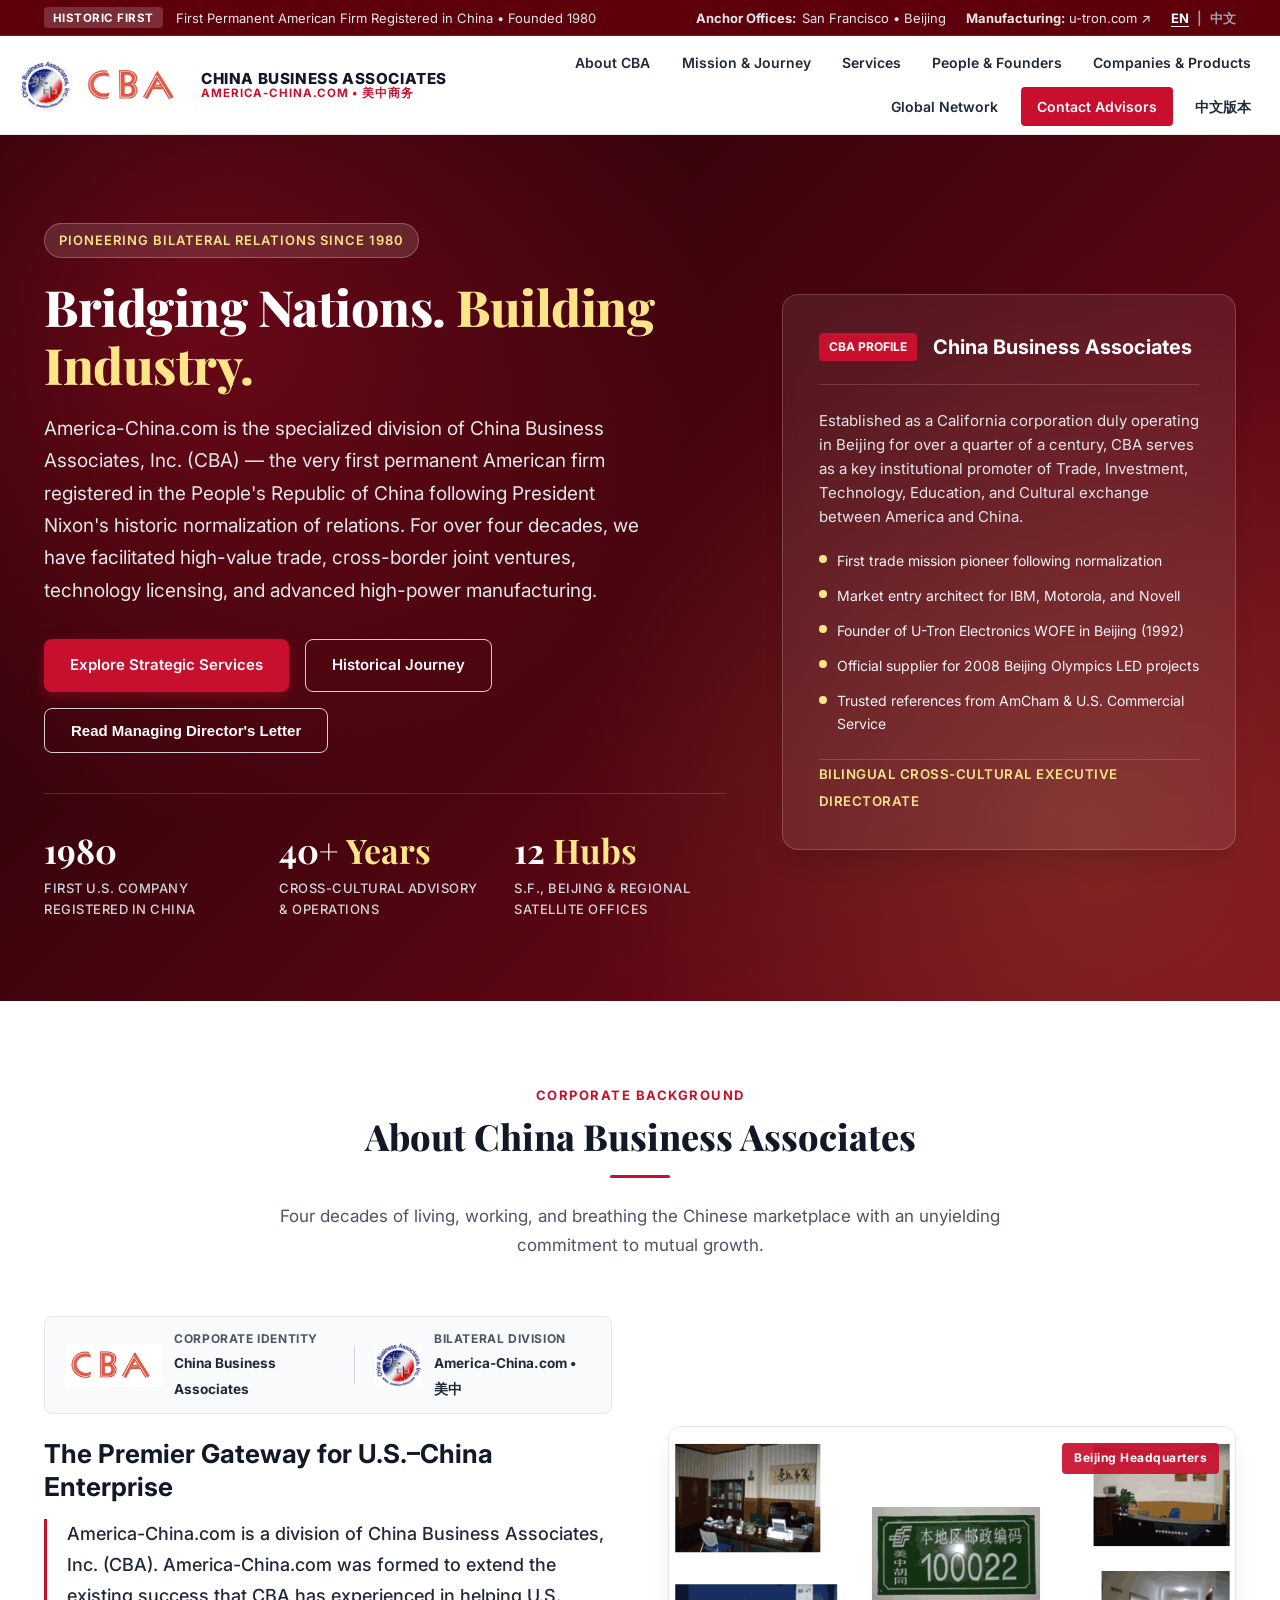
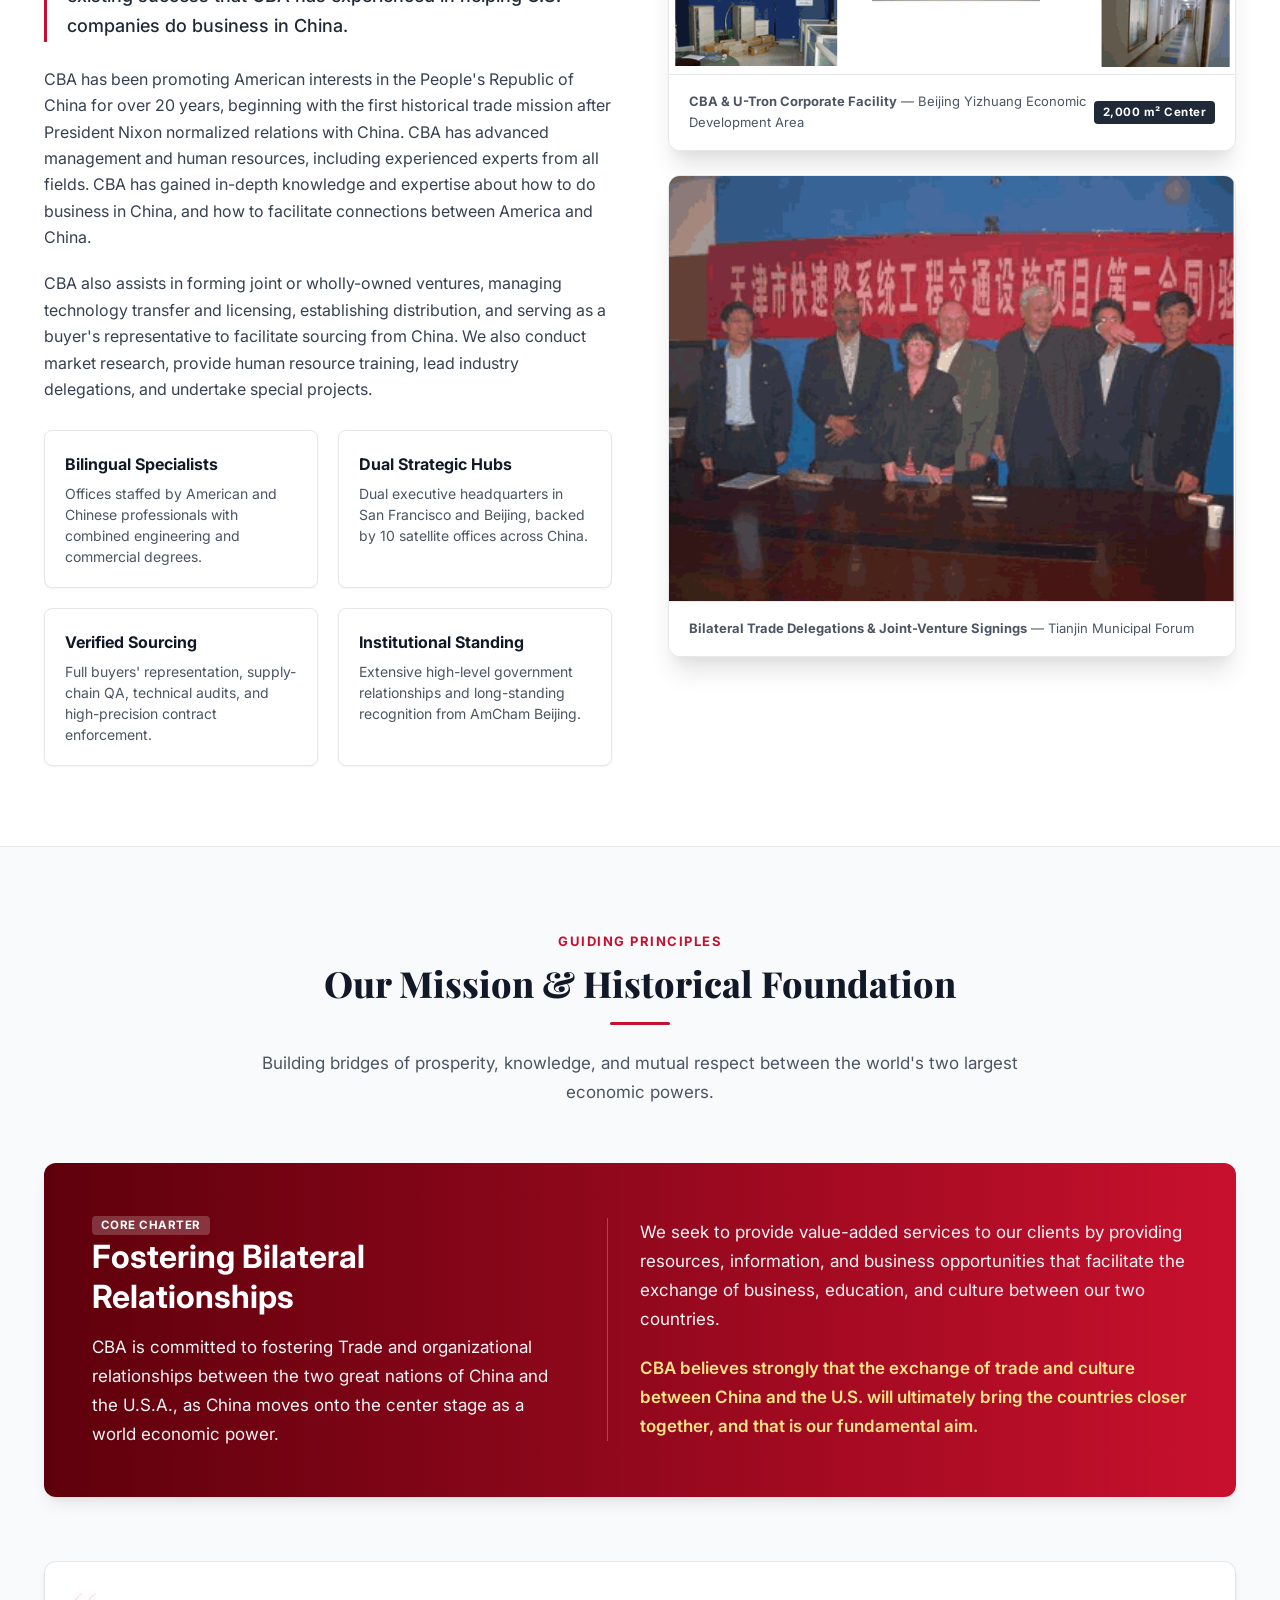
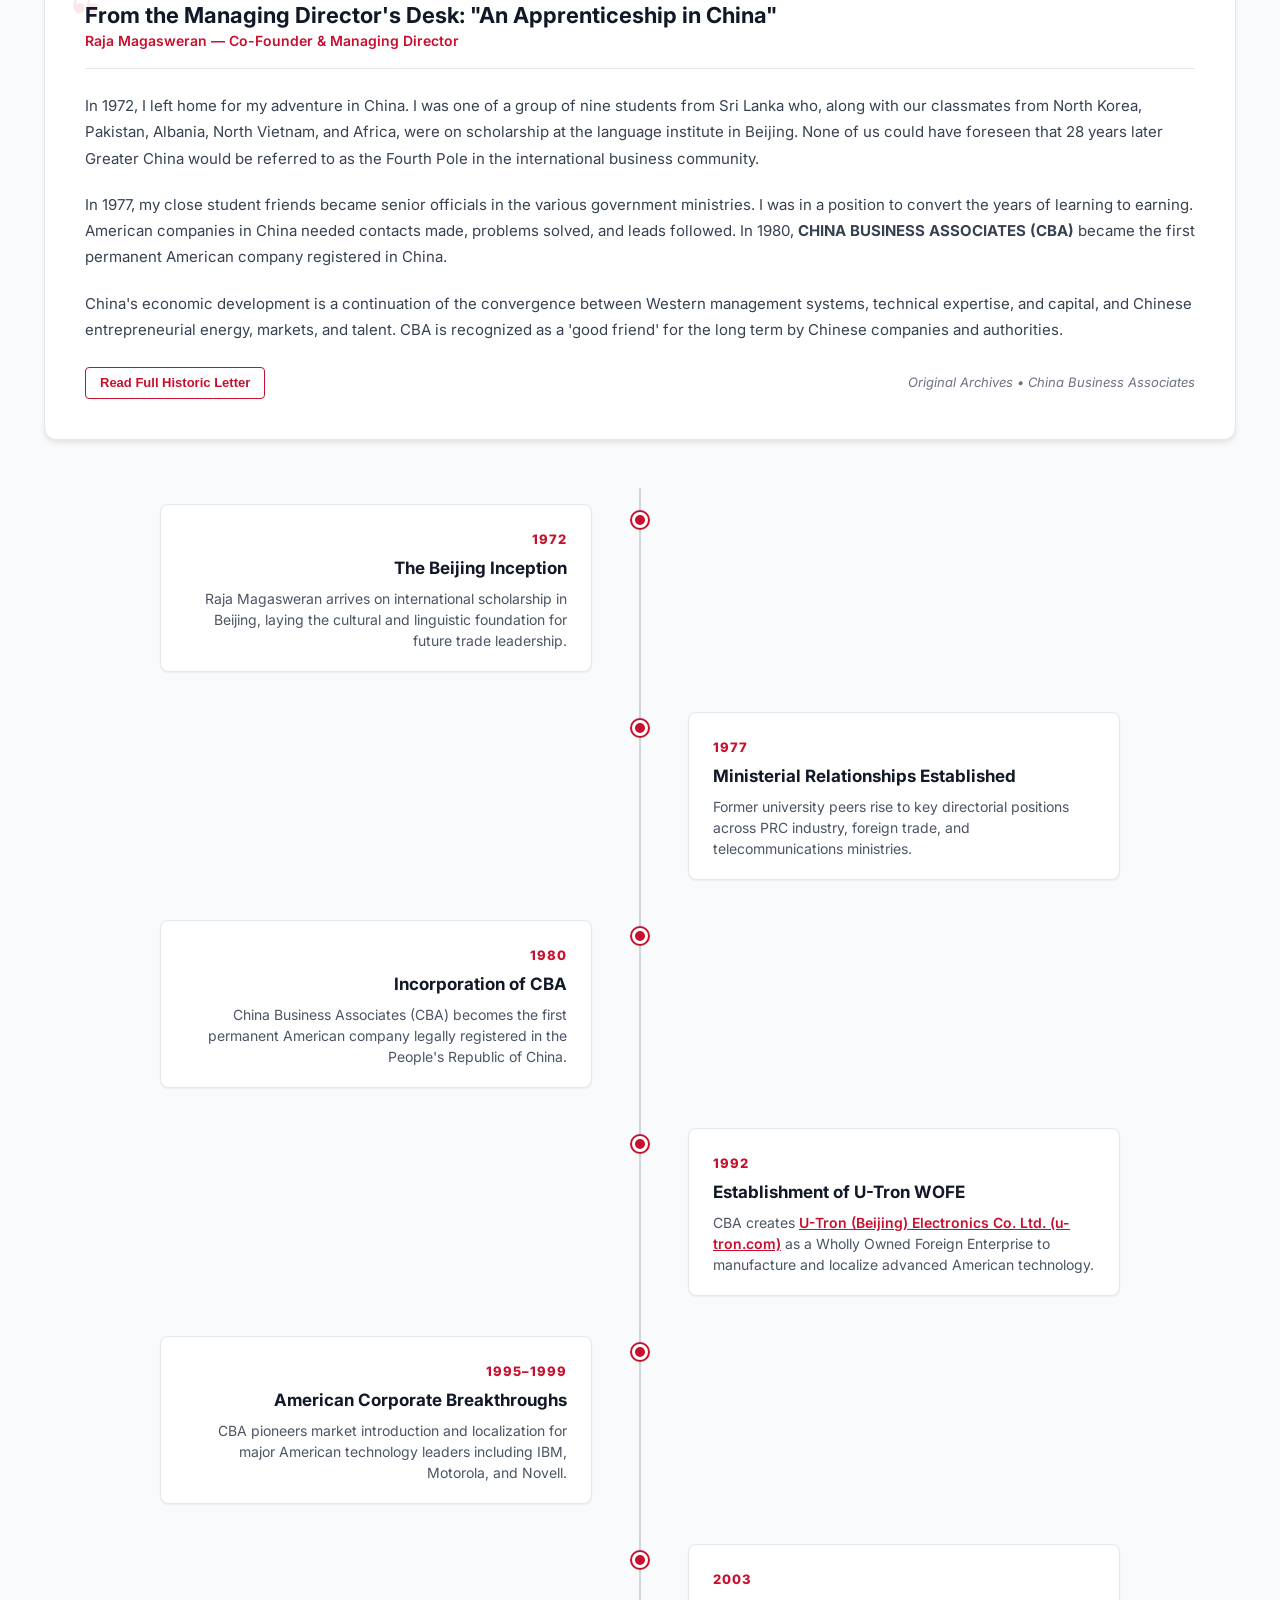
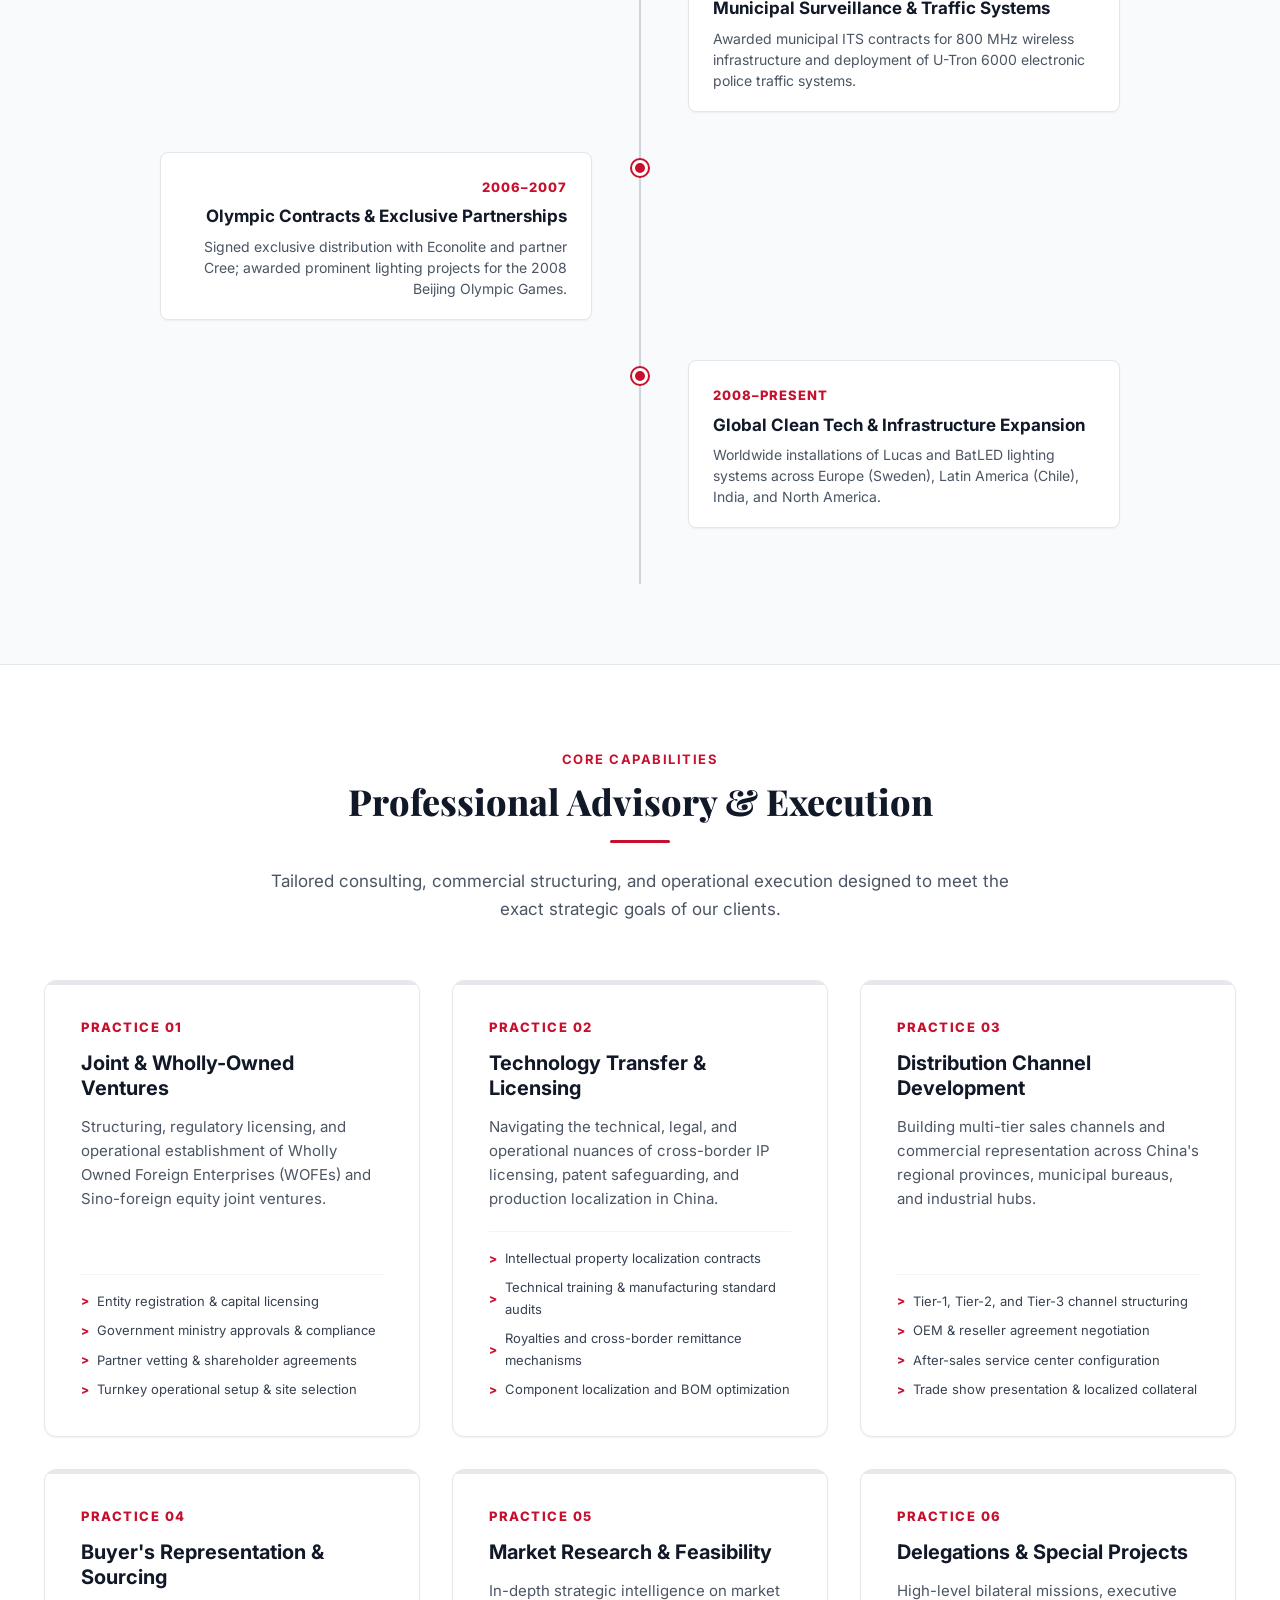
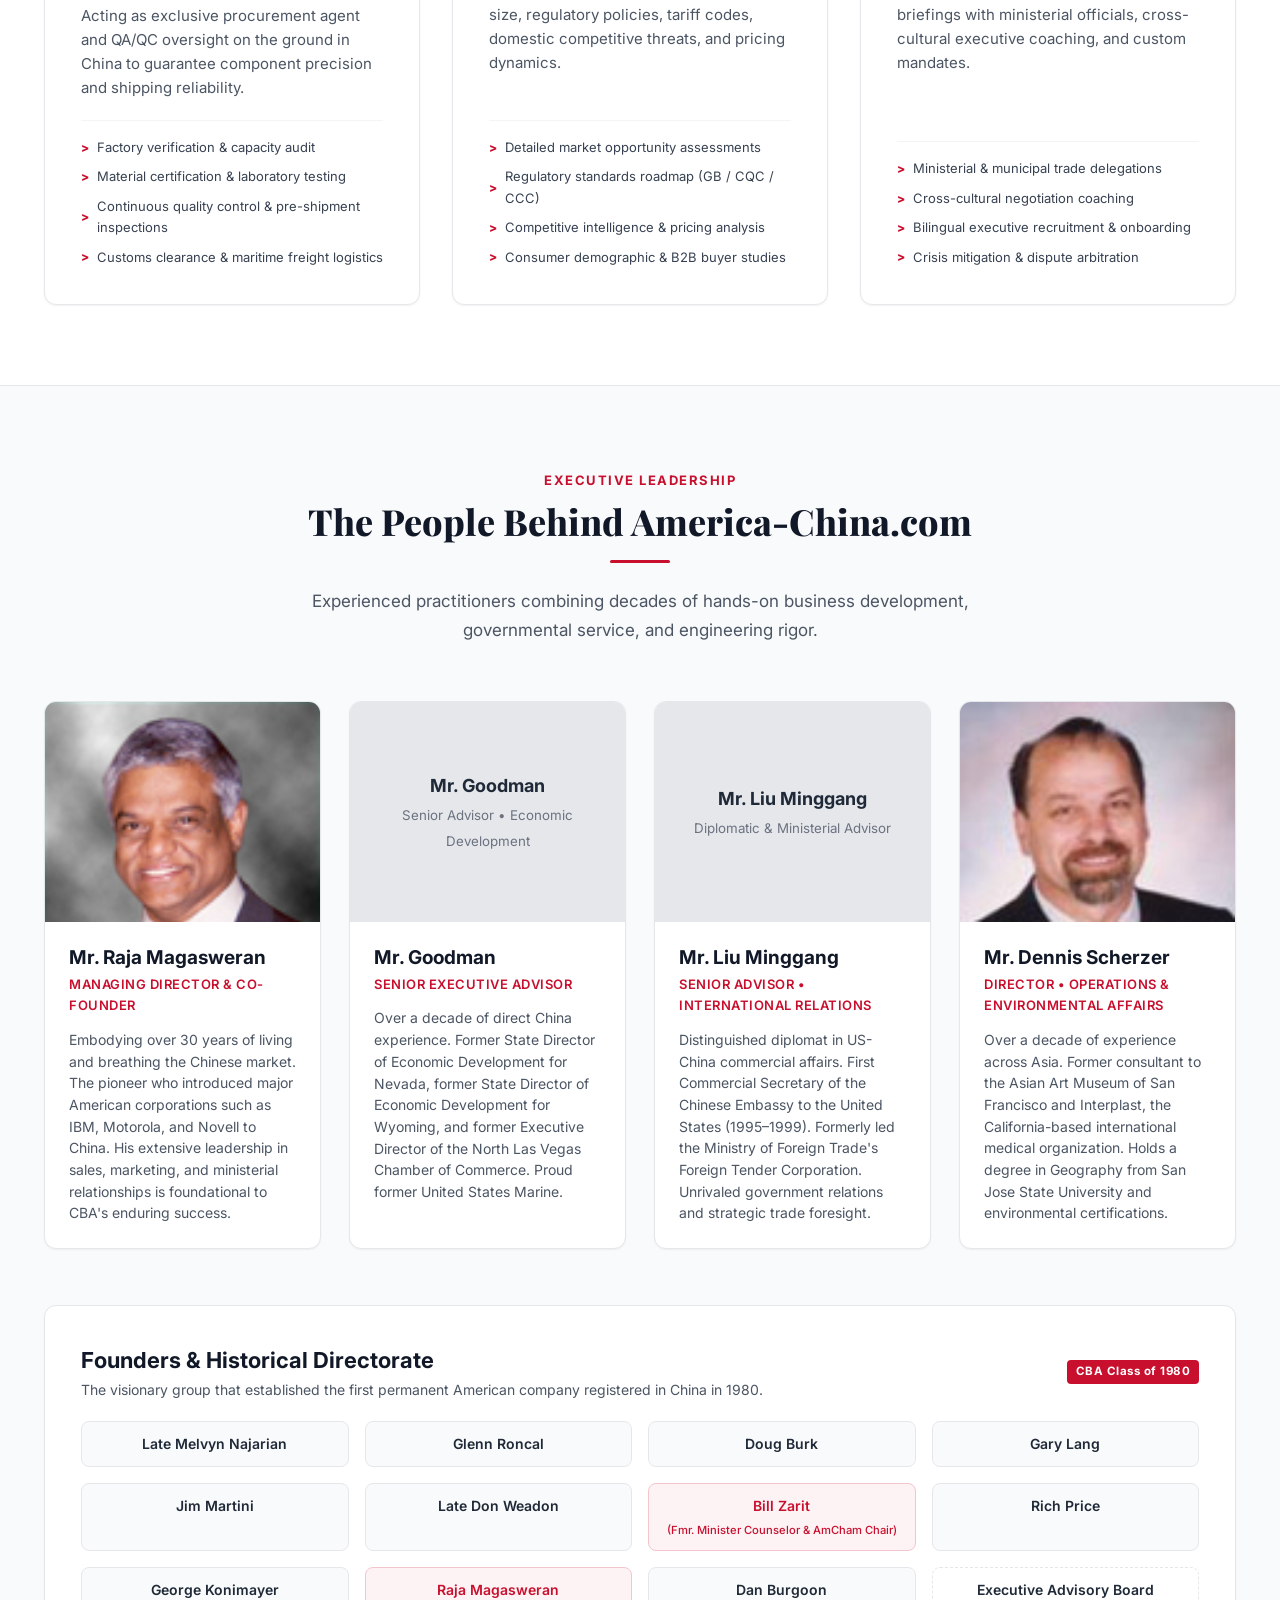
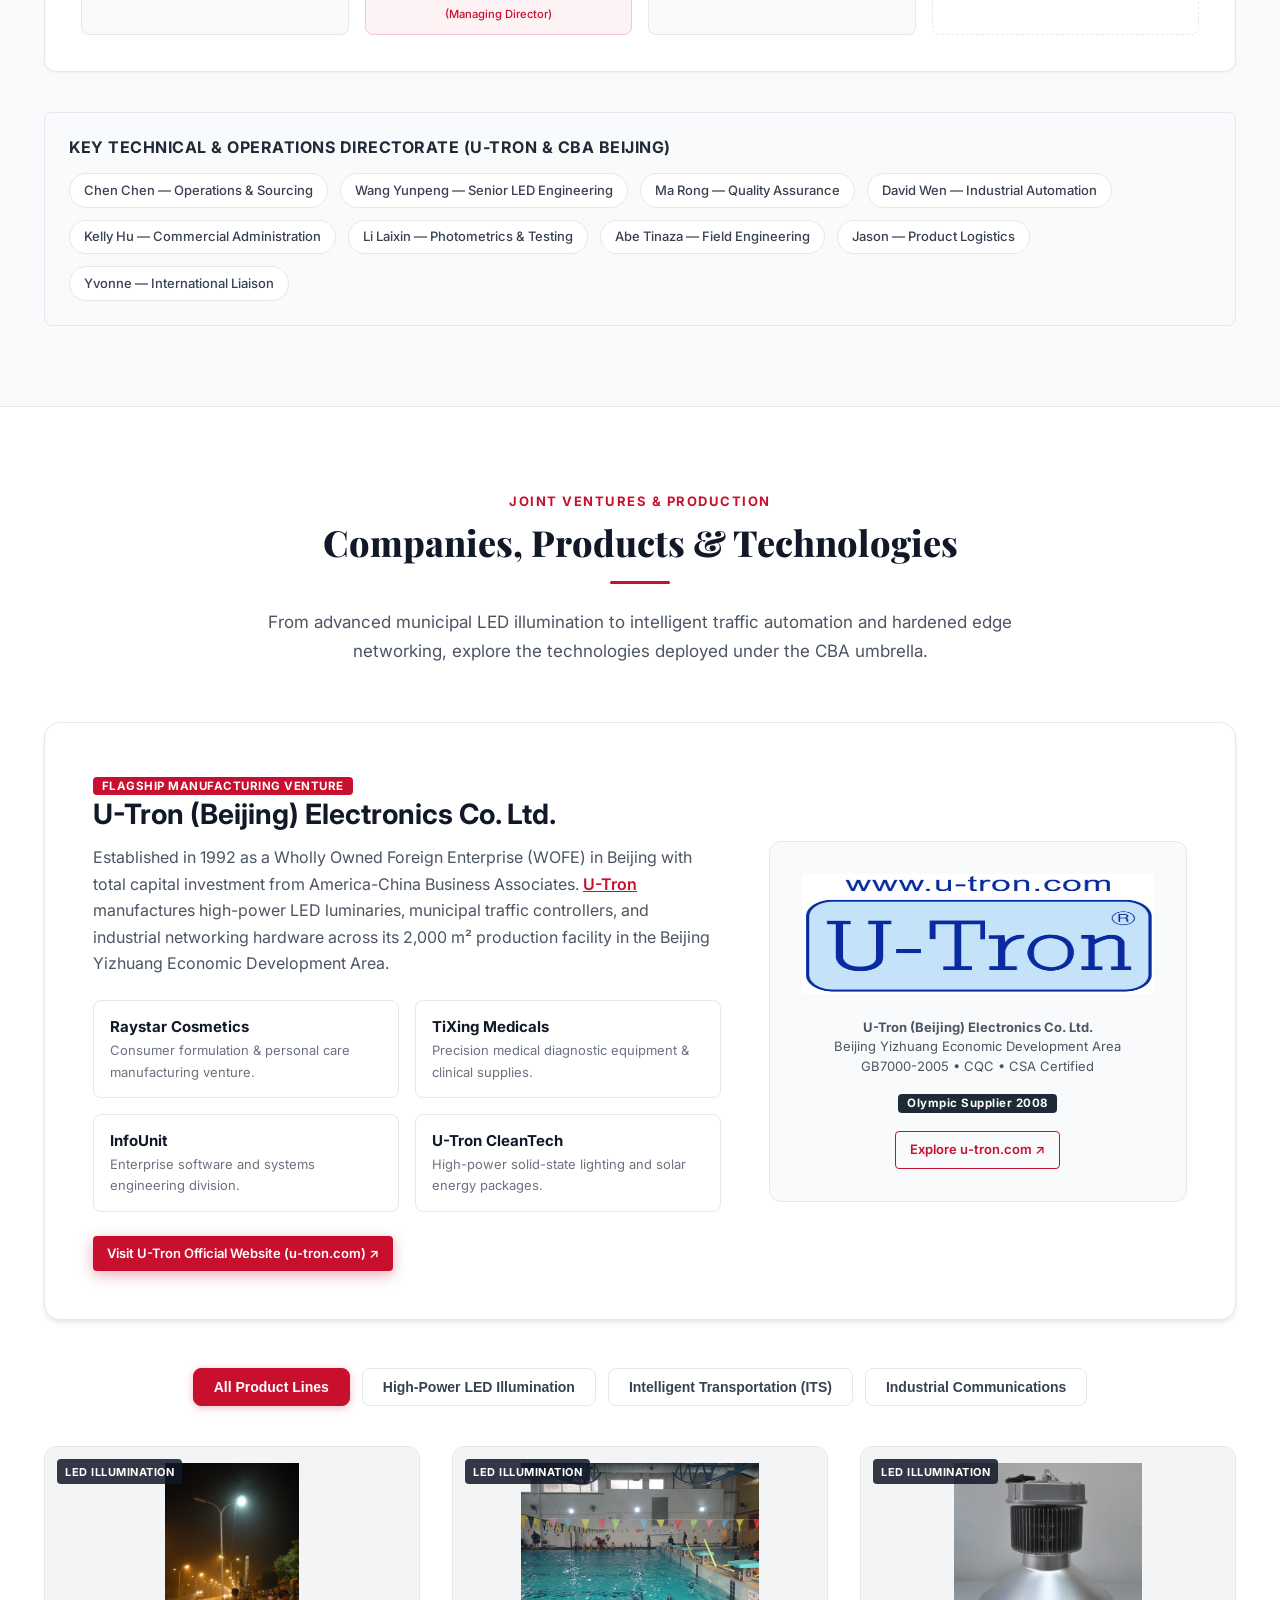
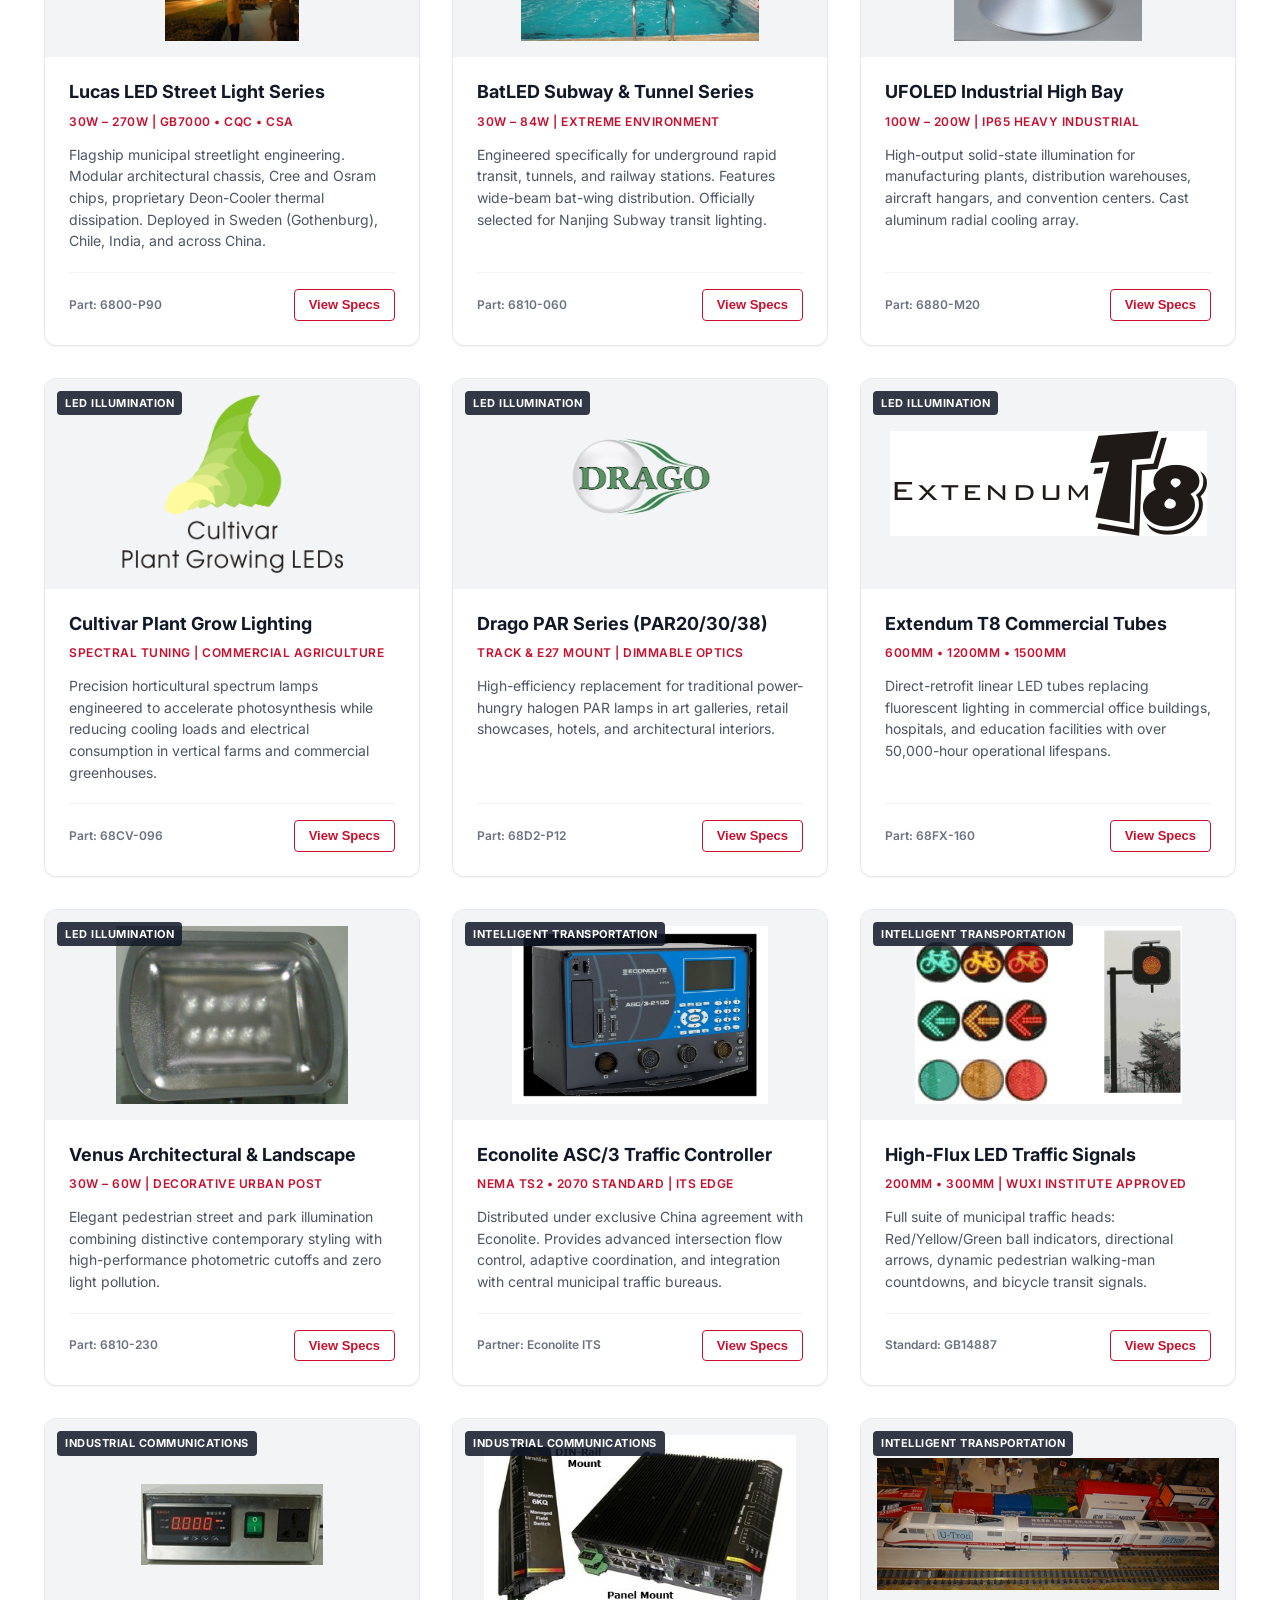
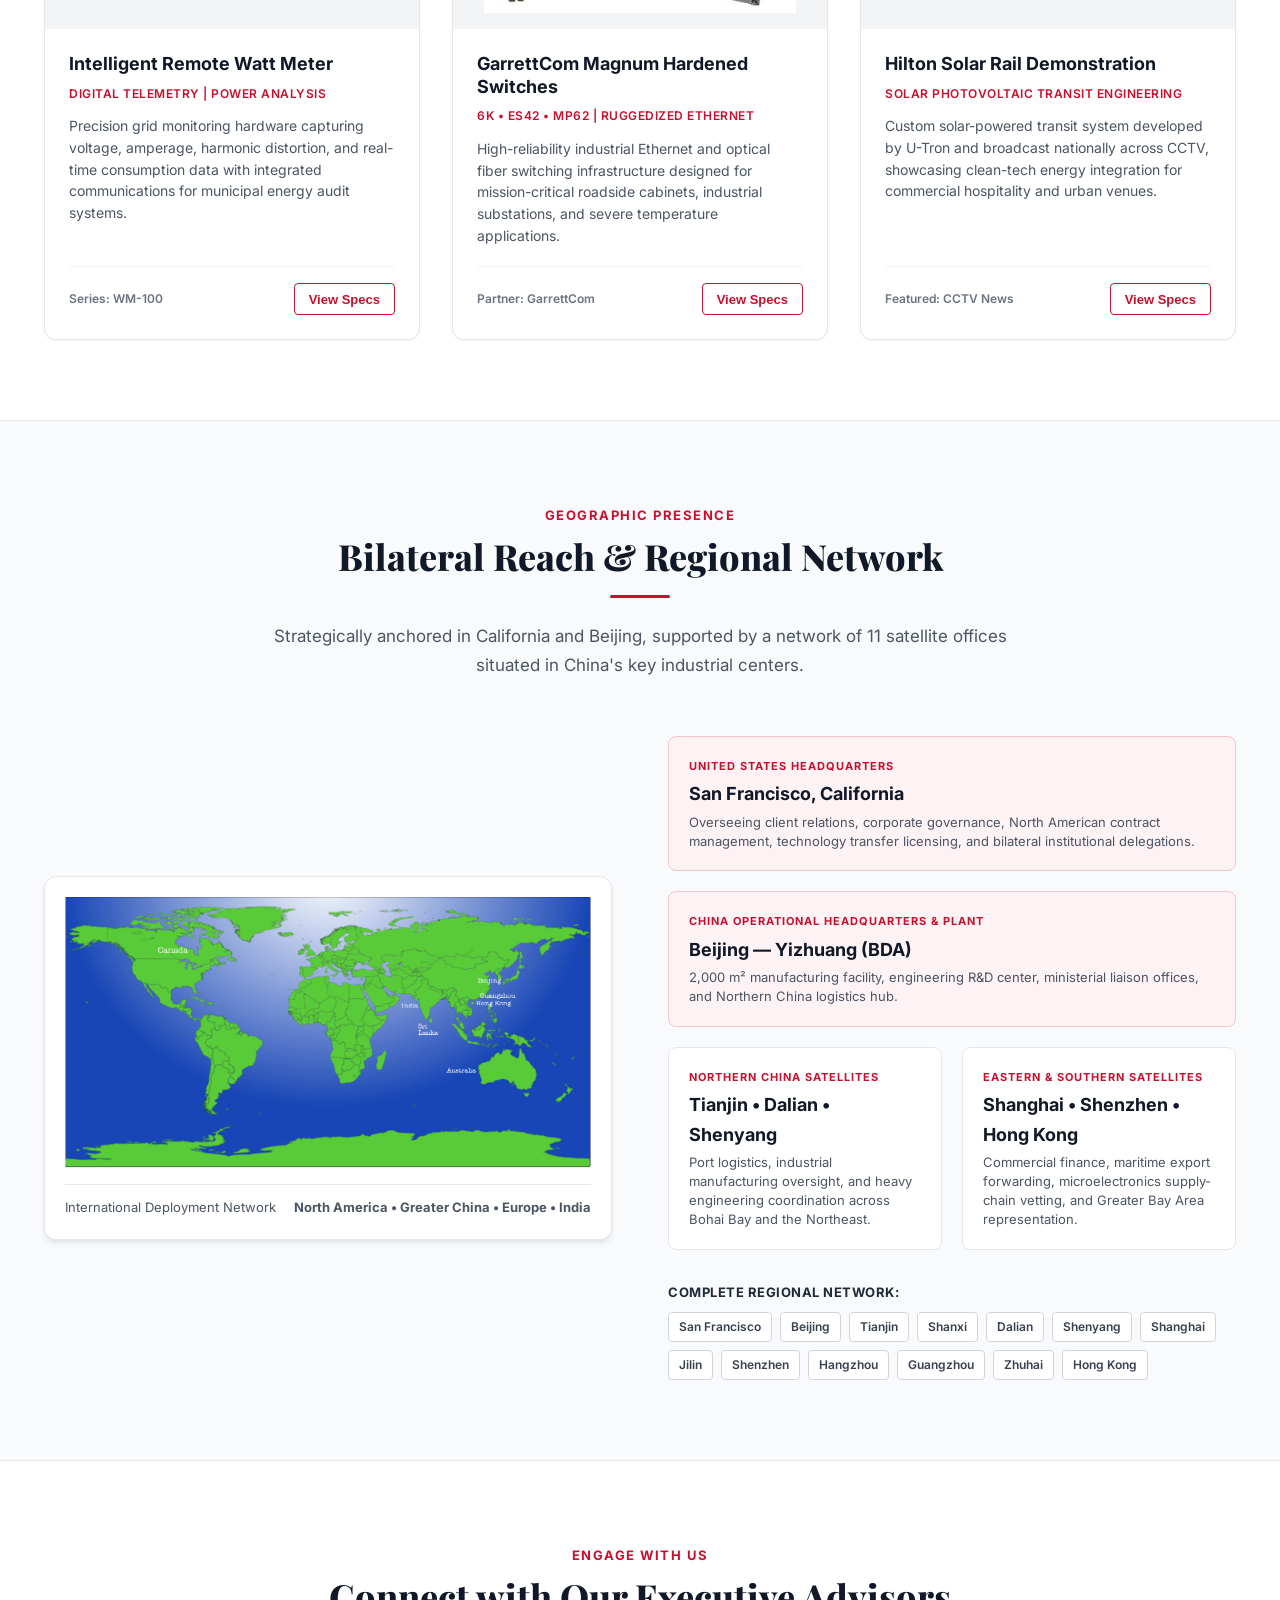
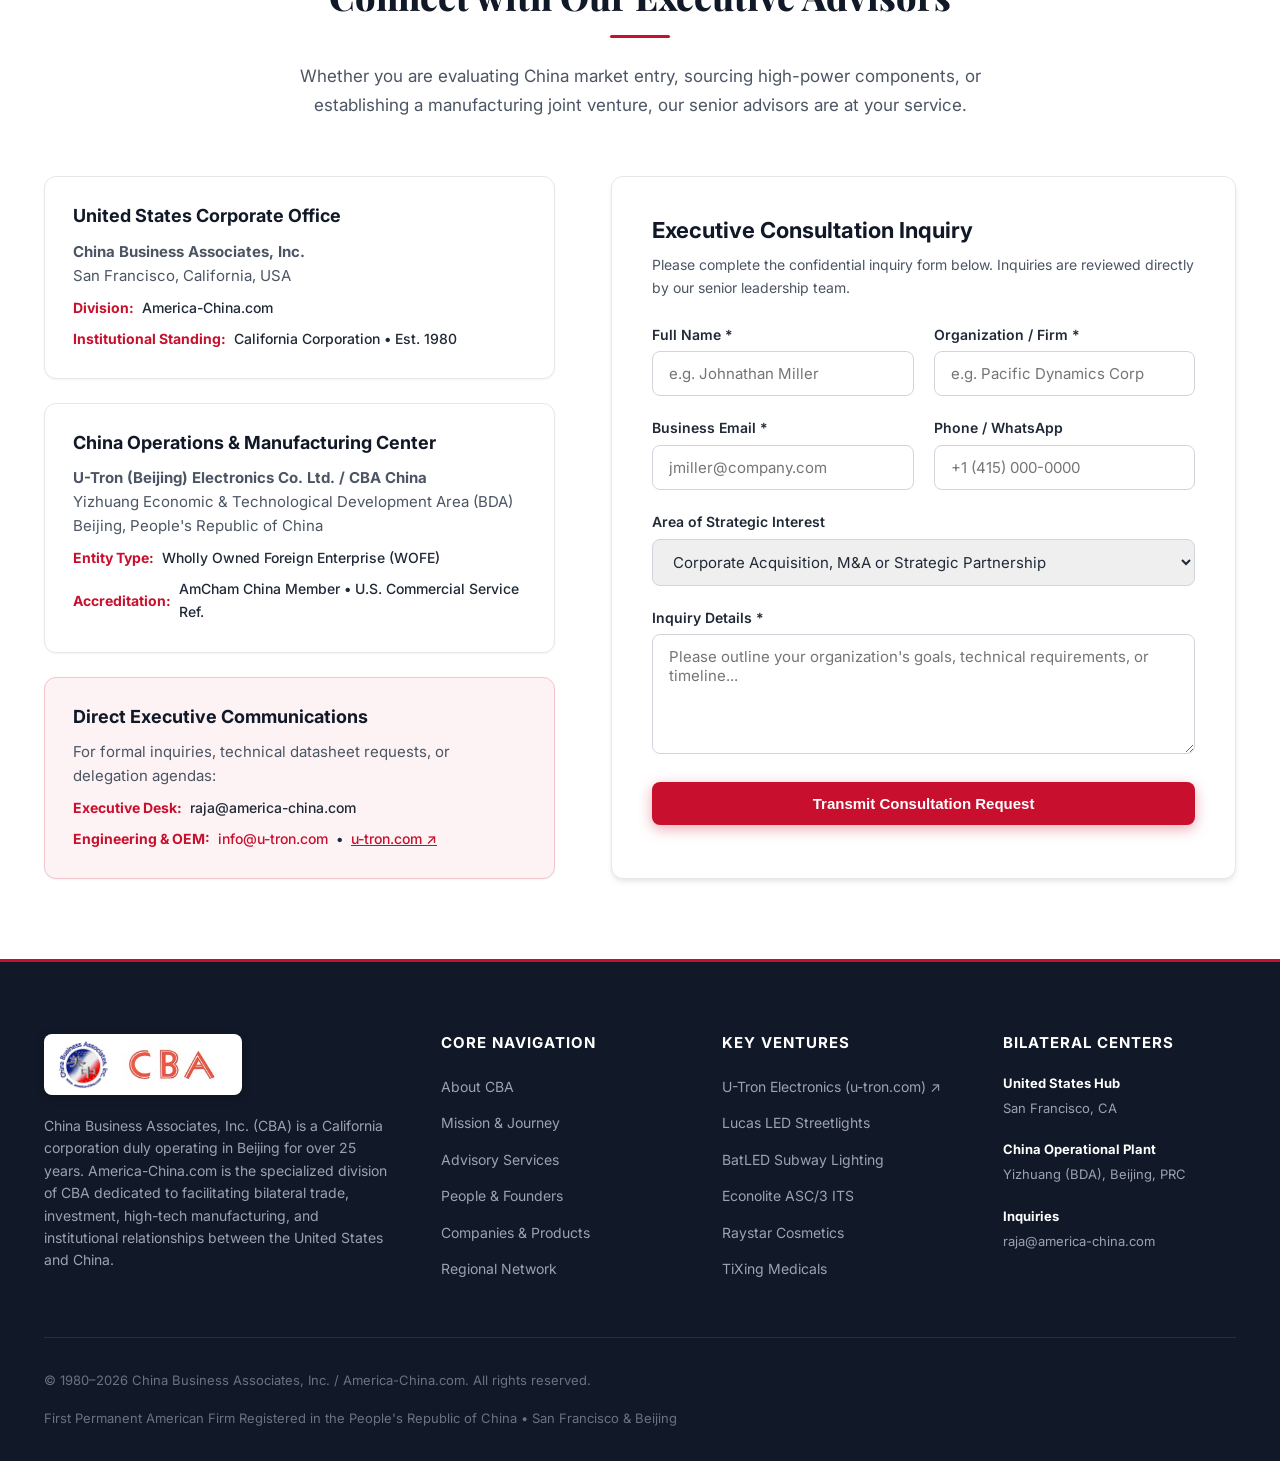
<file: index.html>
<!DOCTYPE html>
<html lang="en">
<head>
  <meta charset="UTF-8">
  <meta name="viewport" content="width=device-width, initial-scale=1.0">
  <title>China Business Associates (CBA) | US-China Trade &amp; Technology</title>
  <meta name="description" content="First US firm registered in China (1980). China Business Associates (CBA) facilitates bilateral trade, joint ventures, electronics manufacturing &amp; M&amp;A advisory.">
  <meta name="keywords" content="China Business Associates, CBA, America-China.com, US-China trade, WOFE China, China joint venture, foreign direct investment China, U-Tron, technology transfer China, bilateral business advisory, China company acquisition">
  <meta name="theme-color" content="#991b1b">
  <link rel="canonical" href="https://america-china.com/">
  <link rel="alternate" hreflang="en" href="https://america-china.com/">
  <link rel="alternate" hreflang="zh-CN" href="https://america-china.com/zh.html">
  <link rel="alternate" hreflang="x-default" href="https://america-china.com/">
  <link rel="stylesheet" href="css/style.css">
  <link rel="icon" type="image/jpeg" href="images/logos/meizhong-logo.jpg">
  <link rel="apple-touch-icon" href="images/logos/meizhong-logo.jpg">
  
  <!-- Open Graph / Social Sharing -->
  <meta property="og:type" content="website">
  <meta property="og:site_name" content="China Business Associates (CBA)">
  <meta property="og:title" content="China Business Associates (CBA) | US-China Trade &amp; Technology">
  <meta property="og:description" content="First US firm registered in China (1980). Over 40 years facilitating bilateral trade, joint ventures, technology licensing, and high-power electronics manufacturing.">
  <meta property="og:url" content="https://america-china.com/">
  <meta property="og:image" content="https://america-china.com/images/logos/meizhong-logo.jpg">
  <meta property="og:image:width" content="103">
  <meta property="og:image:height" content="97">
  <meta property="og:image:alt" content="America-China Official Seal">
  <meta property="og:locale" content="en_US">
  <meta property="og:locale:alternate" content="zh_CN">

  <!-- Twitter Cards -->
  <meta name="twitter:card" content="summary">
  <meta name="twitter:title" content="China Business Associates (CBA) | US-China Trade &amp; Technology">
  <meta name="twitter:description" content="First US firm registered in China (1980). Over 40 years facilitating bilateral trade, joint ventures, and advanced manufacturing.">
  <meta name="twitter:image" content="https://america-china.com/images/logos/meizhong-logo.jpg">

  <link rel="preconnect" href="https://fonts.googleapis.com">
  <link rel="preconnect" href="https://fonts.gstatic.com" crossorigin>
  <link href="https://fonts.googleapis.com/css2?family=Inter:wght@400;500;600;700;800;900&amp;family=Playfair+Display:ital,wght@0,600;0,700;0,800;1,600&amp;display=swap" rel="stylesheet">

  <!-- Structured Data (Schema.org JSON-LD) -->
  <script type="application/ld+json">
  {
    "@context": "https://schema.org",
    "@graph": [
      {
        "@type": "Corporation",
        "@id": "https://america-china.com/#organization",
        "name": "China Business Associates, Inc.",
        "alternateName": ["CBA", "America-China.com", "美中贸易联合公司"],
        "url": "https://america-china.com/",
        "logo": "https://america-china.com/images/logos/meizhong-logo.jpg",
        "foundingDate": "1980",
        "description": "First permanent American enterprise registered in the People's Republic of China (1980). Facilitating US-China bilateral trade, joint ventures, foreign direct investment, technology licensing, and advanced manufacturing for over four decades.",
        "address": [
          {
            "@type": "PostalAddress",
            "addressLocality": "San Francisco",
            "addressRegion": "CA",
            "addressCountry": "US"
          },
          {
            "@type": "PostalAddress",
            "streetAddress": "Beijing Economic-Technological Development Area (BDA)",
            "addressLocality": "Beijing",
            "postalCode": "100176",
            "addressCountry": "CN"
          }
        ],
        "subOrganization": {
          "@type": "Corporation",
          "@id": "https://u-tron.com/#organization",
          "name": "U-Tron (Beijing) Electronics Co. Ltd.",
          "url": "https://u-tron.com/"
        },
        "knowsAbout": [
          "US-China Bilateral Trade",
          "Wholly Owned Foreign Enterprise (WOFE)",
          "Cross-Border Joint Ventures",
          "Technology Transfer & Licensing",
          "Solid-State LED Lighting Manufacturing",
          "Intelligent Transportation Systems (ITS)"
        ]
      },
      {
        "@type": "WebSite",
        "@id": "https://america-china.com/#website",
        "url": "https://america-china.com/",
        "name": "China Business Associates",
        "publisher": {
          "@id": "https://america-china.com/#organization"
        },
        "inLanguage": ["en", "zh-CN"]
      }
    ]
  }
  </script>
</head>
<body>

  <!-- Top Executive Announcement Bar -->
  <div class="top-bar">
    <div class="container top-bar-content">
      <div class="top-bar-left">
        <span class="badge-tag">HISTORIC FIRST</span>
        <span>First Permanent American Firm Registered in China &bull; Founded 1980</span>
      </div>
      <div class="top-bar-right">
        <div class="top-bar-item">
          <strong>Anchor Offices:</strong> San Francisco &bull; Beijing
        </div>
        <div class="top-bar-item">
          <a href="https://u-tron.com" target="_blank" rel="noopener noreferrer" style="color: rgba(255, 255, 255, 0.9); text-decoration: none;" title="Visit U-Tron High-Tech Manufacturing WOFE">
            <strong>Manufacturing:</strong> u-tron.com &nearr;
          </a>
        </div>
        <div class="lang-switch" aria-label="Language selection">
          <span class="active">EN</span>
          <span>|</span>
          <a href="zh.html" class="lang-link" title="切换到中文版">中文</a>
        </div>
      </div>
    </div>
  </div>

  <!-- Main Navigation Bar -->
  <nav class="navbar" id="navbar">
    <div class="container nav-container">
      <a href="#home" class="logo-link" title="China Business Associates / America-China.com">
        <img src="images/logos/meizhong-logo.jpg" alt="America-China (美中) Official Seal" class="brand-logo-seal" decoding="async" width="103" height="97">
        <img src="images/logos/CBALogoS.jpg" alt="China Business Associates (CBA) Corporate Logo" class="brand-logo-cba" decoding="async" width="170" height="77">
        <div class="logo-text-block">
          <span class="logo-title">CHINA BUSINESS ASSOCIATES</span>
          <span class="logo-subtitle">AMERICA-CHINA.COM &bull; 美中商务</span>
        </div>
      </a>

      <button class="mobile-toggle" aria-label="Toggle navigation menu">
        <svg width="22" height="22" viewBox="0 0 24 24" fill="none" stroke="currentColor" stroke-width="2.2" stroke-linecap="round" stroke-linejoin="round">
          <line x1="3" y1="12" x2="21" y2="12"></line>
          <line x1="3" y1="6" x2="21" y2="6"></line>
          <line x1="3" y1="18" x2="21" y2="18"></line>
        </svg>
      </button>

      <ul class="nav-links">
        <li class="nav-item"><a href="#about">About CBA</a></li>
        <li class="nav-item"><a href="#mission">Mission &amp; Journey</a></li>
        <li class="nav-item"><a href="#services">Services</a></li>
        <li class="nav-item"><a href="#leadership">People &amp; Founders</a></li>
        <li class="nav-item"><a href="#products">Companies &amp; Products</a></li>
        <li class="nav-item"><a href="#network">Global Network</a></li>
        <li class="nav-item"><a href="#contact" class="nav-cta">Contact Advisors</a></li>
        <li class="nav-item mobile-only-lang"><a href="zh.html" class="lang-switch-mobile">中文版本</a></li>
      </ul>
    </div>
  </nav>

  <!-- Hero Section -->
  <header class="hero" id="home">
    <div class="container hero-grid">
      <div class="hero-content">
        <div class="hero-tag">
          Pioneering Bilateral Relations Since 1980
        </div>
        <h1 class="hero-title">
          Bridging Nations. <span>Building Industry.</span>
        </h1>
        <p class="hero-subtitle">
          America-China.com is the specialized division of China Business Associates, Inc. (CBA) &mdash; the very first permanent American firm registered in the People's Republic of China following President Nixon's historic normalization of relations. For over four decades, we have facilitated high-value trade, cross-border joint ventures, technology licensing, and advanced high-power manufacturing.
        </p>

        <div class="hero-buttons">
          <a href="#services" class="btn btn-primary">Explore Strategic Services</a>
          <a href="#mission" class="btn btn-outline-white">Historical Journey</a>
          <button type="button" class="btn btn-outline-white" id="readPresidentLetterBtn">Read Managing Director's Letter</button>
        </div>

        <div class="hero-metrics">
          <div class="metric-item">
            <div class="metric-num">1980</div>
            <div class="metric-label">First U.S. Company Registered in China</div>
          </div>
          <div class="metric-item">
            <div class="metric-num">40+ <span>Years</span></div>
            <div class="metric-label">Cross-Cultural Advisory &amp; Operations</div>
          </div>
          <div class="metric-item">
            <div class="metric-num">12 <span>Hubs</span></div>
            <div class="metric-label">S.F., Beijing &amp; Regional Satellite Offices</div>
          </div>
        </div>
      </div>

      <!-- Hero Summary Card -->
      <div class="hero-card">
        <div class="hero-card-header">
          <span class="hero-card-badge">CBA Profile</span>
          <div class="hero-card-title">China Business Associates</div>
        </div>
        <p>
          Established as a California corporation duly operating in Beijing for over a quarter of a century, CBA serves as a key institutional promoter of Trade, Investment, Technology, Education, and Cultural exchange between America and China.
        </p>
        <ul class="hero-card-highlights">
          <li>
            <span class="bullet-red"></span>
            <span>First trade mission pioneer following normalization</span>
          </li>
          <li>
            <span class="bullet-red"></span>
            <span>Market entry architect for IBM, Motorola, and Novell</span>
          </li>
          <li>
            <span class="bullet-red"></span>
            <span>Founder of U-Tron Electronics WOFE in Beijing (1992)</span>
          </li>
          <li>
            <span class="bullet-red"></span>
            <span>Official supplier for 2008 Beijing Olympics LED projects</span>
          </li>
          <li>
            <span class="bullet-red"></span>
            <span>Trusted references from AmCham &amp; U.S. Commercial Service</span>
          </li>
        </ul>
        <div style="margin-top: 1.5rem; pt-2; border-top: 1px solid rgba(255,255,255,0.15);">
          <small style="color: #FCE588; font-weight: 600; text-transform: uppercase; letter-spacing: 0.5px;">Bilingual Cross-Cultural Executive Directorate</small>
        </div>
      </div>
    </div>
  </header>

  <!-- Section: About Us & Company Profile -->
  <section class="section" id="about">
    <div class="container">
      <div class="section-header">
        <span class="section-kicker">Corporate Background</span>
        <h2 class="section-title">About China Business Associates</h2>
        <div class="divider-red"></div>
        <p class="section-desc">
          Four decades of living, working, and breathing the Chinese marketplace with an unyielding commitment to mutual growth.
        </p>
      </div>

      <div class="profile-grid">
        <div class="profile-text">
          <div class="brand-badges-row">
            <div class="brand-badge-card">
              <img src="images/logos/CBALogoS.jpg" alt="China Business Associates (CBA) Corporate Logo" decoding="async" loading="lazy" width="170" height="77">
              <div>
                <div class="brand-badge-caption">Corporate Identity</div>
                <strong style="font-size: 0.85rem; color: var(--neutral-800);">China Business Associates</strong>
              </div>
            </div>
            <div class="brand-badge-divider"></div>
            <div class="brand-badge-card">
              <img src="images/logos/meizhong-logo.jpg" alt="America-China (美中) Historic Seal" decoding="async" loading="lazy" width="103" height="97">
              <div>
                <div class="brand-badge-caption">Bilateral Division</div>
                <strong style="font-size: 0.85rem; color: var(--neutral-800);">America-China.com &bull; 美中</strong>
              </div>
            </div>
          </div>
          <h3>The Premier Gateway for U.S.&ndash;China Enterprise</h3>
          <p class="lead-p">
            America-China.com is a division of China Business Associates, Inc. (CBA). America-China.com was formed to extend the existing success that CBA has experienced in helping U.S. companies do business in China.
          </p>
          <p>
            CBA has been promoting American interests in the People's Republic of China for over 20 years, beginning with the first historical trade mission after President Nixon normalized relations with China. CBA has advanced management and human resources, including experienced experts from all fields. CBA has gained in-depth knowledge and expertise about how to do business in China, and how to facilitate connections between America and China.
          </p>
          <p>
            CBA also assists in forming joint or wholly-owned ventures, managing technology transfer and licensing, establishing distribution, and serving as a buyer's representative to facilitate sourcing from China. We also conduct market research, provide human resource training, lead industry delegations, and undertake special projects.
          </p>

          <div class="profile-features">
            <div class="feature-box">
              <div class="feature-box-title">Bilingual Specialists</div>
              <p class="feature-box-text">Offices staffed by American and Chinese professionals with combined engineering and commercial degrees.</p>
            </div>
            <div class="feature-box">
              <div class="feature-box-title">Dual Strategic Hubs</div>
              <p class="feature-box-text">Dual executive headquarters in San Francisco and Beijing, backed by 10 satellite offices across China.</p>
            </div>
            <div class="feature-box">
              <div class="feature-box-title">Verified Sourcing</div>
              <p class="feature-box-text">Full buyers' representation, supply-chain QA, technical audits, and high-precision contract enforcement.</p>
            </div>
            <div class="feature-box">
              <div class="feature-box-title">Institutional Standing</div>
              <p class="feature-box-text">Extensive high-level government relationships and long-standing recognition from AmCham Beijing.</p>
            </div>
          </div>
        </div>

        <div class="profile-visual">
          <div class="visual-frame">
            <span class="visual-badge">Beijing Headquarters</span>
            <img src="images/about/beijing-office.gif" alt="CBA and U-Tron Beijing Headquarters" decoding="async" loading="lazy" width="636" height="278">
            <div class="visual-caption">
              <div>
                <strong>CBA &amp; U-Tron Corporate Facility</strong> &mdash; Beijing Yizhuang Economic Development Area
              </div>
              <span class="badge-tag" style="background: var(--neutral-800);">2,000 m&sup2; Center</span>
            </div>
          </div>

          <div class="visual-frame" style="margin-top: 1.5rem;">
            <img src="images/about/tianjin-signing.gif" alt="CBA Tianjin Signing Ceremony" decoding="async" loading="lazy" width="378" height="284">
            <div class="visual-caption">
              <div>
                <strong>Bilateral Trade Delegations &amp; Joint-Venture Signings</strong> &mdash; Tianjin Municipal Forum
              </div>
            </div>
          </div>
        </div>
      </div>
    </div>
  </section>

  <!-- Section: Mission & Founding Journey -->
  <section class="section section-alt" id="mission">
    <div class="container">
      <div class="section-header">
        <span class="section-kicker">Guiding Principles</span>
        <h2 class="section-title">Our Mission &amp; Historical Foundation</h2>
        <div class="divider-red"></div>
        <p class="section-desc">
          Building bridges of prosperity, knowledge, and mutual respect between the world's two largest economic powers.
        </p>
      </div>

      <!-- Mission Statement Banner -->
      <div class="mission-banner">
        <div class="mission-grid">
          <div>
            <span class="badge-tag" style="background: rgba(255,255,255,0.2); margin-bottom: 0.75rem;">CORE CHARTER</span>
            <h3>Fostering Bilateral Relationships</h3>
            <p>
              CBA is committed to fostering Trade and organizational relationships between the two great nations of China and the U.S.A., as China moves onto the center stage as a world economic power.
            </p>
          </div>
          <div style="border-left: 1px solid rgba(255,255,255,0.25); padding-left: 2rem;">
            <p>
              We seek to provide value-added services to our clients by providing resources, information, and business opportunities that facilitate the exchange of business, education, and culture between our two countries.
            </p>
            <p style="font-weight: 600; color: #FCE588; margin-bottom: 0;">
              CBA believes strongly that the exchange of trade and culture between China and the U.S. will ultimately bring the countries closer together, and that is our fundamental aim.
            </p>
          </div>
        </div>
      </div>

      <!-- Letter Preview Card -->
      <div class="letter-preview-card">
        <div class="quote-mark">&ldquo;</div>
        <div class="letter-header">
          <h4>From the Managing Director's Desk: "An Apprenticeship in China"</h4>
          <div class="letter-author">Raja Magasweran &mdash; Co-Founder &amp; Managing Director</div>
        </div>
        <div class="letter-body">
          <p>
            In 1972, I left home for my adventure in China. I was one of a group of nine students from Sri Lanka who, along with our classmates from North Korea, Pakistan, Albania, North Vietnam, and Africa, were on scholarship at the language institute in Beijing. None of us could have foreseen that 28 years later Greater China would be referred to as the Fourth Pole in the international business community.
          </p>
          <p>
            In 1977, my close student friends became senior officials in the various government ministries. I was in a position to convert the years of learning to earning. American companies in China needed contacts made, problems solved, and leads followed. In 1980, <strong>CHINA BUSINESS ASSOCIATES (CBA)</strong> became the first permanent American company registered in China.
          </p>
          <p>
            China's economic development is a continuation of the convergence between Western management systems, technical expertise, and capital, and Chinese entrepreneurial energy, markets, and talent. CBA is recognized as a 'good friend' for the long term by Chinese companies and authorities.
          </p>
        </div>
        <div style="margin-top: 1.5rem; display: flex; justify-content: space-between; align-items: center; flex-wrap: wrap; gap: 1rem;">
          <button type="button" class="btn btn-outline-red btn-sm" id="readPresidentLetterBtn2" onclick="document.getElementById('readPresidentLetterBtn').click();">Read Full Historic Letter</button>
          <span style="font-size: 0.8125rem; color: var(--neutral-500); font-style: italic;">Original Archives &bull; China Business Associates</span>
        </div>
      </div>

      <!-- Milestones Timeline -->
      <div class="timeline">
        <div class="timeline-item">
          <div class="timeline-dot"></div>
          <div class="timeline-content">
            <span class="timeline-year">1972</span>
            <div class="timeline-title">The Beijing Inception</div>
            <p class="timeline-desc">Raja Magasweran arrives on international scholarship in Beijing, laying the cultural and linguistic foundation for future trade leadership.</p>
          </div>
        </div>

        <div class="timeline-item">
          <div class="timeline-dot"></div>
          <div class="timeline-content">
            <span class="timeline-year">1977</span>
            <div class="timeline-title">Ministerial Relationships Established</div>
            <p class="timeline-desc">Former university peers rise to key directorial positions across PRC industry, foreign trade, and telecommunications ministries.</p>
          </div>
        </div>

        <div class="timeline-item">
          <div class="timeline-dot"></div>
          <div class="timeline-content">
            <span class="timeline-year">1980</span>
            <div class="timeline-title">Incorporation of CBA</div>
            <p class="timeline-desc">China Business Associates (CBA) becomes the first permanent American company legally registered in the People's Republic of China.</p>
          </div>
        </div>

        <div class="timeline-item">
          <div class="timeline-dot"></div>
          <div class="timeline-content">
            <span class="timeline-year">1992</span>
            <div class="timeline-title">Establishment of U-Tron WOFE</div>
            <p class="timeline-desc">CBA creates <a href="https://u-tron.com" target="_blank" rel="noopener noreferrer" style="color: var(--primary-red); font-weight: 600; text-decoration: underline;">U-Tron (Beijing) Electronics Co. Ltd. (u-tron.com)</a> as a Wholly Owned Foreign Enterprise to manufacture and localize advanced American technology.</p>
          </div>
        </div>

        <div class="timeline-item">
          <div class="timeline-dot"></div>
          <div class="timeline-content">
            <span class="timeline-year">1995&ndash;1999</span>
            <div class="timeline-title">American Corporate Breakthroughs</div>
            <p class="timeline-desc">CBA pioneers market introduction and localization for major American technology leaders including IBM, Motorola, and Novell.</p>
          </div>
        </div>

        <div class="timeline-item">
          <div class="timeline-dot"></div>
          <div class="timeline-content">
            <span class="timeline-year">2003</span>
            <div class="timeline-title">Municipal Surveillance &amp; Traffic Systems</div>
            <p class="timeline-desc">Awarded municipal ITS contracts for 800 MHz wireless infrastructure and deployment of U-Tron 6000 electronic police traffic systems.</p>
          </div>
        </div>

        <div class="timeline-item">
          <div class="timeline-dot"></div>
          <div class="timeline-content">
            <span class="timeline-year">2006&ndash;2007</span>
            <div class="timeline-title">Olympic Contracts &amp; Exclusive Partnerships</div>
            <p class="timeline-desc">Signed exclusive distribution with Econolite and partner Cree; awarded prominent lighting projects for the 2008 Beijing Olympic Games.</p>
          </div>
        </div>

        <div class="timeline-item">
          <div class="timeline-dot"></div>
          <div class="timeline-content">
            <span class="timeline-year">2008&ndash;PRESENT</span>
            <div class="timeline-title">Global Clean Tech &amp; Infrastructure Expansion</div>
            <p class="timeline-desc">Worldwide installations of Lucas and BatLED lighting systems across Europe (Sweden), Latin America (Chile), India, and North America.</p>
          </div>
        </div>
      </div>
    </div>
  </section>

  <!-- Section: Strategic Services -->
  <section class="section" id="services">
    <div class="container">
      <div class="section-header">
        <span class="section-kicker">Core Capabilities</span>
        <h2 class="section-title">Professional Advisory &amp; Execution</h2>
        <div class="divider-red"></div>
        <p class="section-desc">
          Tailored consulting, commercial structuring, and operational execution designed to meet the exact strategic goals of our clients.
        </p>
      </div>

      <div class="services-grid">
        <!-- Service 1 -->
        <div class="service-card">
          <span class="service-num">PRACTICE 01</span>
          <h3 class="service-title">Joint &amp; Wholly-Owned Ventures</h3>
          <p class="service-desc">
            Structuring, regulatory licensing, and operational establishment of Wholly Owned Foreign Enterprises (WOFEs) and Sino-foreign equity joint ventures.
          </p>
          <ul class="service-list">
            <li>Entity registration &amp; capital licensing</li>
            <li>Government ministry approvals &amp; compliance</li>
            <li>Partner vetting &amp; shareholder agreements</li>
            <li>Turnkey operational setup &amp; site selection</li>
          </ul>
        </div>

        <!-- Service 2 -->
        <div class="service-card">
          <span class="service-num">PRACTICE 02</span>
          <h3 class="service-title">Technology Transfer &amp; Licensing</h3>
          <p class="service-desc">
            Navigating the technical, legal, and operational nuances of cross-border IP licensing, patent safeguarding, and production localization in China.
          </p>
          <ul class="service-list">
            <li>Intellectual property localization contracts</li>
            <li>Technical training &amp; manufacturing standard audits</li>
            <li>Royalties and cross-border remittance mechanisms</li>
            <li>Component localization and BOM optimization</li>
          </ul>
        </div>

        <!-- Service 3 -->
        <div class="service-card">
          <span class="service-num">PRACTICE 03</span>
          <h3 class="service-title">Distribution Channel Development</h3>
          <p class="service-desc">
            Building multi-tier sales channels and commercial representation across China's regional provinces, municipal bureaus, and industrial hubs.
          </p>
          <ul class="service-list">
            <li>Tier-1, Tier-2, and Tier-3 channel structuring</li>
            <li>OEM &amp; reseller agreement negotiation</li>
            <li>After-sales service center configuration</li>
            <li>Trade show presentation &amp; localized collateral</li>
          </ul>
        </div>

        <!-- Service 4 -->
        <div class="service-card">
          <span class="service-num">PRACTICE 04</span>
          <h3 class="service-title">Buyer's Representation &amp; Sourcing</h3>
          <p class="service-desc">
            Acting as exclusive procurement agent and QA/QC oversight on the ground in China to guarantee component precision and shipping reliability.
          </p>
          <ul class="service-list">
            <li>Factory verification &amp; capacity audit</li>
            <li>Material certification &amp; laboratory testing</li>
            <li>Continuous quality control &amp; pre-shipment inspections</li>
            <li>Customs clearance &amp; maritime freight logistics</li>
          </ul>
        </div>

        <!-- Service 5 -->
        <div class="service-card">
          <span class="service-num">PRACTICE 05</span>
          <h3 class="service-title">Market Research &amp; Feasibility</h3>
          <p class="service-desc">
            In-depth strategic intelligence on market size, regulatory policies, tariff codes, domestic competitive threats, and pricing dynamics.
          </p>
          <ul class="service-list">
            <li>Detailed market opportunity assessments</li>
            <li>Regulatory standards roadmap (GB / CQC / CCC)</li>
            <li>Competitive intelligence &amp; pricing analysis</li>
            <li>Consumer demographic &amp; B2B buyer studies</li>
          </ul>
        </div>

        <!-- Service 6 -->
        <div class="service-card">
          <span class="service-num">PRACTICE 06</span>
          <h3 class="service-title">Delegations &amp; Special Projects</h3>
          <p class="service-desc">
            High-level bilateral missions, executive briefings with ministerial officials, cross-cultural executive coaching, and custom mandates.
          </p>
          <ul class="service-list">
            <li>Ministerial &amp; municipal trade delegations</li>
            <li>Cross-cultural negotiation coaching</li>
            <li>Bilingual executive recruitment &amp; onboarding</li>
            <li>Crisis mitigation &amp; dispute arbitration</li>
          </ul>
        </div>
      </div>
    </div>
  </section>

  <!-- Section: People & Leadership -->
  <section class="section section-alt" id="leadership">
    <div class="container">
      <div class="section-header">
        <span class="section-kicker">Executive Leadership</span>
        <h2 class="section-title">The People Behind America-China.com</h2>
        <div class="divider-red"></div>
        <p class="section-desc">
          Experienced practitioners combining decades of hands-on business development, governmental service, and engineering rigor.
        </p>
      </div>

      <!-- Management Team Grid -->
      <div class="team-grid">
        <!-- Raja Magasweran -->
        <div class="team-card">
          <div class="team-img-wrap">
            <img src="images/team/raja-magasweran.jpg" alt="Mr. Raja Magasweran" decoding="async" loading="lazy" width="106" height="120">
          </div>
          <div class="team-info">
            <h3 class="team-name">Mr. Raja Magasweran</h3>
            <span class="team-role">Managing Director &amp; Co-Founder</span>
            <p class="team-bio">
              Embodying over 30 years of living and breathing the Chinese market. The pioneer who introduced major American corporations such as IBM, Motorola, and Novell to China. His extensive leadership in sales, marketing, and ministerial relationships is foundational to CBA's enduring success.
            </p>
          </div>
        </div>

        <!-- Mr. Goodman -->
        <div class="team-card">
          <div class="team-img-wrap" style="display: flex; align-items: center; justify-content: center; background: #E5E7EB;">
            <div style="text-align: center; color: var(--neutral-500); padding: 1.5rem;">
              <strong style="display: block; font-size: 1.125rem; color: var(--neutral-800);">Mr. Goodman</strong>
              <small>Senior Advisor &bull; Economic Development</small>
            </div>
          </div>
          <div class="team-info">
            <h3 class="team-name">Mr. Goodman</h3>
            <span class="team-role">Senior Executive Advisor</span>
            <p class="team-bio">
              Over a decade of direct China experience. Former State Director of Economic Development for Nevada, former State Director of Economic Development for Wyoming, and former Executive Director of the North Las Vegas Chamber of Commerce. Proud former United States Marine.
            </p>
          </div>
        </div>

        <!-- Mr. Liu Minggang -->
        <div class="team-card">
          <div class="team-img-wrap" style="display: flex; align-items: center; justify-content: center; background: #E5E7EB;">
            <div style="text-align: center; color: var(--neutral-500); padding: 1.5rem;">
              <strong style="display: block; font-size: 1.125rem; color: var(--neutral-800);">Mr. Liu Minggang</strong>
              <small>Diplomatic &amp; Ministerial Advisor</small>
            </div>
          </div>
          <div class="team-info">
            <h3 class="team-name">Mr. Liu Minggang</h3>
            <span class="team-role">Senior Advisor &bull; International Relations</span>
            <p class="team-bio">
              Distinguished diplomat in US-China commercial affairs. First Commercial Secretary of the Chinese Embassy to the United States (1995&ndash;1999). Formerly led the Ministry of Foreign Trade's Foreign Tender Corporation. Unrivaled government relations and strategic trade foresight.
            </p>
          </div>
        </div>

        <!-- Dennis Scherzer -->
        <div class="team-card">
          <div class="team-img-wrap">
            <img src="images/team/dennis-scherzer.jpg" alt="Mr. Dennis Scherzer" decoding="async" loading="lazy" width="110" height="138">
          </div>
          <div class="team-info">
            <h3 class="team-name">Mr. Dennis Scherzer</h3>
            <span class="team-role">Director &bull; Operations &amp; Environmental Affairs</span>
            <p class="team-bio">
              Over a decade of experience across Asia. Former consultant to the Asian Art Museum of San Francisco and Interplast, the California-based international medical organization. Holds a degree in Geography from San Jose State University and environmental certifications.
            </p>
          </div>
        </div>
      </div>

      <!-- Founders Roll of Honor -->
      <div class="founders-callout">
        <div class="founders-header">
          <div>
            <div class="founders-title">Founders &amp; Historical Directorate</div>
            <p style="margin: 0; font-size: 0.875rem; color: var(--neutral-600);">The visionary group that established the first permanent American company registered in China in 1980.</p>
          </div>
          <span class="badge-tag" style="background: var(--primary-red);">CBA Class of 1980</span>
        </div>

        <div class="founders-list-grid">
          <div class="founder-pill">Late Melvyn Najarian</div>
          <div class="founder-pill">Glenn Roncal</div>
          <div class="founder-pill">Doug Burk</div>
          <div class="founder-pill">Gary Lang</div>
          <div class="founder-pill">Jim Martini</div>
          <div class="founder-pill">Late Don Weadon</div>
          <div class="founder-pill highlight">Bill Zarit <br><small style="font-size: 0.7rem; font-weight: 500;">(Fmr. Minister Counselor &amp; AmCham Chair)</small></div>
          <div class="founder-pill">Rich Price</div>
          <div class="founder-pill">George Konimayer</div>
          <div class="founder-pill highlight">Raja Magasweran <br><small style="font-size: 0.7rem; font-weight: 500;">(Managing Director)</small></div>
          <div class="founder-pill">Dan Burgoon</div>
          <div class="founder-pill" style="background: #FFF; border-style: dashed;">Executive Advisory Board</div>
        </div>
      </div>

      <!-- Operations & Engineering Staff -->
      <div class="staff-roster">
        <h4>Key Technical &amp; Operations Directorate (U-Tron &amp; CBA Beijing)</h4>
        <div class="staff-grid">
          <span class="staff-tag">Chen Chen &mdash; Operations &amp; Sourcing</span>
          <span class="staff-tag">Wang Yunpeng &mdash; Senior LED Engineering</span>
          <span class="staff-tag">Ma Rong &mdash; Quality Assurance</span>
          <span class="staff-tag">David Wen &mdash; Industrial Automation</span>
          <span class="staff-tag">Kelly Hu &mdash; Commercial Administration</span>
          <span class="staff-tag">Li Laixin &mdash; Photometrics &amp; Testing</span>
          <span class="staff-tag">Abe Tinaza &mdash; Field Engineering</span>
          <span class="staff-tag">Jason &mdash; Product Logistics</span>
          <span class="staff-tag">Yvonne &mdash; International Liaison</span>
        </div>
      </div>
    </div>
  </section>

  <!-- Section: Companies, Products & Technology -->
  <section class="section" id="products">
    <div class="container">
      <div class="section-header">
        <span class="section-kicker">Joint Ventures &amp; Production</span>
        <h2 class="section-title">Companies, Products &amp; Technologies</h2>
        <div class="divider-red"></div>
        <p class="section-desc">
          From advanced municipal LED illumination to intelligent traffic automation and hardened edge networking, explore the technologies deployed under the CBA umbrella.
        </p>
      </div>

      <!-- Venture Highlight Banner -->
      <div class="venture-banner" style="margin-top: 0; margin-bottom: 3rem;">
        <div class="venture-grid">
          <div>
            <span class="badge-tag" style="background: var(--primary-red); margin-bottom: 0.75rem;">FLAGSHIP MANUFACTURING VENTURE</span>
            <h3 style="font-size: 1.75rem; margin-bottom: 0.75rem;">
              <a href="https://u-tron.com" target="_blank" rel="noopener noreferrer" style="color: inherit; text-decoration: none;">U-Tron (Beijing) Electronics Co. Ltd.</a>
            </h3>
            <p style="color: var(--neutral-600); line-height: 1.65;">
              Established in 1992 as a Wholly Owned Foreign Enterprise (WOFE) in Beijing with total capital investment from America-China Business Associates. <a href="https://u-tron.com" target="_blank" rel="noopener noreferrer" style="color: var(--primary-red); font-weight: 600; text-decoration: underline;">U-Tron</a> manufactures high-power LED luminaries, municipal traffic controllers, and industrial networking hardware across its 2,000 m&sup2; production facility in the Beijing Yizhuang Economic Development Area.
            </p>
            <div class="venture-subsidiaries-list">
              <div class="sub-item">
                <div class="sub-item-name">Raystar Cosmetics</div>
                <p class="sub-item-desc">Consumer formulation &amp; personal care manufacturing venture.</p>
              </div>
              <div class="sub-item">
                <div class="sub-item-name">TiXing Medicals</div>
                <p class="sub-item-desc">Precision medical diagnostic equipment &amp; clinical supplies.</p>
              </div>
              <div class="sub-item">
                <div class="sub-item-name">InfoUnit</div>
                <p class="sub-item-desc">Enterprise software and systems engineering division.</p>
              </div>
              <div class="sub-item">
                <div class="sub-item-name">U-Tron CleanTech</div>
                <p class="sub-item-desc">High-power solid-state lighting and solar energy packages.</p>
              </div>
            </div>
            <div style="margin-top: 1.5rem;">
              <a href="https://u-tron.com" target="_blank" rel="noopener noreferrer" class="btn btn-primary btn-sm" style="display: inline-flex; align-items: center; gap: 0.45rem;">
                Visit U-Tron Official Website (u-tron.com) &nearr;
              </a>
            </div>
          </div>

          <div class="venture-logo-wrap">
            <a href="https://u-tron.com" target="_blank" rel="noopener noreferrer" title="Visit u-tron.com">
              <img src="images/logos/Utronlogohighres.jpg" alt="Beijing U-Tron Electronics Co. Ltd. Registered Logo" decoding="async" loading="lazy" width="911" height="514">
            </a>
            <div style="font-size: 0.8125rem; color: var(--neutral-600); line-height: 1.5;">
              <strong>U-Tron (Beijing) Electronics Co. Ltd.</strong><br>
              Beijing Yizhuang Economic Development Area<br>
              GB7000-2005 &bull; CQC &bull; CSA Certified
            </div>
            <div style="margin-top: 0.75rem;">
              <span class="badge-tag" style="background: var(--neutral-800);">Olympic Supplier 2008</span>
            </div>
            <div style="margin-top: 1rem;">
              <a href="https://u-tron.com" target="_blank" rel="noopener noreferrer" class="btn btn-outline-red btn-sm" style="display: inline-flex; align-items: center; gap: 0.35rem;">
                Explore u-tron.com &nearr;
              </a>
            </div>
          </div>
        </div>
      </div>

      <!-- Product Category Filters -->
      <div class="products-nav">
        <button type="button" class="filter-btn active" data-filter="all">All Product Lines</button>
        <button type="button" class="filter-btn" data-filter="led">High-Power LED Illumination</button>
        <button type="button" class="filter-btn" data-filter="its">Intelligent Transportation (ITS)</button>
        <button type="button" class="filter-btn" data-filter="telecom">Industrial Communications</button>
      </div>

      <!-- Products Grid -->
      <div class="products-grid">
        <!-- 1. Lucas Street Light -->
        <div class="product-card" data-category="led">
          <div class="product-img-wrap">
            <span class="product-category-tag">LED Illumination</span>
            <img src="images/products/lucas-street-light.jpg" alt="Lucas Twin Head LED Street Light" decoding="async" loading="lazy" width="300" height="400">
          </div>
          <div class="product-content">
            <h4 class="product-title">Lucas LED Street Light Series</h4>
            <div class="product-specs">30W &ndash; 270W | GB7000 &bull; CQC &bull; CSA</div>
            <p class="product-desc">
              Flagship municipal streetlight engineering. Modular architectural chassis, Cree and Osram chips, proprietary Deon-Cooler thermal dissipation. Deployed in Sweden (Gothenburg), Chile, India, and across China.
            </p>
            <div class="product-footer">
              <span style="font-size: 0.75rem; color: var(--neutral-500); font-weight: 600;">Part: 6800-P90</span>
              <button type="button" class="btn btn-outline-red btn-sm product-detail-btn">View Specs</button>
            </div>
          </div>
        </div>

        <!-- 2. BatLED -->
        <div class="product-card" data-category="led">
          <div class="product-img-wrap">
            <span class="product-category-tag">LED Illumination</span>
            <img src="images/products/batled.jpg" alt="BatLED Tunnel and Subway Lighting" decoding="async" loading="lazy" width="400" height="300">
          </div>
          <div class="product-content">
            <h4 class="product-title">BatLED Subway &amp; Tunnel Series</h4>
            <div class="product-specs">30W &ndash; 84W | Extreme Environment</div>
            <p class="product-desc">
              Engineered specifically for underground rapid transit, tunnels, and railway stations. Features wide-beam bat-wing distribution. Officially selected for Nanjing Subway transit lighting.
            </p>
            <div class="product-footer">
              <span style="font-size: 0.75rem; color: var(--neutral-500); font-weight: 600;">Part: 6810-060</span>
              <button type="button" class="btn btn-outline-red btn-sm product-detail-btn">View Specs</button>
            </div>
          </div>
        </div>

        <!-- 3. UFOLED High Bay -->
        <div class="product-card" data-category="led">
          <div class="product-img-wrap">
            <span class="product-category-tag">LED Illumination</span>
            <img src="images/products/ufoled.jpg" alt="UFOLED High Bay Downlight" decoding="async" loading="lazy" width="260" height="246">
          </div>
          <div class="product-content">
            <h4 class="product-title">UFOLED Industrial High Bay</h4>
            <div class="product-specs">100W &ndash; 200W | IP65 Heavy Industrial</div>
            <p class="product-desc">
              High-output solid-state illumination for manufacturing plants, distribution warehouses, aircraft hangars, and convention centers. Cast aluminum radial cooling array.
            </p>
            <div class="product-footer">
              <span style="font-size: 0.75rem; color: var(--neutral-500); font-weight: 600;">Part: 6880-M20</span>
              <button type="button" class="btn btn-outline-red btn-sm product-detail-btn">View Specs</button>
            </div>
          </div>
        </div>

        <!-- 4. Cultivar Agricultural Lighting -->
        <div class="product-card" data-category="led">
          <div class="product-img-wrap">
            <span class="product-category-tag">LED Illumination</span>
            <img src="images/products/cultivar.png" alt="Cultivar LED Plant Growing Light" decoding="async" loading="lazy" width="498" height="401">
          </div>
          <div class="product-content">
            <h4 class="product-title">Cultivar Plant Grow Lighting</h4>
            <div class="product-specs">Spectral Tuning | Commercial Agriculture</div>
            <p class="product-desc">
              Precision horticultural spectrum lamps engineered to accelerate photosynthesis while reducing cooling loads and electrical consumption in vertical farms and commercial greenhouses.
            </p>
            <div class="product-footer">
              <span style="font-size: 0.75rem; color: var(--neutral-500); font-weight: 600;">Part: 68CV-096</span>
              <button type="button" class="btn btn-outline-red btn-sm product-detail-btn">View Specs</button>
            </div>
          </div>
        </div>

        <!-- 5. Drago PAR Directional Light -->
        <div class="product-card" data-category="led">
          <div class="product-img-wrap">
            <span class="product-category-tag">LED Illumination</span>
            <img src="images/products/drago-par.png" alt="Drago PAR LED Spotlight" decoding="async" loading="lazy" width="1204" height="839">
          </div>
          <div class="product-content">
            <h4 class="product-title">Drago PAR Series (PAR20/30/38)</h4>
            <div class="product-specs">Track &amp; E27 Mount | Dimmable Optics</div>
            <p class="product-desc">
              High-efficiency replacement for traditional power-hungry halogen PAR lamps in art galleries, retail showcases, hotels, and architectural interiors.
            </p>
            <div class="product-footer">
              <span style="font-size: 0.75rem; color: var(--neutral-500); font-weight: 600;">Part: 68D2-P12</span>
              <button type="button" class="btn btn-outline-red btn-sm product-detail-btn">View Specs</button>
            </div>
          </div>
        </div>

        <!-- 6. Extendum T8 Tube Light -->
        <div class="product-card" data-category="led">
          <div class="product-img-wrap">
            <span class="product-category-tag">LED Illumination</span>
            <img src="images/products/extendum-t8.jpg" alt="Extendum T8 Commercial Tube Light" decoding="async" loading="lazy" width="317" height="105">
          </div>
          <div class="product-content">
            <h4 class="product-title">Extendum T8 Commercial Tubes</h4>
            <div class="product-specs">600mm &bull; 1200mm &bull; 1500mm</div>
            <p class="product-desc">
              Direct-retrofit linear LED tubes replacing fluorescent lighting in commercial office buildings, hospitals, and education facilities with over 50,000-hour operational lifespans.
            </p>
            <div class="product-footer">
              <span style="font-size: 0.75rem; color: var(--neutral-500); font-weight: 600;">Part: 68FX-160</span>
              <button type="button" class="btn btn-outline-red btn-sm product-detail-btn">View Specs</button>
            </div>
          </div>
        </div>

        <!-- 7. Venus Architectural Luminaire -->
        <div class="product-card" data-category="led">
          <div class="product-img-wrap">
            <span class="product-category-tag">LED Illumination</span>
            <img src="images/products/venus.jpg" alt="Venus Architectural Light" decoding="async" loading="lazy" width="1231" height="946">
          </div>
          <div class="product-content">
            <h4 class="product-title">Venus Architectural &amp; Landscape</h4>
            <div class="product-specs">30W &ndash; 60W | Decorative Urban Post</div>
            <p class="product-desc">
              Elegant pedestrian street and park illumination combining distinctive contemporary styling with high-performance photometric cutoffs and zero light pollution.
            </p>
            <div class="product-footer">
              <span style="font-size: 0.75rem; color: var(--neutral-500); font-weight: 600;">Part: 6810-230</span>
              <button type="button" class="btn btn-outline-red btn-sm product-detail-btn">View Specs</button>
            </div>
          </div>
        </div>

        <!-- 8. Econolite / ASC Traffic Controller -->
        <div class="product-card" data-category="its">
          <div class="product-img-wrap">
            <span class="product-category-tag">Intelligent Transportation</span>
            <img src="images/products/asc-controller.jpg" alt="ASC/3 Advanced Traffic Controller" decoding="async" loading="lazy" width="800" height="558">
          </div>
          <div class="product-content">
            <h4 class="product-title">Econolite ASC/3 Traffic Controller</h4>
            <div class="product-specs">NEMA TS2 &bull; 2070 Standard | ITS Edge</div>
            <p class="product-desc">
              Distributed under exclusive China agreement with Econolite. Provides advanced intersection flow control, adaptive coordination, and integration with central municipal traffic bureaus.
            </p>
            <div class="product-footer">
              <span style="font-size: 0.75rem; color: var(--neutral-500); font-weight: 600;">Partner: Econolite ITS</span>
              <button type="button" class="btn btn-outline-red btn-sm product-detail-btn">View Specs</button>
            </div>
          </div>
        </div>

        <!-- 9. LED Traffic Signals -->
        <div class="product-card" data-category="its">
          <div class="product-img-wrap">
            <span class="product-category-tag">Intelligent Transportation</span>
            <img src="images/products/traffic-lights.gif" alt="LED Municipal Traffic Signals" decoding="async" loading="lazy" width="354" height="236">
          </div>
          <div class="product-content">
            <h4 class="product-title">High-Flux LED Traffic Signals</h4>
            <div class="product-specs">200mm &bull; 300mm | Wuxi Institute Approved</div>
            <p class="product-desc">
              Full suite of municipal traffic heads: Red/Yellow/Green ball indicators, directional arrows, dynamic pedestrian walking-man countdowns, and bicycle transit signals.
            </p>
            <div class="product-footer">
              <span style="font-size: 0.75rem; color: var(--neutral-500); font-weight: 600;">Standard: GB14887</span>
              <button type="button" class="btn btn-outline-red btn-sm product-detail-btn">View Specs</button>
            </div>
          </div>
        </div>

        <!-- 10. Intelligent Watt Meter -->
        <div class="product-card" data-category="telecom">
          <div class="product-img-wrap">
            <span class="product-category-tag">Industrial Communications</span>
            <img src="images/products/watt-meter.jpg" alt="U-Tron Intelligent Watt Meter" decoding="async" loading="lazy" width="182" height="81">
          </div>
          <div class="product-content">
            <h4 class="product-title">Intelligent Remote Watt Meter</h4>
            <div class="product-specs">Digital Telemetry | Power Analysis</div>
            <p class="product-desc">
              Precision grid monitoring hardware capturing voltage, amperage, harmonic distortion, and real-time consumption data with integrated communications for municipal energy audit systems.
            </p>
            <div class="product-footer">
              <span style="font-size: 0.75rem; color: var(--neutral-500); font-weight: 600;">Series: WM-100</span>
              <button type="button" class="btn btn-outline-red btn-sm product-detail-btn">View Specs</button>
            </div>
          </div>
        </div>

        <!-- 11. GarrettCom Hardened Networking -->
        <div class="product-card" data-category="telecom">
          <div class="product-img-wrap">
            <span class="product-category-tag">Industrial Communications</span>
            <img src="images/products/garrettcom-6kq.jpg" alt="GarrettCom Magnum Hardened Field Switches" decoding="async" loading="lazy" width="410" height="234">
          </div>
          <div class="product-content">
            <h4 class="product-title">GarrettCom Magnum Hardened Switches</h4>
            <div class="product-specs">6K &bull; ES42 &bull; mP62 | Ruggedized Ethernet</div>
            <p class="product-desc">
              High-reliability industrial Ethernet and optical fiber switching infrastructure designed for mission-critical roadside cabinets, industrial substations, and severe temperature applications.
            </p>
            <div class="product-footer">
              <span style="font-size: 0.75rem; color: var(--neutral-500); font-weight: 600;">Partner: GarrettCom</span>
              <button type="button" class="btn btn-outline-red btn-sm product-detail-btn">View Specs</button>
            </div>
          </div>
        </div>

        <!-- 12. Solar Rail Project -->
        <div class="product-card" data-category="its">
          <div class="product-img-wrap">
            <span class="product-category-tag">Intelligent Transportation</span>
            <img src="images/products/solar-train.jpg" alt="Hilton Solar Powered Rail Project" decoding="async" loading="lazy" width="576" height="222">
          </div>
          <div class="product-content">
            <h4 class="product-title">Hilton Solar Rail Demonstration</h4>
            <div class="product-specs">Solar Photovoltaic Transit Engineering</div>
            <p class="product-desc">
              Custom solar-powered transit system developed by U-Tron and broadcast nationally across CCTV, showcasing clean-tech energy integration for commercial hospitality and urban venues.
            </p>
            <div class="product-footer">
              <span style="font-size: 0.75rem; color: var(--neutral-500); font-weight: 600;">Featured: CCTV News</span>
              <button type="button" class="btn btn-outline-red btn-sm product-detail-btn">View Specs</button>
            </div>
          </div>
        </div>
      </div>
    </div>
  </section>

  <!-- Section: Global Network & Offices -->
  <section class="section section-alt" id="network">
    <div class="container">
      <div class="section-header">
        <span class="section-kicker">Geographic Presence</span>
        <h2 class="section-title">Bilateral Reach &amp; Regional Network</h2>
        <div class="divider-red"></div>
        <p class="section-desc">
          Strategically anchored in California and Beijing, supported by a network of 11 satellite offices situated in China's key industrial centers.
        </p>
      </div>

      <div class="network-grid">
        <div class="network-map-wrap">
          <img src="images/about/world-offices.png" alt="CBA and U-Tron Global Presence Map" decoding="async" loading="lazy" width="1310" height="675">
          <div style="margin-top: 1rem; padding-top: 0.75rem; border-top: 1px solid var(--neutral-200); font-size: 0.8125rem; color: var(--neutral-600); display: flex; justify-content: space-between;">
            <span>International Deployment Network</span>
            <strong>North America &bull; Greater China &bull; Europe &bull; India</strong>
          </div>
        </div>

        <div class="offices-cards">
          <!-- Primary: San Francisco -->
          <div class="office-card primary">
            <div class="office-type">United States Headquarters</div>
            <div class="office-city">San Francisco, California</div>
            <p class="office-desc">
              Overseeing client relations, corporate governance, North American contract management, technology transfer licensing, and bilateral institutional delegations.
            </p>
          </div>

          <!-- Primary: Beijing -->
          <div class="office-card primary">
            <div class="office-type">China Operational Headquarters &amp; Plant</div>
            <div class="office-city">Beijing &mdash; Yizhuang (BDA)</div>
            <p class="office-desc">
              2,000 m&sup2; manufacturing facility, engineering R&amp;D center, ministerial liaison offices, and Northern China logistics hub.
            </p>
          </div>

          <!-- Northern Satellites -->
          <div class="office-card">
            <div class="office-type">Northern China Satellites</div>
            <div class="office-city">Tianjin &bull; Dalian &bull; Shenyang</div>
            <p class="office-desc">
              Port logistics, industrial manufacturing oversight, and heavy engineering coordination across Bohai Bay and the Northeast.
            </p>
          </div>

          <!-- Eastern & Southern Satellites -->
          <div class="office-card">
            <div class="office-type">Eastern &amp; Southern Satellites</div>
            <div class="office-city">Shanghai &bull; Shenzhen &bull; Hong Kong</div>
            <p class="office-desc">
              Commercial finance, maritime export forwarding, microelectronics supply-chain vetting, and Greater Bay Area representation.
            </p>
          </div>

          <!-- All Satellite Cities Roster -->
          <div class="satellite-cities">
            <strong style="font-size: 0.8125rem; color: var(--neutral-800); text-transform: uppercase; letter-spacing: 0.5px;">Complete Regional Network:</strong>
            <div class="cities-tags">
              <span class="city-tag">San Francisco</span>
              <span class="city-tag">Beijing</span>
              <span class="city-tag">Tianjin</span>
              <span class="city-tag">Shanxi</span>
              <span class="city-tag">Dalian</span>
              <span class="city-tag">Shenyang</span>
              <span class="city-tag">Shanghai</span>
              <span class="city-tag">Jilin</span>
              <span class="city-tag">Shenzhen</span>
              <span class="city-tag">Hangzhou</span>
              <span class="city-tag">Guangzhou</span>
              <span class="city-tag">Zhuhai</span>
              <span class="city-tag">Hong Kong</span>
            </div>
          </div>
        </div>
      </div>
    </div>
  </section>

  <!-- Section: Contact & Inquiries -->
  <section class="section" id="contact">
    <div class="container">
      <div class="section-header">
        <span class="section-kicker">Engage With Us</span>
        <h2 class="section-title">Connect with Our Executive Advisors</h2>
        <div class="divider-red"></div>
        <p class="section-desc">
          Whether you are evaluating China market entry, sourcing high-power components, or establishing a manufacturing joint venture, our senior advisors are at your service.
        </p>
      </div>

      <div class="contact-grid">
        <!-- Contact Directory -->
        <div class="contact-info">
          <div class="contact-box">
            <h4>United States Corporate Office</h4>
            <p><strong>China Business Associates, Inc.</strong><br>San Francisco, California, USA</p>
            <div class="contact-detail">
              <strong>Division:</strong> America-China.com
            </div>
            <div class="contact-detail">
              <strong>Institutional Standing:</strong> California Corporation &bull; Est. 1980
            </div>
          </div>

          <div class="contact-box">
            <h4>China Operations &amp; Manufacturing Center</h4>
            <p><strong>U-Tron (Beijing) Electronics Co. Ltd. / CBA China</strong><br>Yizhuang Economic &amp; Technological Development Area (BDA)<br>Beijing, People's Republic of China</p>
            <div class="contact-detail">
              <strong>Entity Type:</strong> Wholly Owned Foreign Enterprise (WOFE)
            </div>
            <div class="contact-detail">
              <strong>Accreditation:</strong> AmCham China Member &bull; U.S. Commercial Service Ref.
            </div>
          </div>

          <div class="contact-box" style="background: var(--light-red); border-color: var(--red-border);">
            <h4>Direct Executive Communications</h4>
            <p style="margin-bottom: 0.5rem;">For formal inquiries, technical datasheet requests, or delegation agendas:</p>
            <div class="contact-detail">
              <strong>Executive Desk:</strong> raja@america-china.com
            </div>
            <div class="contact-detail">
              <strong>Engineering &amp; OEM:</strong> <a href="mailto:info@u-tron.com" style="color: var(--primary-red);">info@u-tron.com</a> &bull; <a href="https://u-tron.com" target="_blank" rel="noopener noreferrer" style="color: var(--primary-red); text-decoration: underline;">u-tron.com &nearr;</a>
            </div>
          </div>
        </div>

        <!-- Contact Form -->
        <div class="contact-form-card">
          <h3 style="font-size: 1.375rem; color: var(--neutral-900); margin-bottom: 0.5rem;">Executive Consultation Inquiry</h3>
          <p style="font-size: 0.875rem; color: var(--neutral-600); margin-bottom: 1.5rem;">
            Please complete the confidential inquiry form below. Inquiries are reviewed directly by our senior leadership team.
          </p>

          <form id="inquiryForm">
            <div class="form-row">
              <div class="form-group">
                <label for="fullName" class="form-label">Full Name *</label>
                <input type="text" id="fullName" class="form-control" placeholder="e.g. Johnathan Miller" required>
              </div>
              <div class="form-group">
                <label for="orgName" class="form-label">Organization / Firm *</label>
                <input type="text" id="orgName" class="form-control" placeholder="e.g. Pacific Dynamics Corp" required>
              </div>
            </div>

            <div class="form-row">
              <div class="form-group">
                <label for="emailAddr" class="form-label">Business Email *</label>
                <input type="email" id="emailAddr" class="form-control" placeholder="jmiller@company.com" required>
              </div>
              <div class="form-group">
                <label for="phoneNum" class="form-label">Phone / WhatsApp</label>
                <input type="tel" id="phoneNum" class="form-control" placeholder="+1 (415) 000-0000">
              </div>
            </div>

            <div class="form-group">
              <label for="inquiryType" class="form-label">Area of Strategic Interest</label>
              <select id="inquiryType" class="form-control">
                <option value="acquisition">Corporate Acquisition, M&amp;A or Strategic Partnership</option>
                <option value="wofe">Joint Venture or WOFE Establishment</option>
                <option value="sourcing">Supply Chain Sourcing &amp; Buyer Representation</option>
                <option value="licensing">Technology Transfer &amp; IP Localization</option>
                <option value="led">High-Power LED Lighting (Lucas / BatLED / UFO)</option>
                <option value="its">Intelligent Transportation Systems &amp; Signals</option>
                <option value="general">Other Corporate Advisory Inquiries</option>
              </select>
            </div>

            <div class="form-group">
              <label for="messageText" class="form-label">Inquiry Details *</label>
              <textarea id="messageText" class="form-control" placeholder="Please outline your organization's goals, technical requirements, or timeline..." required></textarea>
            </div>

            <button type="submit" class="btn btn-primary" style="width: 100%;">Transmit Consultation Request</button>
            <div class="form-status" id="formStatus"></div>
          </form>
        </div>
      </div>
    </div>
  </section>

  <!-- Footer -->
  <footer class="footer">
    <div class="container">
      <div class="footer-grid">
        <div class="footer-brand">
          <div class="footer-logo-badge">
            <img src="images/logos/meizhong-logo.jpg" alt="America-China Logo" decoding="async" loading="lazy" width="103" height="97">
            <img src="images/logos/CBALogoS.jpg" alt="China Business Associates Logo" decoding="async" loading="lazy" width="170" height="77">
          </div>
          <p>
            China Business Associates, Inc. (CBA) is a California corporation duly operating in Beijing for over 25 years. America-China.com is the specialized division of CBA dedicated to facilitating bilateral trade, investment, high-tech manufacturing, and institutional relationships between the United States and China.
          </p>
        </div>

        <div class="footer-col">
          <h5>Core Navigation</h5>
          <ul class="footer-links">
            <li><a href="#about">About CBA</a></li>
            <li><a href="#mission">Mission &amp; Journey</a></li>
            <li><a href="#services">Advisory Services</a></li>
            <li><a href="#leadership">People &amp; Founders</a></li>
            <li><a href="#products">Companies &amp; Products</a></li>
            <li><a href="#network">Regional Network</a></li>
          </ul>
        </div>

        <div class="footer-col">
          <h5>Key Ventures</h5>
          <ul class="footer-links">
            <li><a href="https://u-tron.com" target="_blank" rel="noopener noreferrer">U-Tron Electronics (u-tron.com) &nearr;</a></li>
            <li><a href="#products">Lucas LED Streetlights</a></li>
            <li><a href="#products">BatLED Subway Lighting</a></li>
            <li><a href="#products">Econolite ASC/3 ITS</a></li>
            <li><a href="#products">Raystar Cosmetics</a></li>
            <li><a href="#products">TiXing Medicals</a></li>
          </ul>
        </div>

        <div class="footer-col">
          <h5>Bilateral Centers</h5>
          <div style="font-size: 0.8125rem; line-height: 1.6; color: var(--neutral-400);">
            <strong style="color: var(--white); display: block; margin-bottom: 0.25rem;">United States Hub</strong>
            San Francisco, CA<br><br>
            <strong style="color: var(--white); display: block; margin-bottom: 0.25rem;">China Operational Plant</strong>
            Yizhuang (BDA), Beijing, PRC<br><br>
            <strong style="color: var(--white); display: block; margin-bottom: 0.25rem;">Inquiries</strong>
            raja@america-china.com
          </div>
        </div>
      </div>

      <div class="footer-bottom">
        <div>
          &copy; 1980&ndash;2026 China Business Associates, Inc. / America-China.com. All rights reserved.
        </div>
        <div>
          First Permanent American Firm Registered in the People's Republic of China &bull; San Francisco &amp; Beijing
        </div>
      </div>
    </div>
  </footer>

  <!-- Reusable Interactive Modal -->
  <div class="modal-overlay" id="infoModal">
    <div class="modal-container">
      <div class="modal-header">
        <h3 id="modalTitle">Information</h3>
        <button type="button" class="modal-close" id="modalClose" aria-label="Close dialog">&times;</button>
      </div>
      <div class="modal-body" id="modalBody">
        <!-- Content injected dynamically -->
      </div>
      <div class="modal-footer">
        <button type="button" class="btn btn-outline-white" style="color: var(--neutral-700); border-color: var(--neutral-300);" onclick="document.getElementById('infoModal').classList.remove('active'); document.body.style.overflow='';">Close Window</button>
      </div>
    </div>
  </div>

  <script src="js/main.js"></script>
</body>
</html>
</file>
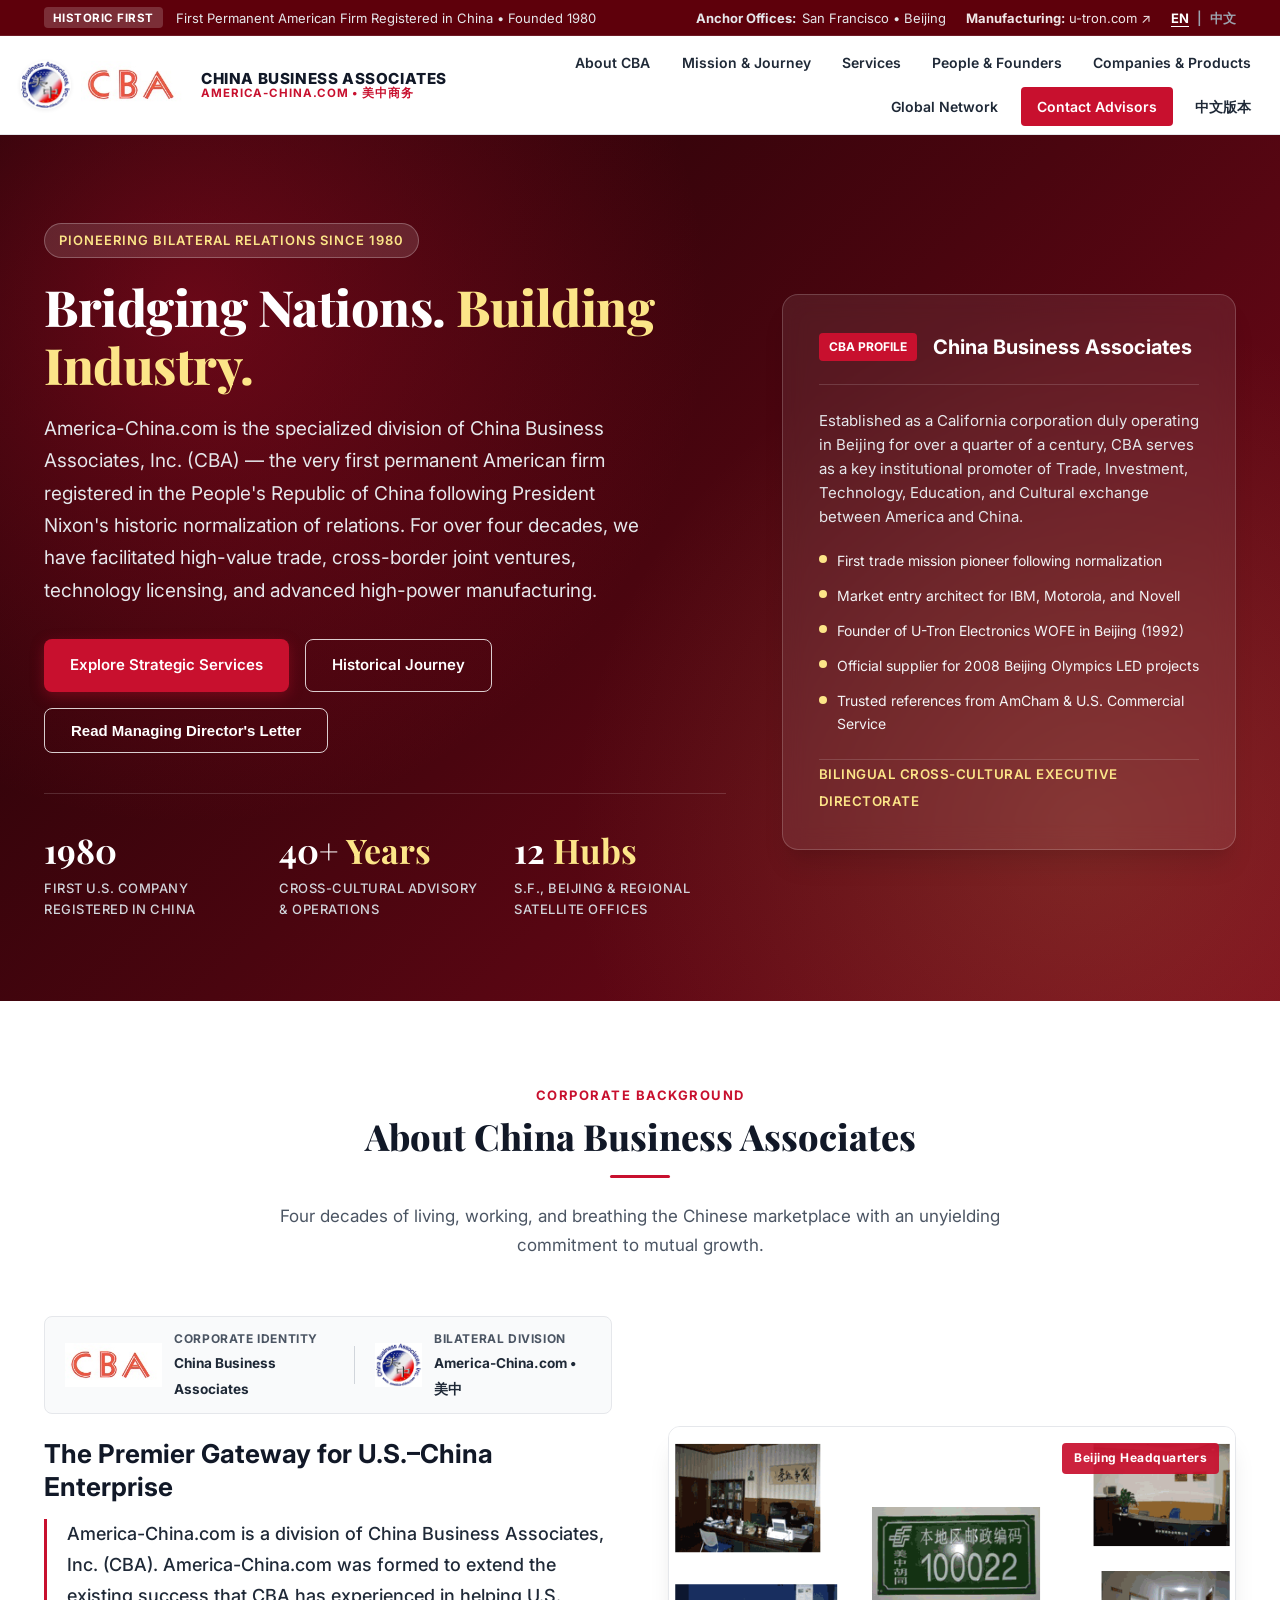
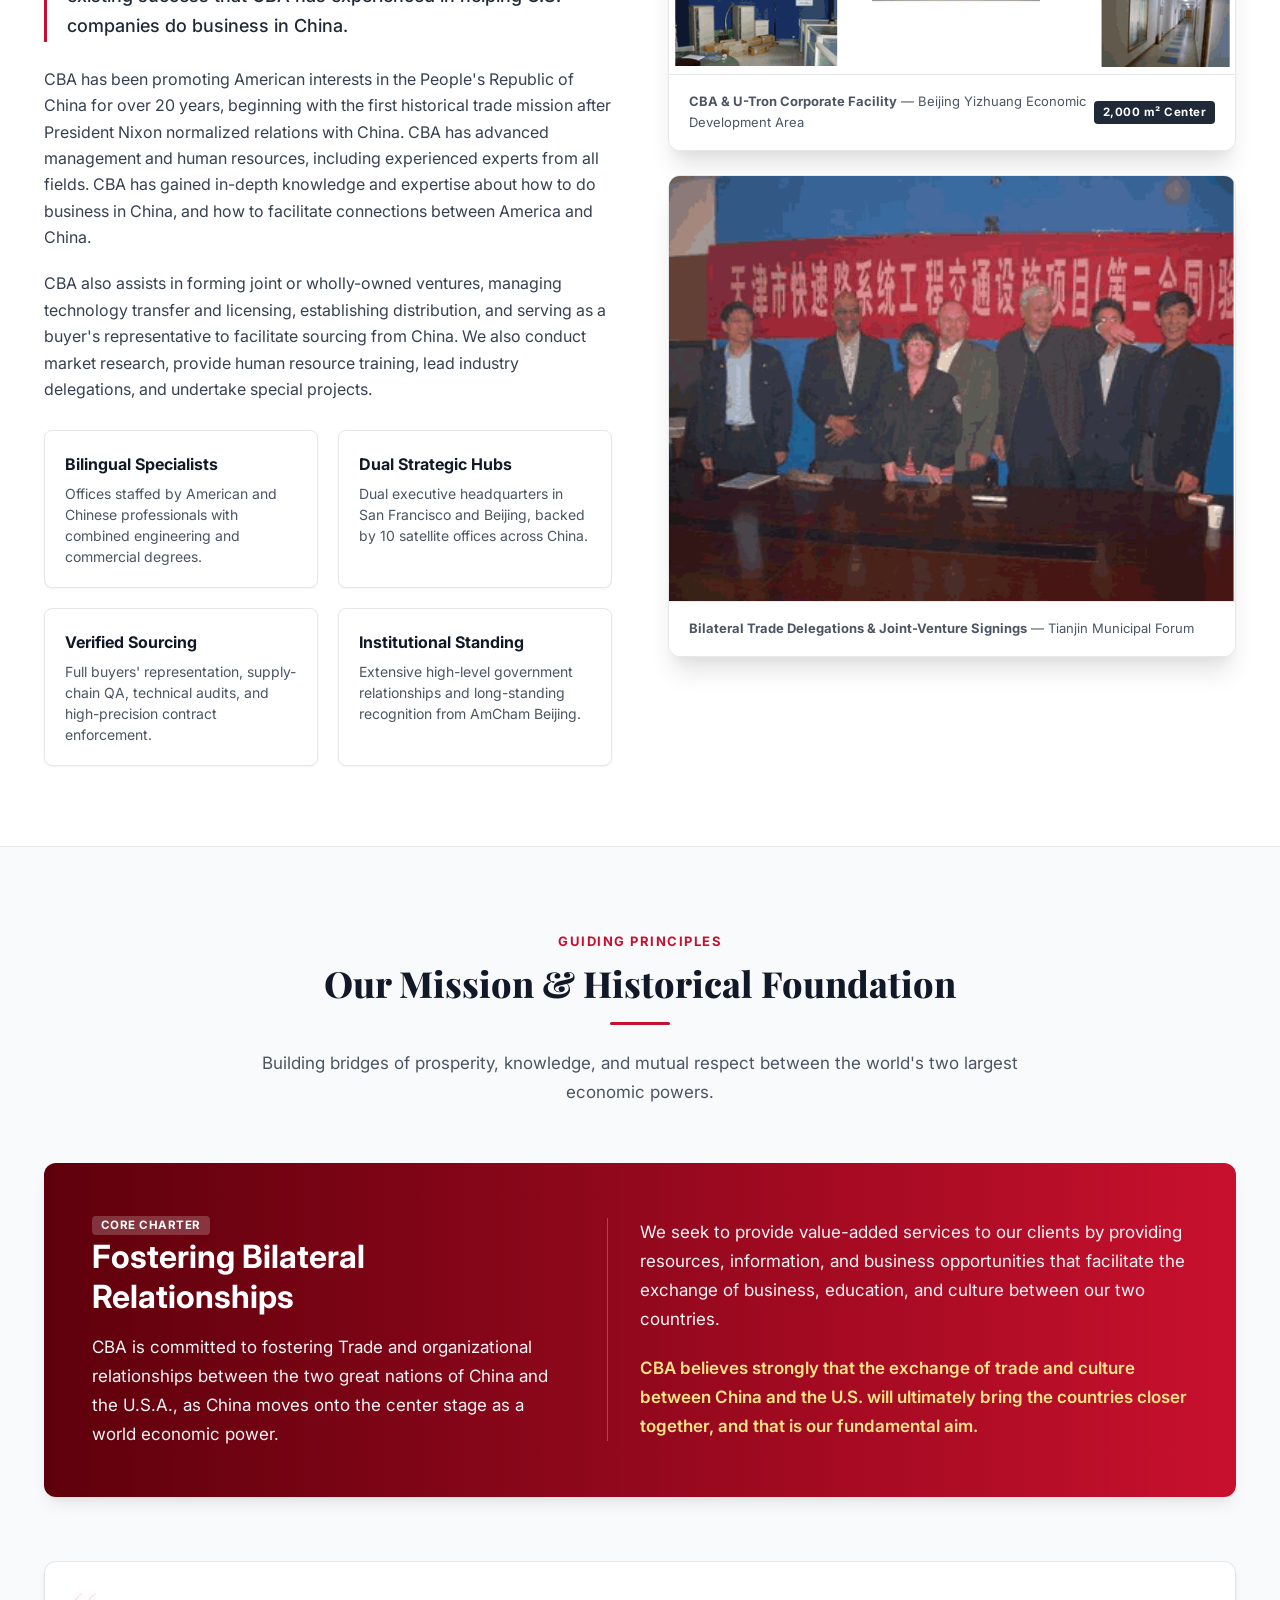
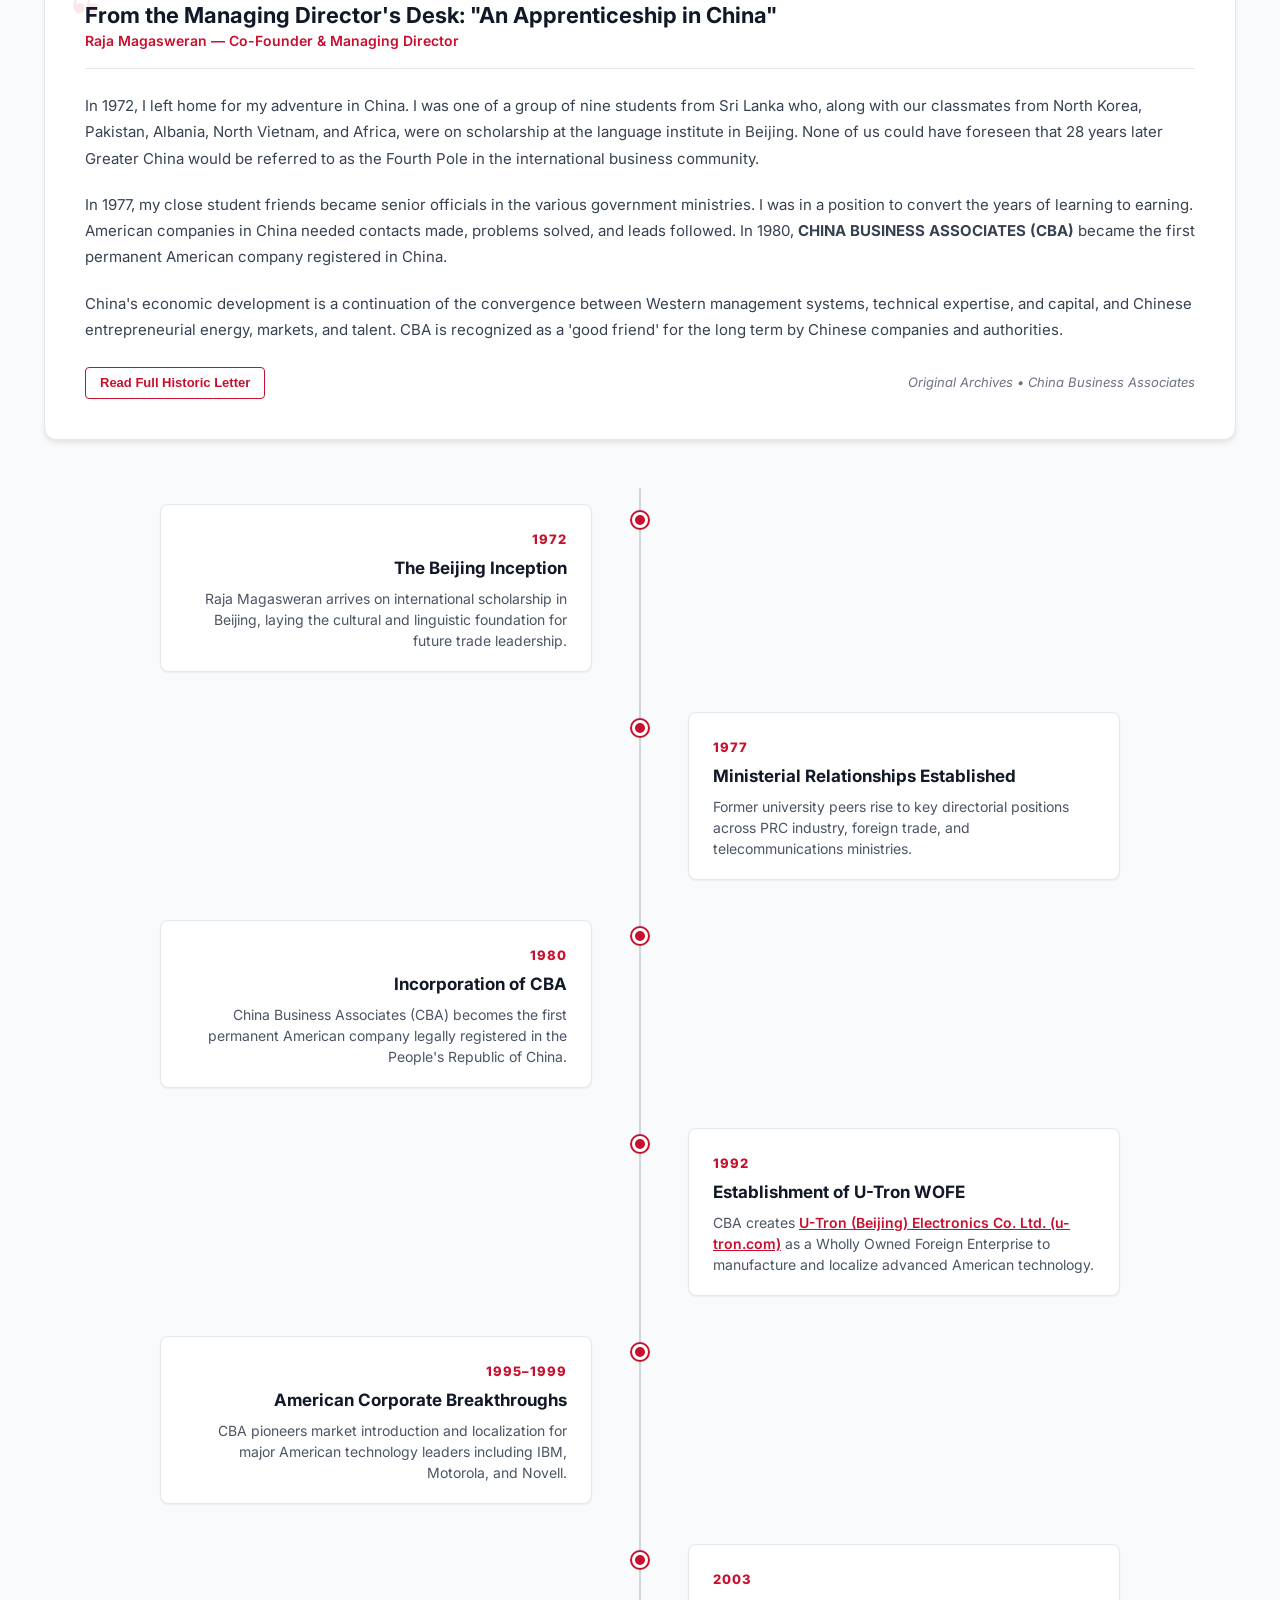
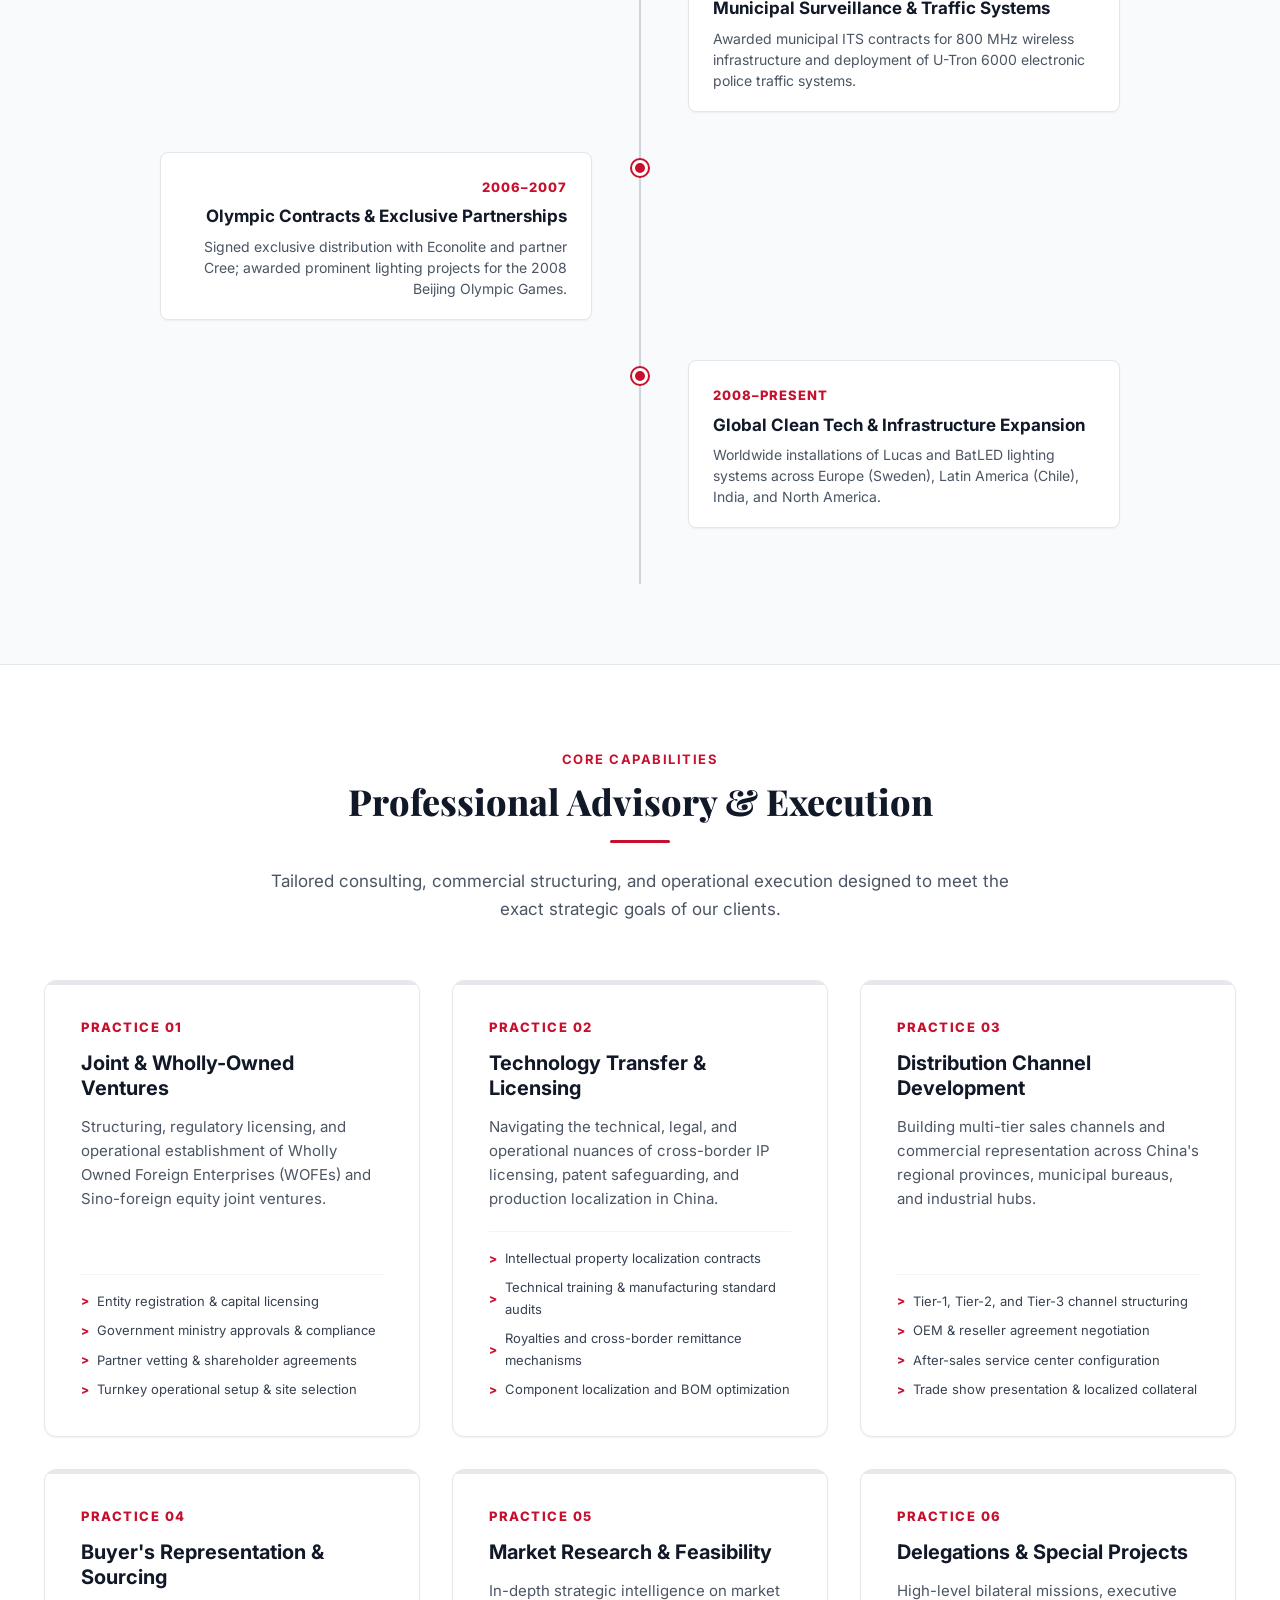
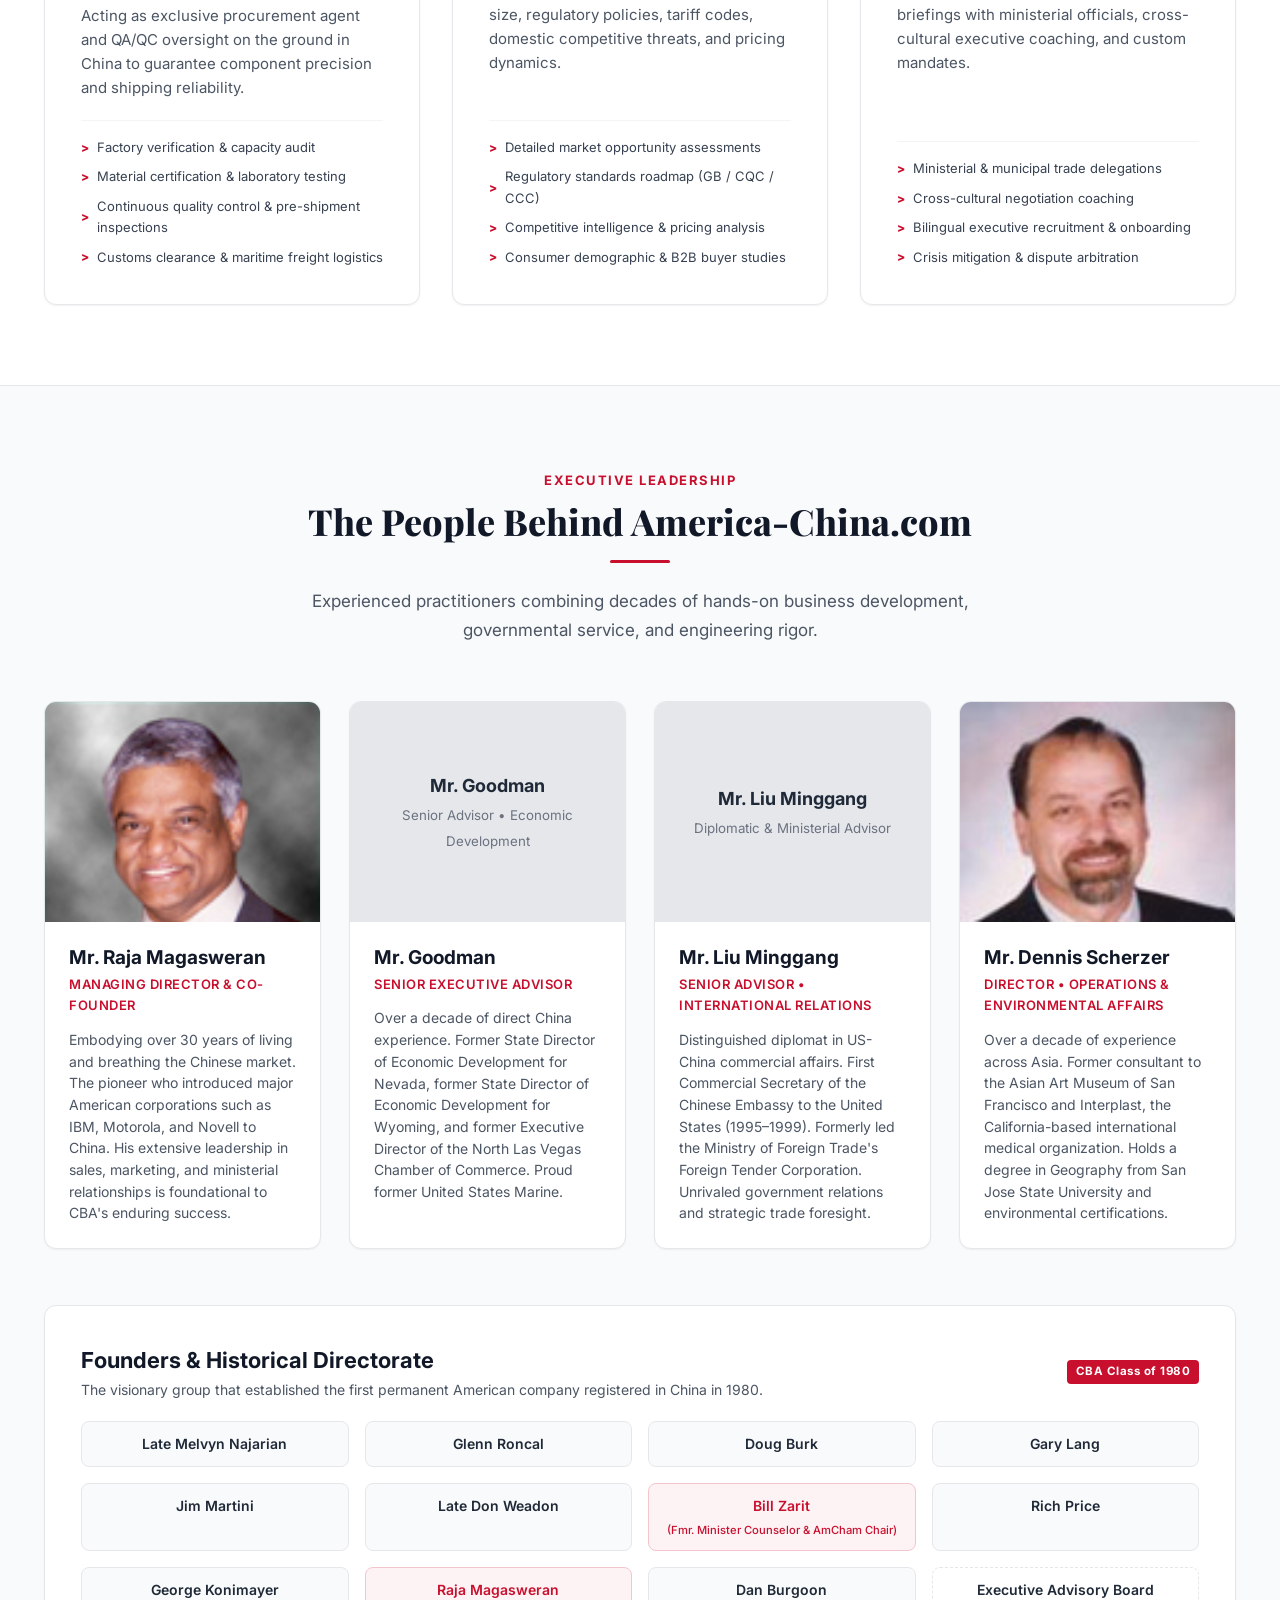
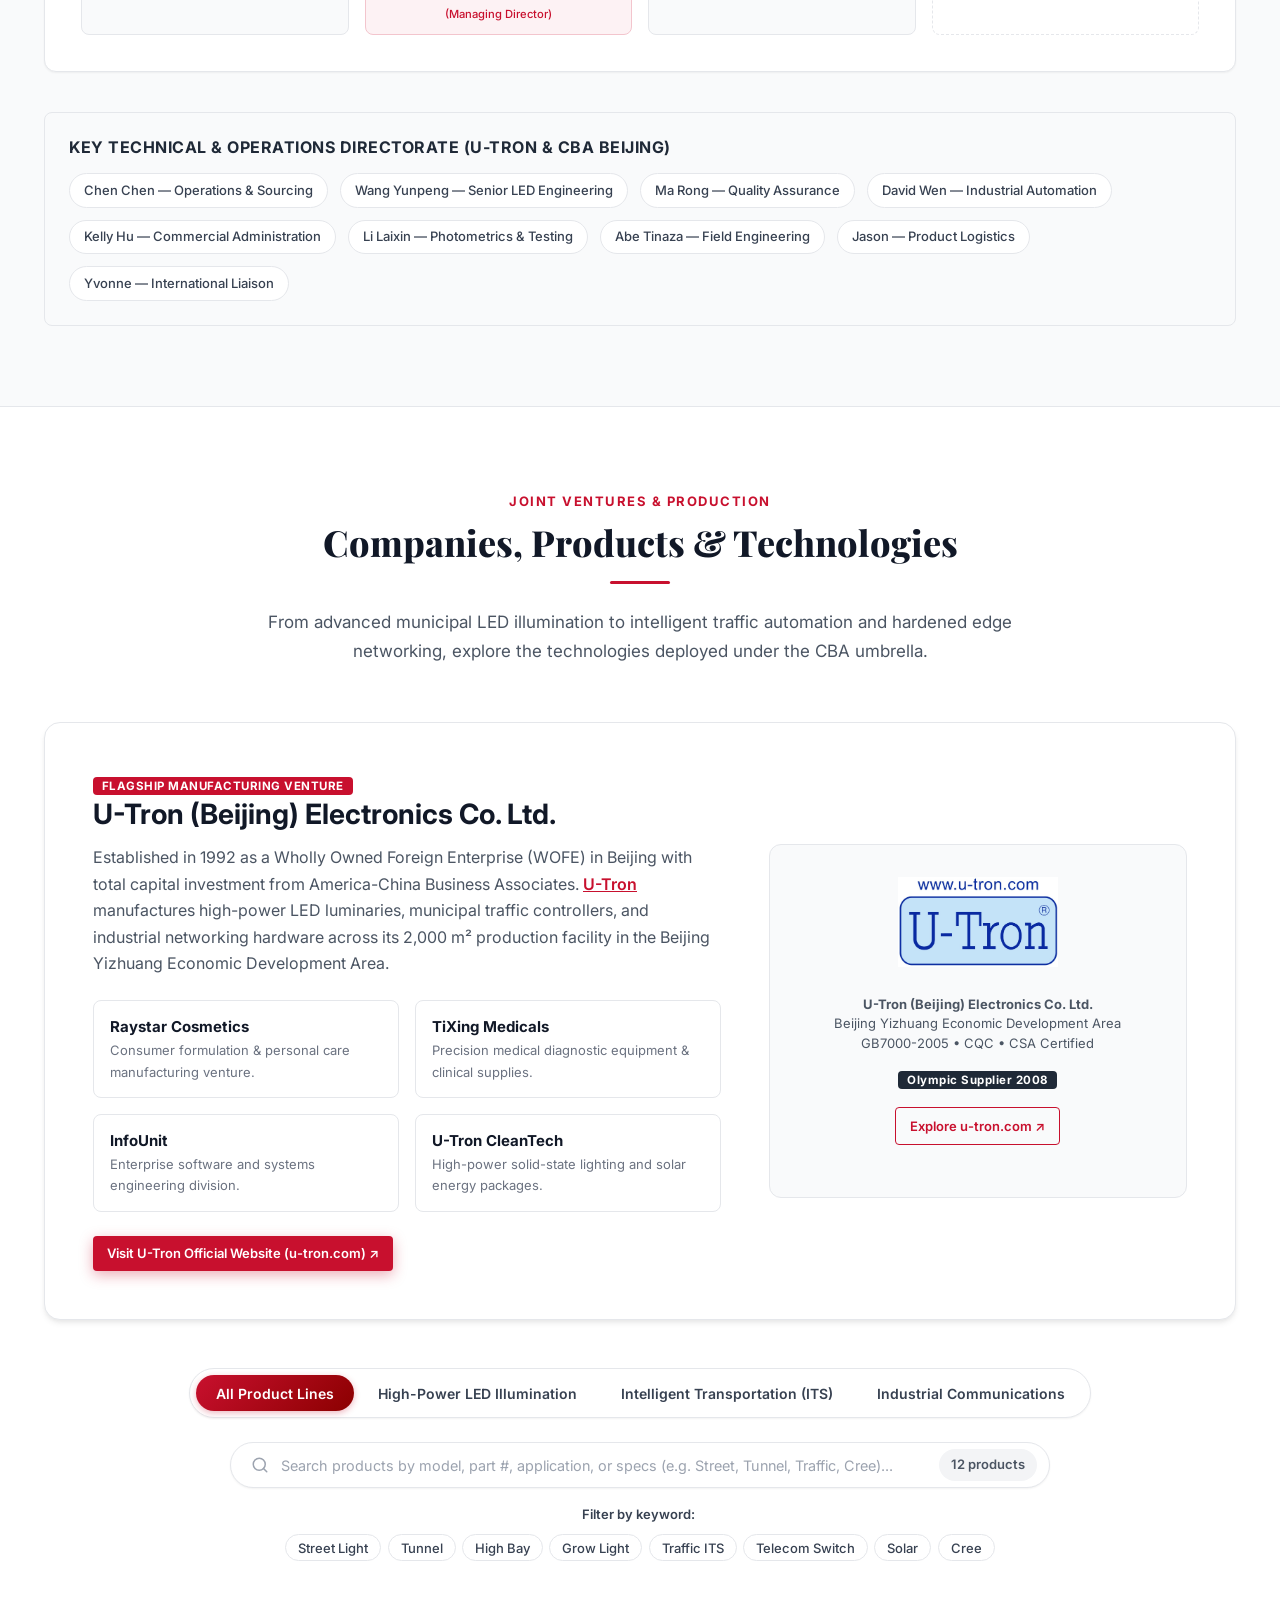
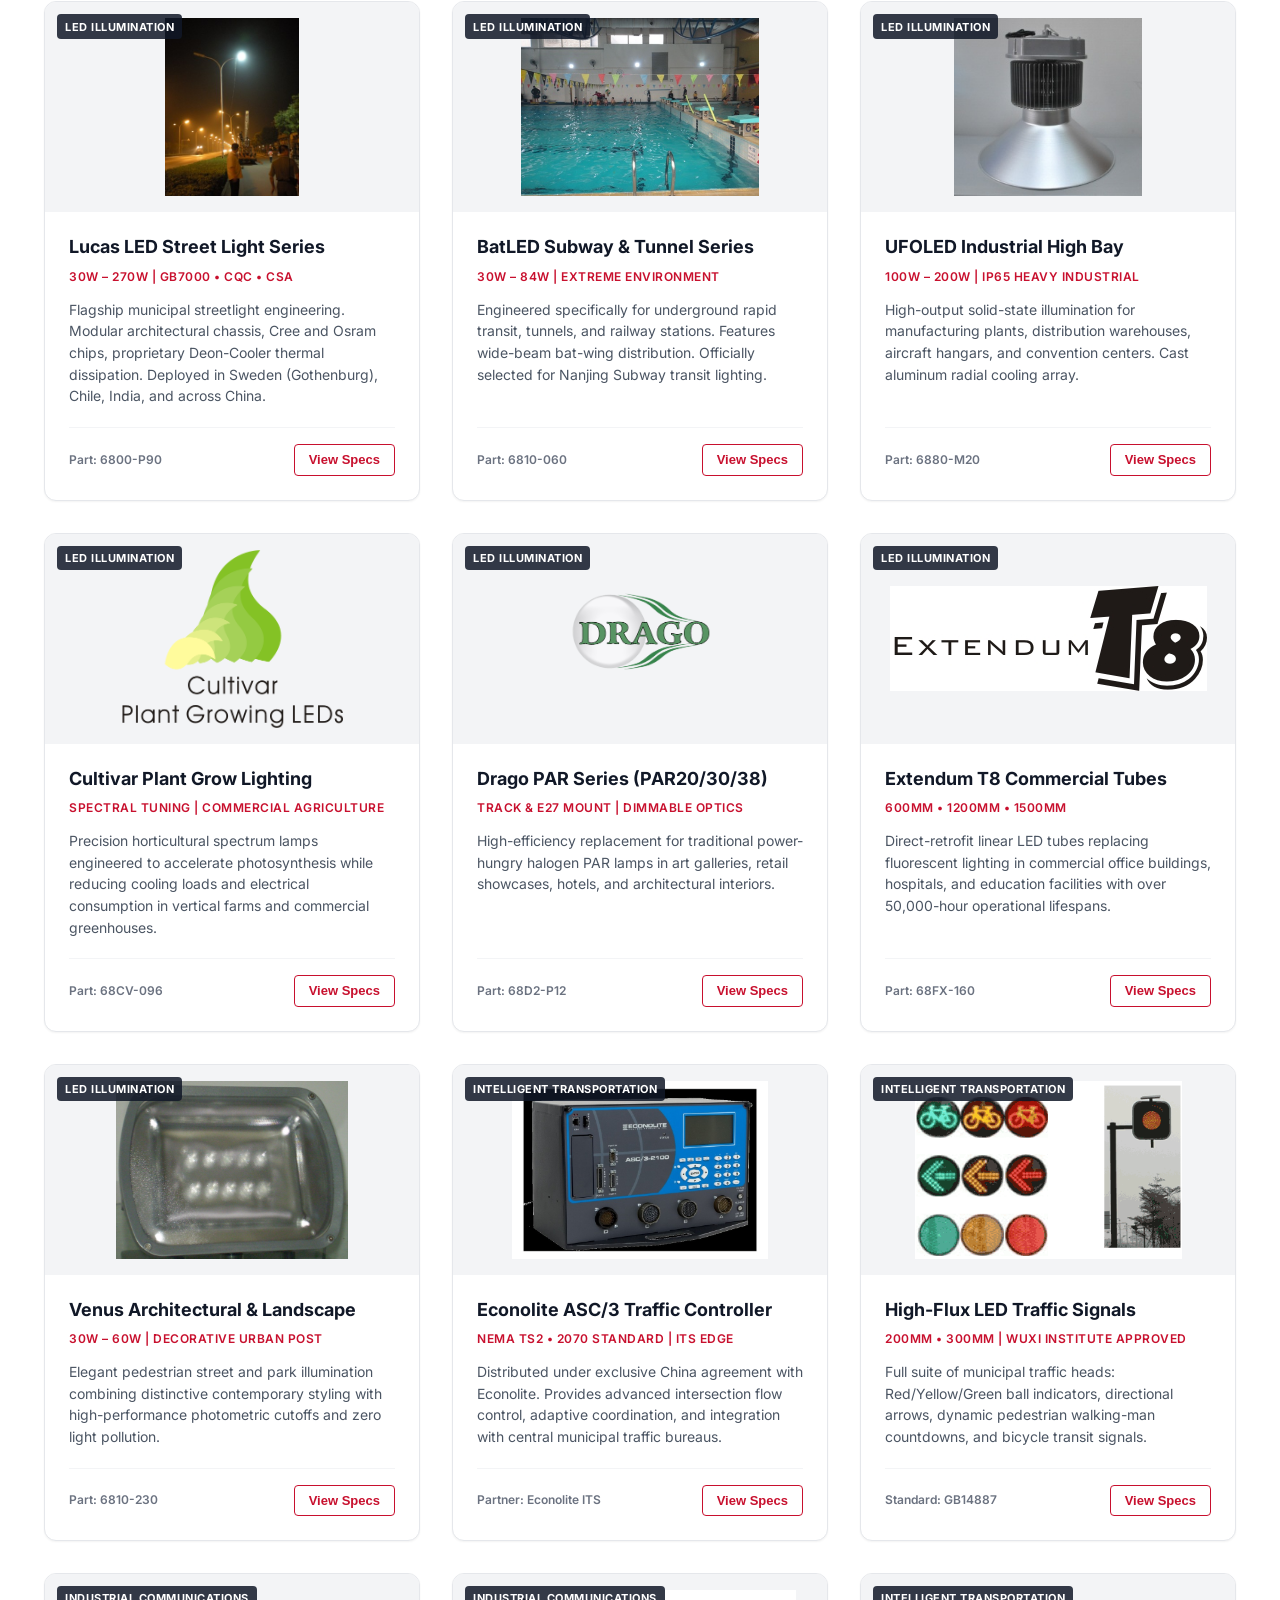
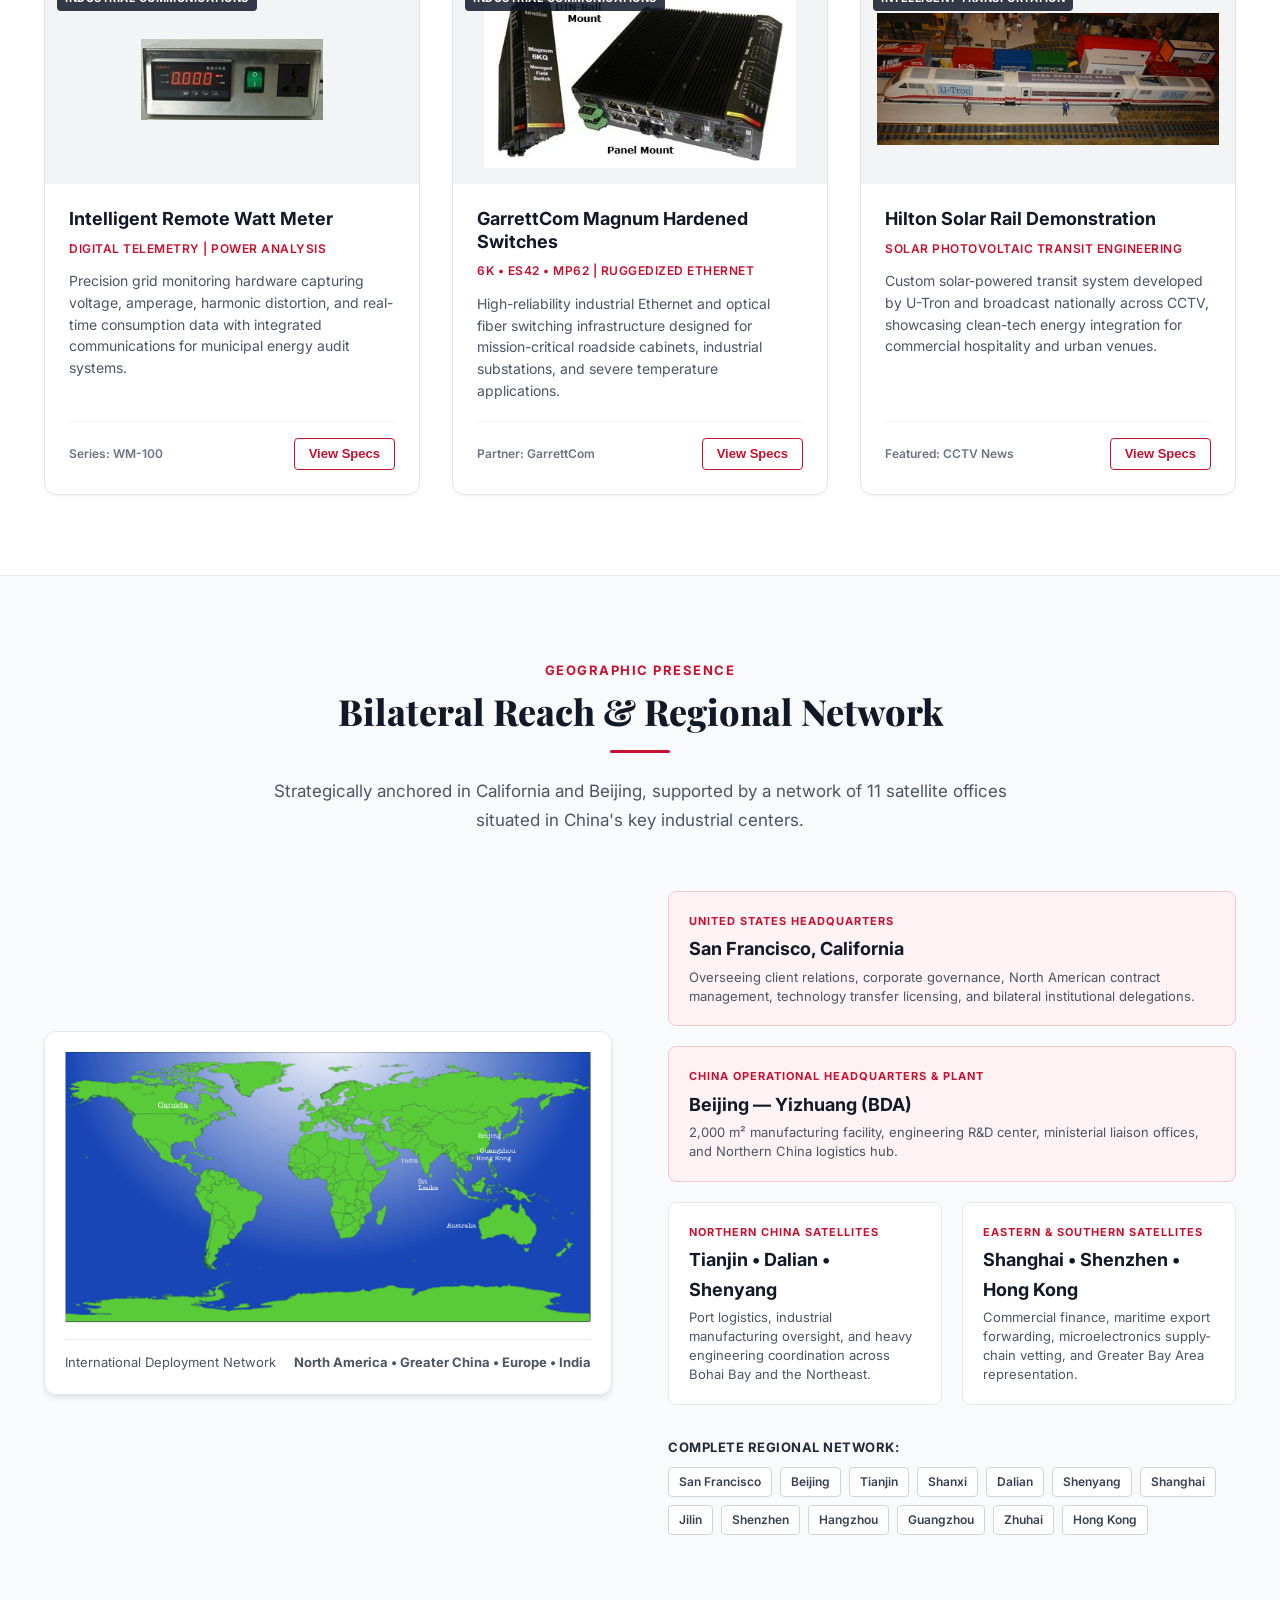
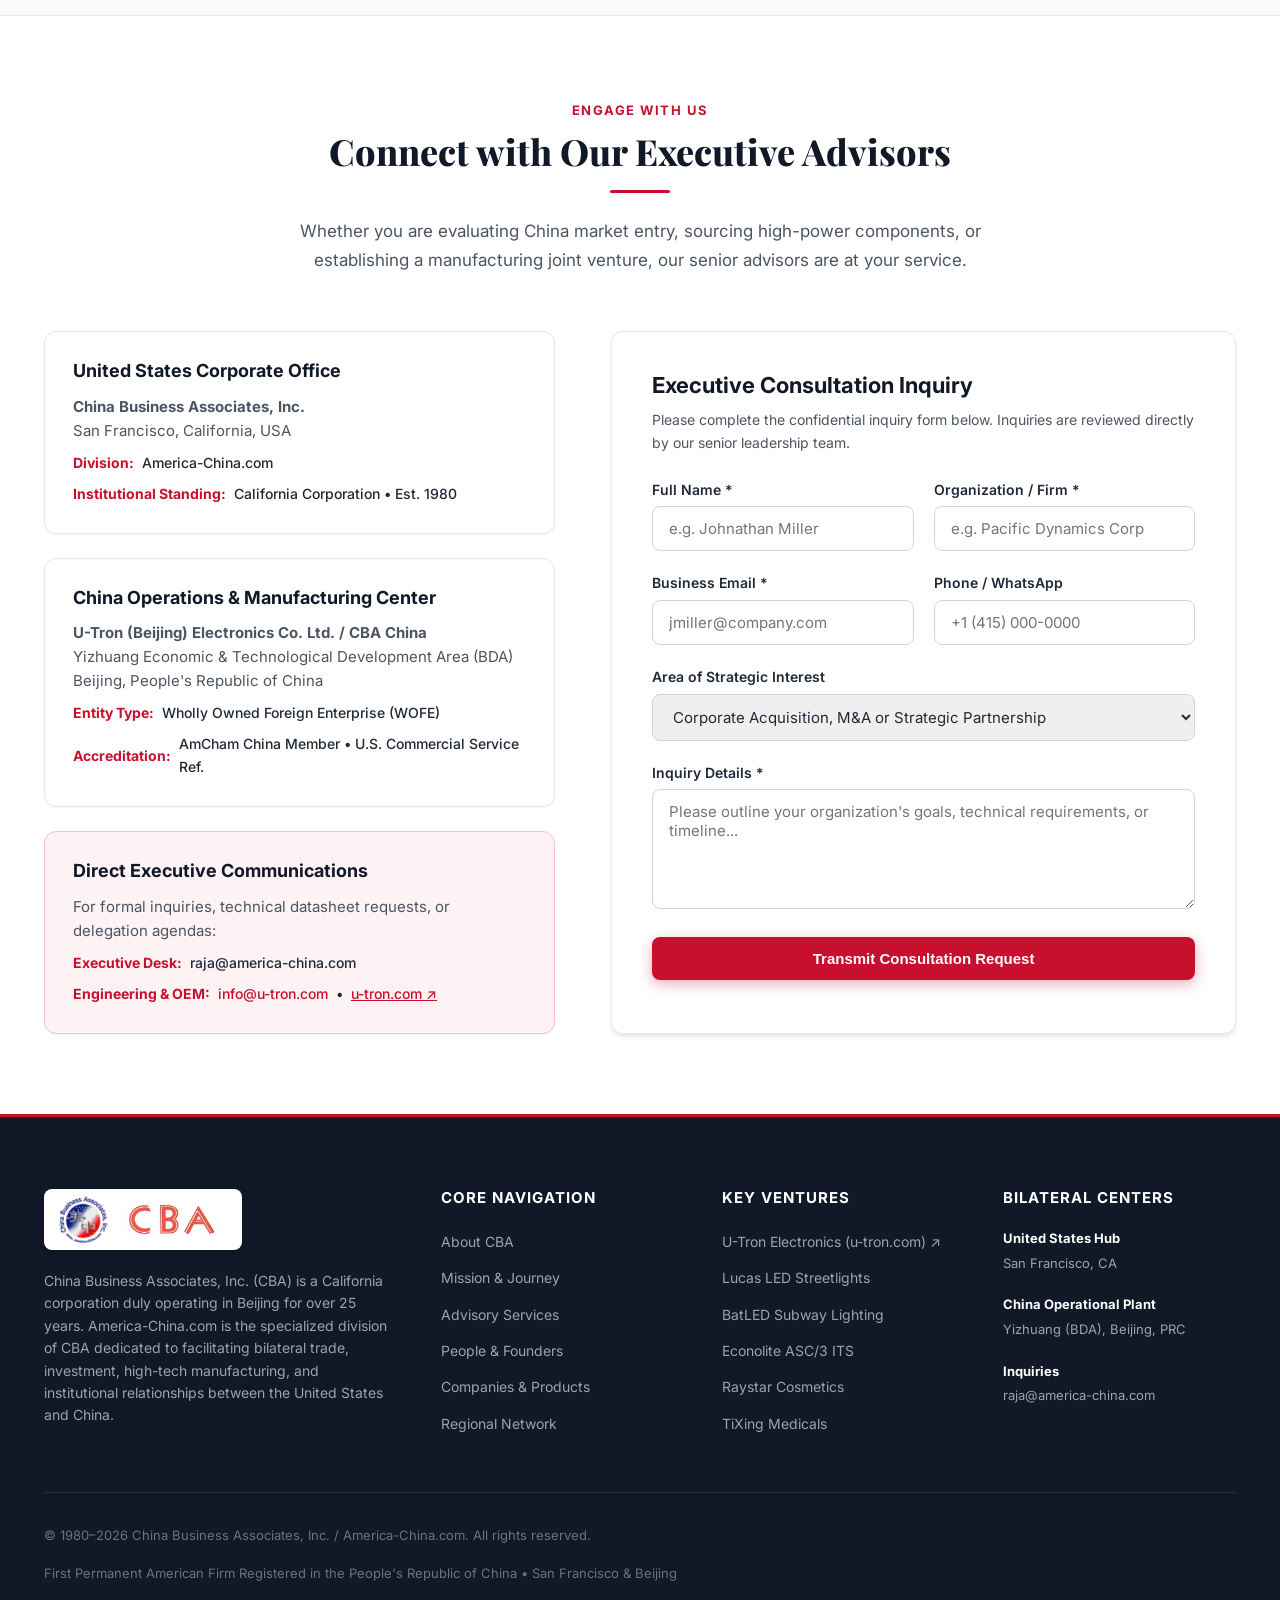
<file: public/index.html>
<!DOCTYPE html>
<html lang="en">
<head>
  <meta charset="UTF-8">
  <meta name="viewport" content="width=device-width, initial-scale=1.0">
  <title>China Business Associates (CBA) | US-China Trade &amp; Technology</title>
  <meta name="description" content="First US firm registered in China (1980). China Business Associates (CBA) facilitates bilateral trade, joint ventures, electronics manufacturing &amp; M&amp;A advisory.">
  <meta name="keywords" content="China Business Associates, CBA, America-China.com, US-China trade, WOFE China, China joint venture, foreign direct investment China, U-Tron, technology transfer China, bilateral business advisory, China company acquisition">
  <meta name="theme-color" content="#991b1b">
  <link rel="canonical" href="https://america-china.com/">
  <link rel="alternate" hreflang="en" href="https://america-china.com/">
  <link rel="alternate" hreflang="zh-CN" href="https://america-china.com/zh.html">
  <link rel="alternate" hreflang="x-default" href="https://america-china.com/">
  <link rel="stylesheet" href="css/style.css">
  <link rel="shortcut icon" href="favicon.ico">
  <link rel="icon" type="image/x-icon" href="favicon.ico">
  <link rel="icon" type="image/jpeg" href="images/logos/meizhong-logo.jpg">
  <link rel="apple-touch-icon" href="images/logos/meizhong-logo.jpg">
  
  <!-- Open Graph / Social Sharing -->
  <meta property="og:type" content="website">
  <meta property="og:site_name" content="China Business Associates (CBA)">
  <meta property="og:title" content="China Business Associates (CBA) | US-China Trade &amp; Technology">
  <meta property="og:description" content="First US firm registered in China (1980). Over 40 years facilitating bilateral trade, joint ventures, technology licensing, and high-power electronics manufacturing.">
  <meta property="og:url" content="https://america-china.com/">
  <meta property="og:image" content="https://america-china.com/images/logos/meizhong-logo.jpg">
  <meta property="og:image:width" content="103">
  <meta property="og:image:height" content="97">
  <meta property="og:image:alt" content="America-China Official Seal">
  <meta property="og:locale" content="en_US">
  <meta property="og:locale:alternate" content="zh_CN">

  <!-- Twitter Cards -->
  <meta name="twitter:card" content="summary">
  <meta name="twitter:title" content="China Business Associates (CBA) | US-China Trade &amp; Technology">
  <meta name="twitter:description" content="First US firm registered in China (1980). Over 40 years facilitating bilateral trade, joint ventures, and advanced manufacturing.">
  <meta name="twitter:image" content="https://america-china.com/images/logos/meizhong-logo.jpg">

  <link rel="preconnect" href="https://fonts.googleapis.com">
  <link rel="preconnect" href="https://fonts.gstatic.com" crossorigin>
  <link href="https://fonts.googleapis.com/css2?family=Inter:wght@400;500;600;700;800;900&amp;family=Playfair+Display:ital,wght@0,600;0,700;0,800;1,600&amp;display=swap" rel="stylesheet">

  <!-- Structured Data (Schema.org JSON-LD) -->
  <script type="application/ld+json">
  {
    "@context": "https://schema.org",
    "@graph": [
      {
        "@type": "Corporation",
        "@id": "https://america-china.com/#organization",
        "name": "China Business Associates, Inc.",
        "alternateName": ["CBA", "America-China.com", "美中贸易联合公司"],
        "url": "https://america-china.com/",
        "logo": "https://america-china.com/images/logos/meizhong-logo.jpg",
        "foundingDate": "1980",
        "description": "First permanent American enterprise registered in the People's Republic of China (1980). Facilitating US-China bilateral trade, joint ventures, foreign direct investment, technology licensing, and advanced manufacturing for over four decades.",
        "address": [
          {
            "@type": "PostalAddress",
            "addressLocality": "San Francisco",
            "addressRegion": "CA",
            "addressCountry": "US"
          },
          {
            "@type": "PostalAddress",
            "streetAddress": "Beijing Economic-Technological Development Area (BDA)",
            "addressLocality": "Beijing",
            "postalCode": "100176",
            "addressCountry": "CN"
          }
        ],
        "subOrganization": {
          "@type": "Corporation",
          "@id": "https://u-tron.com/#organization",
          "name": "U-Tron (Beijing) Electronics Co. Ltd.",
          "url": "https://u-tron.com/"
        },
        "knowsAbout": [
          "US-China Bilateral Trade",
          "Wholly Owned Foreign Enterprise (WOFE)",
          "Cross-Border Joint Ventures",
          "Technology Transfer & Licensing",
          "Solid-State LED Lighting Manufacturing",
          "Intelligent Transportation Systems (ITS)"
        ]
      },
      {
        "@type": "WebSite",
        "@id": "https://america-china.com/#website",
        "url": "https://america-china.com/",
        "name": "China Business Associates",
        "publisher": {
          "@id": "https://america-china.com/#organization"
        },
        "inLanguage": ["en", "zh-CN"]
      }
    ]
  }
  </script>
</head>
<body>

  <!-- Top Executive Announcement Bar -->
  <div class="top-bar">
    <div class="container top-bar-content">
      <div class="top-bar-left">
        <span class="badge-tag">HISTORIC FIRST</span>
        <span>First Permanent American Firm Registered in China &bull; Founded 1980</span>
      </div>
      <div class="top-bar-right">
        <div class="top-bar-item">
          <strong>Anchor Offices:</strong> San Francisco &bull; Beijing
        </div>
        <div class="top-bar-item">
          <a href="https://u-tron.com" target="_blank" rel="noopener noreferrer" style="color: rgba(255, 255, 255, 0.9); text-decoration: none;" title="Visit U-Tron High-Tech Manufacturing WOFE">
            <strong>Manufacturing:</strong> u-tron.com &nearr;
          </a>
        </div>
        <div class="lang-switch" aria-label="Language selection">
          <span class="active">EN</span>
          <span>|</span>
          <a href="zh.html" class="lang-link" title="切换到中文版">中文</a>
        </div>
      </div>
    </div>
  </div>

  <!-- Main Navigation Bar -->
  <nav class="navbar" id="navbar">
    <div class="container nav-container">
      <a href="#home" class="logo-link" title="China Business Associates / America-China.com">
        <img src="images/logos/meizhong-logo.jpg" alt="America-China (美中) Official Seal" class="brand-logo-seal" decoding="async" width="103" height="97">
        <img src="images/logos/CBALogoS.jpg" alt="China Business Associates (CBA) Corporate Logo" class="brand-logo-cba" decoding="async" width="170" height="77">
        <div class="logo-text-block">
          <span class="logo-title">CHINA BUSINESS ASSOCIATES</span>
          <span class="logo-subtitle">AMERICA-CHINA.COM &bull; 美中商务</span>
        </div>
      </a>

      <button class="mobile-toggle" aria-label="Toggle navigation menu">
        <svg width="22" height="22" viewBox="0 0 24 24" fill="none" stroke="currentColor" stroke-width="2.2" stroke-linecap="round" stroke-linejoin="round">
          <line x1="3" y1="12" x2="21" y2="12"></line>
          <line x1="3" y1="6" x2="21" y2="6"></line>
          <line x1="3" y1="18" x2="21" y2="18"></line>
        </svg>
      </button>

      <ul class="nav-links">
        <li class="nav-item"><a href="#about">About CBA</a></li>
        <li class="nav-item"><a href="#mission">Mission &amp; Journey</a></li>
        <li class="nav-item"><a href="#services">Services</a></li>
        <li class="nav-item"><a href="#leadership">People &amp; Founders</a></li>
        <li class="nav-item"><a href="#products">Companies &amp; Products</a></li>
        <li class="nav-item"><a href="#network">Global Network</a></li>
        <li class="nav-item"><a href="#contact" class="nav-cta">Contact Advisors</a></li>
        <li class="nav-item mobile-only-lang"><a href="zh.html" class="lang-switch-mobile">中文版本</a></li>
      </ul>
    </div>
  </nav>

  <!-- Hero Section -->
  <header class="hero" id="home">
    <div class="container hero-grid">
      <div class="hero-content">
        <div class="hero-tag">
          Pioneering Bilateral Relations Since 1980
        </div>
        <h1 class="hero-title">
          Bridging Nations. <span>Building Industry.</span>
        </h1>
        <p class="hero-subtitle">
          America-China.com is the specialized division of China Business Associates, Inc. (CBA) &mdash; the very first permanent American firm registered in the People's Republic of China following President Nixon's historic normalization of relations. For over four decades, we have facilitated high-value trade, cross-border joint ventures, technology licensing, and advanced high-power manufacturing.
        </p>

        <div class="hero-buttons">
          <a href="#services" class="btn btn-primary">Explore Strategic Services</a>
          <a href="#mission" class="btn btn-outline-white">Historical Journey</a>
          <button type="button" class="btn btn-outline-white" id="readPresidentLetterBtn">Read Managing Director's Letter</button>
        </div>

        <div class="hero-metrics">
          <div class="metric-item">
            <div class="metric-num">1980</div>
            <div class="metric-label">First U.S. Company Registered in China</div>
          </div>
          <div class="metric-item">
            <div class="metric-num">40+ <span>Years</span></div>
            <div class="metric-label">Cross-Cultural Advisory &amp; Operations</div>
          </div>
          <div class="metric-item">
            <div class="metric-num">12 <span>Hubs</span></div>
            <div class="metric-label">S.F., Beijing &amp; Regional Satellite Offices</div>
          </div>
        </div>
      </div>

      <!-- Hero Summary Card -->
      <div class="hero-card">
        <div class="hero-card-header">
          <span class="hero-card-badge">CBA Profile</span>
          <div class="hero-card-title">China Business Associates</div>
        </div>
        <p>
          Established as a California corporation duly operating in Beijing for over a quarter of a century, CBA serves as a key institutional promoter of Trade, Investment, Technology, Education, and Cultural exchange between America and China.
        </p>
        <ul class="hero-card-highlights">
          <li>
            <span class="bullet-red"></span>
            <span>First trade mission pioneer following normalization</span>
          </li>
          <li>
            <span class="bullet-red"></span>
            <span>Market entry architect for IBM, Motorola, and Novell</span>
          </li>
          <li>
            <span class="bullet-red"></span>
            <span>Founder of U-Tron Electronics WOFE in Beijing (1992)</span>
          </li>
          <li>
            <span class="bullet-red"></span>
            <span>Official supplier for 2008 Beijing Olympics LED projects</span>
          </li>
          <li>
            <span class="bullet-red"></span>
            <span>Trusted references from AmCham &amp; U.S. Commercial Service</span>
          </li>
        </ul>
        <div style="margin-top: 1.5rem; pt-2; border-top: 1px solid rgba(255,255,255,0.15);">
          <small style="color: #FCE588; font-weight: 600; text-transform: uppercase; letter-spacing: 0.5px;">Bilingual Cross-Cultural Executive Directorate</small>
        </div>
      </div>
    </div>
  </header>

  <!-- Section: About Us & Company Profile -->
  <section class="section" id="about">
    <div class="container">
      <div class="section-header">
        <span class="section-kicker">Corporate Background</span>
        <h2 class="section-title">About China Business Associates</h2>
        <div class="divider-red"></div>
        <p class="section-desc">
          Four decades of living, working, and breathing the Chinese marketplace with an unyielding commitment to mutual growth.
        </p>
      </div>

      <div class="profile-grid">
        <div class="profile-text">
          <div class="brand-badges-row">
            <div class="brand-badge-card">
              <img src="images/logos/CBALogoS.jpg" alt="China Business Associates (CBA) Corporate Logo" decoding="async" loading="lazy" width="170" height="77">
              <div>
                <div class="brand-badge-caption">Corporate Identity</div>
                <strong style="font-size: 0.85rem; color: var(--neutral-800);">China Business Associates</strong>
              </div>
            </div>
            <div class="brand-badge-divider"></div>
            <div class="brand-badge-card">
              <img src="images/logos/meizhong-logo.jpg" alt="America-China (美中) Historic Seal" decoding="async" loading="lazy" width="103" height="97">
              <div>
                <div class="brand-badge-caption">Bilateral Division</div>
                <strong style="font-size: 0.85rem; color: var(--neutral-800);">America-China.com &bull; 美中</strong>
              </div>
            </div>
          </div>
          <h3>The Premier Gateway for U.S.&ndash;China Enterprise</h3>
          <p class="lead-p">
            America-China.com is a division of China Business Associates, Inc. (CBA). America-China.com was formed to extend the existing success that CBA has experienced in helping U.S. companies do business in China.
          </p>
          <p>
            CBA has been promoting American interests in the People's Republic of China for over 20 years, beginning with the first historical trade mission after President Nixon normalized relations with China. CBA has advanced management and human resources, including experienced experts from all fields. CBA has gained in-depth knowledge and expertise about how to do business in China, and how to facilitate connections between America and China.
          </p>
          <p>
            CBA also assists in forming joint or wholly-owned ventures, managing technology transfer and licensing, establishing distribution, and serving as a buyer's representative to facilitate sourcing from China. We also conduct market research, provide human resource training, lead industry delegations, and undertake special projects.
          </p>

          <div class="profile-features">
            <div class="feature-box">
              <div class="feature-box-title">Bilingual Specialists</div>
              <p class="feature-box-text">Offices staffed by American and Chinese professionals with combined engineering and commercial degrees.</p>
            </div>
            <div class="feature-box">
              <div class="feature-box-title">Dual Strategic Hubs</div>
              <p class="feature-box-text">Dual executive headquarters in San Francisco and Beijing, backed by 10 satellite offices across China.</p>
            </div>
            <div class="feature-box">
              <div class="feature-box-title">Verified Sourcing</div>
              <p class="feature-box-text">Full buyers' representation, supply-chain QA, technical audits, and high-precision contract enforcement.</p>
            </div>
            <div class="feature-box">
              <div class="feature-box-title">Institutional Standing</div>
              <p class="feature-box-text">Extensive high-level government relationships and long-standing recognition from AmCham Beijing.</p>
            </div>
          </div>
        </div>

        <div class="profile-visual">
          <div class="visual-frame">
            <span class="visual-badge">Beijing Headquarters</span>
            <img src="images/about/beijing-office.gif" alt="CBA and U-Tron Beijing Headquarters" decoding="async" loading="lazy" width="636" height="278">
            <div class="visual-caption">
              <div>
                <strong>CBA &amp; U-Tron Corporate Facility</strong> &mdash; Beijing Yizhuang Economic Development Area
              </div>
              <span class="badge-tag" style="background: var(--neutral-800);">2,000 m&sup2; Center</span>
            </div>
          </div>

          <div class="visual-frame" style="margin-top: 1.5rem;">
            <img src="images/about/tianjin-signing.gif" alt="CBA Tianjin Signing Ceremony" decoding="async" loading="lazy" width="378" height="284">
            <div class="visual-caption">
              <div>
                <strong>Bilateral Trade Delegations &amp; Joint-Venture Signings</strong> &mdash; Tianjin Municipal Forum
              </div>
            </div>
          </div>
        </div>
      </div>
    </div>
  </section>

  <!-- Section: Mission & Founding Journey -->
  <section class="section section-alt" id="mission">
    <div class="container">
      <div class="section-header">
        <span class="section-kicker">Guiding Principles</span>
        <h2 class="section-title">Our Mission &amp; Historical Foundation</h2>
        <div class="divider-red"></div>
        <p class="section-desc">
          Building bridges of prosperity, knowledge, and mutual respect between the world's two largest economic powers.
        </p>
      </div>

      <!-- Mission Statement Banner -->
      <div class="mission-banner">
        <div class="mission-grid">
          <div>
            <span class="badge-tag" style="background: rgba(255,255,255,0.2); margin-bottom: 0.75rem;">CORE CHARTER</span>
            <h3>Fostering Bilateral Relationships</h3>
            <p>
              CBA is committed to fostering Trade and organizational relationships between the two great nations of China and the U.S.A., as China moves onto the center stage as a world economic power.
            </p>
          </div>
          <div style="border-left: 1px solid rgba(255,255,255,0.25); padding-left: 2rem;">
            <p>
              We seek to provide value-added services to our clients by providing resources, information, and business opportunities that facilitate the exchange of business, education, and culture between our two countries.
            </p>
            <p style="font-weight: 600; color: #FCE588; margin-bottom: 0;">
              CBA believes strongly that the exchange of trade and culture between China and the U.S. will ultimately bring the countries closer together, and that is our fundamental aim.
            </p>
          </div>
        </div>
      </div>

      <!-- Letter Preview Card -->
      <div class="letter-preview-card">
        <div class="quote-mark">&ldquo;</div>
        <div class="letter-header">
          <h4>From the Managing Director's Desk: "An Apprenticeship in China"</h4>
          <div class="letter-author">Raja Magasweran &mdash; Co-Founder &amp; Managing Director</div>
        </div>
        <div class="letter-body">
          <p>
            In 1972, I left home for my adventure in China. I was one of a group of nine students from Sri Lanka who, along with our classmates from North Korea, Pakistan, Albania, North Vietnam, and Africa, were on scholarship at the language institute in Beijing. None of us could have foreseen that 28 years later Greater China would be referred to as the Fourth Pole in the international business community.
          </p>
          <p>
            In 1977, my close student friends became senior officials in the various government ministries. I was in a position to convert the years of learning to earning. American companies in China needed contacts made, problems solved, and leads followed. In 1980, <strong>CHINA BUSINESS ASSOCIATES (CBA)</strong> became the first permanent American company registered in China.
          </p>
          <p>
            China's economic development is a continuation of the convergence between Western management systems, technical expertise, and capital, and Chinese entrepreneurial energy, markets, and talent. CBA is recognized as a 'good friend' for the long term by Chinese companies and authorities.
          </p>
        </div>
        <div style="margin-top: 1.5rem; display: flex; justify-content: space-between; align-items: center; flex-wrap: wrap; gap: 1rem;">
          <button type="button" class="btn btn-outline-red btn-sm" id="readPresidentLetterBtn2" onclick="document.getElementById('readPresidentLetterBtn').click();">Read Full Historic Letter</button>
          <span style="font-size: 0.8125rem; color: var(--neutral-500); font-style: italic;">Original Archives &bull; China Business Associates</span>
        </div>
      </div>

      <!-- Milestones Timeline -->
      <div class="timeline">
        <div class="timeline-item">
          <div class="timeline-dot"></div>
          <div class="timeline-content">
            <span class="timeline-year">1972</span>
            <div class="timeline-title">The Beijing Inception</div>
            <p class="timeline-desc">Raja Magasweran arrives on international scholarship in Beijing, laying the cultural and linguistic foundation for future trade leadership.</p>
          </div>
        </div>

        <div class="timeline-item">
          <div class="timeline-dot"></div>
          <div class="timeline-content">
            <span class="timeline-year">1977</span>
            <div class="timeline-title">Ministerial Relationships Established</div>
            <p class="timeline-desc">Former university peers rise to key directorial positions across PRC industry, foreign trade, and telecommunications ministries.</p>
          </div>
        </div>

        <div class="timeline-item">
          <div class="timeline-dot"></div>
          <div class="timeline-content">
            <span class="timeline-year">1980</span>
            <div class="timeline-title">Incorporation of CBA</div>
            <p class="timeline-desc">China Business Associates (CBA) becomes the first permanent American company legally registered in the People's Republic of China.</p>
          </div>
        </div>

        <div class="timeline-item">
          <div class="timeline-dot"></div>
          <div class="timeline-content">
            <span class="timeline-year">1992</span>
            <div class="timeline-title">Establishment of U-Tron WOFE</div>
            <p class="timeline-desc">CBA creates <a href="https://u-tron.com" target="_blank" rel="noopener noreferrer" style="color: var(--primary-red); font-weight: 600; text-decoration: underline;">U-Tron (Beijing) Electronics Co. Ltd. (u-tron.com)</a> as a Wholly Owned Foreign Enterprise to manufacture and localize advanced American technology.</p>
          </div>
        </div>

        <div class="timeline-item">
          <div class="timeline-dot"></div>
          <div class="timeline-content">
            <span class="timeline-year">1995&ndash;1999</span>
            <div class="timeline-title">American Corporate Breakthroughs</div>
            <p class="timeline-desc">CBA pioneers market introduction and localization for major American technology leaders including IBM, Motorola, and Novell.</p>
          </div>
        </div>

        <div class="timeline-item">
          <div class="timeline-dot"></div>
          <div class="timeline-content">
            <span class="timeline-year">2003</span>
            <div class="timeline-title">Municipal Surveillance &amp; Traffic Systems</div>
            <p class="timeline-desc">Awarded municipal ITS contracts for 800 MHz wireless infrastructure and deployment of U-Tron 6000 electronic police traffic systems.</p>
          </div>
        </div>

        <div class="timeline-item">
          <div class="timeline-dot"></div>
          <div class="timeline-content">
            <span class="timeline-year">2006&ndash;2007</span>
            <div class="timeline-title">Olympic Contracts &amp; Exclusive Partnerships</div>
            <p class="timeline-desc">Signed exclusive distribution with Econolite and partner Cree; awarded prominent lighting projects for the 2008 Beijing Olympic Games.</p>
          </div>
        </div>

        <div class="timeline-item">
          <div class="timeline-dot"></div>
          <div class="timeline-content">
            <span class="timeline-year">2008&ndash;PRESENT</span>
            <div class="timeline-title">Global Clean Tech &amp; Infrastructure Expansion</div>
            <p class="timeline-desc">Worldwide installations of Lucas and BatLED lighting systems across Europe (Sweden), Latin America (Chile), India, and North America.</p>
          </div>
        </div>
      </div>
    </div>
  </section>

  <!-- Section: Strategic Services -->
  <section class="section" id="services">
    <div class="container">
      <div class="section-header">
        <span class="section-kicker">Core Capabilities</span>
        <h2 class="section-title">Professional Advisory &amp; Execution</h2>
        <div class="divider-red"></div>
        <p class="section-desc">
          Tailored consulting, commercial structuring, and operational execution designed to meet the exact strategic goals of our clients.
        </p>
      </div>

      <div class="services-grid">
        <!-- Service 1 -->
        <div class="service-card">
          <span class="service-num">PRACTICE 01</span>
          <h3 class="service-title">Joint &amp; Wholly-Owned Ventures</h3>
          <p class="service-desc">
            Structuring, regulatory licensing, and operational establishment of Wholly Owned Foreign Enterprises (WOFEs) and Sino-foreign equity joint ventures.
          </p>
          <ul class="service-list">
            <li>Entity registration &amp; capital licensing</li>
            <li>Government ministry approvals &amp; compliance</li>
            <li>Partner vetting &amp; shareholder agreements</li>
            <li>Turnkey operational setup &amp; site selection</li>
          </ul>
        </div>

        <!-- Service 2 -->
        <div class="service-card">
          <span class="service-num">PRACTICE 02</span>
          <h3 class="service-title">Technology Transfer &amp; Licensing</h3>
          <p class="service-desc">
            Navigating the technical, legal, and operational nuances of cross-border IP licensing, patent safeguarding, and production localization in China.
          </p>
          <ul class="service-list">
            <li>Intellectual property localization contracts</li>
            <li>Technical training &amp; manufacturing standard audits</li>
            <li>Royalties and cross-border remittance mechanisms</li>
            <li>Component localization and BOM optimization</li>
          </ul>
        </div>

        <!-- Service 3 -->
        <div class="service-card">
          <span class="service-num">PRACTICE 03</span>
          <h3 class="service-title">Distribution Channel Development</h3>
          <p class="service-desc">
            Building multi-tier sales channels and commercial representation across China's regional provinces, municipal bureaus, and industrial hubs.
          </p>
          <ul class="service-list">
            <li>Tier-1, Tier-2, and Tier-3 channel structuring</li>
            <li>OEM &amp; reseller agreement negotiation</li>
            <li>After-sales service center configuration</li>
            <li>Trade show presentation &amp; localized collateral</li>
          </ul>
        </div>

        <!-- Service 4 -->
        <div class="service-card">
          <span class="service-num">PRACTICE 04</span>
          <h3 class="service-title">Buyer's Representation &amp; Sourcing</h3>
          <p class="service-desc">
            Acting as exclusive procurement agent and QA/QC oversight on the ground in China to guarantee component precision and shipping reliability.
          </p>
          <ul class="service-list">
            <li>Factory verification &amp; capacity audit</li>
            <li>Material certification &amp; laboratory testing</li>
            <li>Continuous quality control &amp; pre-shipment inspections</li>
            <li>Customs clearance &amp; maritime freight logistics</li>
          </ul>
        </div>

        <!-- Service 5 -->
        <div class="service-card">
          <span class="service-num">PRACTICE 05</span>
          <h3 class="service-title">Market Research &amp; Feasibility</h3>
          <p class="service-desc">
            In-depth strategic intelligence on market size, regulatory policies, tariff codes, domestic competitive threats, and pricing dynamics.
          </p>
          <ul class="service-list">
            <li>Detailed market opportunity assessments</li>
            <li>Regulatory standards roadmap (GB / CQC / CCC)</li>
            <li>Competitive intelligence &amp; pricing analysis</li>
            <li>Consumer demographic &amp; B2B buyer studies</li>
          </ul>
        </div>

        <!-- Service 6 -->
        <div class="service-card">
          <span class="service-num">PRACTICE 06</span>
          <h3 class="service-title">Delegations &amp; Special Projects</h3>
          <p class="service-desc">
            High-level bilateral missions, executive briefings with ministerial officials, cross-cultural executive coaching, and custom mandates.
          </p>
          <ul class="service-list">
            <li>Ministerial &amp; municipal trade delegations</li>
            <li>Cross-cultural negotiation coaching</li>
            <li>Bilingual executive recruitment &amp; onboarding</li>
            <li>Crisis mitigation &amp; dispute arbitration</li>
          </ul>
        </div>
      </div>
    </div>
  </section>

  <!-- Section: People & Leadership -->
  <section class="section section-alt" id="leadership">
    <div class="container">
      <div class="section-header">
        <span class="section-kicker">Executive Leadership</span>
        <h2 class="section-title">The People Behind America-China.com</h2>
        <div class="divider-red"></div>
        <p class="section-desc">
          Experienced practitioners combining decades of hands-on business development, governmental service, and engineering rigor.
        </p>
      </div>

      <!-- Management Team Grid -->
      <div class="team-grid">
        <!-- Raja Magasweran -->
        <div class="team-card">
          <div class="team-img-wrap">
            <img src="images/team/raja-magasweran.jpg" alt="Mr. Raja Magasweran" decoding="async" loading="lazy" width="106" height="120">
          </div>
          <div class="team-info">
            <h3 class="team-name">Mr. Raja Magasweran</h3>
            <span class="team-role">Managing Director &amp; Co-Founder</span>
            <p class="team-bio">
              Embodying over 30 years of living and breathing the Chinese market. The pioneer who introduced major American corporations such as IBM, Motorola, and Novell to China. His extensive leadership in sales, marketing, and ministerial relationships is foundational to CBA's enduring success.
            </p>
          </div>
        </div>

        <!-- Mr. Goodman -->
        <div class="team-card">
          <div class="team-img-wrap" style="display: flex; align-items: center; justify-content: center; background: #E5E7EB;">
            <div style="text-align: center; color: var(--neutral-500); padding: 1.5rem;">
              <strong style="display: block; font-size: 1.125rem; color: var(--neutral-800);">Mr. Goodman</strong>
              <small>Senior Advisor &bull; Economic Development</small>
            </div>
          </div>
          <div class="team-info">
            <h3 class="team-name">Mr. Goodman</h3>
            <span class="team-role">Senior Executive Advisor</span>
            <p class="team-bio">
              Over a decade of direct China experience. Former State Director of Economic Development for Nevada, former State Director of Economic Development for Wyoming, and former Executive Director of the North Las Vegas Chamber of Commerce. Proud former United States Marine.
            </p>
          </div>
        </div>

        <!-- Mr. Liu Minggang -->
        <div class="team-card">
          <div class="team-img-wrap" style="display: flex; align-items: center; justify-content: center; background: #E5E7EB;">
            <div style="text-align: center; color: var(--neutral-500); padding: 1.5rem;">
              <strong style="display: block; font-size: 1.125rem; color: var(--neutral-800);">Mr. Liu Minggang</strong>
              <small>Diplomatic &amp; Ministerial Advisor</small>
            </div>
          </div>
          <div class="team-info">
            <h3 class="team-name">Mr. Liu Minggang</h3>
            <span class="team-role">Senior Advisor &bull; International Relations</span>
            <p class="team-bio">
              Distinguished diplomat in US-China commercial affairs. First Commercial Secretary of the Chinese Embassy to the United States (1995&ndash;1999). Formerly led the Ministry of Foreign Trade's Foreign Tender Corporation. Unrivaled government relations and strategic trade foresight.
            </p>
          </div>
        </div>

        <!-- Dennis Scherzer -->
        <div class="team-card">
          <div class="team-img-wrap">
            <img src="images/team/dennis-scherzer.jpg" alt="Mr. Dennis Scherzer" decoding="async" loading="lazy" width="110" height="138">
          </div>
          <div class="team-info">
            <h3 class="team-name">Mr. Dennis Scherzer</h3>
            <span class="team-role">Director &bull; Operations &amp; Environmental Affairs</span>
            <p class="team-bio">
              Over a decade of experience across Asia. Former consultant to the Asian Art Museum of San Francisco and Interplast, the California-based international medical organization. Holds a degree in Geography from San Jose State University and environmental certifications.
            </p>
          </div>
        </div>
      </div>

      <!-- Founders Roll of Honor -->
      <div class="founders-callout">
        <div class="founders-header">
          <div>
            <div class="founders-title">Founders &amp; Historical Directorate</div>
            <p style="margin: 0; font-size: 0.875rem; color: var(--neutral-600);">The visionary group that established the first permanent American company registered in China in 1980.</p>
          </div>
          <span class="badge-tag" style="background: var(--primary-red);">CBA Class of 1980</span>
        </div>

        <div class="founders-list-grid">
          <div class="founder-pill">Late Melvyn Najarian</div>
          <div class="founder-pill">Glenn Roncal</div>
          <div class="founder-pill">Doug Burk</div>
          <div class="founder-pill">Gary Lang</div>
          <div class="founder-pill">Jim Martini</div>
          <div class="founder-pill">Late Don Weadon</div>
          <div class="founder-pill highlight">Bill Zarit <br><small style="font-size: 0.7rem; font-weight: 500;">(Fmr. Minister Counselor &amp; AmCham Chair)</small></div>
          <div class="founder-pill">Rich Price</div>
          <div class="founder-pill">George Konimayer</div>
          <div class="founder-pill highlight">Raja Magasweran <br><small style="font-size: 0.7rem; font-weight: 500;">(Managing Director)</small></div>
          <div class="founder-pill">Dan Burgoon</div>
          <div class="founder-pill" style="background: #FFF; border-style: dashed;">Executive Advisory Board</div>
        </div>
      </div>

      <!-- Operations & Engineering Staff -->
      <div class="staff-roster">
        <h4>Key Technical &amp; Operations Directorate (U-Tron &amp; CBA Beijing)</h4>
        <div class="staff-grid">
          <span class="staff-tag">Chen Chen &mdash; Operations &amp; Sourcing</span>
          <span class="staff-tag">Wang Yunpeng &mdash; Senior LED Engineering</span>
          <span class="staff-tag">Ma Rong &mdash; Quality Assurance</span>
          <span class="staff-tag">David Wen &mdash; Industrial Automation</span>
          <span class="staff-tag">Kelly Hu &mdash; Commercial Administration</span>
          <span class="staff-tag">Li Laixin &mdash; Photometrics &amp; Testing</span>
          <span class="staff-tag">Abe Tinaza &mdash; Field Engineering</span>
          <span class="staff-tag">Jason &mdash; Product Logistics</span>
          <span class="staff-tag">Yvonne &mdash; International Liaison</span>
        </div>
      </div>
    </div>
  </section>

  <!-- Section: Companies, Products & Technology -->
  <section class="section" id="products">
    <div class="container">
      <div class="section-header">
        <span class="section-kicker">Joint Ventures &amp; Production</span>
        <h2 class="section-title">Companies, Products &amp; Technologies</h2>
        <div class="divider-red"></div>
        <p class="section-desc">
          From advanced municipal LED illumination to intelligent traffic automation and hardened edge networking, explore the technologies deployed under the CBA umbrella.
        </p>
      </div>

      <!-- Venture Highlight Banner -->
      <div class="venture-banner" style="margin-top: 0; margin-bottom: 3rem;">
        <div class="venture-grid">
          <div>
            <span class="badge-tag" style="background: var(--primary-red); margin-bottom: 0.75rem;">FLAGSHIP MANUFACTURING VENTURE</span>
            <h3 style="font-size: 1.75rem; margin-bottom: 0.75rem;">
              <a href="https://u-tron.com" target="_blank" rel="noopener noreferrer" style="color: inherit; text-decoration: none;">U-Tron (Beijing) Electronics Co. Ltd.</a>
            </h3>
            <p style="color: var(--neutral-600); line-height: 1.65;">
              Established in 1992 as a Wholly Owned Foreign Enterprise (WOFE) in Beijing with total capital investment from America-China Business Associates. <a href="https://u-tron.com" target="_blank" rel="noopener noreferrer" style="color: var(--primary-red); font-weight: 600; text-decoration: underline;">U-Tron</a> manufactures high-power LED luminaries, municipal traffic controllers, and industrial networking hardware across its 2,000 m&sup2; production facility in the Beijing Yizhuang Economic Development Area.
            </p>
            <div class="venture-subsidiaries-list">
              <div class="sub-item">
                <div class="sub-item-name">Raystar Cosmetics</div>
                <p class="sub-item-desc">Consumer formulation &amp; personal care manufacturing venture.</p>
              </div>
              <div class="sub-item">
                <div class="sub-item-name">TiXing Medicals</div>
                <p class="sub-item-desc">Precision medical diagnostic equipment &amp; clinical supplies.</p>
              </div>
              <div class="sub-item">
                <div class="sub-item-name">InfoUnit</div>
                <p class="sub-item-desc">Enterprise software and systems engineering division.</p>
              </div>
              <div class="sub-item">
                <div class="sub-item-name">U-Tron CleanTech</div>
                <p class="sub-item-desc">High-power solid-state lighting and solar energy packages.</p>
              </div>
            </div>
            <div style="margin-top: 1.5rem;">
              <a href="https://u-tron.com" target="_blank" rel="noopener noreferrer" class="btn btn-primary btn-sm" style="display: inline-flex; align-items: center; gap: 0.45rem;">
                Visit U-Tron Official Website (u-tron.com) &nearr;
              </a>
            </div>
          </div>

          <div class="venture-logo-wrap">
            <a href="https://u-tron.com" target="_blank" rel="noopener noreferrer" title="Visit u-tron.com">
              <img src="images/logos/Utronlogohighres.jpg" alt="Beijing U-Tron Electronics Co. Ltd. Registered Logo" decoding="async" loading="lazy" width="911" height="514" style="height: 90px; width: auto; max-width: 100%; aspect-ratio: 911 / 514; object-fit: contain; margin: 0 auto; display: block;">
            </a>
            <div style="font-size: 0.8125rem; color: var(--neutral-600); line-height: 1.5;">
              <strong>U-Tron (Beijing) Electronics Co. Ltd.</strong><br>
              Beijing Yizhuang Economic Development Area<br>
              GB7000-2005 &bull; CQC &bull; CSA Certified
            </div>
            <div style="margin-top: 0.75rem;">
              <span class="badge-tag" style="background: var(--neutral-800);">Olympic Supplier 2008</span>
            </div>
            <div style="margin-top: 1rem;">
              <a href="https://u-tron.com" target="_blank" rel="noopener noreferrer" class="btn btn-outline-red btn-sm" style="display: inline-flex; align-items: center; gap: 0.35rem;">
                Explore u-tron.com &nearr;
              </a>
            </div>
          </div>
        </div>
      </div>

      <!-- Product Category Filters -->
      <div class="product-tabs-wrapper">
        <div class="product-tabs">
          <button type="button" class="tab-btn active" data-filter="all">All Product Lines</button>
          <button type="button" class="tab-btn" data-filter="led">High-Power LED Illumination</button>
          <button type="button" class="tab-btn" data-filter="its">Intelligent Transportation (ITS)</button>
          <button type="button" class="tab-btn" data-filter="telecom">Industrial Communications</button>
        </div>
      </div>

      <!-- Product Search & Keyword Filter Bar -->
      <div class="product-search-filter-wrapper">
        <div class="product-search-box">
          <span class="search-icon" aria-hidden="true">
            <svg width="18" height="18" viewBox="0 0 24 24" fill="none" stroke="currentColor" stroke-width="2" stroke-linecap="round" stroke-linejoin="round"><circle cx="11" cy="11" r="8"></circle><line x1="21" y1="21" x2="16.65" y2="16.65"></line></svg>
          </span>
          <input
            type="search"
            id="productSearchInput"
            class="product-search-input"
            placeholder="Search products by model, part #, application, or specs (e.g. Street, Tunnel, Traffic, Cree)..."
            aria-label="Search products"
            autocomplete="off"
            spellcheck="false"
          >
          <button type="button" id="clearProductSearch" class="product-search-clear" aria-label="Clear search" title="Clear search" style="display: none;">&times;</button>
          <span class="product-search-stats" id="productSearchStats">12 products</span>
        </div>

        <!-- Matching Keyword Chips -->
        <div class="product-keywords-row">
          <span class="keywords-label">Filter by keyword:</span>
          <div class="keyword-chips" id="keywordChips">
            <button type="button" class="keyword-chip" data-keyword="Street">Street Light</button>
            <button type="button" class="keyword-chip" data-keyword="Tunnel">Tunnel</button>
            <button type="button" class="keyword-chip" data-keyword="High Bay">High Bay</button>
            <button type="button" class="keyword-chip" data-keyword="Grow">Grow Light</button>
            <button type="button" class="keyword-chip" data-keyword="Traffic">Traffic ITS</button>
            <button type="button" class="keyword-chip" data-keyword="Switch">Telecom Switch</button>
            <button type="button" class="keyword-chip" data-keyword="Solar">Solar</button>
            <button type="button" class="keyword-chip" data-keyword="Cree">Cree</button>
          </div>
        </div>
      </div>

      <!-- Products Grid -->
      <div class="products-grid">
        <!-- 1. Lucas Street Light -->
        <div class="product-card" data-category="led">
          <div class="product-img-wrap">
            <span class="product-category-tag">LED Illumination</span>
            <img src="images/products/lucas-street-light.jpg" alt="Lucas Twin Head LED Street Light" decoding="async" loading="lazy" width="300" height="400">
          </div>
          <div class="product-content">
            <h4 class="product-title">Lucas LED Street Light Series</h4>
            <div class="product-specs">30W &ndash; 270W | GB7000 &bull; CQC &bull; CSA</div>
            <p class="product-desc">
              Flagship municipal streetlight engineering. Modular architectural chassis, Cree and Osram chips, proprietary Deon-Cooler thermal dissipation. Deployed in Sweden (Gothenburg), Chile, India, and across China.
            </p>
            <div class="product-footer">
              <span style="font-size: 0.75rem; color: var(--neutral-500); font-weight: 600;">Part: 6800-P90</span>
              <button type="button" class="btn btn-outline-red btn-sm product-detail-btn">View Specs</button>
            </div>
          </div>
        </div>

        <!-- 2. BatLED -->
        <div class="product-card" data-category="led">
          <div class="product-img-wrap">
            <span class="product-category-tag">LED Illumination</span>
            <img src="images/products/batled.jpg" alt="BatLED Tunnel and Subway Lighting" decoding="async" loading="lazy" width="400" height="300">
          </div>
          <div class="product-content">
            <h4 class="product-title">BatLED Subway &amp; Tunnel Series</h4>
            <div class="product-specs">30W &ndash; 84W | Extreme Environment</div>
            <p class="product-desc">
              Engineered specifically for underground rapid transit, tunnels, and railway stations. Features wide-beam bat-wing distribution. Officially selected for Nanjing Subway transit lighting.
            </p>
            <div class="product-footer">
              <span style="font-size: 0.75rem; color: var(--neutral-500); font-weight: 600;">Part: 6810-060</span>
              <button type="button" class="btn btn-outline-red btn-sm product-detail-btn">View Specs</button>
            </div>
          </div>
        </div>

        <!-- 3. UFOLED High Bay -->
        <div class="product-card" data-category="led">
          <div class="product-img-wrap">
            <span class="product-category-tag">LED Illumination</span>
            <img src="images/products/ufoled.jpg" alt="UFOLED High Bay Downlight" decoding="async" loading="lazy" width="260" height="246">
          </div>
          <div class="product-content">
            <h4 class="product-title">UFOLED Industrial High Bay</h4>
            <div class="product-specs">100W &ndash; 200W | IP65 Heavy Industrial</div>
            <p class="product-desc">
              High-output solid-state illumination for manufacturing plants, distribution warehouses, aircraft hangars, and convention centers. Cast aluminum radial cooling array.
            </p>
            <div class="product-footer">
              <span style="font-size: 0.75rem; color: var(--neutral-500); font-weight: 600;">Part: 6880-M20</span>
              <button type="button" class="btn btn-outline-red btn-sm product-detail-btn">View Specs</button>
            </div>
          </div>
        </div>

        <!-- 4. Cultivar Agricultural Lighting -->
        <div class="product-card" data-category="led">
          <div class="product-img-wrap">
            <span class="product-category-tag">LED Illumination</span>
            <img src="images/products/cultivar.png" alt="Cultivar LED Plant Growing Light" decoding="async" loading="lazy" width="498" height="401">
          </div>
          <div class="product-content">
            <h4 class="product-title">Cultivar Plant Grow Lighting</h4>
            <div class="product-specs">Spectral Tuning | Commercial Agriculture</div>
            <p class="product-desc">
              Precision horticultural spectrum lamps engineered to accelerate photosynthesis while reducing cooling loads and electrical consumption in vertical farms and commercial greenhouses.
            </p>
            <div class="product-footer">
              <span style="font-size: 0.75rem; color: var(--neutral-500); font-weight: 600;">Part: 68CV-096</span>
              <button type="button" class="btn btn-outline-red btn-sm product-detail-btn">View Specs</button>
            </div>
          </div>
        </div>

        <!-- 5. Drago PAR Directional Light -->
        <div class="product-card" data-category="led">
          <div class="product-img-wrap">
            <span class="product-category-tag">LED Illumination</span>
            <img src="images/products/drago-par.png" alt="Drago PAR LED Spotlight" decoding="async" loading="lazy" width="1204" height="839">
          </div>
          <div class="product-content">
            <h4 class="product-title">Drago PAR Series (PAR20/30/38)</h4>
            <div class="product-specs">Track &amp; E27 Mount | Dimmable Optics</div>
            <p class="product-desc">
              High-efficiency replacement for traditional power-hungry halogen PAR lamps in art galleries, retail showcases, hotels, and architectural interiors.
            </p>
            <div class="product-footer">
              <span style="font-size: 0.75rem; color: var(--neutral-500); font-weight: 600;">Part: 68D2-P12</span>
              <button type="button" class="btn btn-outline-red btn-sm product-detail-btn">View Specs</button>
            </div>
          </div>
        </div>

        <!-- 6. Extendum T8 Tube Light -->
        <div class="product-card" data-category="led">
          <div class="product-img-wrap">
            <span class="product-category-tag">LED Illumination</span>
            <img src="images/products/extendum-t8.jpg" alt="Extendum T8 Commercial Tube Light" decoding="async" loading="lazy" width="317" height="105">
          </div>
          <div class="product-content">
            <h4 class="product-title">Extendum T8 Commercial Tubes</h4>
            <div class="product-specs">600mm &bull; 1200mm &bull; 1500mm</div>
            <p class="product-desc">
              Direct-retrofit linear LED tubes replacing fluorescent lighting in commercial office buildings, hospitals, and education facilities with over 50,000-hour operational lifespans.
            </p>
            <div class="product-footer">
              <span style="font-size: 0.75rem; color: var(--neutral-500); font-weight: 600;">Part: 68FX-160</span>
              <button type="button" class="btn btn-outline-red btn-sm product-detail-btn">View Specs</button>
            </div>
          </div>
        </div>

        <!-- 7. Venus Architectural Luminaire -->
        <div class="product-card" data-category="led">
          <div class="product-img-wrap">
            <span class="product-category-tag">LED Illumination</span>
            <img src="images/products/venus.jpg" alt="Venus Architectural Light" decoding="async" loading="lazy" width="1231" height="946">
          </div>
          <div class="product-content">
            <h4 class="product-title">Venus Architectural &amp; Landscape</h4>
            <div class="product-specs">30W &ndash; 60W | Decorative Urban Post</div>
            <p class="product-desc">
              Elegant pedestrian street and park illumination combining distinctive contemporary styling with high-performance photometric cutoffs and zero light pollution.
            </p>
            <div class="product-footer">
              <span style="font-size: 0.75rem; color: var(--neutral-500); font-weight: 600;">Part: 6810-230</span>
              <button type="button" class="btn btn-outline-red btn-sm product-detail-btn">View Specs</button>
            </div>
          </div>
        </div>

        <!-- 8. Econolite / ASC Traffic Controller -->
        <div class="product-card" data-category="its">
          <div class="product-img-wrap">
            <span class="product-category-tag">Intelligent Transportation</span>
            <img src="images/products/asc-controller.jpg" alt="ASC/3 Advanced Traffic Controller" decoding="async" loading="lazy" width="800" height="558">
          </div>
          <div class="product-content">
            <h4 class="product-title">Econolite ASC/3 Traffic Controller</h4>
            <div class="product-specs">NEMA TS2 &bull; 2070 Standard | ITS Edge</div>
            <p class="product-desc">
              Distributed under exclusive China agreement with Econolite. Provides advanced intersection flow control, adaptive coordination, and integration with central municipal traffic bureaus.
            </p>
            <div class="product-footer">
              <span style="font-size: 0.75rem; color: var(--neutral-500); font-weight: 600;">Partner: Econolite ITS</span>
              <button type="button" class="btn btn-outline-red btn-sm product-detail-btn">View Specs</button>
            </div>
          </div>
        </div>

        <!-- 9. LED Traffic Signals -->
        <div class="product-card" data-category="its">
          <div class="product-img-wrap">
            <span class="product-category-tag">Intelligent Transportation</span>
            <img src="images/products/traffic-lights.gif" alt="LED Municipal Traffic Signals" decoding="async" loading="lazy" width="354" height="236">
          </div>
          <div class="product-content">
            <h4 class="product-title">High-Flux LED Traffic Signals</h4>
            <div class="product-specs">200mm &bull; 300mm | Wuxi Institute Approved</div>
            <p class="product-desc">
              Full suite of municipal traffic heads: Red/Yellow/Green ball indicators, directional arrows, dynamic pedestrian walking-man countdowns, and bicycle transit signals.
            </p>
            <div class="product-footer">
              <span style="font-size: 0.75rem; color: var(--neutral-500); font-weight: 600;">Standard: GB14887</span>
              <button type="button" class="btn btn-outline-red btn-sm product-detail-btn">View Specs</button>
            </div>
          </div>
        </div>

        <!-- 10. Intelligent Watt Meter -->
        <div class="product-card" data-category="telecom">
          <div class="product-img-wrap">
            <span class="product-category-tag">Industrial Communications</span>
            <img src="images/products/watt-meter.jpg" alt="U-Tron Intelligent Watt Meter" decoding="async" loading="lazy" width="182" height="81">
          </div>
          <div class="product-content">
            <h4 class="product-title">Intelligent Remote Watt Meter</h4>
            <div class="product-specs">Digital Telemetry | Power Analysis</div>
            <p class="product-desc">
              Precision grid monitoring hardware capturing voltage, amperage, harmonic distortion, and real-time consumption data with integrated communications for municipal energy audit systems.
            </p>
            <div class="product-footer">
              <span style="font-size: 0.75rem; color: var(--neutral-500); font-weight: 600;">Series: WM-100</span>
              <button type="button" class="btn btn-outline-red btn-sm product-detail-btn">View Specs</button>
            </div>
          </div>
        </div>

        <!-- 11. GarrettCom Hardened Networking -->
        <div class="product-card" data-category="telecom">
          <div class="product-img-wrap">
            <span class="product-category-tag">Industrial Communications</span>
            <img src="images/products/garrettcom-6kq.jpg" alt="GarrettCom Magnum Hardened Field Switches" decoding="async" loading="lazy" width="410" height="234">
          </div>
          <div class="product-content">
            <h4 class="product-title">GarrettCom Magnum Hardened Switches</h4>
            <div class="product-specs">6K &bull; ES42 &bull; mP62 | Ruggedized Ethernet</div>
            <p class="product-desc">
              High-reliability industrial Ethernet and optical fiber switching infrastructure designed for mission-critical roadside cabinets, industrial substations, and severe temperature applications.
            </p>
            <div class="product-footer">
              <span style="font-size: 0.75rem; color: var(--neutral-500); font-weight: 600;">Partner: GarrettCom</span>
              <button type="button" class="btn btn-outline-red btn-sm product-detail-btn">View Specs</button>
            </div>
          </div>
        </div>

        <!-- 12. Solar Rail Project -->
        <div class="product-card" data-category="its">
          <div class="product-img-wrap">
            <span class="product-category-tag">Intelligent Transportation</span>
            <img src="images/products/solar-train.jpg" alt="Hilton Solar Powered Rail Project" decoding="async" loading="lazy" width="576" height="222">
          </div>
          <div class="product-content">
            <h4 class="product-title">Hilton Solar Rail Demonstration</h4>
            <div class="product-specs">Solar Photovoltaic Transit Engineering</div>
            <p class="product-desc">
              Custom solar-powered transit system developed by U-Tron and broadcast nationally across CCTV, showcasing clean-tech energy integration for commercial hospitality and urban venues.
            </p>
            <div class="product-footer">
              <span style="font-size: 0.75rem; color: var(--neutral-500); font-weight: 600;">Featured: CCTV News</span>
              <button type="button" class="btn btn-outline-red btn-sm product-detail-btn">View Specs</button>
            </div>
          </div>
        </div>
      </div>

      <!-- Empty State for Search Filter -->
      <div id="noProductsFound" class="no-products-found" style="display: none;">
        <div class="no-products-icon">
          <svg width="40" height="40" viewBox="0 0 24 24" fill="none" stroke="currentColor" stroke-width="1.75" stroke-linecap="round" stroke-linejoin="round"><circle cx="11" cy="11" r="8"></circle><line x1="21" y1="21" x2="16.65" y2="16.65"></line><line x1="8" y1="11" x2="14" y2="11"></line></svg>
        </div>
        <h4 class="no-products-title">No matching products found</h4>
        <p class="no-products-desc" id="noProductsDesc">No products matched your search. Try another keyword or reset filters.</p>
        <button type="button" class="btn-reset-search" id="btnResetSearch">Show All Products</button>
      </div>
    </div>
  </section>

  <!-- Section: Global Network & Offices -->
  <section class="section section-alt" id="network">
    <div class="container">
      <div class="section-header">
        <span class="section-kicker">Geographic Presence</span>
        <h2 class="section-title">Bilateral Reach &amp; Regional Network</h2>
        <div class="divider-red"></div>
        <p class="section-desc">
          Strategically anchored in California and Beijing, supported by a network of 11 satellite offices situated in China's key industrial centers.
        </p>
      </div>

      <div class="network-grid">
        <div class="network-map-wrap">
          <img src="images/about/world-offices.png" alt="CBA and U-Tron Global Presence Map" decoding="async" loading="lazy" width="1310" height="675">
          <div style="margin-top: 1rem; padding-top: 0.75rem; border-top: 1px solid var(--neutral-200); font-size: 0.8125rem; color: var(--neutral-600); display: flex; justify-content: space-between;">
            <span>International Deployment Network</span>
            <strong>North America &bull; Greater China &bull; Europe &bull; India</strong>
          </div>
        </div>

        <div class="offices-cards">
          <!-- Primary: San Francisco -->
          <div class="office-card primary">
            <div class="office-type">United States Headquarters</div>
            <div class="office-city">San Francisco, California</div>
            <p class="office-desc">
              Overseeing client relations, corporate governance, North American contract management, technology transfer licensing, and bilateral institutional delegations.
            </p>
          </div>

          <!-- Primary: Beijing -->
          <div class="office-card primary">
            <div class="office-type">China Operational Headquarters &amp; Plant</div>
            <div class="office-city">Beijing &mdash; Yizhuang (BDA)</div>
            <p class="office-desc">
              2,000 m&sup2; manufacturing facility, engineering R&amp;D center, ministerial liaison offices, and Northern China logistics hub.
            </p>
          </div>

          <!-- Northern Satellites -->
          <div class="office-card">
            <div class="office-type">Northern China Satellites</div>
            <div class="office-city">Tianjin &bull; Dalian &bull; Shenyang</div>
            <p class="office-desc">
              Port logistics, industrial manufacturing oversight, and heavy engineering coordination across Bohai Bay and the Northeast.
            </p>
          </div>

          <!-- Eastern & Southern Satellites -->
          <div class="office-card">
            <div class="office-type">Eastern &amp; Southern Satellites</div>
            <div class="office-city">Shanghai &bull; Shenzhen &bull; Hong Kong</div>
            <p class="office-desc">
              Commercial finance, maritime export forwarding, microelectronics supply-chain vetting, and Greater Bay Area representation.
            </p>
          </div>

          <!-- All Satellite Cities Roster -->
          <div class="satellite-cities">
            <strong style="font-size: 0.8125rem; color: var(--neutral-800); text-transform: uppercase; letter-spacing: 0.5px;">Complete Regional Network:</strong>
            <div class="cities-tags">
              <span class="city-tag">San Francisco</span>
              <span class="city-tag">Beijing</span>
              <span class="city-tag">Tianjin</span>
              <span class="city-tag">Shanxi</span>
              <span class="city-tag">Dalian</span>
              <span class="city-tag">Shenyang</span>
              <span class="city-tag">Shanghai</span>
              <span class="city-tag">Jilin</span>
              <span class="city-tag">Shenzhen</span>
              <span class="city-tag">Hangzhou</span>
              <span class="city-tag">Guangzhou</span>
              <span class="city-tag">Zhuhai</span>
              <span class="city-tag">Hong Kong</span>
            </div>
          </div>
        </div>
      </div>
    </div>
  </section>

  <!-- Section: Contact & Inquiries -->
  <section class="section" id="contact">
    <div class="container">
      <div class="section-header">
        <span class="section-kicker">Engage With Us</span>
        <h2 class="section-title">Connect with Our Executive Advisors</h2>
        <div class="divider-red"></div>
        <p class="section-desc">
          Whether you are evaluating China market entry, sourcing high-power components, or establishing a manufacturing joint venture, our senior advisors are at your service.
        </p>
      </div>

      <div class="contact-grid">
        <!-- Contact Directory -->
        <div class="contact-info">
          <div class="contact-box">
            <h4>United States Corporate Office</h4>
            <p><strong>China Business Associates, Inc.</strong><br>San Francisco, California, USA</p>
            <div class="contact-detail">
              <strong>Division:</strong> America-China.com
            </div>
            <div class="contact-detail">
              <strong>Institutional Standing:</strong> California Corporation &bull; Est. 1980
            </div>
          </div>

          <div class="contact-box">
            <h4>China Operations &amp; Manufacturing Center</h4>
            <p><strong>U-Tron (Beijing) Electronics Co. Ltd. / CBA China</strong><br>Yizhuang Economic &amp; Technological Development Area (BDA)<br>Beijing, People's Republic of China</p>
            <div class="contact-detail">
              <strong>Entity Type:</strong> Wholly Owned Foreign Enterprise (WOFE)
            </div>
            <div class="contact-detail">
              <strong>Accreditation:</strong> AmCham China Member &bull; U.S. Commercial Service Ref.
            </div>
          </div>

          <div class="contact-box" style="background: var(--light-red); border-color: var(--red-border);">
            <h4>Direct Executive Communications</h4>
            <p style="margin-bottom: 0.5rem;">For formal inquiries, technical datasheet requests, or delegation agendas:</p>
            <div class="contact-detail">
              <strong>Executive Desk:</strong> raja@america-china.com
            </div>
            <div class="contact-detail">
              <strong>Engineering &amp; OEM:</strong> <a href="mailto:info@u-tron.com" style="color: var(--primary-red);">info@u-tron.com</a> &bull; <a href="https://u-tron.com" target="_blank" rel="noopener noreferrer" style="color: var(--primary-red); text-decoration: underline;">u-tron.com &nearr;</a>
            </div>
          </div>
        </div>

        <!-- Contact Form -->
        <div class="contact-form-card">
          <h3 style="font-size: 1.375rem; color: var(--neutral-900); margin-bottom: 0.5rem;">Executive Consultation Inquiry</h3>
          <p style="font-size: 0.875rem; color: var(--neutral-600); margin-bottom: 1.5rem;">
            Please complete the confidential inquiry form below. Inquiries are reviewed directly by our senior leadership team.
          </p>

          <form id="inquiryForm">
            <input type="text" name="fax" style="display:none;" tabindex="-1" autocomplete="off" aria-hidden="true">
            <div class="form-row">
              <div class="form-group">
                <label for="fullName" class="form-label">Full Name *</label>
                <input type="text" id="fullName" name="name" class="form-control" placeholder="e.g. Johnathan Miller" required>
              </div>
              <div class="form-group">
                <label for="orgName" class="form-label">Organization / Firm *</label>
                <input type="text" id="orgName" name="company" class="form-control" placeholder="e.g. Pacific Dynamics Corp" required>
              </div>
            </div>

            <div class="form-row">
              <div class="form-group">
                <label for="emailAddr" class="form-label">Business Email *</label>
                <input type="email" id="emailAddr" name="email" class="form-control" placeholder="jmiller@company.com" required>
              </div>
              <div class="form-group">
                <label for="phoneNum" class="form-label">Phone / WhatsApp</label>
                <input type="tel" id="phoneNum" name="phone" class="form-control" placeholder="+1 (415) 000-0000">
              </div>
            </div>

            <div class="form-group">
              <label for="inquiryType" class="form-label">Area of Strategic Interest</label>
              <select id="inquiryType" name="inquiry_type" class="form-control">
                <option value="acquisition">Corporate Acquisition, M&amp;A or Strategic Partnership</option>
                <option value="wofe">Joint Venture or WOFE Establishment</option>
                <option value="sourcing">Supply Chain Sourcing &amp; Buyer Representation</option>
                <option value="licensing">Technology Transfer &amp; IP Localization</option>
                <option value="led">High-Power LED Lighting (Lucas / BatLED / UFO)</option>
                <option value="its">Intelligent Transportation Systems &amp; Signals</option>
                <option value="general">Other Corporate Advisory Inquiries</option>
              </select>
            </div>

            <div class="form-group">
              <label for="messageText" class="form-label">Inquiry Details *</label>
              <textarea id="messageText" name="comment" class="form-control" placeholder="Please outline your organization's goals, technical requirements, or timeline..." required></textarea>
            </div>

            <button type="submit" class="btn btn-primary" style="width: 100%;">Transmit Consultation Request</button>
            <div class="form-status" id="formStatus"></div>
          </form>
        </div>
      </div>
    </div>
  </section>

  <!-- Footer -->
  <footer class="footer">
    <div class="container">
      <div class="footer-grid">
        <div class="footer-brand">
          <div class="footer-logo-badge">
            <img src="images/logos/meizhong-logo.jpg" alt="America-China Logo" decoding="async" loading="lazy" width="103" height="97">
            <img src="images/logos/CBALogoS.jpg" alt="China Business Associates Logo" decoding="async" loading="lazy" width="170" height="77">
          </div>
          <p>
            China Business Associates, Inc. (CBA) is a California corporation duly operating in Beijing for over 25 years. America-China.com is the specialized division of CBA dedicated to facilitating bilateral trade, investment, high-tech manufacturing, and institutional relationships between the United States and China.
          </p>
        </div>

        <div class="footer-col">
          <h5>Core Navigation</h5>
          <ul class="footer-links">
            <li><a href="#about">About CBA</a></li>
            <li><a href="#mission">Mission &amp; Journey</a></li>
            <li><a href="#services">Advisory Services</a></li>
            <li><a href="#leadership">People &amp; Founders</a></li>
            <li><a href="#products">Companies &amp; Products</a></li>
            <li><a href="#network">Regional Network</a></li>
          </ul>
        </div>

        <div class="footer-col">
          <h5>Key Ventures</h5>
          <ul class="footer-links">
            <li><a href="https://u-tron.com" target="_blank" rel="noopener noreferrer">U-Tron Electronics (u-tron.com) &nearr;</a></li>
            <li><a href="#products">Lucas LED Streetlights</a></li>
            <li><a href="#products">BatLED Subway Lighting</a></li>
            <li><a href="#products">Econolite ASC/3 ITS</a></li>
            <li><a href="#products">Raystar Cosmetics</a></li>
            <li><a href="#products">TiXing Medicals</a></li>
          </ul>
        </div>

        <div class="footer-col">
          <h5>Bilateral Centers</h5>
          <div style="font-size: 0.8125rem; line-height: 1.6; color: var(--neutral-400);">
            <strong style="color: var(--white); display: block; margin-bottom: 0.25rem;">United States Hub</strong>
            San Francisco, CA<br><br>
            <strong style="color: var(--white); display: block; margin-bottom: 0.25rem;">China Operational Plant</strong>
            Yizhuang (BDA), Beijing, PRC<br><br>
            <strong style="color: var(--white); display: block; margin-bottom: 0.25rem;">Inquiries</strong>
            raja@america-china.com
          </div>
        </div>
      </div>

      <div class="footer-bottom">
        <div>
          &copy; 1980&ndash;2026 China Business Associates, Inc. / America-China.com. All rights reserved.
        </div>
        <div>
          First Permanent American Firm Registered in the People's Republic of China &bull; San Francisco &amp; Beijing
        </div>
      </div>
    </div>
  </footer>

  <!-- Reusable Interactive Modal -->
  <div class="modal-overlay" id="infoModal">
    <div class="modal-container">
      <div class="modal-header">
        <h3 id="modalTitle">Information</h3>
        <button type="button" class="modal-close" id="modalClose" aria-label="Close dialog">&times;</button>
      </div>
      <div class="modal-body" id="modalBody">
        <!-- Content injected dynamically -->
      </div>
      <div class="modal-footer">
        <button type="button" class="btn btn-outline-white" style="color: var(--neutral-700); border-color: var(--neutral-300);" onclick="document.getElementById('infoModal').classList.remove('active'); document.body.style.overflow='';">Close Window</button>
      </div>
    </div>
  </div>

  <script src="js/main.js"></script>
</body>
</html>
</file>
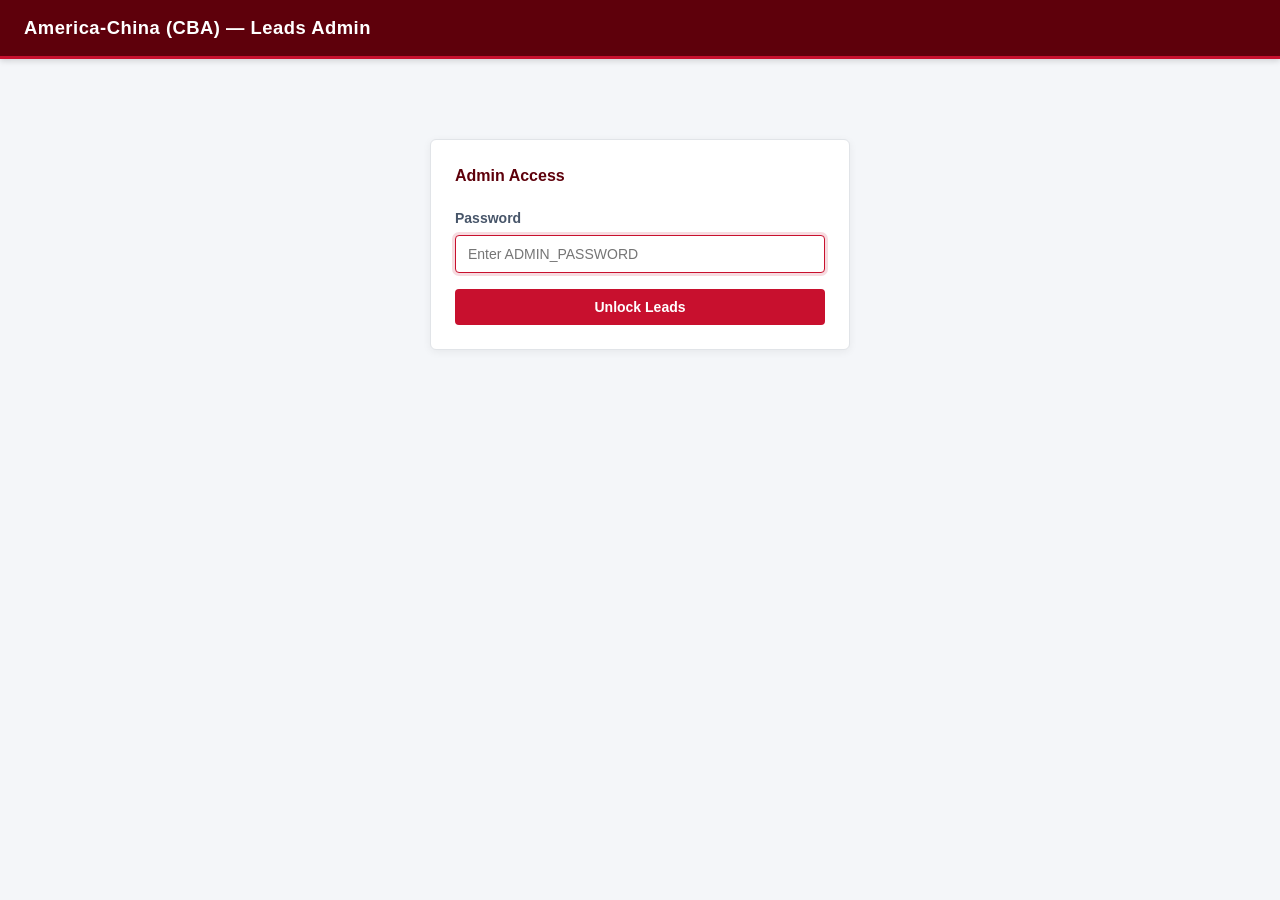
<file: public/admin/index.html>
<!DOCTYPE html>
<html lang="en">
<head>
  <meta charset="utf-8">
  <meta name="viewport" content="width=device-width, initial-scale=1.0">
  <title>Admin - Inquiries &amp; Leads | America-China (CBA)</title>
  <meta name="robots" content="noindex, nofollow">
  <link rel="shortcut icon" href="../favicon.ico">
  <style>
    * {
      box-sizing: border-box;
      margin: 0;
      padding: 0;
    }
    body {
      background-color: #f4f6f9;
      font-family: 'Inter', -apple-system, BlinkMacSystemFont, "Segoe UI", Roboto, "Helvetica Neue", Arial, sans-serif;
      color: #333;
      padding-bottom: 50px;
      line-height: 1.5;
    }
    .navbar {
      background-color: #5E000B;
      border-bottom: 3px solid #C8102E;
      padding: 14px 24px;
      display: flex;
      justify-content: space-between;
      align-items: center;
      box-shadow: 0 2px 6px rgba(0,0,0,0.15);
      margin-bottom: 30px;
    }
    .navbar-brand {
      color: #fff;
      font-weight: 700;
      font-size: 1.15rem;
      letter-spacing: 0.5px;
    }
    .nav-actions {
      display: flex;
      gap: 8px;
    }
    .container {
      max-width: 1300px;
      margin: 0 auto;
      padding: 0 20px;
    }
    .card {
      background: #fff;
      border: 1px solid #e1e4e8;
      border-radius: 6px;
      box-shadow: 0 2px 8px rgba(0,0,0,0.06);
      margin-bottom: 25px;
      padding: 24px;
    }
    .login-container {
      max-width: 420px;
      margin: 80px auto;
    }
    .form-group {
      margin-bottom: 16px;
    }
    .form-group label {
      display: block;
      margin-bottom: 6px;
      font-weight: 600;
      font-size: 14px;
      color: #475569;
    }
    .form-control {
      width: 100%;
      padding: 10px 12px;
      font-size: 14px;
      border: 1px solid #cbd5e1;
      border-radius: 4px;
      outline: none;
      transition: border-color 0.15s ease;
    }
    .form-control:focus {
      border-color: #C8102E;
      box-shadow: 0 0 0 3px rgba(200, 16, 46, 0.15);
    }
    .btn {
      display: inline-block;
      font-weight: 600;
      font-size: 14px;
      padding: 9px 16px;
      border-radius: 4px;
      border: 1px solid transparent;
      cursor: pointer;
      text-align: center;
      transition: all 0.15s ease;
      text-decoration: none;
    }
    .btn-sm {
      padding: 6px 12px;
      font-size: 13px;
    }
    .btn-brand {
      background-color: #C8102E;
      color: #fff;
    }
    .btn-brand:hover, .btn-brand:focus {
      background-color: #8B0000;
      color: #fff;
    }
    .btn-default {
      background-color: #f8fafc;
      border-color: #cbd5e1;
      color: #334155;
    }
    .btn-default:hover {
      background-color: #e2e8f0;
    }
    .btn-danger {
      background-color: #dc2626;
      color: #fff;
    }
    .btn-danger:hover {
      background-color: #b91c1c;
    }
    .btn-block {
      display: block;
      width: 100%;
    }
    .btn:disabled {
      opacity: 0.65;
      cursor: not-allowed;
    }
    .alert {
      padding: 12px 16px;
      border-radius: 4px;
      font-size: 14px;
      margin-bottom: 16px;
    }
    .alert-danger {
      background-color: #fef2f2;
      border: 1px solid #fecaca;
      color: #b91c1c;
    }
    .controls-row {
      display: flex;
      justify-content: space-between;
      align-items: center;
      flex-wrap: wrap;
      gap: 12px;
      margin-bottom: 15px;
    }
    .search-box {
      flex: 1;
      max-width: 480px;
    }
    .count-box {
      font-size: 14px;
      color: #475569;
    }
    .table-container {
      overflow-x: auto;
    }
    .table {
      width: 100%;
      border-collapse: collapse;
      text-align: left;
    }
    .table th {
      background-color: #f8f9fa;
      border-bottom: 2px solid #e2e8f0;
      padding: 12px 14px;
      font-size: 12px;
      text-transform: uppercase;
      letter-spacing: 0.5px;
      color: #475569;
      white-space: nowrap;
    }
    .table td {
      padding: 12px 14px;
      font-size: 13px;
      border-bottom: 1px solid #e2e8f0;
      vertical-align: top;
    }
    .table tbody tr:hover {
      background-color: #f8fafc;
    }
    .badge-inquiry {
      background-color: #FDF2F4;
      color: #C8102E;
      border: 1px solid #F3C5CD;
      padding: 4px 8px;
      border-radius: 4px;
      font-weight: 600;
      font-size: 12px;
      display: inline-block;
      white-space: nowrap;
    }
    .comment-cell {
      max-width: 280px;
      white-space: pre-wrap;
      word-break: break-word;
    }
    .hidden {
      display: none !important;
    }
  </style>
</head>
<body>

  <!-- Top Navbar -->
  <nav class="navbar">
    <span class="navbar-brand">America-China (CBA) &mdash; Leads Admin</span>
    <div class="nav-actions hidden" id="navActions">
      <button class="btn btn-default btn-sm" onclick="fetchLeads()">Refresh</button>
      <button class="btn btn-default btn-sm" onclick="exportCSV()">Export CSV</button>
      <button class="btn btn-danger btn-sm" onclick="logout()">Logout</button>
    </div>
  </nav>

  <div class="container">

    <!-- Login View -->
    <div id="loginView" class="login-container">
      <div class="card">
        <h4 style="margin-top:0; margin-bottom: 20px; font-weight: 700; color: #5E000B;">Admin Access</h4>
        <div id="loginAlert" class="alert alert-danger hidden"></div>
        <form id="loginForm" onsubmit="handleLogin(event)">
          <div class="form-group">
            <label for="adminPassword">Password</label>
            <input type="password" id="adminPassword" class="form-control" placeholder="Enter ADMIN_PASSWORD" required autofocus>
          </div>
          <button type="submit" class="btn btn-brand btn-block" id="loginBtn">Unlock Leads</button>
        </form>
      </div>
    </div>

    <!-- Leads Dashboard View -->
    <div id="dashboardView" class="hidden">
      <div class="controls-row">
        <div class="search-box">
          <input type="text" id="searchInput" class="form-control" placeholder="Search by name, organization, email, phone, interest area..." oninput="filterLeads()">
        </div>
        <div class="count-box">
          <strong id="leadCount">0</strong> inquiries recorded
        </div>
      </div>

      <div class="card" style="padding: 0;">
        <div class="table-container">
          <table class="table">
            <thead>
              <tr>
                <th>#</th>
                <th>Date</th>
                <th>Name</th>
                <th>Organization</th>
                <th>Contact No.</th>
                <th>Email</th>
                <th>Interest Area</th>
                <th>Inquiry Details</th>
              </tr>
            </thead>
            <tbody id="leadsTableBody">
              <tr>
                <td colspan="8" style="text-align:center; padding: 30px; color: #777;">Loading inquiries...</td>
              </tr>
            </tbody>
          </table>
        </div>
      </div>
    </div>

  </div>

  <script>
    var allLeads = [];

    function getSavedPassword() {
      return sessionStorage.getItem('cba_admin_pwd') || '';
    }

    function setSavedPassword(pwd) {
      sessionStorage.setItem('cba_admin_pwd', pwd);
    }

    function logout() {
      sessionStorage.removeItem('cba_admin_pwd');
      document.getElementById('loginView').classList.remove('hidden');
      document.getElementById('dashboardView').classList.add('hidden');
      document.getElementById('navActions').classList.add('hidden');
      document.getElementById('adminPassword').value = '';
    }

    async function handleLogin(e) {
      e.preventDefault();
      var pwd = document.getElementById('adminPassword').value.trim();
      if (!pwd) return;

      var loginBtn = document.getElementById('loginBtn');
      var alertBox = document.getElementById('loginAlert');
      loginBtn.disabled = true;
      loginBtn.textContent = 'Verifying...';
      alertBox.classList.add('hidden');

      setSavedPassword(pwd);
      var ok = await fetchLeads();
      if (!ok) {
        sessionStorage.removeItem('cba_admin_pwd');
        alertBox.textContent = 'Invalid password or server configuration error.';
        alertBox.classList.remove('hidden');
      }

      loginBtn.disabled = false;
      loginBtn.textContent = 'Unlock Leads';
    }

    async function fetchLeads() {
      var pwd = getSavedPassword();
      if (!pwd) {
        logout();
        return false;
      }

      try {
        var res = await fetch('/api/leads', {
          headers: {
            'x-admin-password': pwd
          }
        });

        if (!res.ok) {
          if (res.status === 401) {
            logout();
            var alertBox = document.getElementById('loginAlert');
            alertBox.textContent = 'Invalid password.';
            alertBox.classList.remove('hidden');
          }
          return false;
        }

        var data = await res.json();
        allLeads = data.leads || [];

        document.getElementById('loginView').classList.add('hidden');
        document.getElementById('dashboardView').classList.remove('hidden');
        document.getElementById('navActions').classList.remove('hidden');

        renderTable(allLeads);
        return true;
      } catch (err) {
        alert('Error connecting to leads API: ' + err.message);
        return false;
      }
    }

    function renderTable(leads) {
      var tbody = document.getElementById('leadsTableBody');
      document.getElementById('leadCount').textContent = leads.length;

      if (!leads.length) {
        tbody.innerHTML = '<tr><td colspan="8" style="text-align:center; padding: 40px; color: #888;">No inquiries found.</td></tr>';
        return;
      }

      var html = '';
      for (var i = 0; i < leads.length; i++) {
        var item = leads[i];
        var dateStr = item.created_at ? new Date(item.created_at.replace(' ', 'T') + 'Z').toLocaleString() : '-';
        html += '<tr>' +
          '<td>' + (item.id || (i + 1)) + '</td>' +
          '<td style="white-space:nowrap; font-size:12px; color:#666;">' + escapeHtml(dateStr) + '</td>' +
          '<td><strong>' + escapeHtml(item.name || '-') + '</strong></td>' +
          '<td>' + escapeHtml(item.company || '-') + '</td>' +
          '<td><a href="' + safePhoneUrl(item.phone) + '">' + escapeHtml(item.phone || '-') + '</a></td>' +
          '<td><a href="' + safeMailtoUrl(item.email) + '">' + escapeHtml(item.email || '-') + '</a></td>' +
          '<td><span class="badge-inquiry">' + escapeHtml(item.inquiry_type || 'General') + '</span></td>' +
          '<td class="comment-cell">' + escapeHtml(item.comment || '-') + '</td>' +
        '</tr>';
      }
      tbody.innerHTML = html;
    }

    function filterLeads() {
      var term = (document.getElementById('searchInput').value || '').toLowerCase().trim();
      if (!term) {
        renderTable(allLeads);
        return;
      }

      var filtered = allLeads.filter(function(item) {
        return (item.name && item.name.toLowerCase().indexOf(term) > -1) ||
               (item.company && item.company.toLowerCase().indexOf(term) > -1) ||
               (item.email && item.email.toLowerCase().indexOf(term) > -1) ||
               (item.phone && item.phone.toLowerCase().indexOf(term) > -1) ||
               (item.inquiry_type && item.inquiry_type.toLowerCase().indexOf(term) > -1) ||
               (item.comment && item.comment.toLowerCase().indexOf(term) > -1);
      });
      renderTable(filtered);
    }

    function escapeCsvCell(val) {
      if (val == null) return '""';
      var str = String(val);
      if (/^[=\+\-@\t\r]/.test(str)) {
        str = "'" + str;
      }
      return '"' + str.replace(/"/g, '""') + '"';
    }

    function safePhoneUrl(phone) {
      if (!phone) return '#';
      var cleaned = String(phone).trim();
      return /^[+0-9\s\-().]+$/.test(cleaned) ? 'tel:' + cleaned : '#';
    }

    function safeMailtoUrl(email) {
      if (!email) return '#';
      var cleaned = String(email).trim();
      return /^[^\s@]+@[^\s@]+\.[^\s@]+$/.test(cleaned) ? 'mailto:' + cleaned : '#';
    }

    function exportCSV() {
      if (!allLeads.length) {
        alert('No leads to export.');
        return;
      }

      var headers = ['ID', 'Date', 'Name', 'Organization', 'Phone', 'Email', 'Inquiry Type', 'Comment'];
      var rows = [headers];

      for (var i = 0; i < allLeads.length; i++) {
        var l = allLeads[i];
        rows.push([
          l.id || '',
          escapeCsvCell(l.created_at),
          escapeCsvCell(l.name),
          escapeCsvCell(l.company),
          escapeCsvCell(l.phone),
          escapeCsvCell(l.email),
          escapeCsvCell(l.inquiry_type),
          escapeCsvCell(l.comment)
        ]);
      }

      var csvContent = 'data:text/csv;charset=utf-8,\uFEFF' + rows.map(function(e) { return e.join(','); }).join('\n');
      var encodedUri = encodeURI(csvContent);
      var link = document.createElement('a');
      link.setAttribute('href', encodedUri);
      link.setAttribute('download', 'america_china_leads_' + new Date().toISOString().slice(0, 10) + '.csv');
      document.body.appendChild(link);
      link.click();
      document.body.removeChild(link);
    }

    function escapeHtml(str) {
      if (!str) return '';
      return String(str)
        .replace(/&/g, '&amp;')
        .replace(/</g, '&lt;')
        .replace(/>/g, '&gt;')
        .replace(/"/g, '&quot;')
        .replace(/'/g, '&#39;');
    }

    // Auto-check on load
    if (getSavedPassword()) {
      fetchLeads();
    }
  </script>
</body>
</html>
</file>
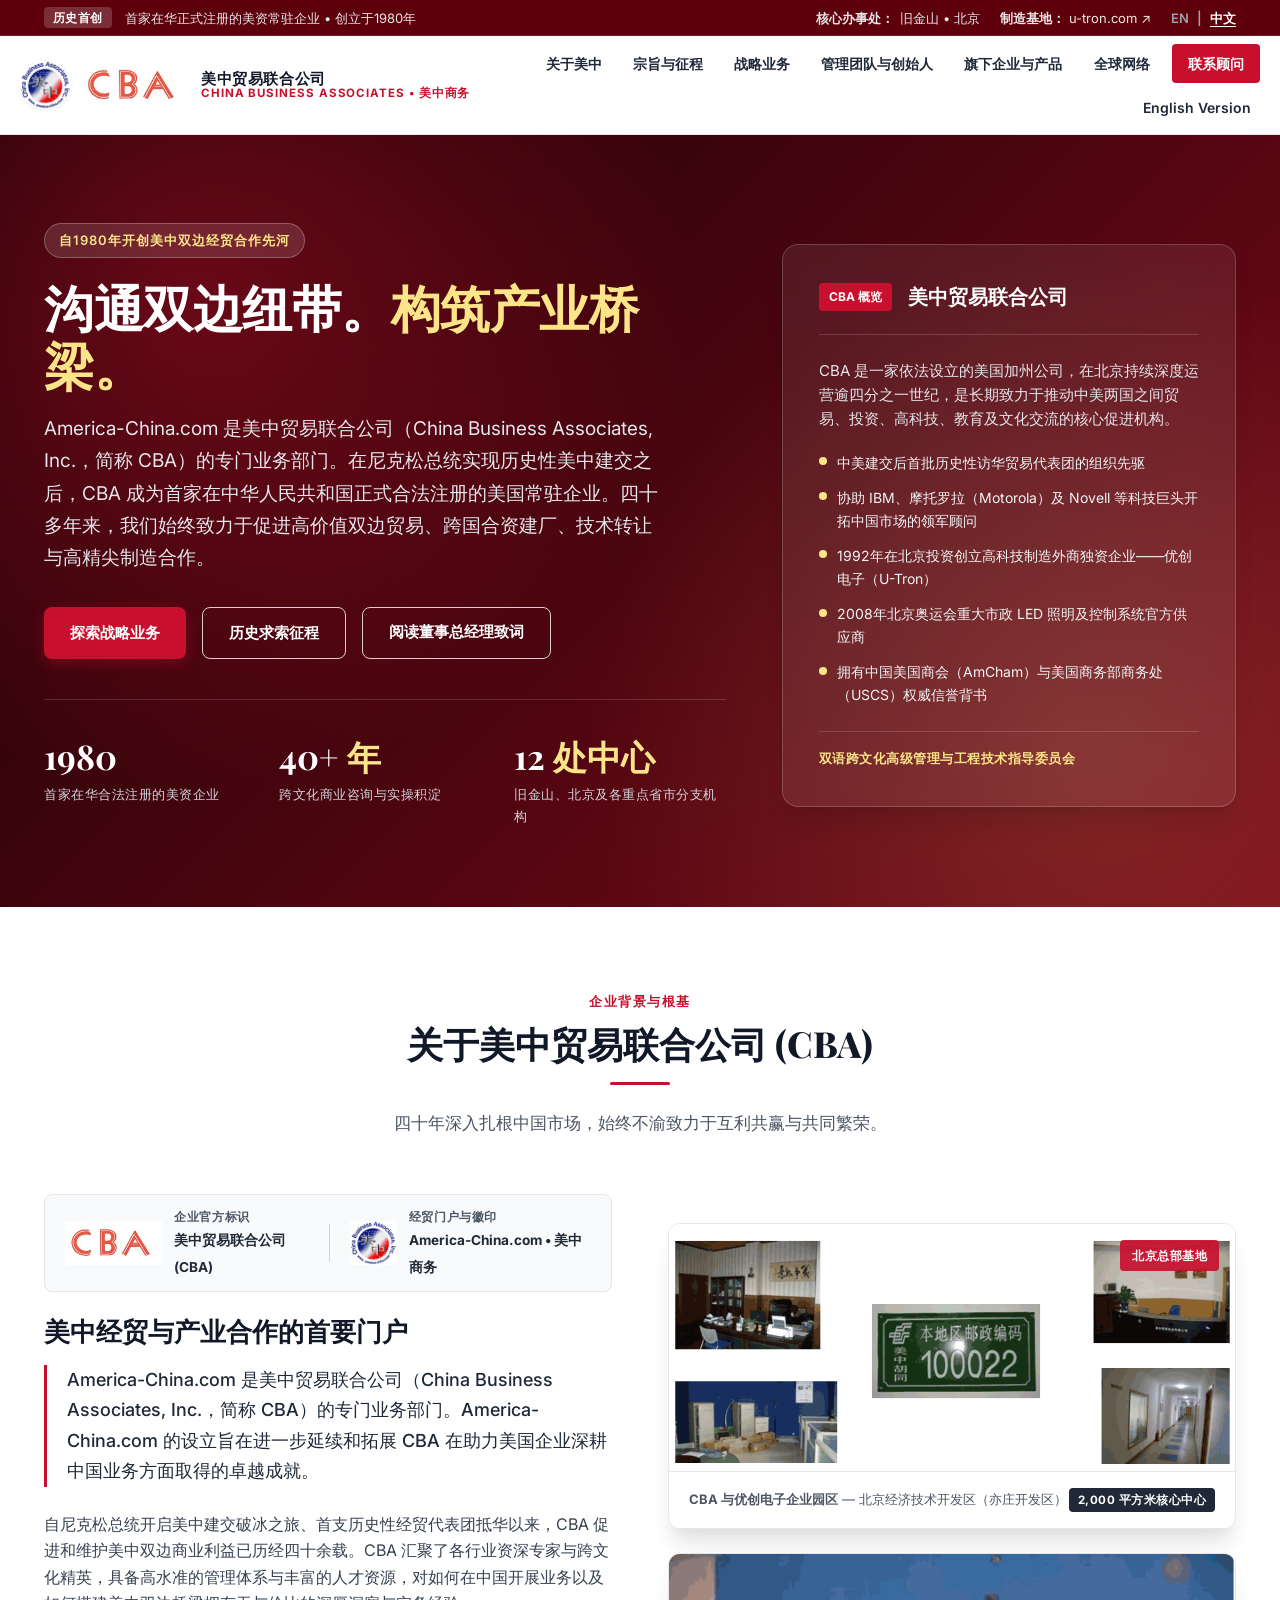
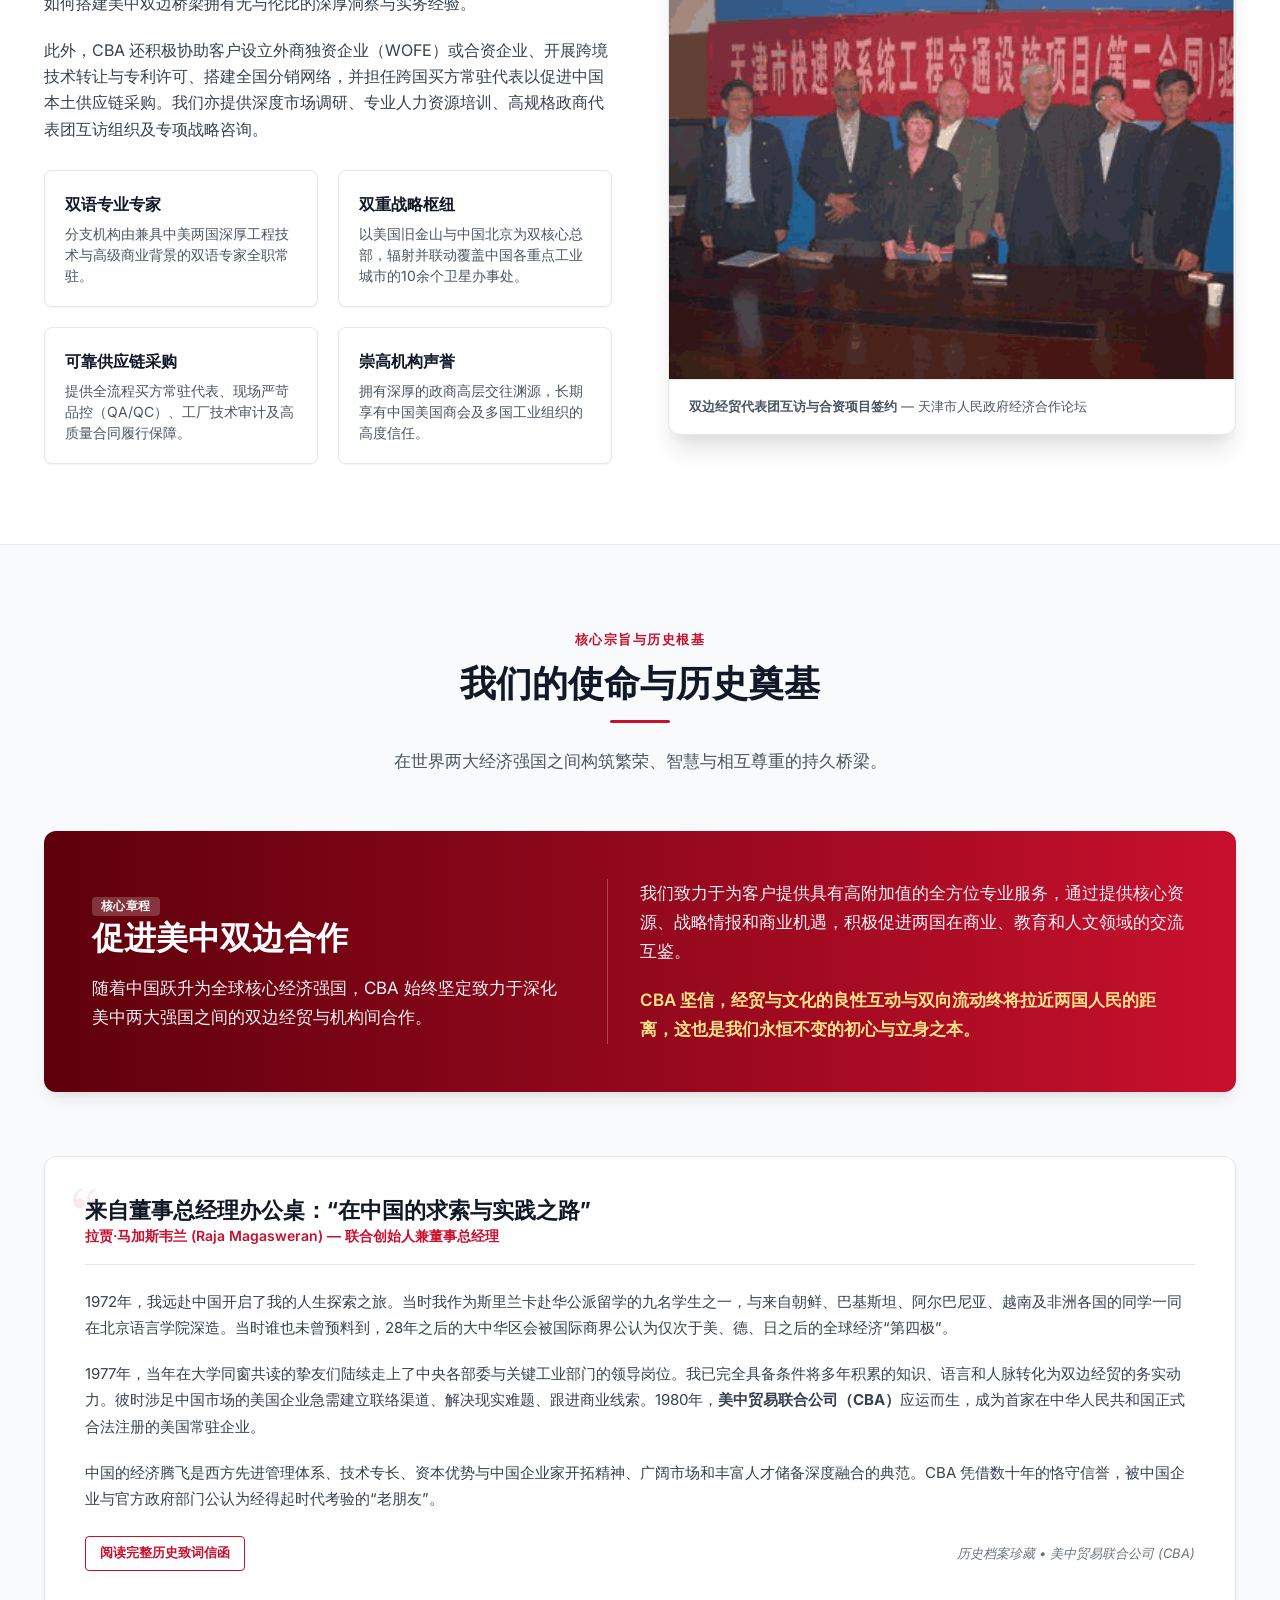
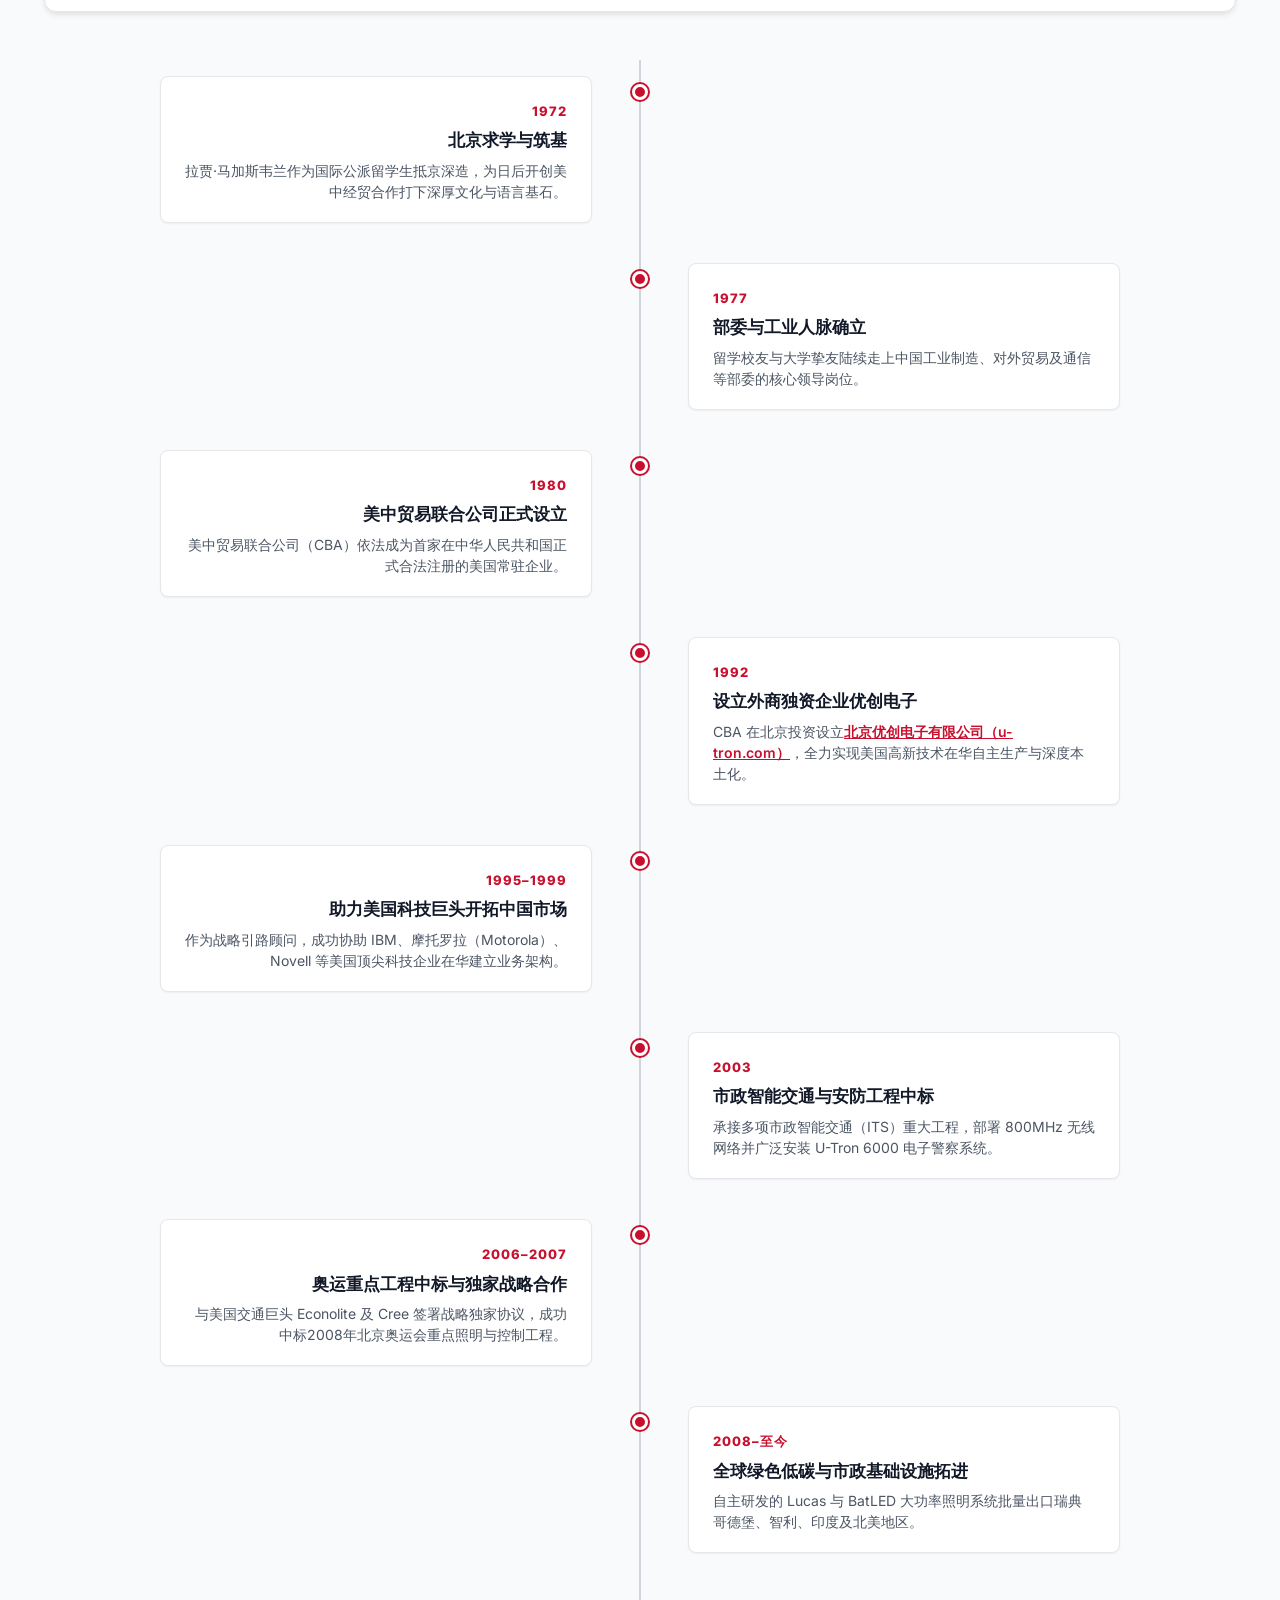
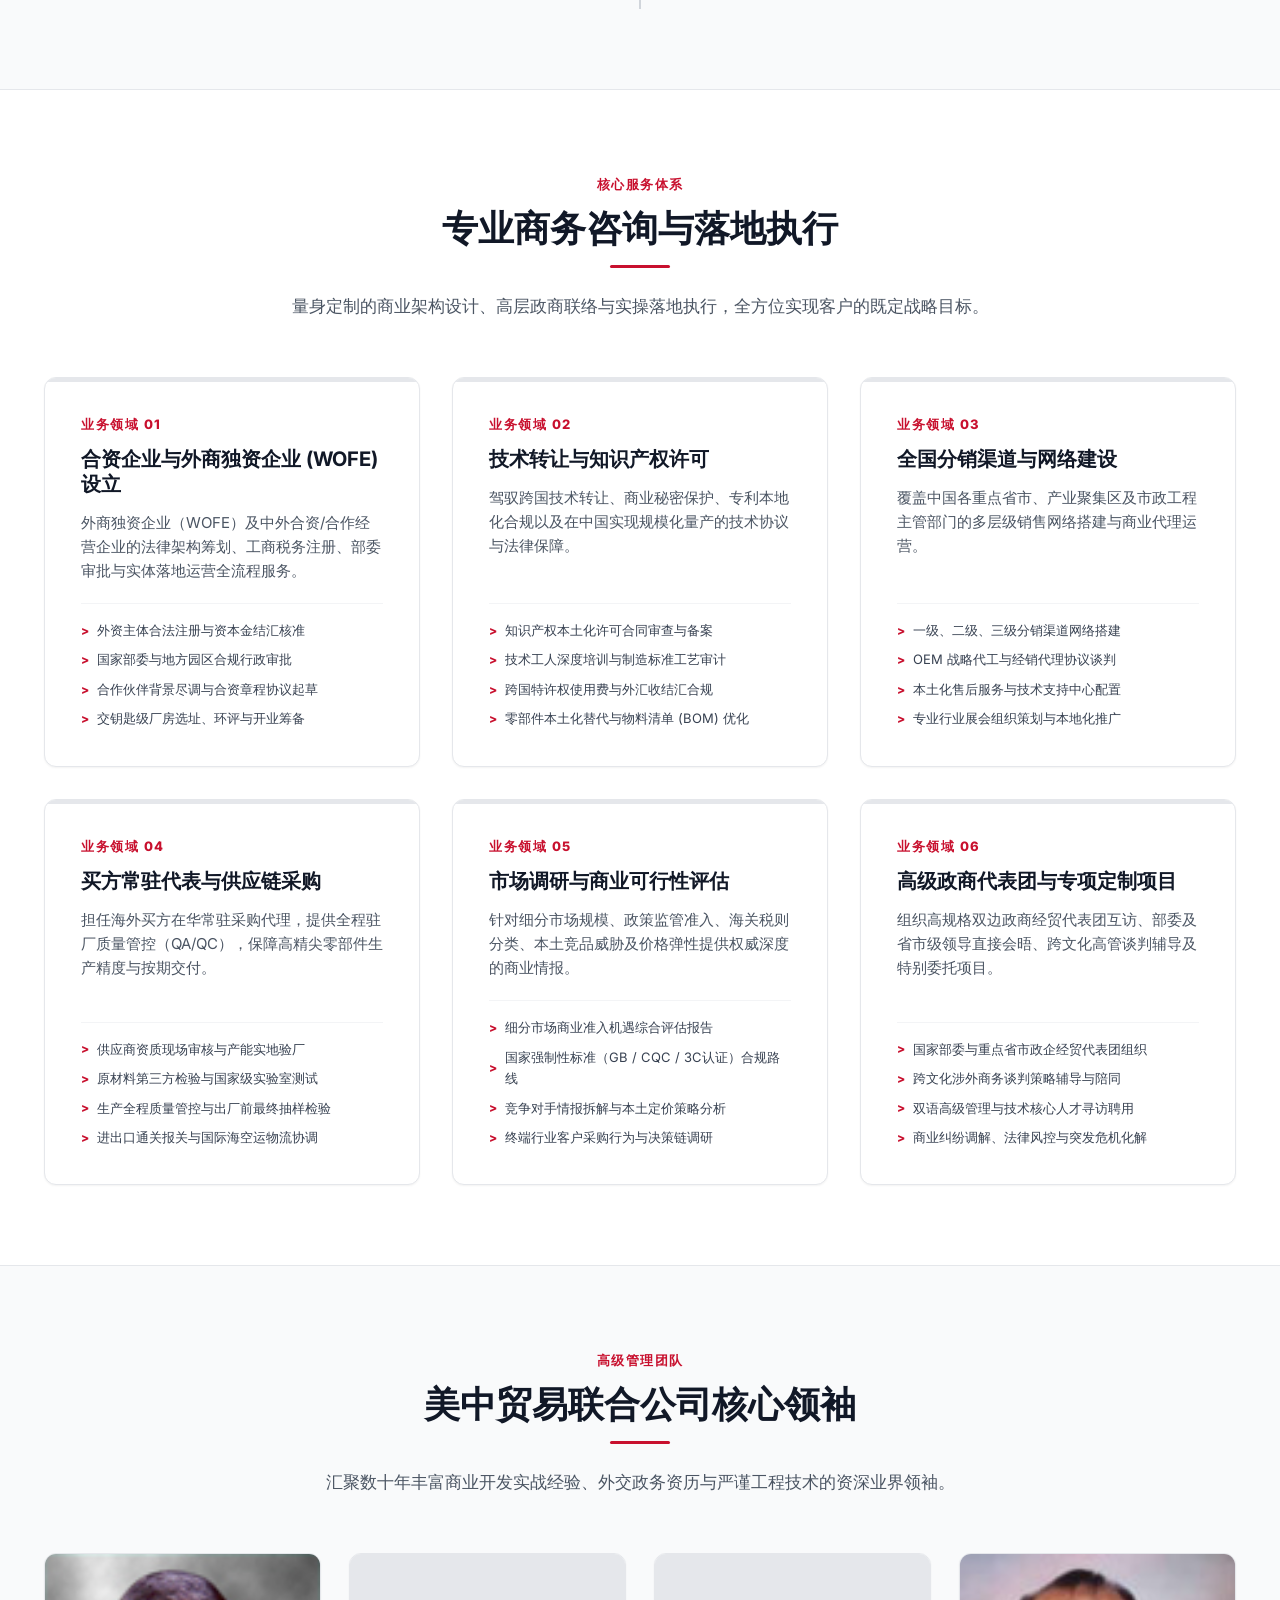
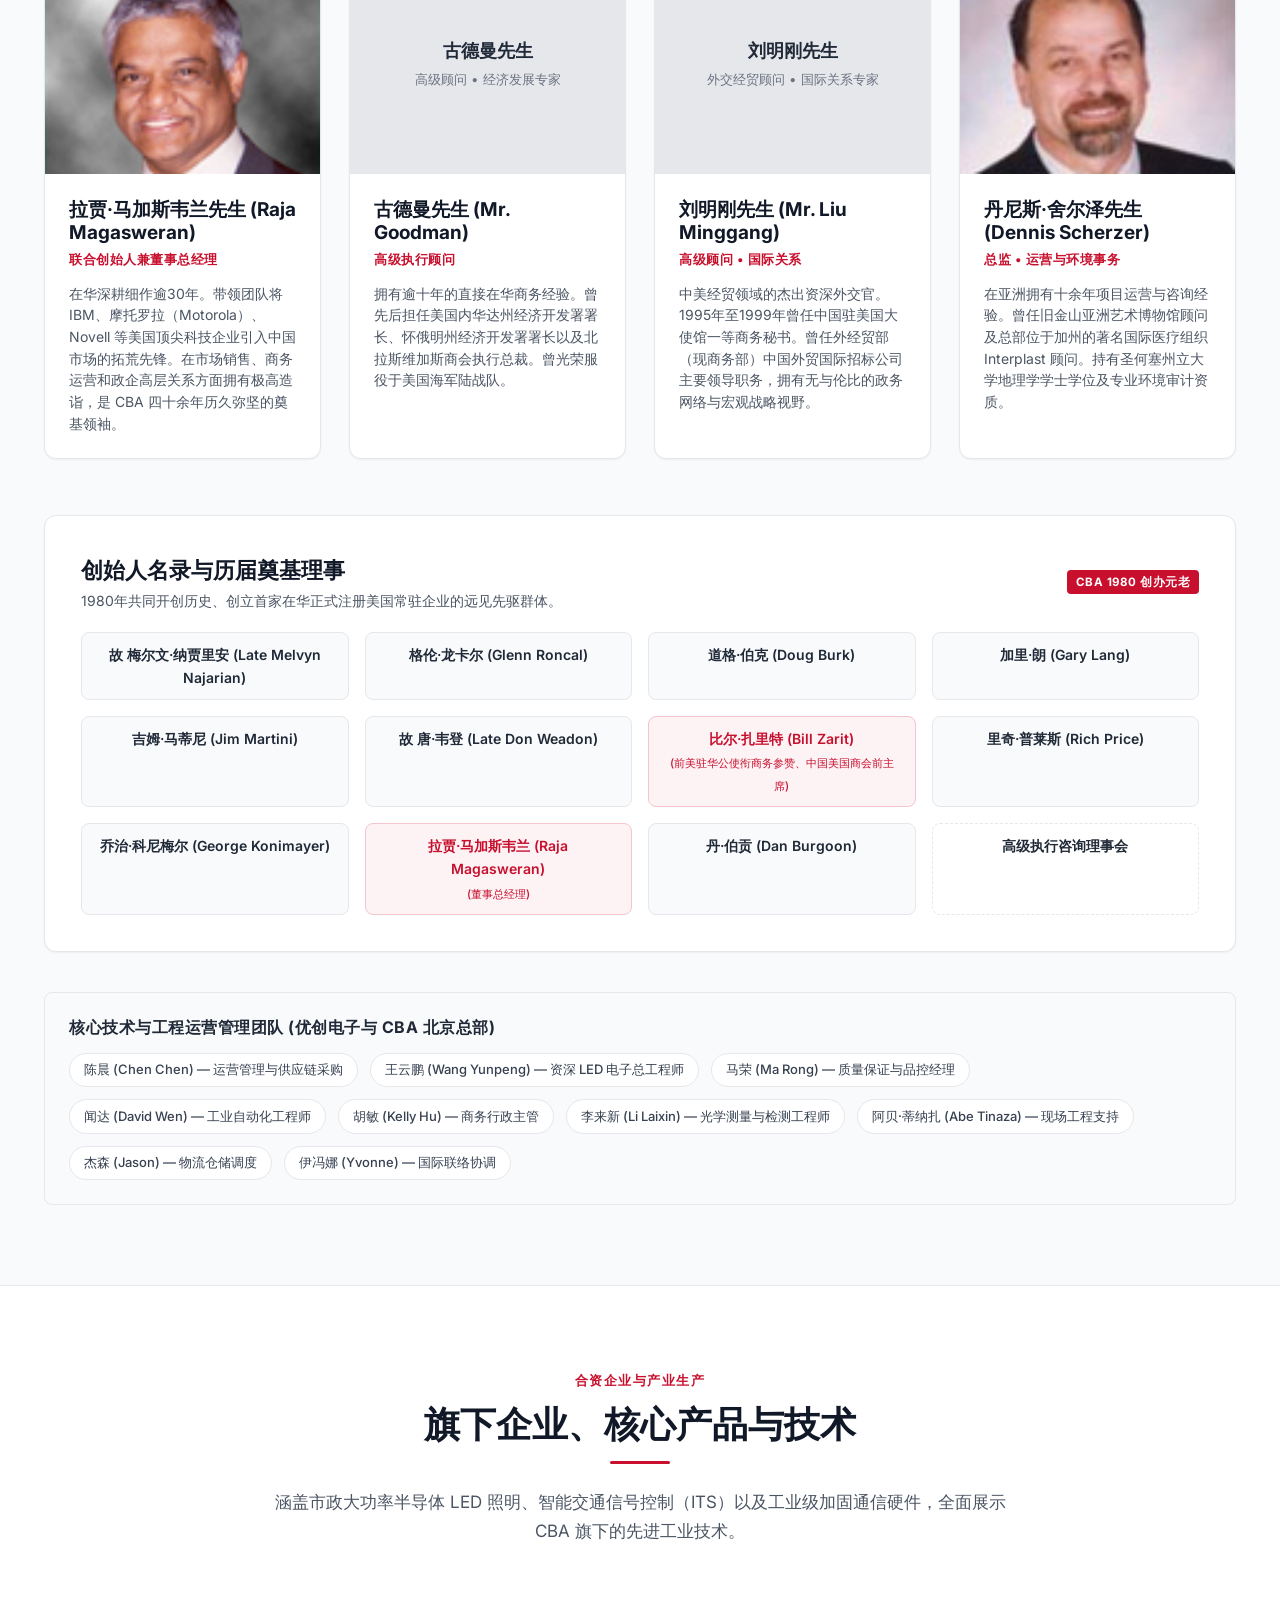
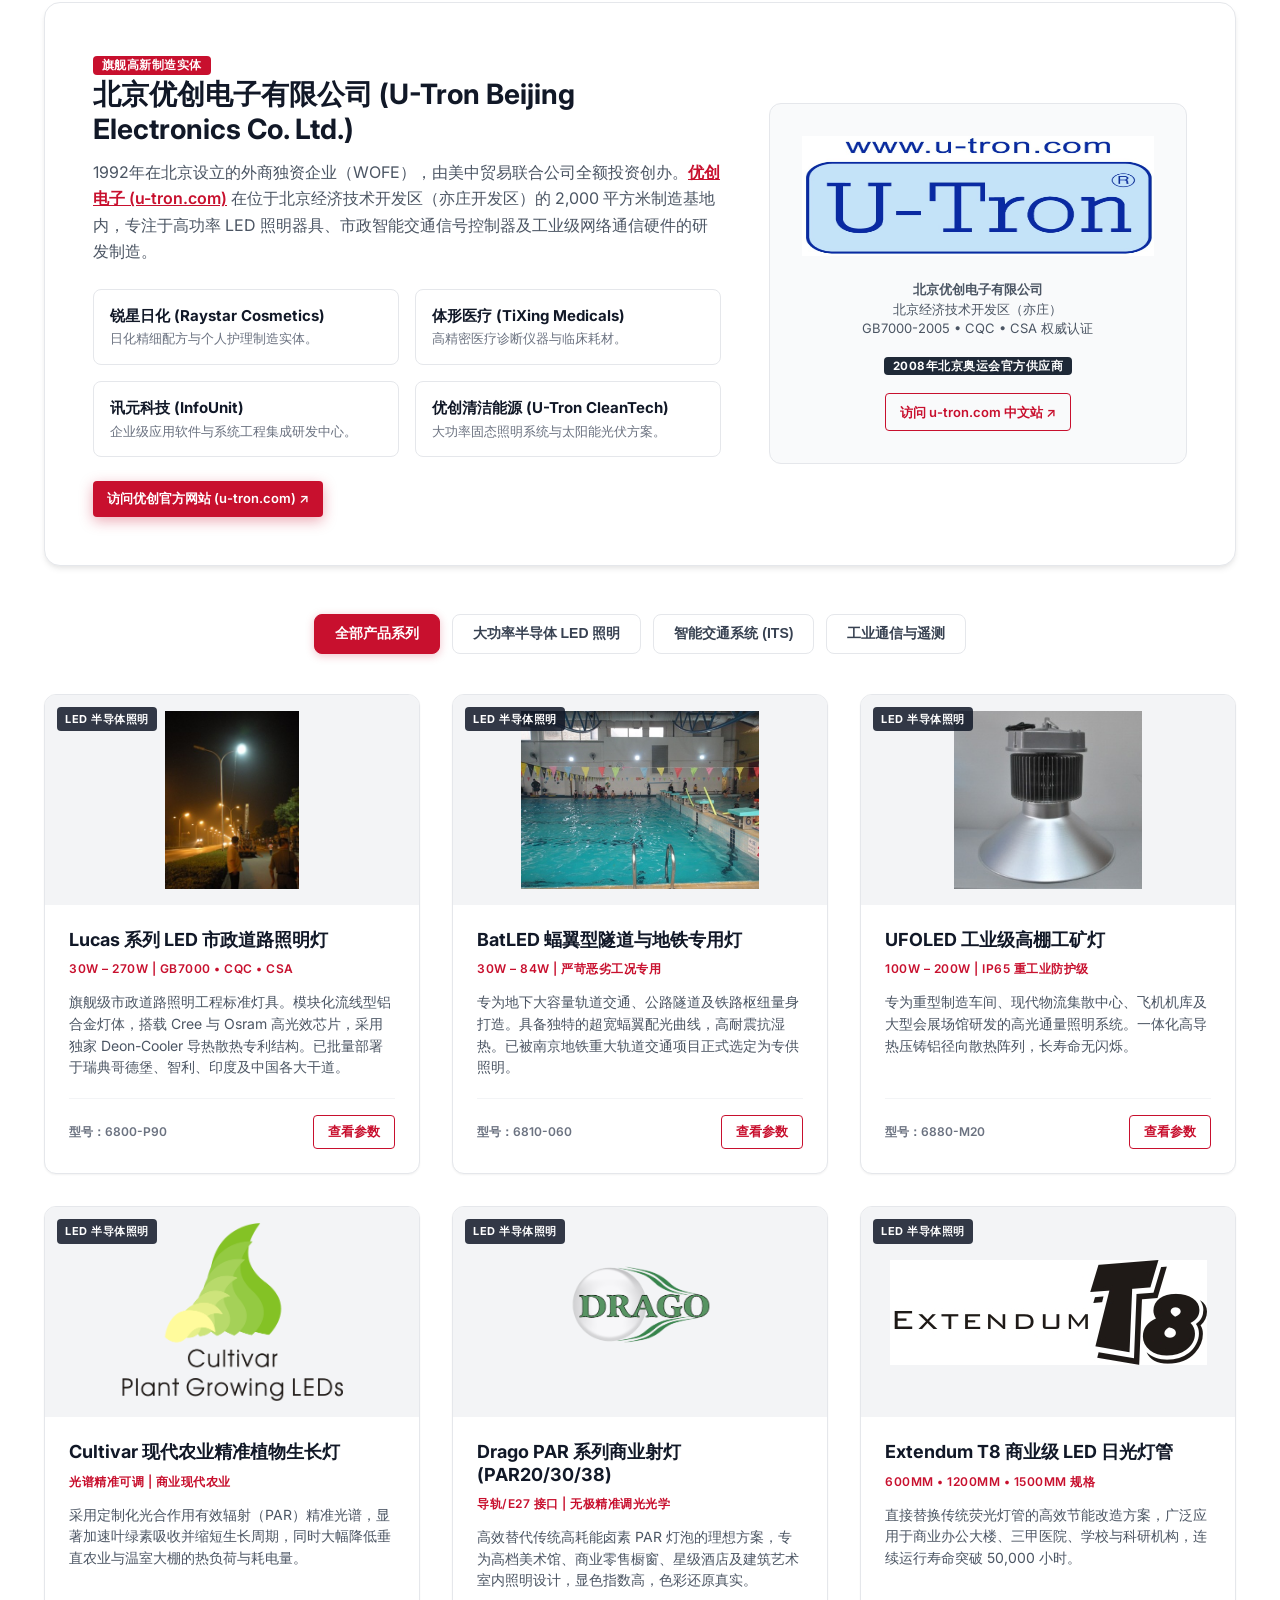
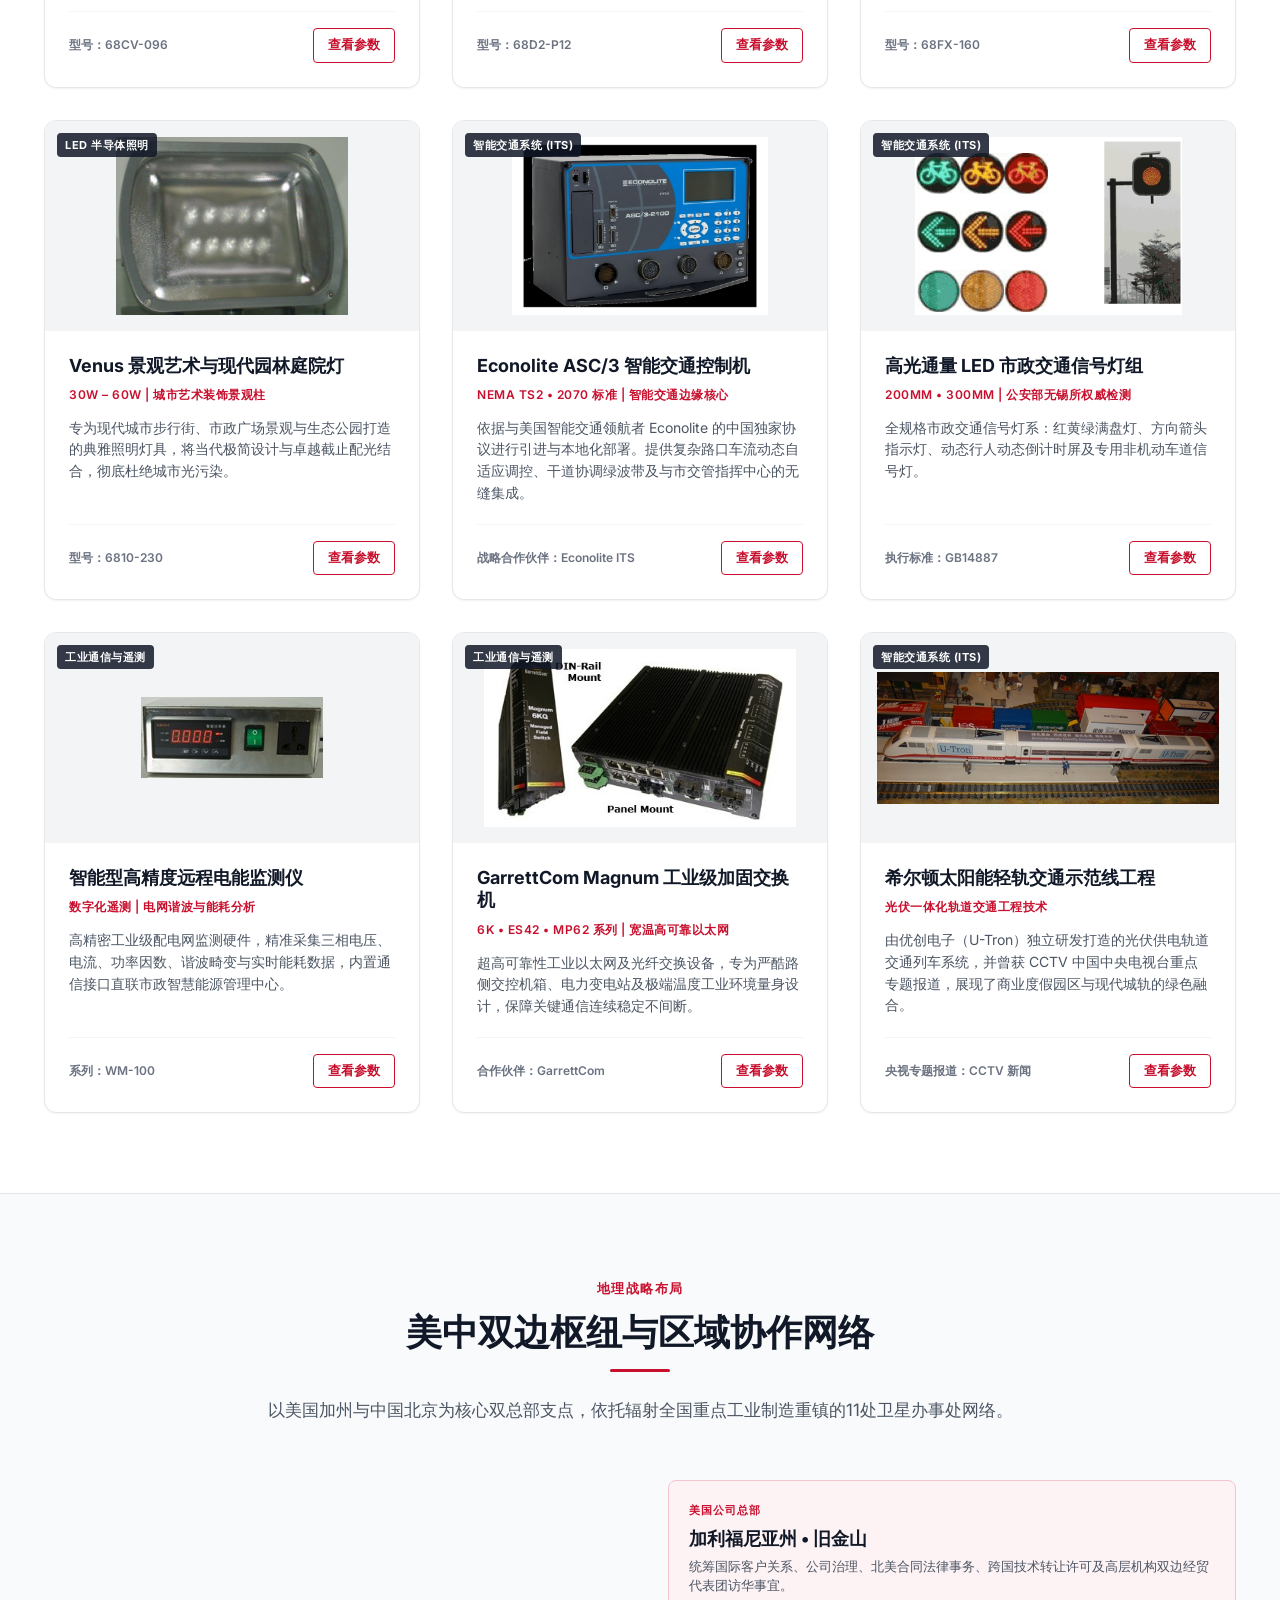
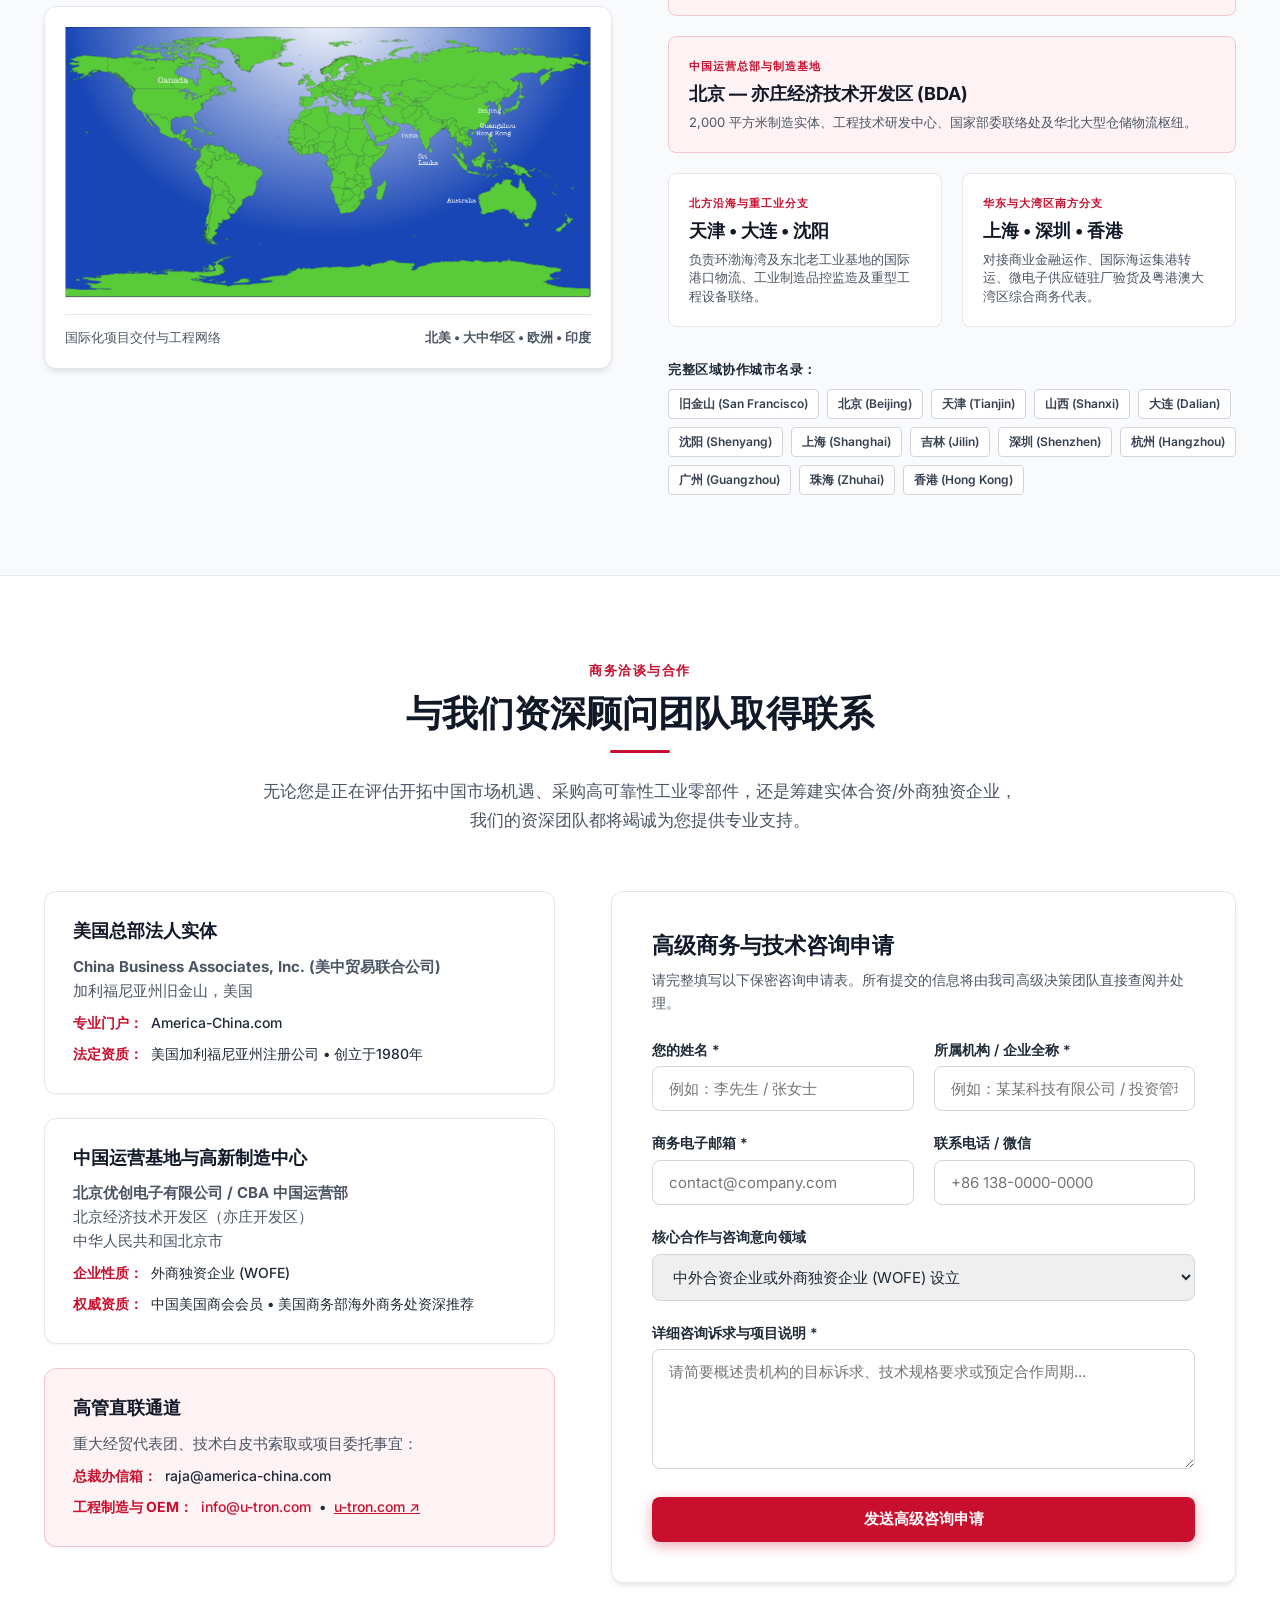
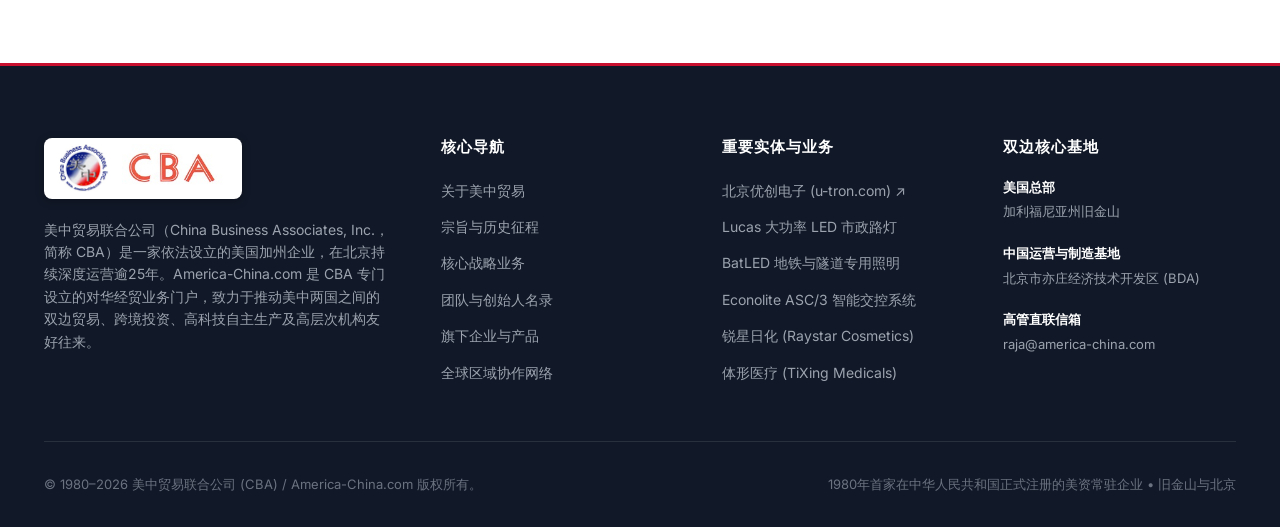
<file: zh.html>
<!DOCTYPE html>
<html lang="zh-CN">
<head>
  <meta charset="UTF-8">
  <meta name="viewport" content="width=device-width, initial-scale=1.0">
  <title>美中贸易联合公司 (CBA) | 中美双边贸易、跨境投资与先进科技制造</title>
  <meta name="description" content="1980年首家在华合法注册美资企业。美中贸易联合公司（CBA）深耕美中双边贸易、跨境投资、合资制造及技术转移逾40年，总部位于旧金山与北京。">
  <meta name="keywords" content="美中贸易联合公司, CBA, America-China.com, 美中贸易, 外商独资企业, 中美合资建厂, 技术转让, 优创电子, 企业并购, 战略投资">
  <meta name="theme-color" content="#991b1b">
  <link rel="canonical" href="https://america-china.com/zh.html">
  <link rel="alternate" hreflang="en" href="https://america-china.com/">
  <link rel="alternate" hreflang="zh-CN" href="https://america-china.com/zh.html">
  <link rel="alternate" hreflang="x-default" href="https://america-china.com/">
  <link rel="stylesheet" href="css/style.css">
  <link rel="icon" type="image/jpeg" href="images/logos/meizhong-logo.jpg">
  <link rel="apple-touch-icon" href="images/logos/meizhong-logo.jpg">
  
  <!-- Open Graph / 社交分享元数据 -->
  <meta property="og:type" content="website">
  <meta property="og:site_name" content="美中贸易联合公司 (CBA)">
  <meta property="og:title" content="美中贸易联合公司 (CBA) | 中美双边贸易、跨境投资与先进科技制造">
  <meta property="og:description" content="1980年首家在华合法注册美资企业。深耕中美双边贸易、跨境投资与先进科技制造逾40年。">
  <meta property="og:url" content="https://america-china.com/zh.html">
  <meta property="og:image" content="https://america-china.com/images/logos/meizhong-logo.jpg">
  <meta property="og:image:width" content="103">
  <meta property="og:image:height" content="97">
  <meta property="og:image:alt" content="美中贸易联合公司官方印章">
  <meta property="og:locale" content="zh_CN">
  <meta property="og:locale:alternate" content="en_US">

  <!-- Twitter Cards -->
  <meta name="twitter:card" content="summary">
  <meta name="twitter:title" content="美中贸易联合公司 (CBA) | 中美双边贸易与先进制造">
  <meta name="twitter:description" content="1980年首家在华注册美资企业。40余年深耕中美跨国商务合作与工业制造。">
  <meta name="twitter:image" content="https://america-china.com/images/logos/meizhong-logo.jpg">

  <link rel="preconnect" href="https://fonts.googleapis.com">
  <link rel="preconnect" href="https://fonts.gstatic.com" crossorigin>
  <link href="https://fonts.googleapis.com/css2?family=Inter:wght@400;500;600;700;800;900&amp;family=Playfair+Display:ital,wght@0,600;0,700;0,800;1,600&amp;display=swap" rel="stylesheet">

  <!-- 结构化数据 (Schema.org JSON-LD) -->
  <script type="application/ld+json">
  {
    "@context": "https://schema.org",
    "@graph": [
      {
        "@type": "Corporation",
        "@id": "https://america-china.com/#organization",
        "name": "美中贸易联合公司 (China Business Associates, Inc.)",
        "alternateName": ["CBA", "America-China.com", "China Business Associates"],
        "url": "https://america-china.com/zh.html",
        "logo": "https://america-china.com/images/logos/meizhong-logo.jpg",
        "foundingDate": "1980",
        "description": "1980年首家在中华人民共和国正式合法注册的美资常驻企业。四十余年来持续深耕美中双边贸易、合资建厂、技术转让与高精尖工业制造。",
        "address": [
          {
            "@type": "PostalAddress",
            "addressLocality": "San Francisco",
            "addressRegion": "CA",
            "addressCountry": "US"
          },
          {
            "@type": "PostalAddress",
            "streetAddress": "北京经济技术开发区 (亦庄)",
            "addressLocality": "北京",
            "postalCode": "100176",
            "addressCountry": "CN"
          }
        ],
        "subOrganization": {
          "@type": "Corporation",
          "@id": "https://u-tron.com/#organization",
          "name": "优创（北京）电子有限公司",
          "url": "https://u-tron.com/index-zh.html"
        },
        "knowsAbout": [
          "美中双边贸易",
          "外商独资企业(WOFE)设立",
          "跨境合资企业与并购",
          "工业技术引进与授权",
          "大功率LED半导体照明制造",
          "智能交通控制系统(ITS)"
        ]
      },
      {
        "@type": "WebSite",
        "@id": "https://america-china.com/#website",
        "url": "https://america-china.com/zh.html",
        "name": "美中贸易联合公司",
        "publisher": {
          "@id": "https://america-china.com/#organization"
        },
        "inLanguage": ["zh-CN", "en"]
      }
    ]
  }
  </script>
</head>
<body>

  <!-- 顶部公告栏 -->
  <div class="top-bar">
    <div class="container top-bar-content">
      <div class="top-bar-left">
        <span class="badge-tag">历史首创</span>
        <span>首家在华正式注册的美资常驻企业 &bull; 创立于1980年</span>
      </div>
      <div class="top-bar-right">
        <div class="top-bar-item">
          <strong>核心办事处：</strong> 旧金山 &bull; 北京
        </div>
        <div class="top-bar-item">
          <a href="https://u-tron.com/index-zh.html" target="_blank" rel="noopener noreferrer" style="color: rgba(255, 255, 255, 0.9); text-decoration: none;" title="访问优创（北京）电子官方网站">
            <strong>制造基地：</strong> u-tron.com &nearr;
          </a>
        </div>
        <div class="lang-switch" aria-label="语言切换">
          <a href="index.html" class="lang-link" title="Switch to English">EN</a>
          <span>|</span>
          <span class="active">中文</span>
        </div>
      </div>
    </div>
  </div>

  <!-- 主导航栏 -->
  <nav class="navbar" id="navbar">
    <div class="container nav-container">
      <a href="#home" class="logo-link" title="美中贸易联合公司 / America-China.com">
        <img src="images/logos/meizhong-logo.jpg" alt="美中贸易联合公司 (America-China) 官方徽标" class="brand-logo-seal" decoding="async" width="103" height="97">
        <img src="images/logos/CBALogoS.jpg" alt="China Business Associates (CBA) 商标" class="brand-logo-cba" decoding="async" width="170" height="77">
        <div class="logo-text-block">
          <span class="logo-title">美中贸易联合公司</span>
          <span class="logo-subtitle">CHINA BUSINESS ASSOCIATES &bull; 美中商务</span>
        </div>
      </a>

      <button class="mobile-toggle" aria-label="展开或收起导航菜单">
        <svg width="22" height="22" viewBox="0 0 24 24" fill="none" stroke="currentColor" stroke-width="2.2" stroke-linecap="round" stroke-linejoin="round">
          <line x1="3" y1="12" x2="21" y2="12"></line>
          <line x1="3" y1="6" x2="21" y2="6"></line>
          <line x1="3" y1="18" x2="21" y2="18"></line>
        </svg>
      </button>

      <ul class="nav-links">
        <li class="nav-item"><a href="#about">关于美中</a></li>
        <li class="nav-item"><a href="#mission">宗旨与征程</a></li>
        <li class="nav-item"><a href="#services">战略业务</a></li>
        <li class="nav-item"><a href="#leadership">管理团队与创始人</a></li>
        <li class="nav-item"><a href="#products">旗下企业与产品</a></li>
        <li class="nav-item"><a href="#network">全球网络</a></li>
        <li class="nav-item"><a href="#contact" class="nav-cta">联系顾问</a></li>
        <li class="nav-item mobile-only-lang"><a href="index.html" class="lang-switch-mobile">English Version</a></li>
      </ul>
    </div>
  </nav>

  <!-- 首页横幅区 (Hero Section) -->
  <header class="hero" id="home">
    <div class="container hero-grid">
      <div class="hero-content">
        <div class="hero-tag">
          自1980年开创美中双边经贸合作先河
        </div>
        <h1 class="hero-title">
          沟通双边纽带。<span>构筑产业桥梁。</span>
        </h1>
        <p class="hero-subtitle">
          America-China.com 是美中贸易联合公司（China Business Associates, Inc.，简称 CBA）的专门业务部门。在尼克松总统实现历史性美中建交之后，CBA 成为首家在中华人民共和国正式合法注册的美国常驻企业。四十多年来，我们始终致力于促进高价值双边贸易、跨国合资建厂、技术转让与高精尖制造合作。
        </p>

        <div class="hero-buttons">
          <a href="#services" class="btn btn-primary">探索战略业务</a>
          <a href="#mission" class="btn btn-outline-white">历史求索征程</a>
          <button type="button" class="btn btn-outline-white" id="readPresidentLetterBtn">阅读董事总经理致词</button>
        </div>

        <div class="hero-metrics">
          <div class="metric-item">
            <div class="metric-num">1980</div>
            <div class="metric-label">首家在华合法注册的美资企业</div>
          </div>
          <div class="metric-item">
            <div class="metric-num">40+ <span>年</span></div>
            <div class="metric-label">跨文化商业咨询与实操积淀</div>
          </div>
          <div class="metric-item">
            <div class="metric-num">12 <span>处中心</span></div>
            <div class="metric-label">旧金山、北京及各重点省市分支机构</div>
          </div>
        </div>
      </div>

      <!-- CBA 核心概览卡片 -->
      <div class="hero-card">
        <div class="hero-card-header">
          <span class="hero-card-badge">CBA 概览</span>
          <div class="hero-card-title">美中贸易联合公司</div>
        </div>
        <p>
          CBA 是一家依法设立的美国加州公司，在北京持续深度运营逾四分之一世纪，是长期致力于推动中美两国之间贸易、投资、高科技、教育及文化交流的核心促进机构。
        </p>
        <ul class="hero-card-highlights">
          <li>
            <span class="bullet-red"></span>
            <span>中美建交后首批历史性访华贸易代表团的组织先驱</span>
          </li>
          <li>
            <span class="bullet-red"></span>
            <span>协助 IBM、摩托罗拉（Motorola）及 Novell 等科技巨头开拓中国市场的领军顾问</span>
          </li>
          <li>
            <span class="bullet-red"></span>
            <span>1992年在北京投资创立高科技制造外商独资企业——优创电子（U-Tron）</span>
          </li>
          <li>
            <span class="bullet-red"></span>
            <span>2008年北京奥运会重大市政 LED 照明及控制系统官方供应商</span>
          </li>
          <li>
            <span class="bullet-red"></span>
            <span>拥有中国美国商会（AmCham）与美国商务部商务处（USCS）权威信誉背书</span>
          </li>
        </ul>
        <div style="margin-top: 1.5rem; padding-top: 0.75rem; border-top: 1px solid rgba(255,255,255,0.15);">
          <small style="color: #FCE588; font-weight: 600; text-transform: uppercase; letter-spacing: 0.5px;">双语跨文化高级管理与工程技术指导委员会</small>
        </div>
      </div>
    </div>
  </header>

  <!-- 板块：关于美中贸易与企业背景 -->
  <section class="section" id="about">
    <div class="container">
      <div class="section-header">
        <span class="section-kicker">企业背景与根基</span>
        <h2 class="section-title">关于美中贸易联合公司 (CBA)</h2>
        <div class="divider-red"></div>
        <p class="section-desc">
          四十年深入扎根中国市场，始终不渝致力于互利共赢与共同繁荣。
        </p>
      </div>

      <div class="profile-grid">
        <div class="profile-text">
          <div class="brand-badges-row">
            <div class="brand-badge-card">
              <img src="images/logos/CBALogoS.jpg" alt="China Business Associates (CBA) 商标" decoding="async" loading="lazy" width="170" height="77">
              <div>
                <div class="brand-badge-caption">企业官方标识</div>
                <strong style="font-size: 0.85rem; color: var(--neutral-800);">美中贸易联合公司 (CBA)</strong>
              </div>
            </div>
            <div class="brand-badge-divider"></div>
            <div class="brand-badge-card">
              <img src="images/logos/meizhong-logo.jpg" alt="America-China (美中) 官方徽标" decoding="async" loading="lazy" width="103" height="97">
              <div>
                <div class="brand-badge-caption">经贸门户与徽印</div>
                <strong style="font-size: 0.85rem; color: var(--neutral-800);">America-China.com &bull; 美中商务</strong>
              </div>
            </div>
          </div>
          <h3>美中经贸与产业合作的首要门户</h3>
          <p class="lead-p">
            America-China.com 是美中贸易联合公司（China Business Associates, Inc.，简称 CBA）的专门业务部门。America-China.com 的设立旨在进一步延续和拓展 CBA 在助力美国企业深耕中国业务方面取得的卓越成就。
          </p>
          <p>
            自尼克松总统开启美中建交破冰之旅、首支历史性经贸代表团抵华以来，CBA 促进和维护美中双边商业利益已历经四十余载。CBA 汇聚了各行业资深专家与跨文化精英，具备高水准的管理体系与丰富的人才资源，对如何在中国开展业务以及如何搭建美中双边桥梁拥有无与伦比的深厚洞察与实务经验。
          </p>
          <p>
            此外，CBA 还积极协助客户设立外商独资企业（WOFE）或合资企业、开展跨境技术转让与专利许可、搭建全国分销网络，并担任跨国买方常驻代表以促进中国本土供应链采购。我们亦提供深度市场调研、专业人力资源培训、高规格政商代表团互访组织及专项战略咨询。
          </p>

          <div class="profile-features">
            <div class="feature-box">
              <div class="feature-box-title">双语专业专家</div>
              <p class="feature-box-text">分支机构由兼具中美两国深厚工程技术与高级商业背景的双语专家全职常驻。</p>
            </div>
            <div class="feature-box">
              <div class="feature-box-title">双重战略枢纽</div>
              <p class="feature-box-text">以美国旧金山与中国北京为双核心总部，辐射并联动覆盖中国各重点工业城市的10余个卫星办事处。</p>
            </div>
            <div class="feature-box">
              <div class="feature-box-title">可靠供应链采购</div>
              <p class="feature-box-text">提供全流程买方常驻代表、现场严苛品控（QA/QC）、工厂技术审计及高质量合同履行保障。</p>
            </div>
            <div class="feature-box">
              <div class="feature-box-title">崇高机构声誉</div>
              <p class="feature-box-text">拥有深厚的政商高层交往渊源，长期享有中国美国商会及多国工业组织的高度信任。</p>
            </div>
          </div>
        </div>

        <div class="profile-visual">
          <div class="visual-frame">
            <span class="visual-badge">北京总部基地</span>
            <img src="images/about/beijing-office.gif" alt="CBA 与优创电子北京企业基地" decoding="async" loading="lazy" width="636" height="278">
            <div class="visual-caption">
              <div>
                <strong>CBA 与优创电子企业园区</strong> &mdash; 北京经济技术开发区（亦庄开发区）
              </div>
              <span class="badge-tag" style="background: var(--neutral-800);">2,000 平方米核心中心</span>
            </div>
          </div>

          <div class="visual-frame" style="margin-top: 1.5rem;">
            <img src="images/about/tianjin-signing.gif" alt="CBA 天津签约仪式" decoding="async" loading="lazy" width="378" height="284">
            <div class="visual-caption">
              <div>
                <strong>双边经贸代表团互访与合资项目签约</strong> &mdash; 天津市人民政府经济合作论坛
              </div>
            </div>
          </div>
        </div>
      </div>
    </div>
  </section>

  <!-- 板块：宗旨与历史征程 -->
  <section class="section section-alt" id="mission">
    <div class="container">
      <div class="section-header">
        <span class="section-kicker">核心宗旨与历史根基</span>
        <h2 class="section-title">我们的使命与历史奠基</h2>
        <div class="divider-red"></div>
        <p class="section-desc">
          在世界两大经济强国之间构筑繁荣、智慧与相互尊重的持久桥梁。
        </p>
      </div>

      <!-- 宗旨核心章程 -->
      <div class="mission-banner">
        <div class="mission-grid">
          <div>
            <span class="badge-tag" style="background: rgba(255,255,255,0.2); margin-bottom: 0.75rem;">核心章程</span>
            <h3>促进美中双边合作</h3>
            <p>
              随着中国跃升为全球核心经济强国，CBA 始终坚定致力于深化美中两大强国之间的双边经贸与机构间合作。
            </p>
          </div>
          <div style="border-left: 1px solid rgba(255,255,255,0.25); padding-left: 2rem;">
            <p>
              我们致力于为客户提供具有高附加值的全方位专业服务，通过提供核心资源、战略情报和商业机遇，积极促进两国在商业、教育和人文领域的交流互鉴。
            </p>
            <p style="font-weight: 600; color: #FCE588; margin-bottom: 0;">
              CBA 坚信，经贸与文化的良性互动与双向流动终将拉近两国人民的距离，这也是我们永恒不变的初心与立身之本。
            </p>
          </div>
        </div>
      </div>

      <!-- 总裁致词摘要预览卡片 -->
      <div class="letter-preview-card">
        <div class="quote-mark">&ldquo;</div>
        <div class="letter-header">
          <h4>来自董事总经理办公桌：“在中国的求索与实践之路”</h4>
          <div class="letter-author">拉贾·马加斯韦兰 (Raja Magasweran) &mdash; 联合创始人兼董事总经理</div>
        </div>
        <div class="letter-body">
          <p>
            1972年，我远赴中国开启了我的人生探索之旅。当时我作为斯里兰卡赴华公派留学的九名学生之一，与来自朝鲜、巴基斯坦、阿尔巴尼亚、越南及非洲各国的同学一同在北京语言学院深造。当时谁也未曾预料到，28年之后的大中华区会被国际商界公认为仅次于美、德、日之后的全球经济“第四极”。
          </p>
          <p>
            1977年，当年在大学同窗共读的挚友们陆续走上了中央各部委与关键工业部门的领导岗位。我已完全具备条件将多年积累的知识、语言和人脉转化为双边经贸的务实动力。彼时涉足中国市场的美国企业急需建立联络渠道、解决现实难题、跟进商业线索。1980年，<strong>美中贸易联合公司（CBA）</strong>应运而生，成为首家在中华人民共和国正式合法注册的美国常驻企业。
          </p>
          <p>
            中国的经济腾飞是西方先进管理体系、技术专长、资本优势与中国企业家开拓精神、广阔市场和丰富人才储备深度融合的典范。CBA 凭借数十年的恪守信誉，被中国企业与官方政府部门公认为经得起时代考验的“老朋友”。
          </p>
        </div>
        <div style="margin-top: 1.5rem; display: flex; justify-content: space-between; align-items: center; flex-wrap: wrap; gap: 1rem;">
          <button type="button" class="btn btn-outline-red btn-sm" id="readPresidentLetterBtn2" onclick="document.getElementById('readPresidentLetterBtn').click();">阅读完整历史致词信函</button>
          <span style="font-size: 0.8125rem; color: var(--neutral-500); font-style: italic;">历史档案珍藏 &bull; 美中贸易联合公司 (CBA)</span>
        </div>
      </div>

      <!-- 发展里程碑时间轴 -->
      <div class="timeline">
        <div class="timeline-item">
          <div class="timeline-dot"></div>
          <div class="timeline-content">
            <span class="timeline-year">1972</span>
            <div class="timeline-title">北京求学与筑基</div>
            <p class="timeline-desc">拉贾·马加斯韦兰作为国际公派留学生抵京深造，为日后开创美中经贸合作打下深厚文化与语言基石。</p>
          </div>
        </div>

        <div class="timeline-item">
          <div class="timeline-dot"></div>
          <div class="timeline-content">
            <span class="timeline-year">1977</span>
            <div class="timeline-title">部委与工业人脉确立</div>
            <p class="timeline-desc">留学校友与大学挚友陆续走上中国工业制造、对外贸易及通信等部委的核心领导岗位。</p>
          </div>
        </div>

        <div class="timeline-item">
          <div class="timeline-dot"></div>
          <div class="timeline-content">
            <span class="timeline-year">1980</span>
            <div class="timeline-title">美中贸易联合公司正式设立</div>
            <p class="timeline-desc">美中贸易联合公司（CBA）依法成为首家在中华人民共和国正式合法注册的美国常驻企业。</p>
          </div>
        </div>

        <div class="timeline-item">
          <div class="timeline-dot"></div>
          <div class="timeline-content">
            <span class="timeline-year">1992</span>
            <div class="timeline-title">设立外商独资企业优创电子</div>
            <p class="timeline-desc">CBA 在北京投资设立<a href="https://u-tron.com/index-zh.html" target="_blank" rel="noopener noreferrer" style="color: var(--primary-red); font-weight: 600; text-decoration: underline;">北京优创电子有限公司（u-tron.com）</a>，全力实现美国高新技术在华自主生产与深度本土化。</p>
          </div>
        </div>

        <div class="timeline-item">
          <div class="timeline-dot"></div>
          <div class="timeline-content">
            <span class="timeline-year">1995&ndash;1999</span>
            <div class="timeline-title">助力美国科技巨头开拓中国市场</div>
            <p class="timeline-desc">作为战略引路顾问，成功协助 IBM、摩托罗拉（Motorola）、Novell 等美国顶尖科技企业在华建立业务架构。</p>
          </div>
        </div>

        <div class="timeline-item">
          <div class="timeline-dot"></div>
          <div class="timeline-content">
            <span class="timeline-year">2003</span>
            <div class="timeline-title">市政智能交通与安防工程中标</div>
            <p class="timeline-desc">承接多项市政智能交通（ITS）重大工程，部署 800MHz 无线网络并广泛安装 U-Tron 6000 电子警察系统。</p>
          </div>
        </div>

        <div class="timeline-item">
          <div class="timeline-dot"></div>
          <div class="timeline-content">
            <span class="timeline-year">2006&ndash;2007</span>
            <div class="timeline-title">奥运重点工程中标与独家战略合作</div>
            <p class="timeline-desc">与美国交通巨头 Econolite 及 Cree 签署战略独家协议，成功中标2008年北京奥运会重点照明与控制工程。</p>
          </div>
        </div>

        <div class="timeline-item">
          <div class="timeline-dot"></div>
          <div class="timeline-content">
            <span class="timeline-year">2008&ndash;至今</span>
            <div class="timeline-title">全球绿色低碳与市政基础设施拓进</div>
            <p class="timeline-desc">自主研发的 Lucas 与 BatLED 大功率照明系统批量出口瑞典哥德堡、智利、印度及北美地区。</p>
          </div>
        </div>
      </div>
    </div>
  </section>

  <!-- 板块：战略业务与专业咨询 -->
  <section class="section" id="services">
    <div class="container">
      <div class="section-header">
        <span class="section-kicker">核心服务体系</span>
        <h2 class="section-title">专业商务咨询与落地执行</h2>
        <div class="divider-red"></div>
        <p class="section-desc">
          量身定制的商业架构设计、高层政商联络与实操落地执行，全方位实现客户的既定战略目标。
        </p>
      </div>

      <div class="services-grid">
        <!-- 业务领域 1 -->
        <div class="service-card">
          <span class="service-num">业务领域 01</span>
          <h3 class="service-title">合资企业与外商独资企业 (WOFE) 设立</h3>
          <p class="service-desc">
            外商独资企业（WOFE）及中外合资/合作经营企业的法律架构筹划、工商税务注册、部委审批与实体落地运营全流程服务。
          </p>
          <ul class="service-list">
            <li>外资主体合法注册与资本金结汇核准</li>
            <li>国家部委与地方园区合规行政审批</li>
            <li>合作伙伴背景尽调与合资章程协议起草</li>
            <li>交钥匙级厂房选址、环评与开业筹备</li>
          </ul>
        </div>

        <!-- 业务领域 2 -->
        <div class="service-card">
          <span class="service-num">业务领域 02</span>
          <h3 class="service-title">技术转让与知识产权许可</h3>
          <p class="service-desc">
            驾驭跨国技术转让、商业秘密保护、专利本地化合规以及在中国实现规模化量产的技术协议与法律保障。
          </p>
          <ul class="service-list">
            <li>知识产权本土化许可合同审查与备案</li>
            <li>技术工人深度培训与制造标准工艺审计</li>
            <li>跨国特许权使用费与外汇收结汇合规</li>
            <li>零部件本土化替代与物料清单 (BOM) 优化</li>
          </ul>
        </div>

        <!-- 业务领域 3 -->
        <div class="service-card">
          <span class="service-num">业务领域 03</span>
          <h3 class="service-title">全国分销渠道与网络建设</h3>
          <p class="service-desc">
            覆盖中国各重点省市、产业聚集区及市政工程主管部门的多层级销售网络搭建与商业代理运营。
          </p>
          <ul class="service-list">
            <li>一级、二级、三级分销渠道网络搭建</li>
            <li>OEM 战略代工与经销代理协议谈判</li>
            <li>本土化售后服务与技术支持中心配置</li>
            <li>专业行业展会组织策划与本地化推广</li>
          </ul>
        </div>

        <!-- 业务领域 4 -->
        <div class="service-card">
          <span class="service-num">业务领域 04</span>
          <h3 class="service-title">买方常驻代表与供应链采购</h3>
          <p class="service-desc">
            担任海外买方在华常驻采购代理，提供全程驻厂质量管控（QA/QC），保障高精尖零部件生产精度与按期交付。
          </p>
          <ul class="service-list">
            <li>供应商资质现场审核与产能实地验厂</li>
            <li>原材料第三方检验与国家级实验室测试</li>
            <li>生产全程质量管控与出厂前最终抽样检验</li>
            <li>进出口通关报关与国际海空运物流协调</li>
          </ul>
        </div>

        <!-- 业务领域 5 -->
        <div class="service-card">
          <span class="service-num">业务领域 05</span>
          <h3 class="service-title">市场调研与商业可行性评估</h3>
          <p class="service-desc">
            针对细分市场规模、政策监管准入、海关税则分类、本土竞品威胁及价格弹性提供权威深度的商业情报。
          </p>
          <ul class="service-list">
            <li>细分市场商业准入机遇综合评估报告</li>
            <li>国家强制性标准（GB / CQC / 3C认证）合规路线</li>
            <li>竞争对手情报拆解与本土定价策略分析</li>
            <li>终端行业客户采购行为与决策链调研</li>
          </ul>
        </div>

        <!-- 业务领域 6 -->
        <div class="service-card">
          <span class="service-num">业务领域 06</span>
          <h3 class="service-title">高级政商代表团与专项定制项目</h3>
          <p class="service-desc">
            组织高规格双边政商经贸代表团互访、部委及省市级领导直接会晤、跨文化高管谈判辅导及特别委托项目。
          </p>
          <ul class="service-list">
            <li>国家部委与重点省市政企经贸代表团组织</li>
            <li>跨文化涉外商务谈判策略辅导与陪同</li>
            <li>双语高级管理与技术核心人才寻访聘用</li>
            <li>商业纠纷调解、法律风控与突发危机化解</li>
          </ul>
        </div>
      </div>
    </div>
  </section>

  <!-- 板块：管理团队与创始人 -->
  <section class="section section-alt" id="leadership">
    <div class="container">
      <div class="section-header">
        <span class="section-kicker">高级管理团队</span>
        <h2 class="section-title">美中贸易联合公司核心领袖</h2>
        <div class="divider-red"></div>
        <p class="section-desc">
          汇聚数十年丰富商业开发实战经验、外交政务资历与严谨工程技术的资深业界领袖。
        </p>
      </div>

      <!-- 管理团队网格 -->
      <div class="team-grid">
        <!-- 拉贾·马加斯韦兰 (Raja Magasweran) -->
        <div class="team-card">
          <div class="team-img-wrap">
            <img src="images/team/raja-magasweran.jpg" alt="拉贾·马加斯韦兰先生" decoding="async" loading="lazy" width="106" height="120">
          </div>
          <div class="team-info">
            <h3 class="team-name">拉贾·马加斯韦兰先生 (Raja Magasweran)</h3>
            <span class="team-role">联合创始人兼董事总经理</span>
            <p class="team-bio">
              在华深耕细作逾30年。带领团队将 IBM、摩托罗拉（Motorola）、Novell 等美国顶尖科技企业引入中国市场的拓荒先锋。在市场销售、商务运营和政企高层关系方面拥有极高造诣，是 CBA 四十余年历久弥坚的奠基领袖。
            </p>
          </div>
        </div>

        <!-- 古德曼先生 (Mr. Goodman) -->
        <div class="team-card">
          <div class="team-img-wrap" style="display: flex; align-items: center; justify-content: center; background: #E5E7EB;">
            <div style="text-align: center; color: var(--neutral-500); padding: 1.5rem;">
              <strong style="display: block; font-size: 1.125rem; color: var(--neutral-800);">古德曼先生</strong>
              <small>高级顾问 &bull; 经济发展专家</small>
            </div>
          </div>
          <div class="team-info">
            <h3 class="team-name">古德曼先生 (Mr. Goodman)</h3>
            <span class="team-role">高级执行顾问</span>
            <p class="team-bio">
              拥有逾十年的直接在华商务经验。曾先后担任美国内华达州经济开发署署长、怀俄明州经济开发署署长以及北拉斯维加斯商会执行总裁。曾光荣服役于美国海军陆战队。
            </p>
          </div>
        </div>

        <!-- 刘明刚先生 (Mr. Liu Minggang) -->
        <div class="team-card">
          <div class="team-img-wrap" style="display: flex; align-items: center; justify-content: center; background: #E5E7EB;">
            <div style="text-align: center; color: var(--neutral-500); padding: 1.5rem;">
              <strong style="display: block; font-size: 1.125rem; color: var(--neutral-800);">刘明刚先生</strong>
              <small>外交经贸顾问 &bull; 国际关系专家</small>
            </div>
          </div>
          <div class="team-info">
            <h3 class="team-name">刘明刚先生 (Mr. Liu Minggang)</h3>
            <span class="team-role">高级顾问 &bull; 国际关系</span>
            <p class="team-bio">
              中美经贸领域的杰出资深外交官。1995年至1999年曾任中国驻美国大使馆一等商务秘书。曾任外经贸部（现商务部）中国外贸国际招标公司主要领导职务，拥有无与伦比的政务网络与宏观战略视野。
            </p>
          </div>
        </div>

        <!-- 丹尼斯·舍尔泽先生 (Dennis Scherzer) -->
        <div class="team-card">
          <div class="team-img-wrap">
            <img src="images/team/dennis-scherzer.jpg" alt="丹尼斯·舍尔泽先生" decoding="async" loading="lazy" width="110" height="138">
          </div>
          <div class="team-info">
            <h3 class="team-name">丹尼斯·舍尔泽先生 (Dennis Scherzer)</h3>
            <span class="team-role">总监 &bull; 运营与环境事务</span>
            <p class="team-bio">
              在亚洲拥有十余年项目运营与咨询经验。曾任旧金山亚洲艺术博物馆顾问及总部位于加州的著名国际医疗组织 Interplast 顾问。持有圣何塞州立大学地理学学士学位及专业环境审计资质。
            </p>
          </div>
        </div>
      </div>

      <!-- 创始人名录 -->
      <div class="founders-callout">
        <div class="founders-header">
          <div>
            <div class="founders-title">创始人名录与历届奠基理事</div>
            <p style="margin: 0; font-size: 0.875rem; color: var(--neutral-600);">1980年共同开创历史、创立首家在华正式注册美国常驻企业的远见先驱群体。</p>
          </div>
          <span class="badge-tag" style="background: var(--primary-red);">CBA 1980 创办元老</span>
        </div>

        <div class="founders-list-grid">
          <div class="founder-pill">故 梅尔文·纳贾里安 (Late Melvyn Najarian)</div>
          <div class="founder-pill">格伦·龙卡尔 (Glenn Roncal)</div>
          <div class="founder-pill">道格·伯克 (Doug Burk)</div>
          <div class="founder-pill">加里·朗 (Gary Lang)</div>
          <div class="founder-pill">吉姆·马蒂尼 (Jim Martini)</div>
          <div class="founder-pill">故 唐·韦登 (Late Don Weadon)</div>
          <div class="founder-pill highlight">比尔·扎里特 (Bill Zarit) <br><small style="font-size: 0.7rem; font-weight: 500;">(前美驻华公使衔商务参赞、中国美国商会前主席)</small></div>
          <div class="founder-pill">里奇·普莱斯 (Rich Price)</div>
          <div class="founder-pill">乔治·科尼梅尔 (George Konimayer)</div>
          <div class="founder-pill highlight">拉贾·马加斯韦兰 (Raja Magasweran) <br><small style="font-size: 0.7rem; font-weight: 500;">(董事总经理)</small></div>
          <div class="founder-pill">丹·伯贡 (Dan Burgoon)</div>
          <div class="founder-pill" style="background: #FFF; border-style: dashed;">高级执行咨询理事会</div>
        </div>
      </div>

      <!-- 优创电子与 CBA 北京核心技术与运营团队 -->
      <div class="staff-roster">
        <h4>核心技术与工程运营管理团队 (优创电子与 CBA 北京总部)</h4>
        <div class="staff-grid">
          <span class="staff-tag">陈晨 (Chen Chen) &mdash; 运营管理与供应链采购</span>
          <span class="staff-tag">王云鹏 (Wang Yunpeng) &mdash; 资深 LED 电子总工程师</span>
          <span class="staff-tag">马荣 (Ma Rong) &mdash; 质量保证与品控经理</span>
          <span class="staff-tag">闻达 (David Wen) &mdash; 工业自动化工程师</span>
          <span class="staff-tag">胡敏 (Kelly Hu) &mdash; 商务行政主管</span>
          <span class="staff-tag">李来新 (Li Laixin) &mdash; 光学测量与检测工程师</span>
          <span class="staff-tag">阿贝·蒂纳扎 (Abe Tinaza) &mdash; 现场工程支持</span>
          <span class="staff-tag">杰森 (Jason) &mdash; 物流仓储调度</span>
          <span class="staff-tag">伊冯娜 (Yvonne) &mdash; 国际联络协调</span>
        </div>
      </div>
    </div>
  </section>

  <!-- 板块：旗下企业、产品与技术 -->
  <section class="section" id="products">
    <div class="container">
      <div class="section-header">
        <span class="section-kicker">合资企业与产业生产</span>
        <h2 class="section-title">旗下企业、核心产品与技术</h2>
        <div class="divider-red"></div>
        <p class="section-desc">
          涵盖市政大功率半导体 LED 照明、智能交通信号控制（ITS）以及工业级加固通信硬件，全面展示 CBA 旗下的先进工业技术。
        </p>
      </div>

      <!-- 旗舰制造企业横幅 -->
      <div class="venture-banner" style="margin-top: 0; margin-bottom: 3rem;">
        <div class="venture-grid">
          <div>
            <span class="badge-tag" style="background: var(--primary-red); margin-bottom: 0.75rem;">旗舰高新制造实体</span>
            <h3 style="font-size: 1.75rem; margin-bottom: 0.75rem;">
              <a href="https://u-tron.com/index-zh.html" target="_blank" rel="noopener noreferrer" style="color: inherit; text-decoration: none;">北京优创电子有限公司 (U-Tron Beijing Electronics Co. Ltd.)</a>
            </h3>
            <p style="color: var(--neutral-600); line-height: 1.65;">
              1992年在北京设立的外商独资企业（WOFE），由美中贸易联合公司全额投资创办。<a href="https://u-tron.com/index-zh.html" target="_blank" rel="noopener noreferrer" style="color: var(--primary-red); font-weight: 600; text-decoration: underline;">优创电子 (u-tron.com)</a> 在位于北京经济技术开发区（亦庄开发区）的 2,000 平方米制造基地内，专注于高功率 LED 照明器具、市政智能交通信号控制器及工业级网络通信硬件的研发制造。
            </p>
            <div class="venture-subsidiaries-list">
              <div class="sub-item">
                <div class="sub-item-name">锐星日化 (Raystar Cosmetics)</div>
                <p class="sub-item-desc">日化精细配方与个人护理制造实体。</p>
              </div>
              <div class="sub-item">
                <div class="sub-item-name">体形医疗 (TiXing Medicals)</div>
                <p class="sub-item-desc">高精密医疗诊断仪器与临床耗材。</p>
              </div>
              <div class="sub-item">
                <div class="sub-item-name">讯元科技 (InfoUnit)</div>
                <p class="sub-item-desc">企业级应用软件与系统工程集成研发中心。</p>
              </div>
              <div class="sub-item">
                <div class="sub-item-name">优创清洁能源 (U-Tron CleanTech)</div>
                <p class="sub-item-desc">大功率固态照明系统与太阳能光伏方案。</p>
              </div>
            </div>
            <div style="margin-top: 1.5rem;">
              <a href="https://u-tron.com/index-zh.html" target="_blank" rel="noopener noreferrer" class="btn btn-primary btn-sm" style="display: inline-flex; align-items: center; gap: 0.45rem;">
                访问优创官方网站 (u-tron.com) &nearr;
              </a>
            </div>
          </div>

          <div class="venture-logo-wrap">
            <a href="https://u-tron.com/index-zh.html" target="_blank" rel="noopener noreferrer" title="访问优创官方网站">
              <img src="images/logos/Utronlogohighres.jpg" alt="北京优创电子有限公司官方注册商标" decoding="async" loading="lazy" width="911" height="514">
            </a>
            <div style="font-size: 0.8125rem; color: var(--neutral-600); line-height: 1.5;">
              <strong>北京优创电子有限公司</strong><br>
              北京经济技术开发区（亦庄）<br>
              GB7000-2005 &bull; CQC &bull; CSA 权威认证
            </div>
            <div style="margin-top: 0.75rem;">
              <span class="badge-tag" style="background: var(--neutral-800);">2008年北京奥运会官方供应商</span>
            </div>
            <div style="margin-top: 1rem;">
              <a href="https://u-tron.com/index-zh.html" target="_blank" rel="noopener noreferrer" class="btn btn-outline-red btn-sm" style="display: inline-flex; align-items: center; gap: 0.35rem;">
                访问 u-tron.com 中文站 &nearr;
              </a>
            </div>
          </div>
        </div>
      </div>

      <!-- 产品分类过滤器按钮 -->
      <div class="products-nav">
        <button type="button" class="filter-btn active" data-filter="all">全部产品系列</button>
        <button type="button" class="filter-btn" data-filter="led">大功率半导体 LED 照明</button>
        <button type="button" class="filter-btn" data-filter="its">智能交通系统 (ITS)</button>
        <button type="button" class="filter-btn" data-filter="telecom">工业通信与遥测</button>
      </div>

      <!-- 产品网格 -->
      <div class="products-grid">
        <!-- 1. Lucas 系列道路照明灯 -->
        <div class="product-card" data-category="led">
          <div class="product-img-wrap">
            <span class="product-category-tag">LED 半导体照明</span>
            <img src="images/products/lucas-street-light.jpg" alt="Lucas 双头 LED 市政路灯" decoding="async" loading="lazy" width="300" height="400">
          </div>
          <div class="product-content">
            <h4 class="product-title">Lucas 系列 LED 市政道路照明灯</h4>
            <div class="product-specs">30W &ndash; 270W | GB7000 &bull; CQC &bull; CSA</div>
            <p class="product-desc">
              旗舰级市政道路照明工程标准灯具。模块化流线型铝合金灯体，搭载 Cree 与 Osram 高光效芯片，采用独家 Deon-Cooler 导热散热专利结构。已批量部署于瑞典哥德堡、智利、印度及中国各大干道。
            </p>
            <div class="product-footer">
              <span style="font-size: 0.75rem; color: var(--neutral-500); font-weight: 600;">型号：6800-P90</span>
              <button type="button" class="btn btn-outline-red btn-sm product-detail-btn">查看参数</button>
            </div>
          </div>
        </div>

        <!-- 2. BatLED 蝠翼型隧道与地铁照明灯 -->
        <div class="product-card" data-category="led">
          <div class="product-img-wrap">
            <span class="product-category-tag">LED 半导体照明</span>
            <img src="images/products/batled.jpg" alt="BatLED 地铁与隧道专业照明灯" decoding="async" loading="lazy" width="400" height="300">
          </div>
          <div class="product-content">
            <h4 class="product-title">BatLED 蝠翼型隧道与地铁专用灯</h4>
            <div class="product-specs">30W &ndash; 84W | 严苛恶劣工况专用</div>
            <p class="product-desc">
              专为地下大容量轨道交通、公路隧道及铁路枢纽量身打造。具备独特的超宽蝠翼配光曲线，高耐震抗湿热。已被南京地铁重大轨道交通项目正式选定为专供照明。
            </p>
            <div class="product-footer">
              <span style="font-size: 0.75rem; color: var(--neutral-500); font-weight: 600;">型号：6810-060</span>
              <button type="button" class="btn btn-outline-red btn-sm product-detail-btn">查看参数</button>
            </div>
          </div>
        </div>

        <!-- 3. UFOLED 工业大功率工矿灯 -->
        <div class="product-card" data-category="led">
          <div class="product-img-wrap">
            <span class="product-category-tag">LED 半导体照明</span>
            <img src="images/products/ufoled.jpg" alt="UFOLED 大功率工矿下照灯" decoding="async" loading="lazy" width="260" height="246">
          </div>
          <div class="product-content">
            <h4 class="product-title">UFOLED 工业级高棚工矿灯</h4>
            <div class="product-specs">100W &ndash; 200W | IP65 重工业防护级</div>
            <p class="product-desc">
              专为重型制造车间、现代物流集散中心、飞机机库及大型会展场馆研发的高光通量照明系统。一体化高导热压铸铝径向散热阵列，长寿命无闪烁。
            </p>
            <div class="product-footer">
              <span style="font-size: 0.75rem; color: var(--neutral-500); font-weight: 600;">型号：6880-M20</span>
              <button type="button" class="btn btn-outline-red btn-sm product-detail-btn">查看参数</button>
            </div>
          </div>
        </div>

        <!-- 4. Cultivar 智慧农业植物补光灯 -->
        <div class="product-card" data-category="led">
          <div class="product-img-wrap">
            <span class="product-category-tag">LED 半导体照明</span>
            <img src="images/products/cultivar.png" alt="Cultivar LED 智慧农业植物生长灯" decoding="async" loading="lazy" width="498" height="401">
          </div>
          <div class="product-content">
            <h4 class="product-title">Cultivar 现代农业精准植物生长灯</h4>
            <div class="product-specs">光谱精准可调 | 商业现代农业</div>
            <p class="product-desc">
              采用定制化光合作用有效辐射（PAR）精准光谱，显著加速叶绿素吸收并缩短生长周期，同时大幅降低垂直农业与温室大棚的热负荷与耗电量。
            </p>
            <div class="product-footer">
              <span style="font-size: 0.75rem; color: var(--neutral-500); font-weight: 600;">型号：68CV-096</span>
              <button type="button" class="btn btn-outline-red btn-sm product-detail-btn">查看参数</button>
            </div>
          </div>
        </div>

        <!-- 5. Drago PAR 系列定向聚光射灯 -->
        <div class="product-card" data-category="led">
          <div class="product-img-wrap">
            <span class="product-category-tag">LED 半导体照明</span>
            <img src="images/products/drago-par.png" alt="Drago PAR LED 商业聚光射灯" decoding="async" loading="lazy" width="1204" height="839">
          </div>
          <div class="product-content">
            <h4 class="product-title">Drago PAR 系列商业射灯 (PAR20/30/38)</h4>
            <div class="product-specs">导轨/E27 接口 | 无极精准调光光学</div>
            <p class="product-desc">
              高效替代传统高耗能卤素 PAR 灯泡的理想方案，专为高档美术馆、商业零售橱窗、星级酒店及建筑艺术室内照明设计，显色指数高，色彩还原真实。
            </p>
            <div class="product-footer">
              <span style="font-size: 0.75rem; color: var(--neutral-500); font-weight: 600;">型号：68D2-P12</span>
              <button type="button" class="btn btn-outline-red btn-sm product-detail-btn">查看参数</button>
            </div>
          </div>
        </div>

        <!-- 6. Extendum T8 商业级 LED 日光灯管 -->
        <div class="product-card" data-category="led">
          <div class="product-img-wrap">
            <span class="product-category-tag">LED 半导体照明</span>
            <img src="images/products/extendum-t8.jpg" alt="Extendum T8 商业级日光灯管" decoding="async" loading="lazy" width="317" height="105">
          </div>
          <div class="product-content">
            <h4 class="product-title">Extendum T8 商业级 LED 日光灯管</h4>
            <div class="product-specs">600mm &bull; 1200mm &bull; 1500mm 规格</div>
            <p class="product-desc">
              直接替换传统荧光灯管的高效节能改造方案，广泛应用于商业办公大楼、三甲医院、学校与科研机构，连续运行寿命突破 50,000 小时。
            </p>
            <div class="product-footer">
              <span style="font-size: 0.75rem; color: var(--neutral-500); font-weight: 600;">型号：68FX-160</span>
              <button type="button" class="btn btn-outline-red btn-sm product-detail-btn">查看参数</button>
            </div>
          </div>
        </div>

        <!-- 7. Venus 景观艺术与园林庭院灯 -->
        <div class="product-card" data-category="led">
          <div class="product-img-wrap">
            <span class="product-category-tag">LED 半导体照明</span>
            <img src="images/products/venus.jpg" alt="Venus 现代景观园林柱灯" decoding="async" loading="lazy" width="1231" height="946">
          </div>
          <div class="product-content">
            <h4 class="product-title">Venus 景观艺术与现代园林庭院灯</h4>
            <div class="product-specs">30W &ndash; 60W | 城市艺术装饰景观柱</div>
            <p class="product-desc">
              专为现代城市步行街、市政广场景观与生态公园打造的典雅照明灯具，将当代极简设计与卓越截止配光结合，彻底杜绝城市光污染。
            </p>
            <div class="product-footer">
              <span style="font-size: 0.75rem; color: var(--neutral-500); font-weight: 600;">型号：6810-230</span>
              <button type="button" class="btn btn-outline-red btn-sm product-detail-btn">查看参数</button>
            </div>
          </div>
        </div>

        <!-- 8. Econolite / ASC 智能交通信号控制机 -->
        <div class="product-card" data-category="its">
          <div class="product-img-wrap">
            <span class="product-category-tag">智能交通系统 (ITS)</span>
            <img src="images/products/asc-controller.jpg" alt="ASC/3 先进智能交通信号机" decoding="async" loading="lazy" width="800" height="558">
          </div>
          <div class="product-content">
            <h4 class="product-title">Econolite ASC/3 智能交通控制机</h4>
            <div class="product-specs">NEMA TS2 &bull; 2070 标准 | 智能交通边缘核心</div>
            <p class="product-desc">
              依据与美国智能交通领航者 Econolite 的中国独家协议进行引进与本地化部署。提供复杂路口车流动态自适应调控、干道协调绿波带及与市交管指挥中心的无缝集成。
            </p>
            <div class="product-footer">
              <span style="font-size: 0.75rem; color: var(--neutral-500); font-weight: 600;">战略合作伙伴：Econolite ITS</span>
              <button type="button" class="btn btn-outline-red btn-sm product-detail-btn">查看参数</button>
            </div>
          </div>
        </div>

        <!-- 9. 高光通量 LED 市政交通信号灯组 -->
        <div class="product-card" data-category="its">
          <div class="product-img-wrap">
            <span class="product-category-tag">智能交通系统 (ITS)</span>
            <img src="images/products/traffic-lights.gif" alt="高光通量市政 LED 交通信号灯" decoding="async" loading="lazy" width="354" height="236">
          </div>
          <div class="product-content">
            <h4 class="product-title">高光通量 LED 市政交通信号灯组</h4>
            <div class="product-specs">200mm &bull; 300mm | 公安部无锡所权威检测</div>
            <p class="product-desc">
              全规格市政交通信号灯系：红黄绿满盘灯、方向箭头指示灯、动态行人动态倒计时屏及专用非机动车道信号灯。
            </p>
            <div class="product-footer">
              <span style="font-size: 0.75rem; color: var(--neutral-500); font-weight: 600;">执行标准：GB14887</span>
              <button type="button" class="btn btn-outline-red btn-sm product-detail-btn">查看参数</button>
            </div>
          </div>
        </div>

        <!-- 10. 智能型远程电能监测分析仪 -->
        <div class="product-card" data-category="telecom">
          <div class="product-img-wrap">
            <span class="product-category-tag">工业通信与遥测</span>
            <img src="images/products/watt-meter.jpg" alt="U-Tron 智能型远程电能监测仪" decoding="async" loading="lazy" width="182" height="81">
          </div>
          <div class="product-content">
            <h4 class="product-title">智能型高精度远程电能监测仪</h4>
            <div class="product-specs">数字化遥测 | 电网谐波与能耗分析</div>
            <p class="product-desc">
              高精密工业级配电网监测硬件，精准采集三相电压、电流、功率因数、谐波畸变与实时能耗数据，内置通信接口直联市政智慧能源管理中心。
            </p>
            <div class="product-footer">
              <span style="font-size: 0.75rem; color: var(--neutral-500); font-weight: 600;">系列：WM-100</span>
              <button type="button" class="btn btn-outline-red btn-sm product-detail-btn">查看参数</button>
            </div>
          </div>
        </div>

        <!-- 11. GarrettCom Magnum 工业级加固型以太网交换机 -->
        <div class="product-card" data-category="telecom">
          <div class="product-img-wrap">
            <span class="product-category-tag">工业通信与遥测</span>
            <img src="images/products/garrettcom-6kq.jpg" alt="GarrettCom Magnum 工业级加固交换机" decoding="async" loading="lazy" width="410" height="234">
          </div>
          <div class="product-content">
            <h4 class="product-title">GarrettCom Magnum 工业级加固交换机</h4>
            <div class="product-specs">6K &bull; ES42 &bull; mP62 系列 | 宽温高可靠以太网</div>
            <p class="product-desc">
              超高可靠性工业以太网及光纤交换设备，专为严酷路侧交控机箱、电力变电站及极端温度工业环境量身设计，保障关键通信连续稳定不间断。
            </p>
            <div class="product-footer">
              <span style="font-size: 0.75rem; color: var(--neutral-500); font-weight: 600;">合作伙伴：GarrettCom</span>
              <button type="button" class="btn btn-outline-red btn-sm product-detail-btn">查看参数</button>
            </div>
          </div>
        </div>

        <!-- 12. 希尔顿酒店太阳能轻轨交通示范线 -->
        <div class="product-card" data-category="its">
          <div class="product-img-wrap">
            <span class="product-category-tag">智能交通系统 (ITS)</span>
            <img src="images/products/solar-train.jpg" alt="希尔顿酒店太阳能轻轨专线项目" decoding="async" loading="lazy" width="576" height="222">
          </div>
          <div class="product-content">
            <h4 class="product-title">希尔顿太阳能轻轨交通示范线工程</h4>
            <div class="product-specs">光伏一体化轨道交通工程技术</div>
            <p class="product-desc">
              由优创电子（U-Tron）独立研发打造的光伏供电轨道交通列车系统，并曾获 CCTV 中国中央电视台重点专题报道，展现了商业度假园区与现代城轨的绿色融合。
            </p>
            <div class="product-footer">
              <span style="font-size: 0.75rem; color: var(--neutral-500); font-weight: 600;">央视专题报道：CCTV 新闻</span>
              <button type="button" class="btn btn-outline-red btn-sm product-detail-btn">查看参数</button>
            </div>
          </div>
        </div>
      </div>
    </div>
  </section>

  <!-- 板块：全球网络与分支机构 -->
  <section class="section section-alt" id="network">
    <div class="container">
      <div class="section-header">
        <span class="section-kicker">地理战略布局</span>
        <h2 class="section-title">美中双边枢纽与区域协作网络</h2>
        <div class="divider-red"></div>
        <p class="section-desc">
          以美国加州与中国北京为核心双总部支点，依托辐射全国重点工业制造重镇的11处卫星办事处网络。
        </p>
      </div>

      <div class="network-grid">
        <div class="network-map-wrap">
          <img src="images/about/world-offices.png" alt="CBA 与优创电子全球业务分布图" decoding="async" loading="lazy" width="1310" height="675">
          <div style="margin-top: 1rem; padding-top: 0.75rem; border-top: 1px solid var(--neutral-200); font-size: 0.8125rem; color: var(--neutral-600); display: flex; justify-content: space-between;">
            <span>国际化项目交付与工程网络</span>
            <strong>北美 &bull; 大中华区 &bull; 欧洲 &bull; 印度</strong>
          </div>
        </div>

        <div class="offices-cards">
          <!-- 核心：旧金山 -->
          <div class="office-card primary">
            <div class="office-type">美国公司总部</div>
            <div class="office-city">加利福尼亚州 &bull; 旧金山</div>
            <p class="office-desc">
              统筹国际客户关系、公司治理、北美合同法律事务、跨国技术转让许可及高层机构双边经贸代表团访华事宜。
            </p>
          </div>

          <!-- 核心：北京 -->
          <div class="office-card primary">
            <div class="office-type">中国运营总部与制造基地</div>
            <div class="office-city">北京 &mdash; 亦庄经济技术开发区 (BDA)</div>
            <p class="office-desc">
              2,000 平方米制造实体、工程技术研发中心、国家部委联络处及华北大型仓储物流枢纽。
            </p>
          </div>

          <!-- 北方卫星办事处 -->
          <div class="office-card">
            <div class="office-type">北方沿海与重工业分支</div>
            <div class="office-city">天津 &bull; 大连 &bull; 沈阳</div>
            <p class="office-desc">
              负责环渤海湾及东北老工业基地的国际港口物流、工业制造品控监造及重型工程设备联络。
            </p>
          </div>

          <!-- 华东与华南卫星办事处 -->
          <div class="office-card">
            <div class="office-type">华东与大湾区南方分支</div>
            <div class="office-city">上海 &bull; 深圳 &bull; 香港</div>
            <p class="office-desc">
              对接商业金融运作、国际海运集港转运、微电子供应链驻厂验货及粤港澳大湾区综合商务代表。
            </p>
          </div>

          <!-- 全部卫星分支城市名录 -->
          <div class="satellite-cities">
            <strong style="font-size: 0.8125rem; color: var(--neutral-800); text-transform: uppercase; letter-spacing: 0.5px;">完整区域协作城市名录：</strong>
            <div class="cities-tags">
              <span class="city-tag">旧金山 (San Francisco)</span>
              <span class="city-tag">北京 (Beijing)</span>
              <span class="city-tag">天津 (Tianjin)</span>
              <span class="city-tag">山西 (Shanxi)</span>
              <span class="city-tag">大连 (Dalian)</span>
              <span class="city-tag">沈阳 (Shenyang)</span>
              <span class="city-tag">上海 (Shanghai)</span>
              <span class="city-tag">吉林 (Jilin)</span>
              <span class="city-tag">深圳 (Shenzhen)</span>
              <span class="city-tag">杭州 (Hangzhou)</span>
              <span class="city-tag">广州 (Guangzhou)</span>
              <span class="city-tag">珠海 (Zhuhai)</span>
              <span class="city-tag">香港 (Hong Kong)</span>
            </div>
          </div>
        </div>
      </div>
    </div>
  </section>

  <!-- 板块：业务垂询与高级顾问对接 -->
  <section class="section" id="contact">
    <div class="container">
      <div class="section-header">
        <span class="section-kicker">商务洽谈与合作</span>
        <h2 class="section-title">与我们资深顾问团队取得联系</h2>
        <div class="divider-red"></div>
        <p class="section-desc">
          无论您是正在评估开拓中国市场机遇、采购高可靠性工业零部件，还是筹建实体合资/外商独资企业，我们的资深团队都将竭诚为您提供专业支持。
        </p>
      </div>

      <div class="contact-grid">
        <!-- 联络目录 -->
        <div class="contact-info">
          <div class="contact-box">
            <h4>美国总部法人实体</h4>
            <p><strong>China Business Associates, Inc. (美中贸易联合公司)</strong><br>加利福尼亚州旧金山，美国</p>
            <div class="contact-detail">
              <strong>专业门户：</strong> America-China.com
            </div>
            <div class="contact-detail">
              <strong>法定资质：</strong> 美国加利福尼亚州注册公司 &bull; 创立于1980年
            </div>
          </div>

          <div class="contact-box">
            <h4>中国运营基地与高新制造中心</h4>
            <p><strong>北京优创电子有限公司 / CBA 中国运营部</strong><br>北京经济技术开发区（亦庄开发区）<br>中华人民共和国北京市</p>
            <div class="contact-detail">
              <strong>企业性质：</strong> 外商独资企业 (WOFE)
            </div>
            <div class="contact-detail">
              <strong>权威资质：</strong> 中国美国商会会员 &bull; 美国商务部海外商务处资深推荐
            </div>
          </div>

          <div class="contact-box" style="background: var(--light-red); border-color: var(--red-border);">
            <h4>高管直联通道</h4>
            <p style="margin-bottom: 0.5rem;">重大经贸代表团、技术白皮书索取或项目委托事宜：</p>
            <div class="contact-detail">
              <strong>总裁办信箱：</strong> raja@america-china.com
            </div>
            <div class="contact-detail">
              <strong>工程制造与 OEM：</strong> <a href="mailto:info@u-tron.com" style="color: var(--primary-red);">info@u-tron.com</a> &bull; <a href="https://u-tron.com/index-zh.html" target="_blank" rel="noopener noreferrer" style="color: var(--primary-red); text-decoration: underline;">u-tron.com &nearr;</a>
            </div>
          </div>
        </div>

        <!-- 咨询表单 -->
        <div class="contact-form-card">
          <h3 style="font-size: 1.375rem; color: var(--neutral-900); margin-bottom: 0.5rem;">高级商务与技术咨询申请</h3>
          <p style="font-size: 0.875rem; color: var(--neutral-600); margin-bottom: 1.5rem;">
            请完整填写以下保密咨询申请表。所有提交的信息将由我司高级决策团队直接查阅并处理。
          </p>

          <form id="inquiryForm">
            <div class="form-row">
              <div class="form-group">
                <label for="fullName" class="form-label">您的姓名 *</label>
                <input type="text" id="fullName" class="form-control" placeholder="例如：李先生 / 张女士" required>
              </div>
              <div class="form-group">
                <label for="orgName" class="form-label">所属机构 / 企业全称 *</label>
                <input type="text" id="orgName" class="form-control" placeholder="例如：某某科技有限公司 / 投资管理集团" required>
              </div>
            </div>

            <div class="form-row">
              <div class="form-group">
                <label for="emailAddr" class="form-label">商务电子邮箱 *</label>
                <input type="email" id="emailAddr" class="form-control" placeholder="contact@company.com" required>
              </div>
              <div class="form-group">
                <label for="phoneNum" class="form-label">联系电话 / 微信</label>
                <input type="tel" id="phoneNum" class="form-control" placeholder="+86 138-0000-0000">
              </div>
            </div>

            <div class="form-group">
              <label for="inquiryType" class="form-label">核心合作与咨询意向领域</label>
              <select id="inquiryType" class="form-control">
                <option value="wofe">中外合资企业或外商独资企业 (WOFE) 设立</option>
                <option value="sourcing">供应链本地化采购与买方常驻代表 (QA/QC)</option>
                <option value="licensing">跨境技术转让与知识产权合规许可</option>
                <option value="led">大功率市政 LED 工业照明项目 (Lucas / BatLED / UFO)</option>
                <option value="its">智能交通信号控制机 (ITS) 及交控系统</option>
                <option value="general">其他高级战略咨询与政府关系对口沟通</option>
              </select>
            </div>

            <div class="form-group">
              <label for="messageText" class="form-label">详细咨询诉求与项目说明 *</label>
              <textarea id="messageText" class="form-control" placeholder="请简要概述贵机构的目标诉求、技术规格要求或预定合作周期..." required></textarea>
            </div>

            <button type="submit" class="btn btn-primary" style="width: 100%;">发送高级咨询申请</button>
            <div class="form-status" id="formStatus"></div>
          </form>
        </div>
      </div>
    </div>
  </section>

  <!-- 页脚 -->
  <footer class="footer">
    <div class="container">
      <div class="footer-grid">
        <div class="footer-brand">
          <div class="footer-logo-badge">
            <img src="images/logos/meizhong-logo.jpg" alt="美中贸易联合公司徽标" decoding="async" loading="lazy" width="103" height="97">
            <img src="images/logos/CBALogoS.jpg" alt="China Business Associates 标识" decoding="async" loading="lazy" width="170" height="77">
          </div>
          <p>
            美中贸易联合公司（China Business Associates, Inc.，简称 CBA）是一家依法设立的美国加州企业，在北京持续深度运营逾25年。America-China.com 是 CBA 专门设立的对华经贸业务门户，致力于推动美中两国之间的双边贸易、跨境投资、高科技自主生产及高层次机构友好往来。
          </p>
        </div>

        <div class="footer-col">
          <h5>核心导航</h5>
          <ul class="footer-links">
            <li><a href="#about">关于美中贸易</a></li>
            <li><a href="#mission">宗旨与历史征程</a></li>
            <li><a href="#services">核心战略业务</a></li>
            <li><a href="#leadership">团队与创始人名录</a></li>
            <li><a href="#products">旗下企业与产品</a></li>
            <li><a href="#network">全球区域协作网络</a></li>
          </ul>
        </div>

        <div class="footer-col">
          <h5>重要实体与业务</h5>
          <ul class="footer-links">
            <li><a href="https://u-tron.com/index-zh.html" target="_blank" rel="noopener noreferrer">北京优创电子 (u-tron.com) &nearr;</a></li>
            <li><a href="#products">Lucas 大功率 LED 市政路灯</a></li>
            <li><a href="#products">BatLED 地铁与隧道专用照明</a></li>
            <li><a href="#products">Econolite ASC/3 智能交控系统</a></li>
            <li><a href="#products">锐星日化 (Raystar Cosmetics)</a></li>
            <li><a href="#products">体形医疗 (TiXing Medicals)</a></li>
          </ul>
        </div>

        <div class="footer-col">
          <h5>双边核心基地</h5>
          <div style="font-size: 0.8125rem; line-height: 1.6; color: var(--neutral-400);">
            <strong style="color: var(--white); display: block; margin-bottom: 0.25rem;">美国总部</strong>
            加利福尼亚州旧金山<br><br>
            <strong style="color: var(--white); display: block; margin-bottom: 0.25rem;">中国运营与制造基地</strong>
            北京市亦庄经济技术开发区 (BDA)<br><br>
            <strong style="color: var(--white); display: block; margin-bottom: 0.25rem;">高管直联信箱</strong>
            raja@america-china.com
          </div>
        </div>
      </div>

      <div class="footer-bottom">
        <div>
          &copy; 1980&ndash;2026 美中贸易联合公司 (CBA) / America-China.com 版权所有。
        </div>
        <div>
          1980年首家在中华人民共和国正式注册的美资常驻企业 &bull; 旧金山与北京
        </div>
      </div>
    </div>
  </footer>

  <!-- 可复用交互弹窗 -->
  <div class="modal-overlay" id="infoModal">
    <div class="modal-container">
      <div class="modal-header">
        <h3 id="modalTitle">详细信息</h3>
        <button type="button" class="modal-close" id="modalClose" aria-label="关闭对话框">&times;</button>
      </div>
      <div class="modal-body" id="modalBody">
        <!-- 内容通过 JavaScript 动态注入 -->
      </div>
      <div class="modal-footer">
        <button type="button" class="btn btn-outline-white" style="color: var(--neutral-700); border-color: var(--neutral-300);" onclick="document.getElementById('infoModal').classList.remove('active'); document.body.style.overflow='';">关闭窗口</button>
      </div>
    </div>
  </div>

  <script src="js/main.js"></script>
</body>
</html>
</file>
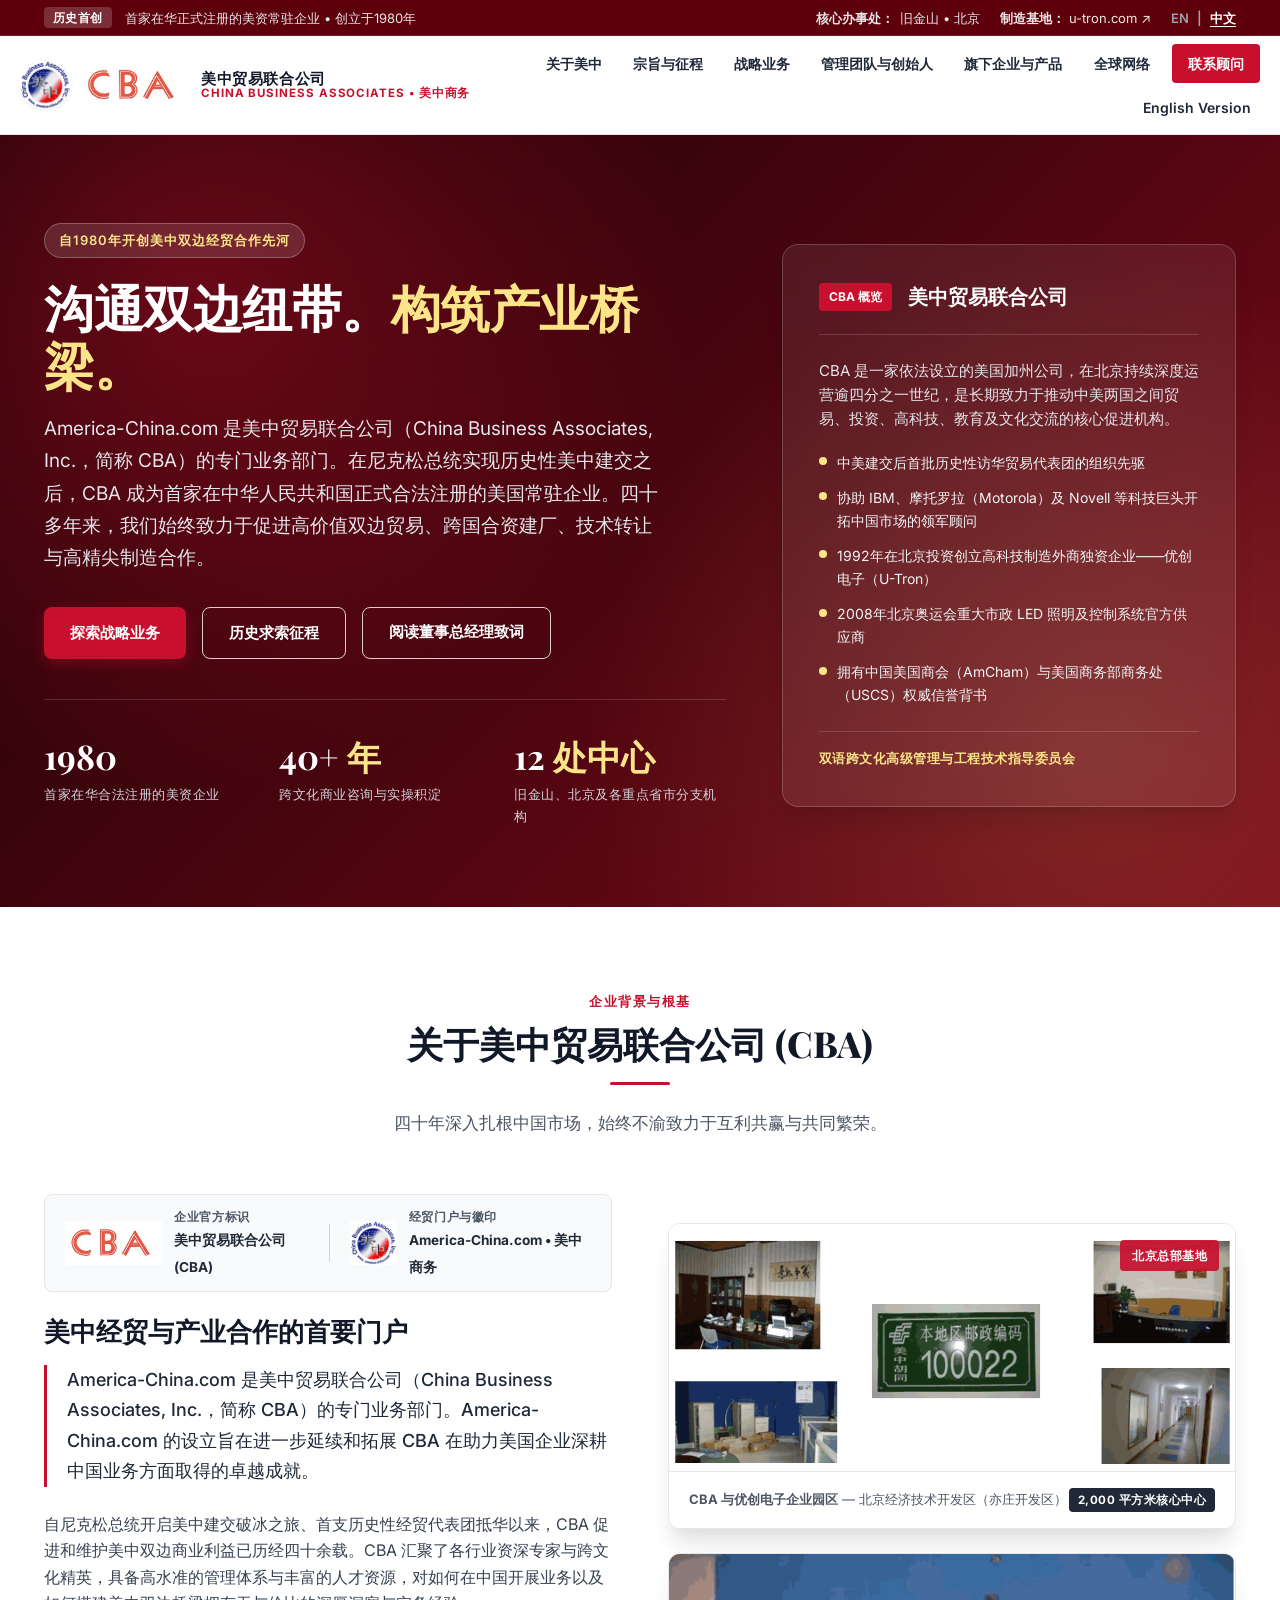
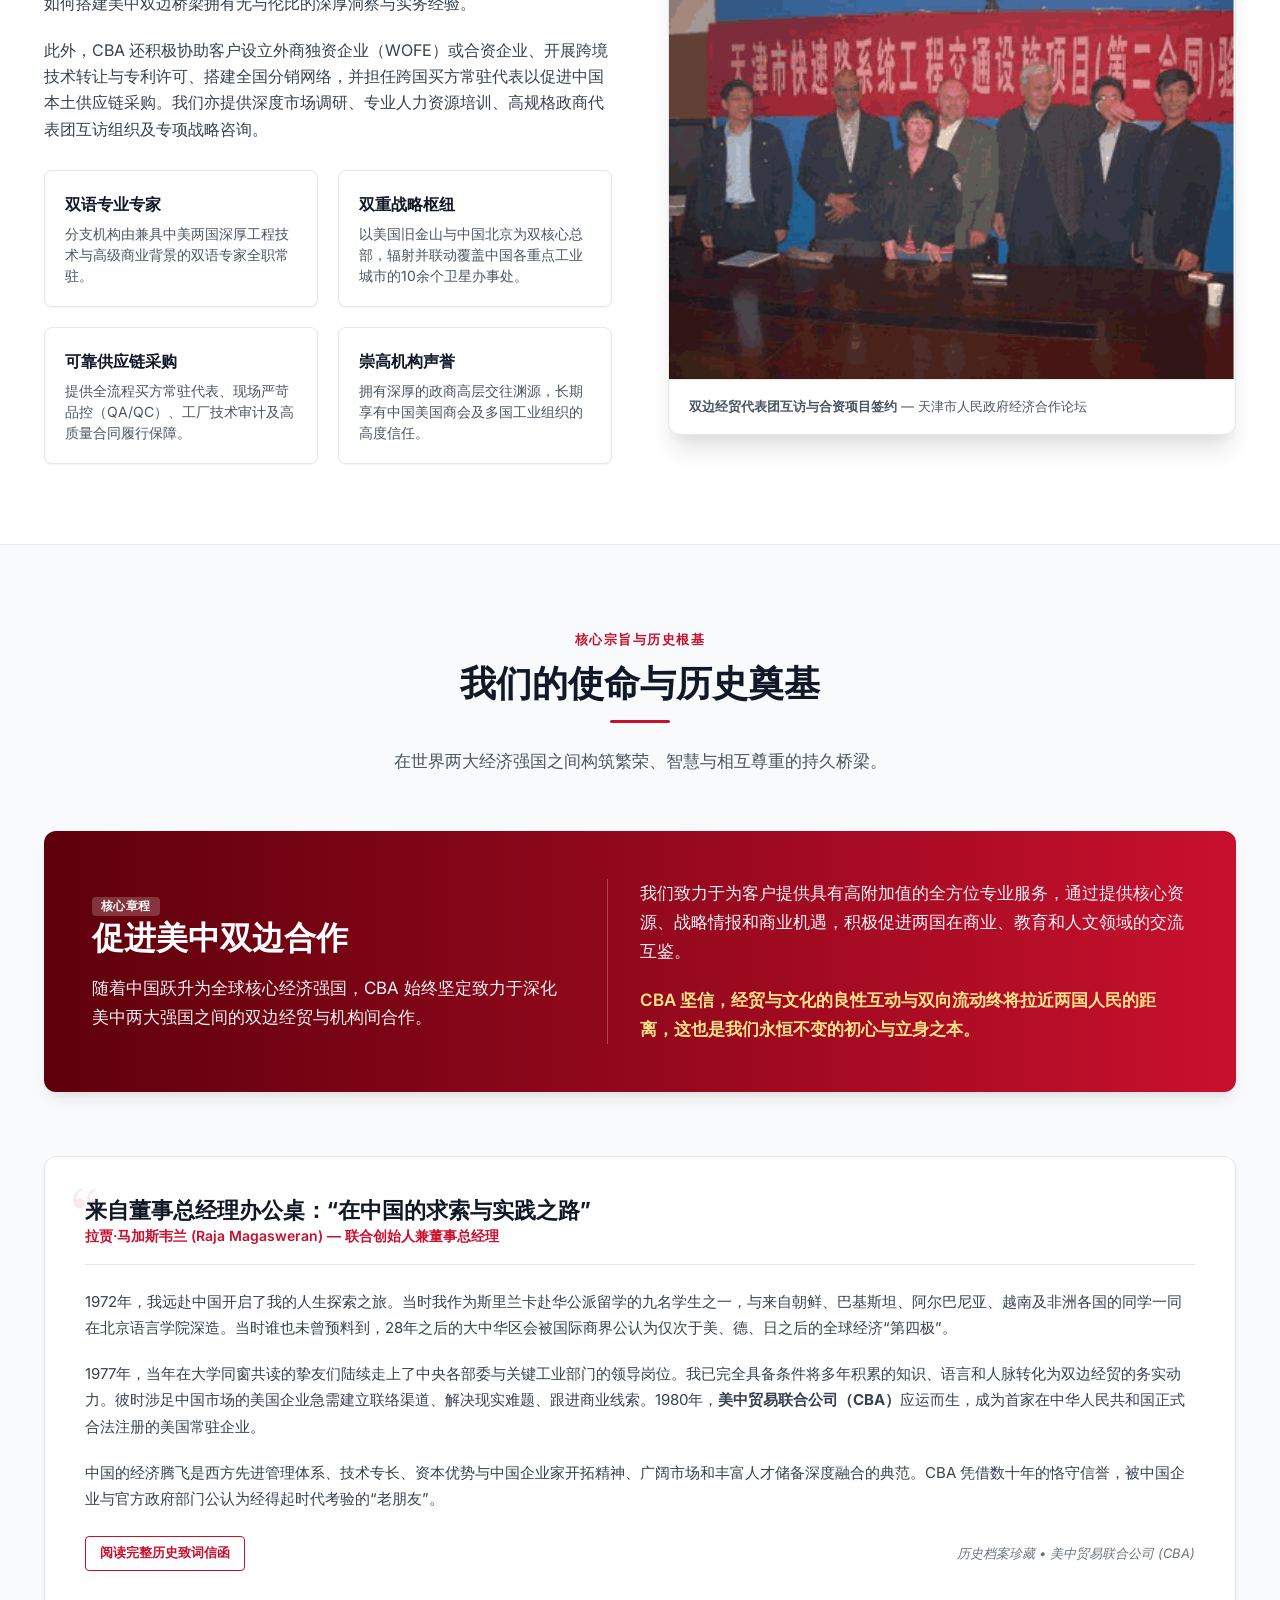
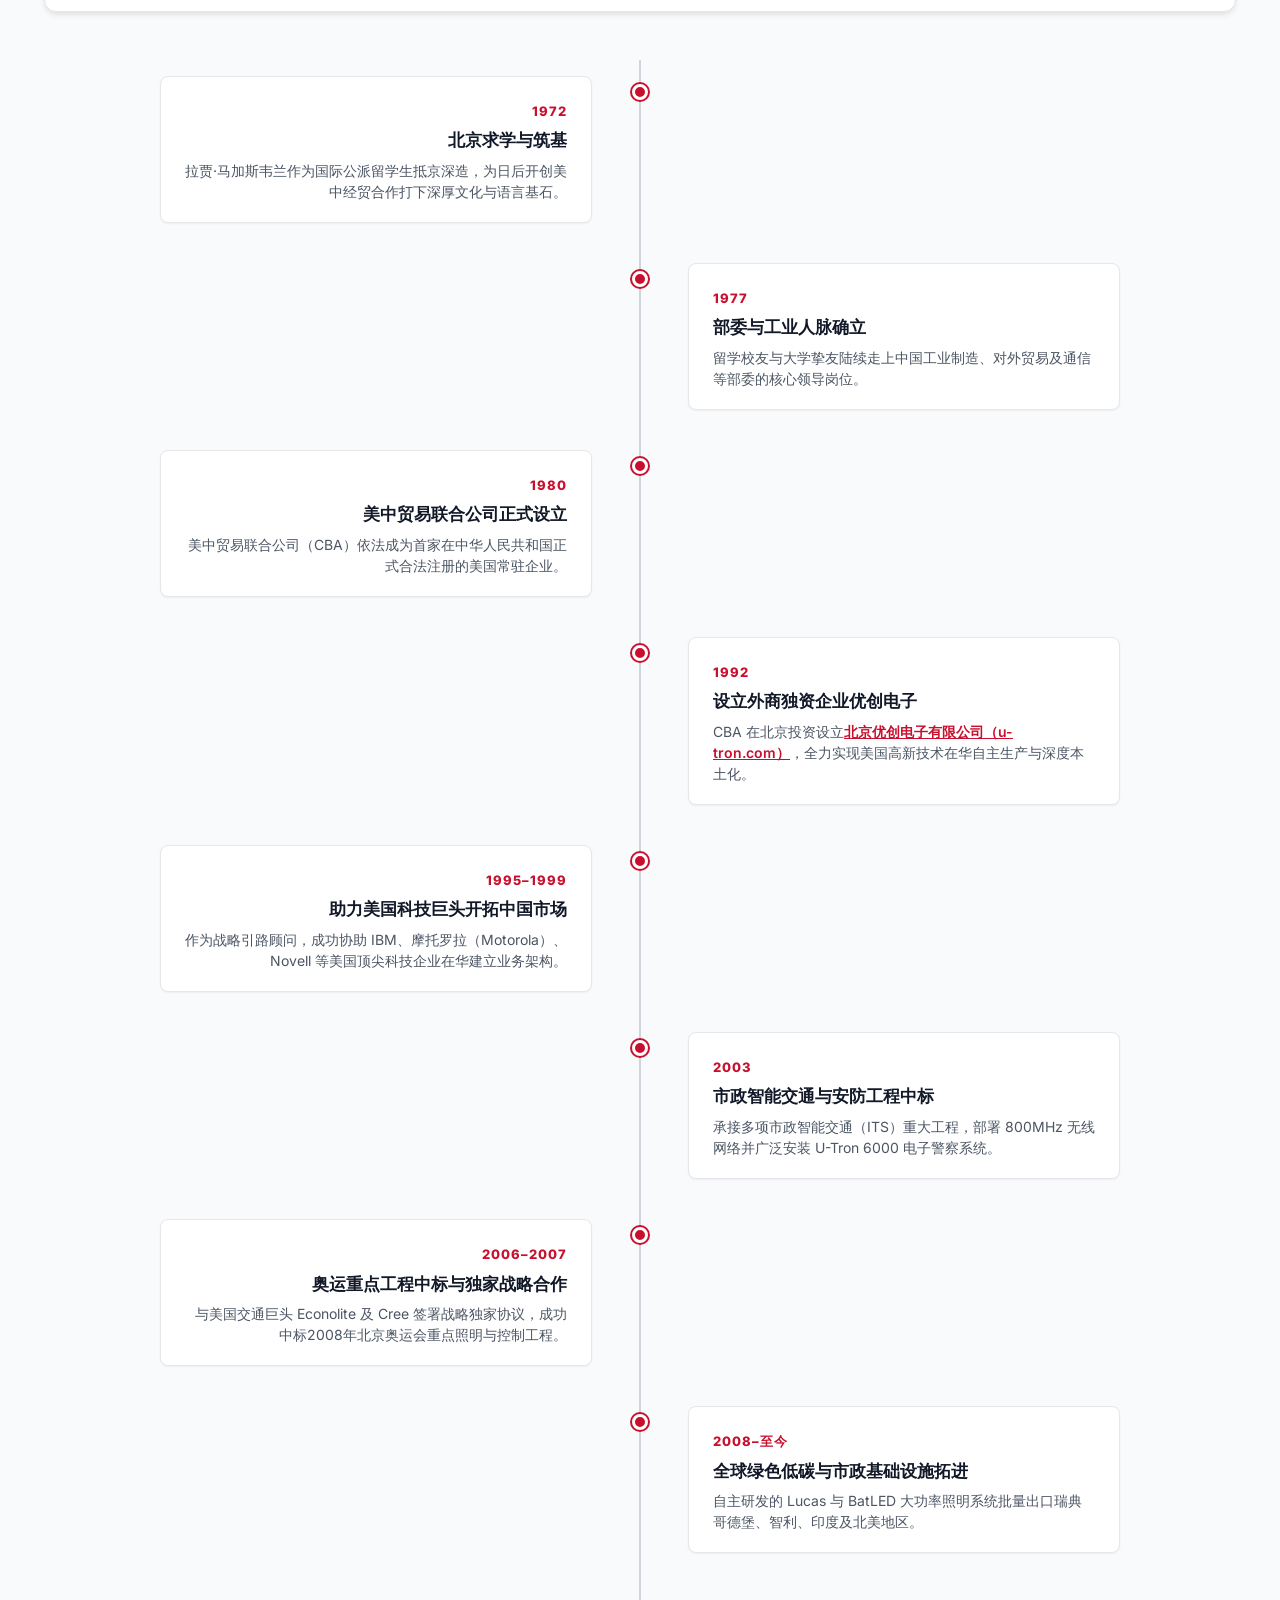
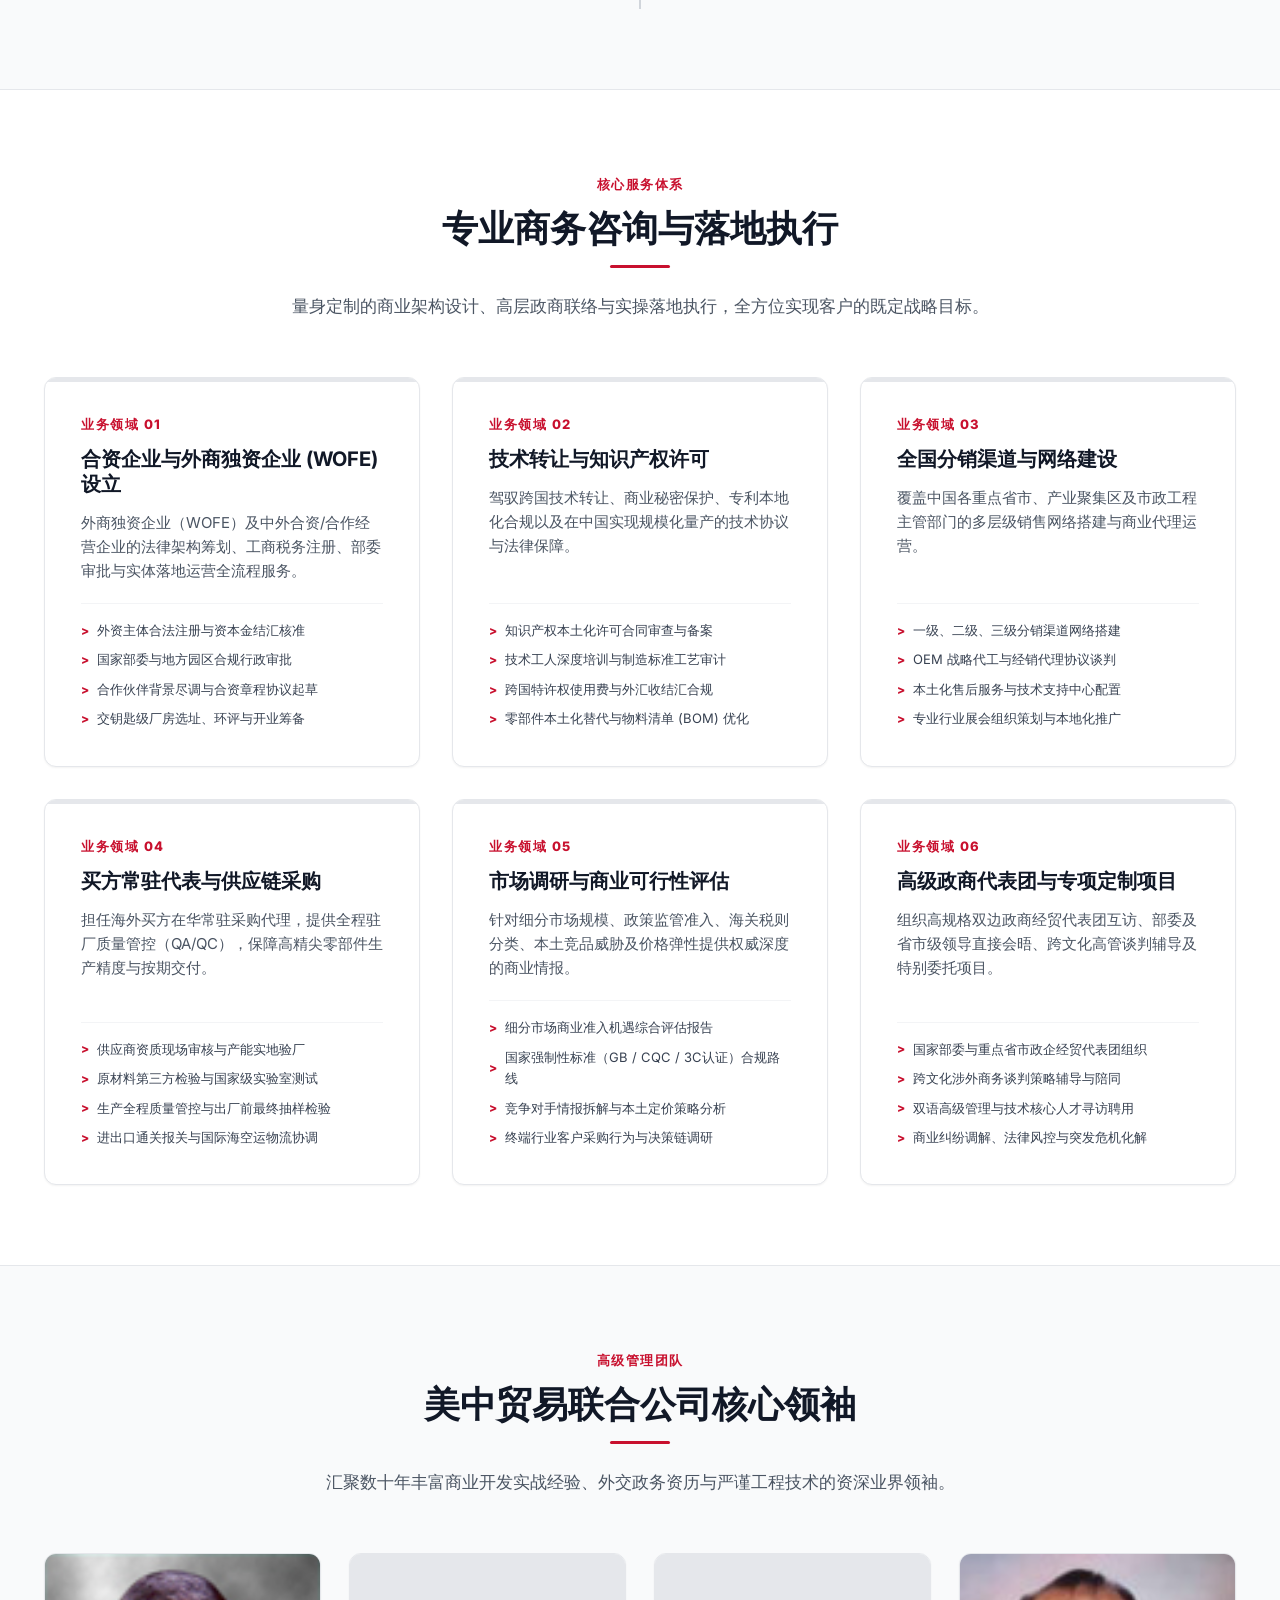
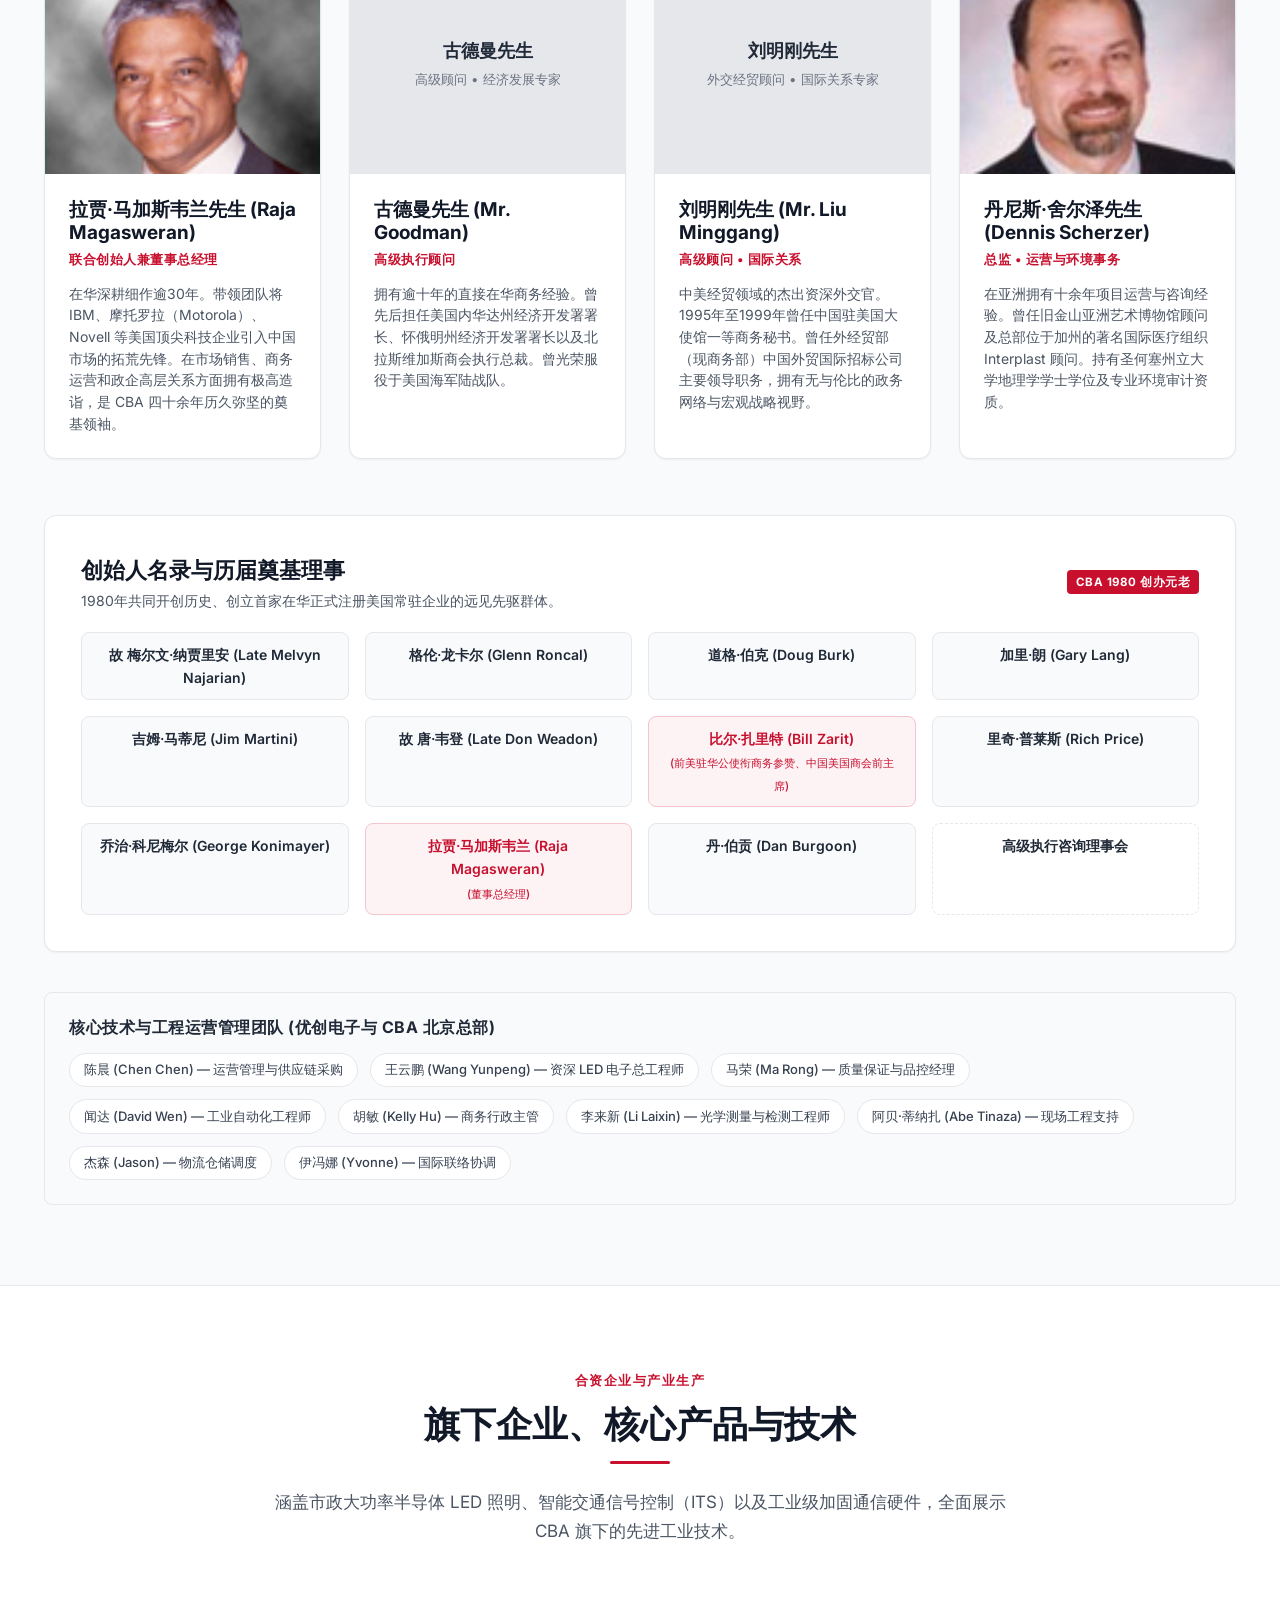
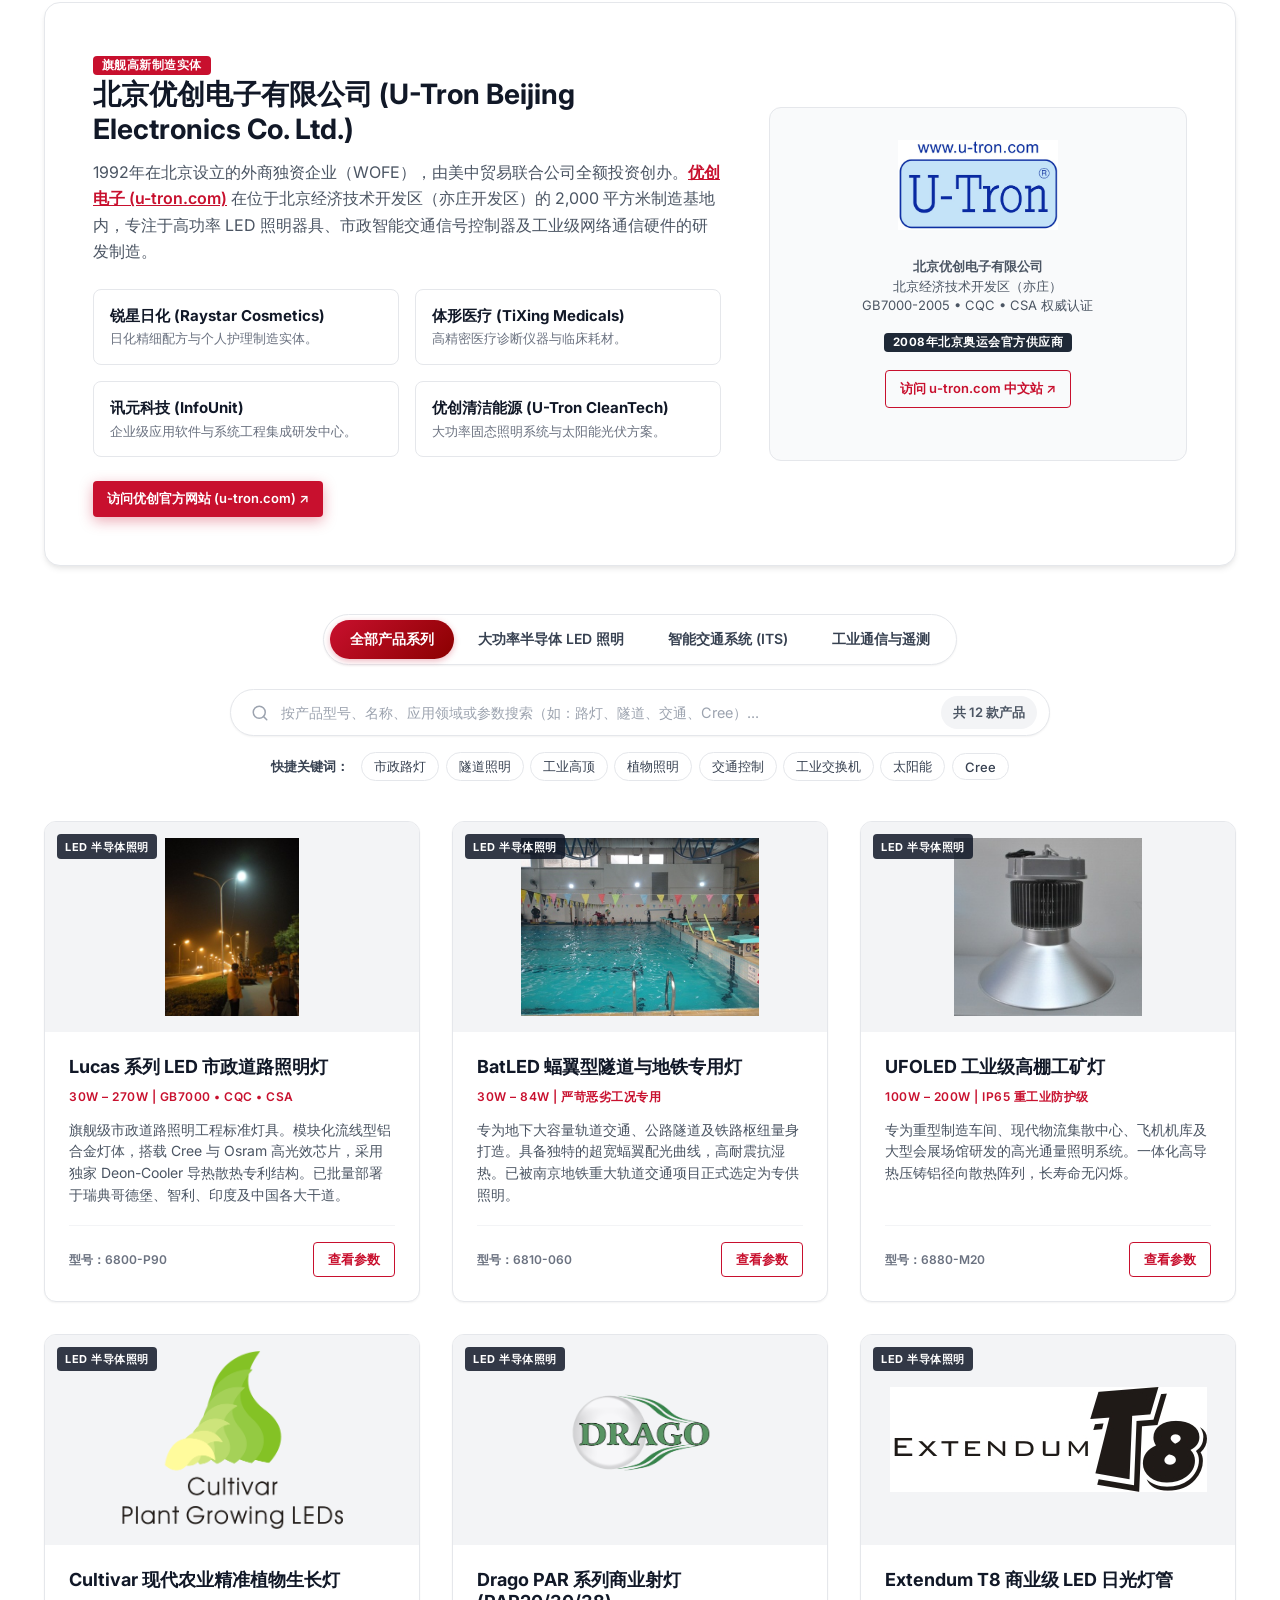
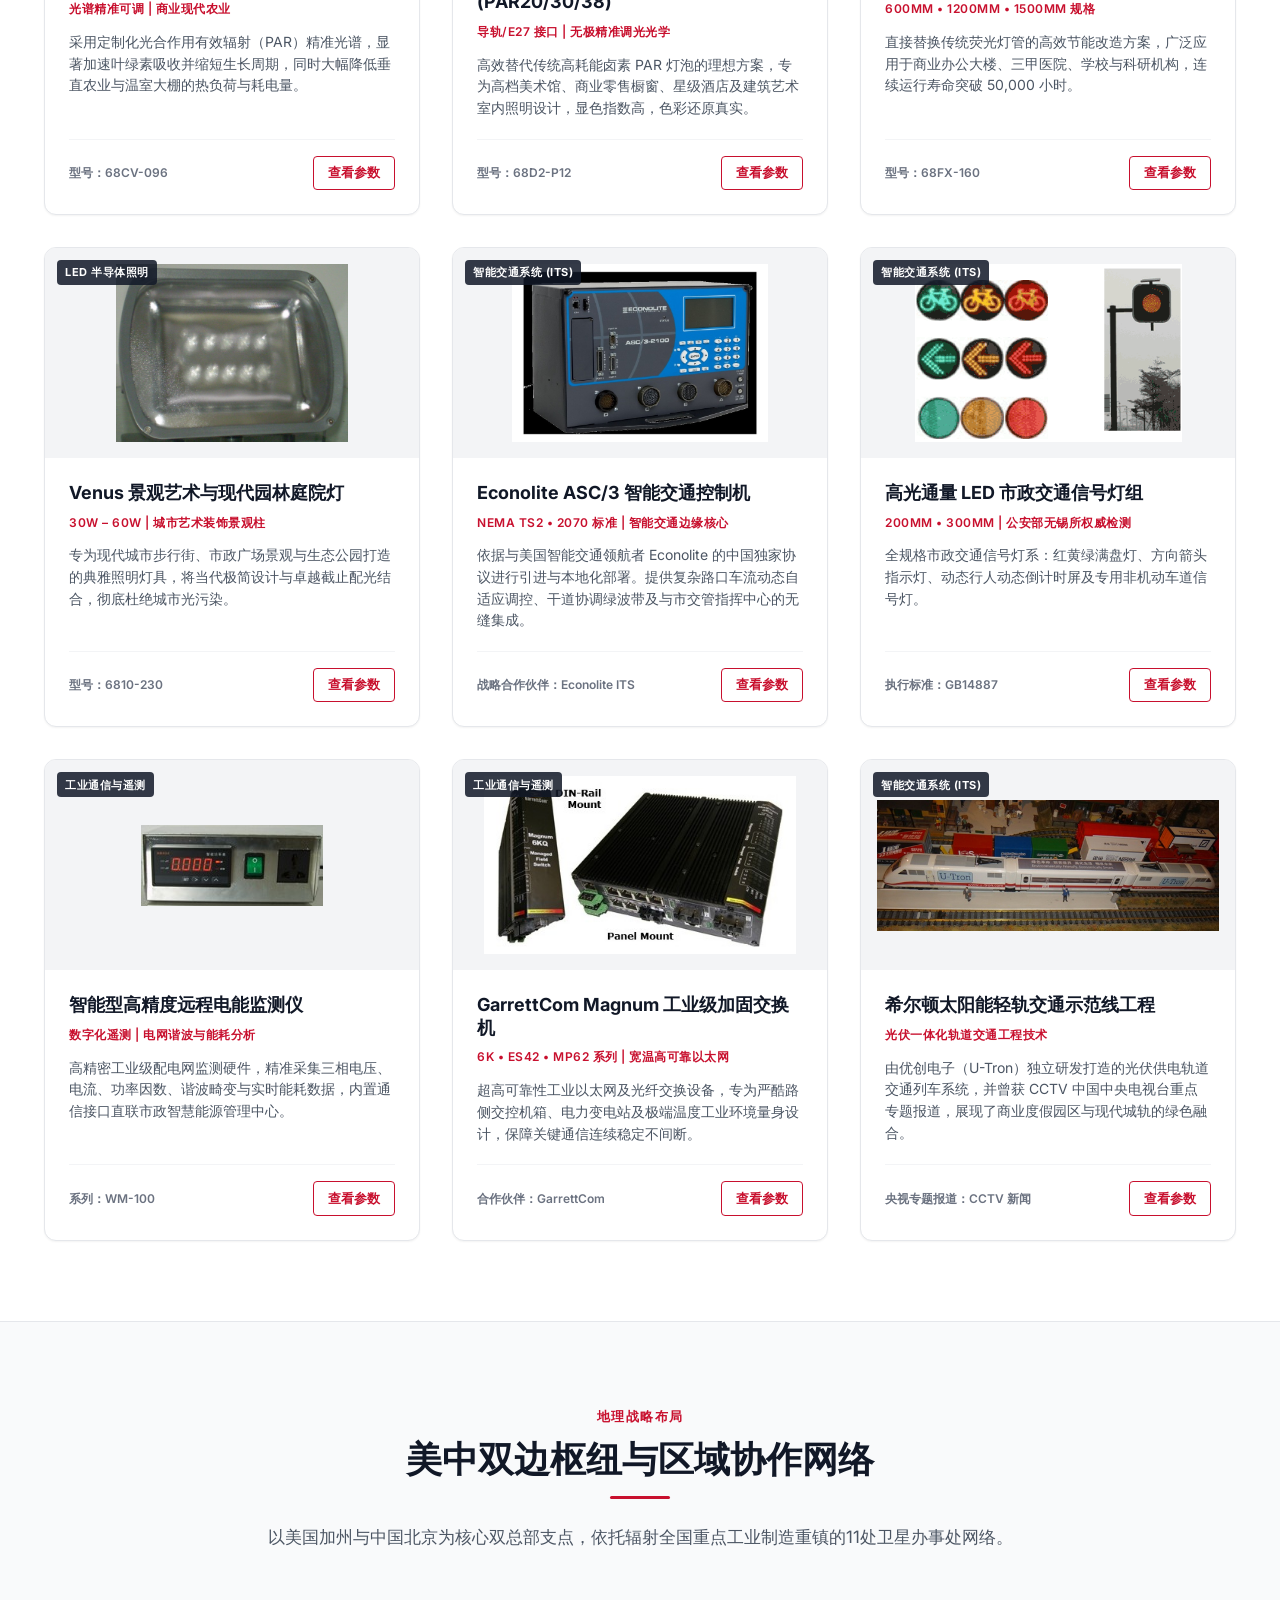
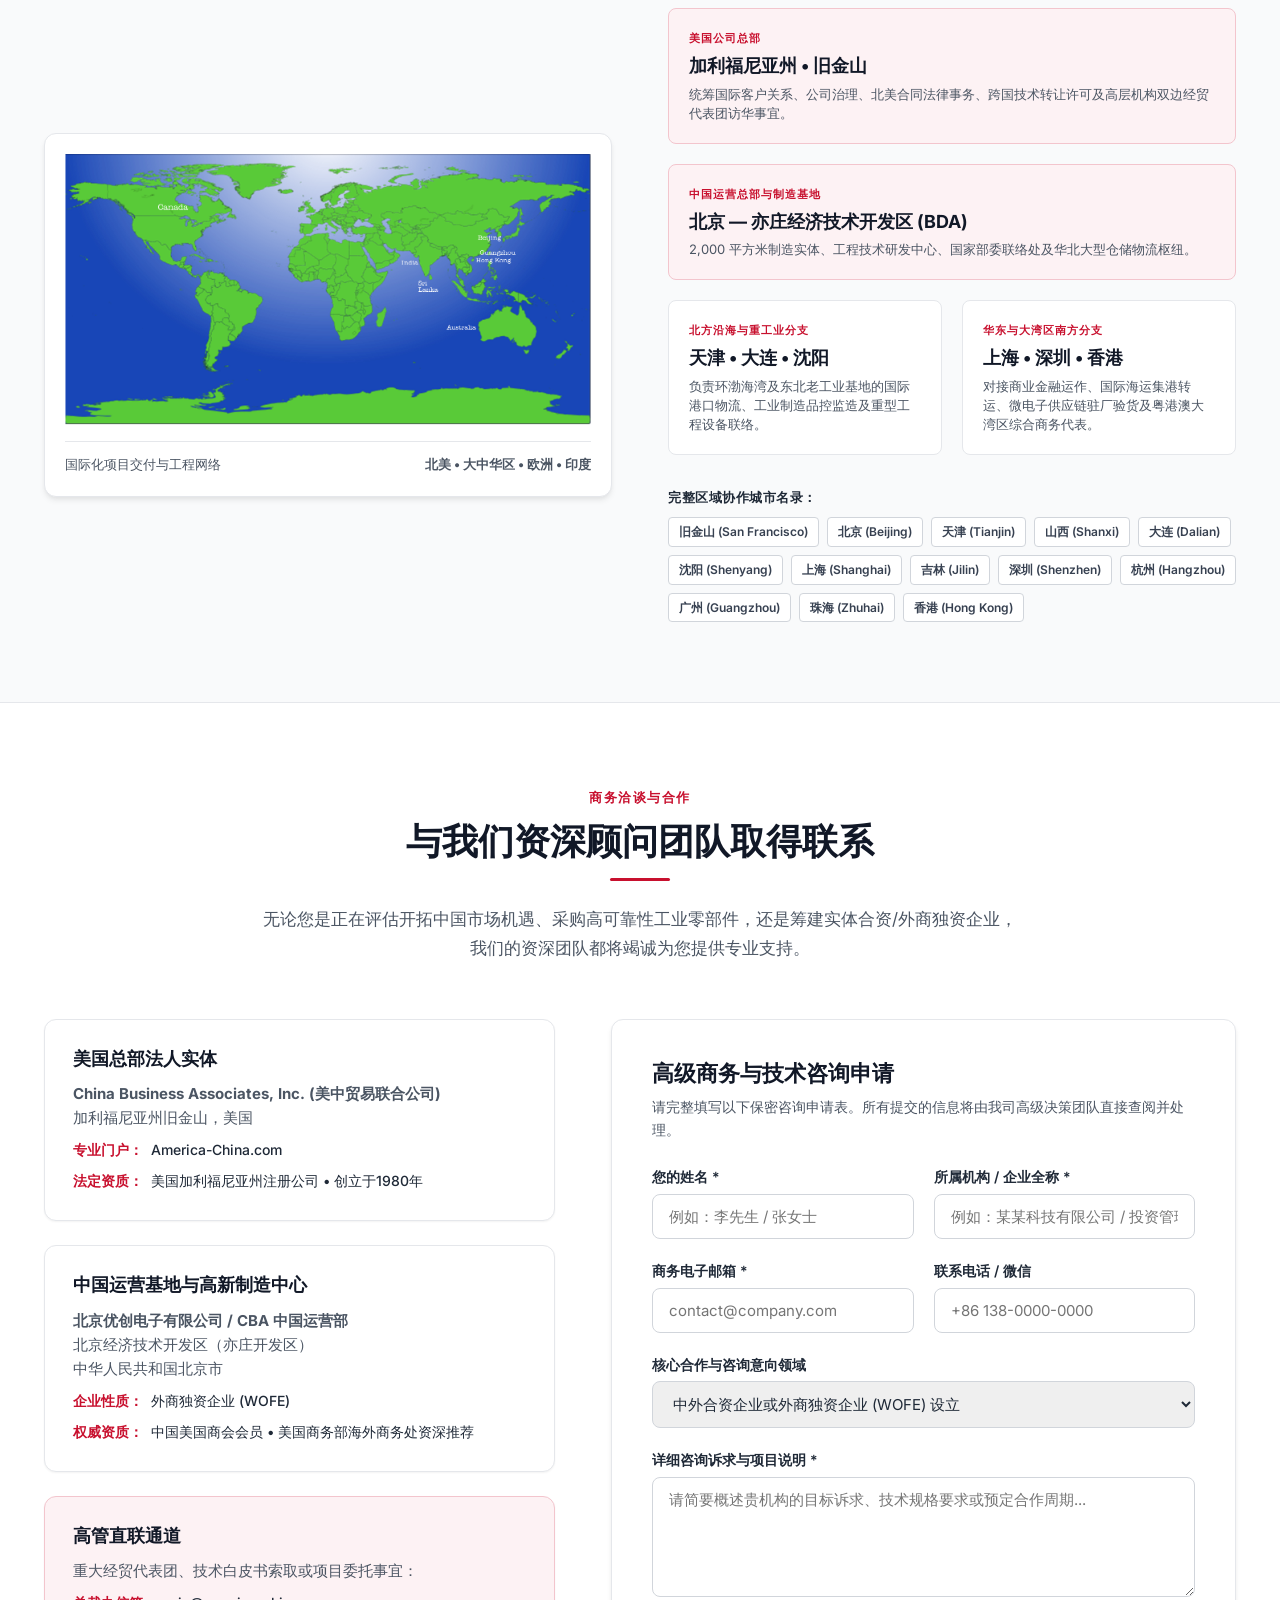
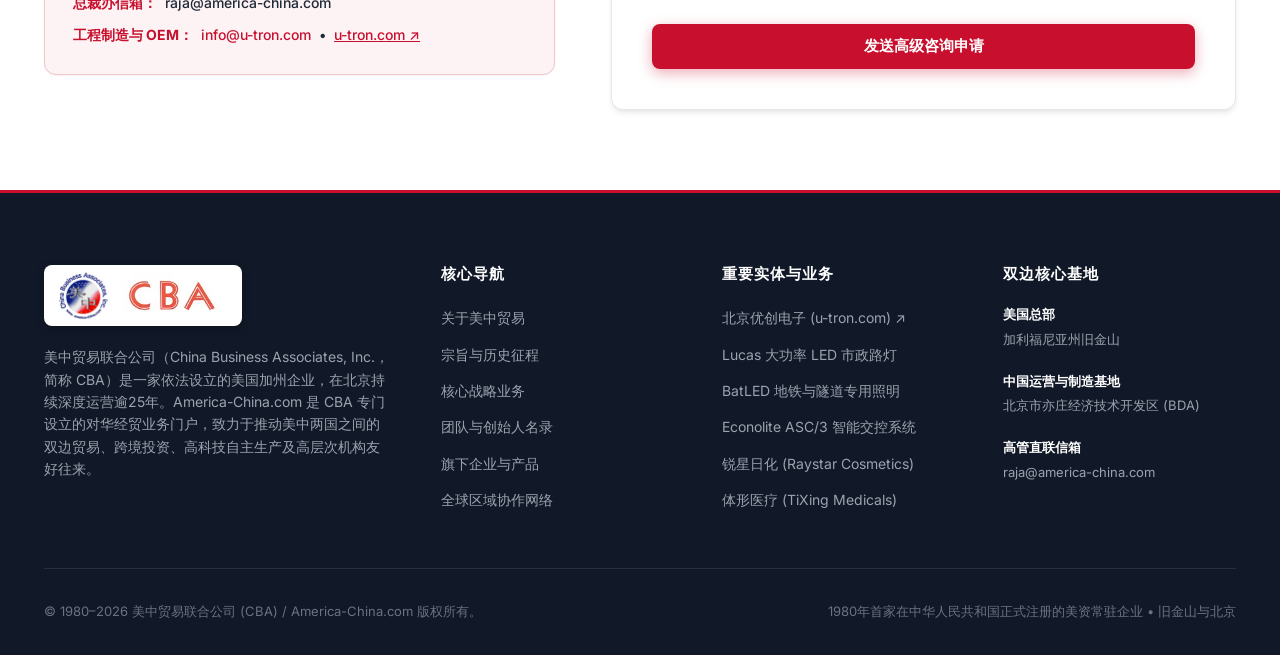
<file: public/zh.html>
<!DOCTYPE html>
<html lang="zh-CN">
<head>
  <meta charset="UTF-8">
  <meta name="viewport" content="width=device-width, initial-scale=1.0">
  <title>美中贸易联合公司 (CBA) | 中美双边贸易、跨境投资与先进科技制造</title>
  <meta name="description" content="1980年首家在华合法注册美资企业。美中贸易联合公司（CBA）深耕美中双边贸易、跨境投资、合资制造及技术转移逾40年，总部位于旧金山与北京。">
  <meta name="keywords" content="美中贸易联合公司, CBA, America-China.com, 美中贸易, 外商独资企业, 中美合资建厂, 技术转让, 优创电子, 企业并购, 战略投资">
  <meta name="theme-color" content="#991b1b">
  <link rel="canonical" href="https://america-china.com/zh.html">
  <link rel="alternate" hreflang="en" href="https://america-china.com/">
  <link rel="alternate" hreflang="zh-CN" href="https://america-china.com/zh.html">
  <link rel="alternate" hreflang="x-default" href="https://america-china.com/">
  <link rel="stylesheet" href="css/style.css">
  <link rel="shortcut icon" href="favicon.ico">
  <link rel="icon" type="image/x-icon" href="favicon.ico">
  <link rel="icon" type="image/jpeg" href="images/logos/meizhong-logo.jpg">
  <link rel="apple-touch-icon" href="images/logos/meizhong-logo.jpg">
  
  <!-- Open Graph / 社交分享元数据 -->
  <meta property="og:type" content="website">
  <meta property="og:site_name" content="美中贸易联合公司 (CBA)">
  <meta property="og:title" content="美中贸易联合公司 (CBA) | 中美双边贸易、跨境投资与先进科技制造">
  <meta property="og:description" content="1980年首家在华合法注册美资企业。深耕中美双边贸易、跨境投资与先进科技制造逾40年。">
  <meta property="og:url" content="https://america-china.com/zh.html">
  <meta property="og:image" content="https://america-china.com/images/logos/meizhong-logo.jpg">
  <meta property="og:image:width" content="103">
  <meta property="og:image:height" content="97">
  <meta property="og:image:alt" content="美中贸易联合公司官方印章">
  <meta property="og:locale" content="zh_CN">
  <meta property="og:locale:alternate" content="en_US">

  <!-- Twitter Cards -->
  <meta name="twitter:card" content="summary">
  <meta name="twitter:title" content="美中贸易联合公司 (CBA) | 中美双边贸易与先进制造">
  <meta name="twitter:description" content="1980年首家在华注册美资企业。40余年深耕中美跨国商务合作与工业制造。">
  <meta name="twitter:image" content="https://america-china.com/images/logos/meizhong-logo.jpg">

  <link rel="preconnect" href="https://fonts.googleapis.com">
  <link rel="preconnect" href="https://fonts.gstatic.com" crossorigin>
  <link href="https://fonts.googleapis.com/css2?family=Inter:wght@400;500;600;700;800;900&amp;family=Playfair+Display:ital,wght@0,600;0,700;0,800;1,600&amp;display=swap" rel="stylesheet">

  <!-- 结构化数据 (Schema.org JSON-LD) -->
  <script type="application/ld+json">
  {
    "@context": "https://schema.org",
    "@graph": [
      {
        "@type": "Corporation",
        "@id": "https://america-china.com/#organization",
        "name": "美中贸易联合公司 (China Business Associates, Inc.)",
        "alternateName": ["CBA", "America-China.com", "China Business Associates"],
        "url": "https://america-china.com/zh.html",
        "logo": "https://america-china.com/images/logos/meizhong-logo.jpg",
        "foundingDate": "1980",
        "description": "1980年首家在中华人民共和国正式合法注册的美资常驻企业。四十余年来持续深耕美中双边贸易、合资建厂、技术转让与高精尖工业制造。",
        "address": [
          {
            "@type": "PostalAddress",
            "addressLocality": "San Francisco",
            "addressRegion": "CA",
            "addressCountry": "US"
          },
          {
            "@type": "PostalAddress",
            "streetAddress": "北京经济技术开发区 (亦庄)",
            "addressLocality": "北京",
            "postalCode": "100176",
            "addressCountry": "CN"
          }
        ],
        "subOrganization": {
          "@type": "Corporation",
          "@id": "https://u-tron.com/#organization",
          "name": "优创（北京）电子有限公司",
          "url": "https://u-tron.com/index-zh.html"
        },
        "knowsAbout": [
          "美中双边贸易",
          "外商独资企业(WOFE)设立",
          "跨境合资企业与并购",
          "工业技术引进与授权",
          "大功率LED半导体照明制造",
          "智能交通控制系统(ITS)"
        ]
      },
      {
        "@type": "WebSite",
        "@id": "https://america-china.com/#website",
        "url": "https://america-china.com/zh.html",
        "name": "美中贸易联合公司",
        "publisher": {
          "@id": "https://america-china.com/#organization"
        },
        "inLanguage": ["zh-CN", "en"]
      }
    ]
  }
  </script>
</head>
<body>

  <!-- 顶部公告栏 -->
  <div class="top-bar">
    <div class="container top-bar-content">
      <div class="top-bar-left">
        <span class="badge-tag">历史首创</span>
        <span>首家在华正式注册的美资常驻企业 &bull; 创立于1980年</span>
      </div>
      <div class="top-bar-right">
        <div class="top-bar-item">
          <strong>核心办事处：</strong> 旧金山 &bull; 北京
        </div>
        <div class="top-bar-item">
          <a href="https://u-tron.com/index-zh.html" target="_blank" rel="noopener noreferrer" style="color: rgba(255, 255, 255, 0.9); text-decoration: none;" title="访问优创（北京）电子官方网站">
            <strong>制造基地：</strong> u-tron.com &nearr;
          </a>
        </div>
        <div class="lang-switch" aria-label="语言切换">
          <a href="index.html" class="lang-link" title="Switch to English">EN</a>
          <span>|</span>
          <span class="active">中文</span>
        </div>
      </div>
    </div>
  </div>

  <!-- 主导航栏 -->
  <nav class="navbar" id="navbar">
    <div class="container nav-container">
      <a href="#home" class="logo-link" title="美中贸易联合公司 / America-China.com">
        <img src="images/logos/meizhong-logo.jpg" alt="美中贸易联合公司 (America-China) 官方徽标" class="brand-logo-seal" decoding="async" width="103" height="97">
        <img src="images/logos/CBALogoS.jpg" alt="China Business Associates (CBA) 商标" class="brand-logo-cba" decoding="async" width="170" height="77">
        <div class="logo-text-block">
          <span class="logo-title">美中贸易联合公司</span>
          <span class="logo-subtitle">CHINA BUSINESS ASSOCIATES &bull; 美中商务</span>
        </div>
      </a>

      <button class="mobile-toggle" aria-label="展开或收起导航菜单">
        <svg width="22" height="22" viewBox="0 0 24 24" fill="none" stroke="currentColor" stroke-width="2.2" stroke-linecap="round" stroke-linejoin="round">
          <line x1="3" y1="12" x2="21" y2="12"></line>
          <line x1="3" y1="6" x2="21" y2="6"></line>
          <line x1="3" y1="18" x2="21" y2="18"></line>
        </svg>
      </button>

      <ul class="nav-links">
        <li class="nav-item"><a href="#about">关于美中</a></li>
        <li class="nav-item"><a href="#mission">宗旨与征程</a></li>
        <li class="nav-item"><a href="#services">战略业务</a></li>
        <li class="nav-item"><a href="#leadership">管理团队与创始人</a></li>
        <li class="nav-item"><a href="#products">旗下企业与产品</a></li>
        <li class="nav-item"><a href="#network">全球网络</a></li>
        <li class="nav-item"><a href="#contact" class="nav-cta">联系顾问</a></li>
        <li class="nav-item mobile-only-lang"><a href="index.html" class="lang-switch-mobile">English Version</a></li>
      </ul>
    </div>
  </nav>

  <!-- 首页横幅区 (Hero Section) -->
  <header class="hero" id="home">
    <div class="container hero-grid">
      <div class="hero-content">
        <div class="hero-tag">
          自1980年开创美中双边经贸合作先河
        </div>
        <h1 class="hero-title">
          沟通双边纽带。<span>构筑产业桥梁。</span>
        </h1>
        <p class="hero-subtitle">
          America-China.com 是美中贸易联合公司（China Business Associates, Inc.，简称 CBA）的专门业务部门。在尼克松总统实现历史性美中建交之后，CBA 成为首家在中华人民共和国正式合法注册的美国常驻企业。四十多年来，我们始终致力于促进高价值双边贸易、跨国合资建厂、技术转让与高精尖制造合作。
        </p>

        <div class="hero-buttons">
          <a href="#services" class="btn btn-primary">探索战略业务</a>
          <a href="#mission" class="btn btn-outline-white">历史求索征程</a>
          <button type="button" class="btn btn-outline-white" id="readPresidentLetterBtn">阅读董事总经理致词</button>
        </div>

        <div class="hero-metrics">
          <div class="metric-item">
            <div class="metric-num">1980</div>
            <div class="metric-label">首家在华合法注册的美资企业</div>
          </div>
          <div class="metric-item">
            <div class="metric-num">40+ <span>年</span></div>
            <div class="metric-label">跨文化商业咨询与实操积淀</div>
          </div>
          <div class="metric-item">
            <div class="metric-num">12 <span>处中心</span></div>
            <div class="metric-label">旧金山、北京及各重点省市分支机构</div>
          </div>
        </div>
      </div>

      <!-- CBA 核心概览卡片 -->
      <div class="hero-card">
        <div class="hero-card-header">
          <span class="hero-card-badge">CBA 概览</span>
          <div class="hero-card-title">美中贸易联合公司</div>
        </div>
        <p>
          CBA 是一家依法设立的美国加州公司，在北京持续深度运营逾四分之一世纪，是长期致力于推动中美两国之间贸易、投资、高科技、教育及文化交流的核心促进机构。
        </p>
        <ul class="hero-card-highlights">
          <li>
            <span class="bullet-red"></span>
            <span>中美建交后首批历史性访华贸易代表团的组织先驱</span>
          </li>
          <li>
            <span class="bullet-red"></span>
            <span>协助 IBM、摩托罗拉（Motorola）及 Novell 等科技巨头开拓中国市场的领军顾问</span>
          </li>
          <li>
            <span class="bullet-red"></span>
            <span>1992年在北京投资创立高科技制造外商独资企业——优创电子（U-Tron）</span>
          </li>
          <li>
            <span class="bullet-red"></span>
            <span>2008年北京奥运会重大市政 LED 照明及控制系统官方供应商</span>
          </li>
          <li>
            <span class="bullet-red"></span>
            <span>拥有中国美国商会（AmCham）与美国商务部商务处（USCS）权威信誉背书</span>
          </li>
        </ul>
        <div style="margin-top: 1.5rem; padding-top: 0.75rem; border-top: 1px solid rgba(255,255,255,0.15);">
          <small style="color: #FCE588; font-weight: 600; text-transform: uppercase; letter-spacing: 0.5px;">双语跨文化高级管理与工程技术指导委员会</small>
        </div>
      </div>
    </div>
  </header>

  <!-- 板块：关于美中贸易与企业背景 -->
  <section class="section" id="about">
    <div class="container">
      <div class="section-header">
        <span class="section-kicker">企业背景与根基</span>
        <h2 class="section-title">关于美中贸易联合公司 (CBA)</h2>
        <div class="divider-red"></div>
        <p class="section-desc">
          四十年深入扎根中国市场，始终不渝致力于互利共赢与共同繁荣。
        </p>
      </div>

      <div class="profile-grid">
        <div class="profile-text">
          <div class="brand-badges-row">
            <div class="brand-badge-card">
              <img src="images/logos/CBALogoS.jpg" alt="China Business Associates (CBA) 商标" decoding="async" loading="lazy" width="170" height="77">
              <div>
                <div class="brand-badge-caption">企业官方标识</div>
                <strong style="font-size: 0.85rem; color: var(--neutral-800);">美中贸易联合公司 (CBA)</strong>
              </div>
            </div>
            <div class="brand-badge-divider"></div>
            <div class="brand-badge-card">
              <img src="images/logos/meizhong-logo.jpg" alt="America-China (美中) 官方徽标" decoding="async" loading="lazy" width="103" height="97">
              <div>
                <div class="brand-badge-caption">经贸门户与徽印</div>
                <strong style="font-size: 0.85rem; color: var(--neutral-800);">America-China.com &bull; 美中商务</strong>
              </div>
            </div>
          </div>
          <h3>美中经贸与产业合作的首要门户</h3>
          <p class="lead-p">
            America-China.com 是美中贸易联合公司（China Business Associates, Inc.，简称 CBA）的专门业务部门。America-China.com 的设立旨在进一步延续和拓展 CBA 在助力美国企业深耕中国业务方面取得的卓越成就。
          </p>
          <p>
            自尼克松总统开启美中建交破冰之旅、首支历史性经贸代表团抵华以来，CBA 促进和维护美中双边商业利益已历经四十余载。CBA 汇聚了各行业资深专家与跨文化精英，具备高水准的管理体系与丰富的人才资源，对如何在中国开展业务以及如何搭建美中双边桥梁拥有无与伦比的深厚洞察与实务经验。
          </p>
          <p>
            此外，CBA 还积极协助客户设立外商独资企业（WOFE）或合资企业、开展跨境技术转让与专利许可、搭建全国分销网络，并担任跨国买方常驻代表以促进中国本土供应链采购。我们亦提供深度市场调研、专业人力资源培训、高规格政商代表团互访组织及专项战略咨询。
          </p>

          <div class="profile-features">
            <div class="feature-box">
              <div class="feature-box-title">双语专业专家</div>
              <p class="feature-box-text">分支机构由兼具中美两国深厚工程技术与高级商业背景的双语专家全职常驻。</p>
            </div>
            <div class="feature-box">
              <div class="feature-box-title">双重战略枢纽</div>
              <p class="feature-box-text">以美国旧金山与中国北京为双核心总部，辐射并联动覆盖中国各重点工业城市的10余个卫星办事处。</p>
            </div>
            <div class="feature-box">
              <div class="feature-box-title">可靠供应链采购</div>
              <p class="feature-box-text">提供全流程买方常驻代表、现场严苛品控（QA/QC）、工厂技术审计及高质量合同履行保障。</p>
            </div>
            <div class="feature-box">
              <div class="feature-box-title">崇高机构声誉</div>
              <p class="feature-box-text">拥有深厚的政商高层交往渊源，长期享有中国美国商会及多国工业组织的高度信任。</p>
            </div>
          </div>
        </div>

        <div class="profile-visual">
          <div class="visual-frame">
            <span class="visual-badge">北京总部基地</span>
            <img src="images/about/beijing-office.gif" alt="CBA 与优创电子北京企业基地" decoding="async" loading="lazy" width="636" height="278">
            <div class="visual-caption">
              <div>
                <strong>CBA 与优创电子企业园区</strong> &mdash; 北京经济技术开发区（亦庄开发区）
              </div>
              <span class="badge-tag" style="background: var(--neutral-800);">2,000 平方米核心中心</span>
            </div>
          </div>

          <div class="visual-frame" style="margin-top: 1.5rem;">
            <img src="images/about/tianjin-signing.gif" alt="CBA 天津签约仪式" decoding="async" loading="lazy" width="378" height="284">
            <div class="visual-caption">
              <div>
                <strong>双边经贸代表团互访与合资项目签约</strong> &mdash; 天津市人民政府经济合作论坛
              </div>
            </div>
          </div>
        </div>
      </div>
    </div>
  </section>

  <!-- 板块：宗旨与历史征程 -->
  <section class="section section-alt" id="mission">
    <div class="container">
      <div class="section-header">
        <span class="section-kicker">核心宗旨与历史根基</span>
        <h2 class="section-title">我们的使命与历史奠基</h2>
        <div class="divider-red"></div>
        <p class="section-desc">
          在世界两大经济强国之间构筑繁荣、智慧与相互尊重的持久桥梁。
        </p>
      </div>

      <!-- 宗旨核心章程 -->
      <div class="mission-banner">
        <div class="mission-grid">
          <div>
            <span class="badge-tag" style="background: rgba(255,255,255,0.2); margin-bottom: 0.75rem;">核心章程</span>
            <h3>促进美中双边合作</h3>
            <p>
              随着中国跃升为全球核心经济强国，CBA 始终坚定致力于深化美中两大强国之间的双边经贸与机构间合作。
            </p>
          </div>
          <div style="border-left: 1px solid rgba(255,255,255,0.25); padding-left: 2rem;">
            <p>
              我们致力于为客户提供具有高附加值的全方位专业服务，通过提供核心资源、战略情报和商业机遇，积极促进两国在商业、教育和人文领域的交流互鉴。
            </p>
            <p style="font-weight: 600; color: #FCE588; margin-bottom: 0;">
              CBA 坚信，经贸与文化的良性互动与双向流动终将拉近两国人民的距离，这也是我们永恒不变的初心与立身之本。
            </p>
          </div>
        </div>
      </div>

      <!-- 总裁致词摘要预览卡片 -->
      <div class="letter-preview-card">
        <div class="quote-mark">&ldquo;</div>
        <div class="letter-header">
          <h4>来自董事总经理办公桌：“在中国的求索与实践之路”</h4>
          <div class="letter-author">拉贾·马加斯韦兰 (Raja Magasweran) &mdash; 联合创始人兼董事总经理</div>
        </div>
        <div class="letter-body">
          <p>
            1972年，我远赴中国开启了我的人生探索之旅。当时我作为斯里兰卡赴华公派留学的九名学生之一，与来自朝鲜、巴基斯坦、阿尔巴尼亚、越南及非洲各国的同学一同在北京语言学院深造。当时谁也未曾预料到，28年之后的大中华区会被国际商界公认为仅次于美、德、日之后的全球经济“第四极”。
          </p>
          <p>
            1977年，当年在大学同窗共读的挚友们陆续走上了中央各部委与关键工业部门的领导岗位。我已完全具备条件将多年积累的知识、语言和人脉转化为双边经贸的务实动力。彼时涉足中国市场的美国企业急需建立联络渠道、解决现实难题、跟进商业线索。1980年，<strong>美中贸易联合公司（CBA）</strong>应运而生，成为首家在中华人民共和国正式合法注册的美国常驻企业。
          </p>
          <p>
            中国的经济腾飞是西方先进管理体系、技术专长、资本优势与中国企业家开拓精神、广阔市场和丰富人才储备深度融合的典范。CBA 凭借数十年的恪守信誉，被中国企业与官方政府部门公认为经得起时代考验的“老朋友”。
          </p>
        </div>
        <div style="margin-top: 1.5rem; display: flex; justify-content: space-between; align-items: center; flex-wrap: wrap; gap: 1rem;">
          <button type="button" class="btn btn-outline-red btn-sm" id="readPresidentLetterBtn2" onclick="document.getElementById('readPresidentLetterBtn').click();">阅读完整历史致词信函</button>
          <span style="font-size: 0.8125rem; color: var(--neutral-500); font-style: italic;">历史档案珍藏 &bull; 美中贸易联合公司 (CBA)</span>
        </div>
      </div>

      <!-- 发展里程碑时间轴 -->
      <div class="timeline">
        <div class="timeline-item">
          <div class="timeline-dot"></div>
          <div class="timeline-content">
            <span class="timeline-year">1972</span>
            <div class="timeline-title">北京求学与筑基</div>
            <p class="timeline-desc">拉贾·马加斯韦兰作为国际公派留学生抵京深造，为日后开创美中经贸合作打下深厚文化与语言基石。</p>
          </div>
        </div>

        <div class="timeline-item">
          <div class="timeline-dot"></div>
          <div class="timeline-content">
            <span class="timeline-year">1977</span>
            <div class="timeline-title">部委与工业人脉确立</div>
            <p class="timeline-desc">留学校友与大学挚友陆续走上中国工业制造、对外贸易及通信等部委的核心领导岗位。</p>
          </div>
        </div>

        <div class="timeline-item">
          <div class="timeline-dot"></div>
          <div class="timeline-content">
            <span class="timeline-year">1980</span>
            <div class="timeline-title">美中贸易联合公司正式设立</div>
            <p class="timeline-desc">美中贸易联合公司（CBA）依法成为首家在中华人民共和国正式合法注册的美国常驻企业。</p>
          </div>
        </div>

        <div class="timeline-item">
          <div class="timeline-dot"></div>
          <div class="timeline-content">
            <span class="timeline-year">1992</span>
            <div class="timeline-title">设立外商独资企业优创电子</div>
            <p class="timeline-desc">CBA 在北京投资设立<a href="https://u-tron.com/index-zh.html" target="_blank" rel="noopener noreferrer" style="color: var(--primary-red); font-weight: 600; text-decoration: underline;">北京优创电子有限公司（u-tron.com）</a>，全力实现美国高新技术在华自主生产与深度本土化。</p>
          </div>
        </div>

        <div class="timeline-item">
          <div class="timeline-dot"></div>
          <div class="timeline-content">
            <span class="timeline-year">1995&ndash;1999</span>
            <div class="timeline-title">助力美国科技巨头开拓中国市场</div>
            <p class="timeline-desc">作为战略引路顾问，成功协助 IBM、摩托罗拉（Motorola）、Novell 等美国顶尖科技企业在华建立业务架构。</p>
          </div>
        </div>

        <div class="timeline-item">
          <div class="timeline-dot"></div>
          <div class="timeline-content">
            <span class="timeline-year">2003</span>
            <div class="timeline-title">市政智能交通与安防工程中标</div>
            <p class="timeline-desc">承接多项市政智能交通（ITS）重大工程，部署 800MHz 无线网络并广泛安装 U-Tron 6000 电子警察系统。</p>
          </div>
        </div>

        <div class="timeline-item">
          <div class="timeline-dot"></div>
          <div class="timeline-content">
            <span class="timeline-year">2006&ndash;2007</span>
            <div class="timeline-title">奥运重点工程中标与独家战略合作</div>
            <p class="timeline-desc">与美国交通巨头 Econolite 及 Cree 签署战略独家协议，成功中标2008年北京奥运会重点照明与控制工程。</p>
          </div>
        </div>

        <div class="timeline-item">
          <div class="timeline-dot"></div>
          <div class="timeline-content">
            <span class="timeline-year">2008&ndash;至今</span>
            <div class="timeline-title">全球绿色低碳与市政基础设施拓进</div>
            <p class="timeline-desc">自主研发的 Lucas 与 BatLED 大功率照明系统批量出口瑞典哥德堡、智利、印度及北美地区。</p>
          </div>
        </div>
      </div>
    </div>
  </section>

  <!-- 板块：战略业务与专业咨询 -->
  <section class="section" id="services">
    <div class="container">
      <div class="section-header">
        <span class="section-kicker">核心服务体系</span>
        <h2 class="section-title">专业商务咨询与落地执行</h2>
        <div class="divider-red"></div>
        <p class="section-desc">
          量身定制的商业架构设计、高层政商联络与实操落地执行，全方位实现客户的既定战略目标。
        </p>
      </div>

      <div class="services-grid">
        <!-- 业务领域 1 -->
        <div class="service-card">
          <span class="service-num">业务领域 01</span>
          <h3 class="service-title">合资企业与外商独资企业 (WOFE) 设立</h3>
          <p class="service-desc">
            外商独资企业（WOFE）及中外合资/合作经营企业的法律架构筹划、工商税务注册、部委审批与实体落地运营全流程服务。
          </p>
          <ul class="service-list">
            <li>外资主体合法注册与资本金结汇核准</li>
            <li>国家部委与地方园区合规行政审批</li>
            <li>合作伙伴背景尽调与合资章程协议起草</li>
            <li>交钥匙级厂房选址、环评与开业筹备</li>
          </ul>
        </div>

        <!-- 业务领域 2 -->
        <div class="service-card">
          <span class="service-num">业务领域 02</span>
          <h3 class="service-title">技术转让与知识产权许可</h3>
          <p class="service-desc">
            驾驭跨国技术转让、商业秘密保护、专利本地化合规以及在中国实现规模化量产的技术协议与法律保障。
          </p>
          <ul class="service-list">
            <li>知识产权本土化许可合同审查与备案</li>
            <li>技术工人深度培训与制造标准工艺审计</li>
            <li>跨国特许权使用费与外汇收结汇合规</li>
            <li>零部件本土化替代与物料清单 (BOM) 优化</li>
          </ul>
        </div>

        <!-- 业务领域 3 -->
        <div class="service-card">
          <span class="service-num">业务领域 03</span>
          <h3 class="service-title">全国分销渠道与网络建设</h3>
          <p class="service-desc">
            覆盖中国各重点省市、产业聚集区及市政工程主管部门的多层级销售网络搭建与商业代理运营。
          </p>
          <ul class="service-list">
            <li>一级、二级、三级分销渠道网络搭建</li>
            <li>OEM 战略代工与经销代理协议谈判</li>
            <li>本土化售后服务与技术支持中心配置</li>
            <li>专业行业展会组织策划与本地化推广</li>
          </ul>
        </div>

        <!-- 业务领域 4 -->
        <div class="service-card">
          <span class="service-num">业务领域 04</span>
          <h3 class="service-title">买方常驻代表与供应链采购</h3>
          <p class="service-desc">
            担任海外买方在华常驻采购代理，提供全程驻厂质量管控（QA/QC），保障高精尖零部件生产精度与按期交付。
          </p>
          <ul class="service-list">
            <li>供应商资质现场审核与产能实地验厂</li>
            <li>原材料第三方检验与国家级实验室测试</li>
            <li>生产全程质量管控与出厂前最终抽样检验</li>
            <li>进出口通关报关与国际海空运物流协调</li>
          </ul>
        </div>

        <!-- 业务领域 5 -->
        <div class="service-card">
          <span class="service-num">业务领域 05</span>
          <h3 class="service-title">市场调研与商业可行性评估</h3>
          <p class="service-desc">
            针对细分市场规模、政策监管准入、海关税则分类、本土竞品威胁及价格弹性提供权威深度的商业情报。
          </p>
          <ul class="service-list">
            <li>细分市场商业准入机遇综合评估报告</li>
            <li>国家强制性标准（GB / CQC / 3C认证）合规路线</li>
            <li>竞争对手情报拆解与本土定价策略分析</li>
            <li>终端行业客户采购行为与决策链调研</li>
          </ul>
        </div>

        <!-- 业务领域 6 -->
        <div class="service-card">
          <span class="service-num">业务领域 06</span>
          <h3 class="service-title">高级政商代表团与专项定制项目</h3>
          <p class="service-desc">
            组织高规格双边政商经贸代表团互访、部委及省市级领导直接会晤、跨文化高管谈判辅导及特别委托项目。
          </p>
          <ul class="service-list">
            <li>国家部委与重点省市政企经贸代表团组织</li>
            <li>跨文化涉外商务谈判策略辅导与陪同</li>
            <li>双语高级管理与技术核心人才寻访聘用</li>
            <li>商业纠纷调解、法律风控与突发危机化解</li>
          </ul>
        </div>
      </div>
    </div>
  </section>

  <!-- 板块：管理团队与创始人 -->
  <section class="section section-alt" id="leadership">
    <div class="container">
      <div class="section-header">
        <span class="section-kicker">高级管理团队</span>
        <h2 class="section-title">美中贸易联合公司核心领袖</h2>
        <div class="divider-red"></div>
        <p class="section-desc">
          汇聚数十年丰富商业开发实战经验、外交政务资历与严谨工程技术的资深业界领袖。
        </p>
      </div>

      <!-- 管理团队网格 -->
      <div class="team-grid">
        <!-- 拉贾·马加斯韦兰 (Raja Magasweran) -->
        <div class="team-card">
          <div class="team-img-wrap">
            <img src="images/team/raja-magasweran.jpg" alt="拉贾·马加斯韦兰先生" decoding="async" loading="lazy" width="106" height="120">
          </div>
          <div class="team-info">
            <h3 class="team-name">拉贾·马加斯韦兰先生 (Raja Magasweran)</h3>
            <span class="team-role">联合创始人兼董事总经理</span>
            <p class="team-bio">
              在华深耕细作逾30年。带领团队将 IBM、摩托罗拉（Motorola）、Novell 等美国顶尖科技企业引入中国市场的拓荒先锋。在市场销售、商务运营和政企高层关系方面拥有极高造诣，是 CBA 四十余年历久弥坚的奠基领袖。
            </p>
          </div>
        </div>

        <!-- 古德曼先生 (Mr. Goodman) -->
        <div class="team-card">
          <div class="team-img-wrap" style="display: flex; align-items: center; justify-content: center; background: #E5E7EB;">
            <div style="text-align: center; color: var(--neutral-500); padding: 1.5rem;">
              <strong style="display: block; font-size: 1.125rem; color: var(--neutral-800);">古德曼先生</strong>
              <small>高级顾问 &bull; 经济发展专家</small>
            </div>
          </div>
          <div class="team-info">
            <h3 class="team-name">古德曼先生 (Mr. Goodman)</h3>
            <span class="team-role">高级执行顾问</span>
            <p class="team-bio">
              拥有逾十年的直接在华商务经验。曾先后担任美国内华达州经济开发署署长、怀俄明州经济开发署署长以及北拉斯维加斯商会执行总裁。曾光荣服役于美国海军陆战队。
            </p>
          </div>
        </div>

        <!-- 刘明刚先生 (Mr. Liu Minggang) -->
        <div class="team-card">
          <div class="team-img-wrap" style="display: flex; align-items: center; justify-content: center; background: #E5E7EB;">
            <div style="text-align: center; color: var(--neutral-500); padding: 1.5rem;">
              <strong style="display: block; font-size: 1.125rem; color: var(--neutral-800);">刘明刚先生</strong>
              <small>外交经贸顾问 &bull; 国际关系专家</small>
            </div>
          </div>
          <div class="team-info">
            <h3 class="team-name">刘明刚先生 (Mr. Liu Minggang)</h3>
            <span class="team-role">高级顾问 &bull; 国际关系</span>
            <p class="team-bio">
              中美经贸领域的杰出资深外交官。1995年至1999年曾任中国驻美国大使馆一等商务秘书。曾任外经贸部（现商务部）中国外贸国际招标公司主要领导职务，拥有无与伦比的政务网络与宏观战略视野。
            </p>
          </div>
        </div>

        <!-- 丹尼斯·舍尔泽先生 (Dennis Scherzer) -->
        <div class="team-card">
          <div class="team-img-wrap">
            <img src="images/team/dennis-scherzer.jpg" alt="丹尼斯·舍尔泽先生" decoding="async" loading="lazy" width="110" height="138">
          </div>
          <div class="team-info">
            <h3 class="team-name">丹尼斯·舍尔泽先生 (Dennis Scherzer)</h3>
            <span class="team-role">总监 &bull; 运营与环境事务</span>
            <p class="team-bio">
              在亚洲拥有十余年项目运营与咨询经验。曾任旧金山亚洲艺术博物馆顾问及总部位于加州的著名国际医疗组织 Interplast 顾问。持有圣何塞州立大学地理学学士学位及专业环境审计资质。
            </p>
          </div>
        </div>
      </div>

      <!-- 创始人名录 -->
      <div class="founders-callout">
        <div class="founders-header">
          <div>
            <div class="founders-title">创始人名录与历届奠基理事</div>
            <p style="margin: 0; font-size: 0.875rem; color: var(--neutral-600);">1980年共同开创历史、创立首家在华正式注册美国常驻企业的远见先驱群体。</p>
          </div>
          <span class="badge-tag" style="background: var(--primary-red);">CBA 1980 创办元老</span>
        </div>

        <div class="founders-list-grid">
          <div class="founder-pill">故 梅尔文·纳贾里安 (Late Melvyn Najarian)</div>
          <div class="founder-pill">格伦·龙卡尔 (Glenn Roncal)</div>
          <div class="founder-pill">道格·伯克 (Doug Burk)</div>
          <div class="founder-pill">加里·朗 (Gary Lang)</div>
          <div class="founder-pill">吉姆·马蒂尼 (Jim Martini)</div>
          <div class="founder-pill">故 唐·韦登 (Late Don Weadon)</div>
          <div class="founder-pill highlight">比尔·扎里特 (Bill Zarit) <br><small style="font-size: 0.7rem; font-weight: 500;">(前美驻华公使衔商务参赞、中国美国商会前主席)</small></div>
          <div class="founder-pill">里奇·普莱斯 (Rich Price)</div>
          <div class="founder-pill">乔治·科尼梅尔 (George Konimayer)</div>
          <div class="founder-pill highlight">拉贾·马加斯韦兰 (Raja Magasweran) <br><small style="font-size: 0.7rem; font-weight: 500;">(董事总经理)</small></div>
          <div class="founder-pill">丹·伯贡 (Dan Burgoon)</div>
          <div class="founder-pill" style="background: #FFF; border-style: dashed;">高级执行咨询理事会</div>
        </div>
      </div>

      <!-- 优创电子与 CBA 北京核心技术与运营团队 -->
      <div class="staff-roster">
        <h4>核心技术与工程运营管理团队 (优创电子与 CBA 北京总部)</h4>
        <div class="staff-grid">
          <span class="staff-tag">陈晨 (Chen Chen) &mdash; 运营管理与供应链采购</span>
          <span class="staff-tag">王云鹏 (Wang Yunpeng) &mdash; 资深 LED 电子总工程师</span>
          <span class="staff-tag">马荣 (Ma Rong) &mdash; 质量保证与品控经理</span>
          <span class="staff-tag">闻达 (David Wen) &mdash; 工业自动化工程师</span>
          <span class="staff-tag">胡敏 (Kelly Hu) &mdash; 商务行政主管</span>
          <span class="staff-tag">李来新 (Li Laixin) &mdash; 光学测量与检测工程师</span>
          <span class="staff-tag">阿贝·蒂纳扎 (Abe Tinaza) &mdash; 现场工程支持</span>
          <span class="staff-tag">杰森 (Jason) &mdash; 物流仓储调度</span>
          <span class="staff-tag">伊冯娜 (Yvonne) &mdash; 国际联络协调</span>
        </div>
      </div>
    </div>
  </section>

  <!-- 板块：旗下企业、产品与技术 -->
  <section class="section" id="products">
    <div class="container">
      <div class="section-header">
        <span class="section-kicker">合资企业与产业生产</span>
        <h2 class="section-title">旗下企业、核心产品与技术</h2>
        <div class="divider-red"></div>
        <p class="section-desc">
          涵盖市政大功率半导体 LED 照明、智能交通信号控制（ITS）以及工业级加固通信硬件，全面展示 CBA 旗下的先进工业技术。
        </p>
      </div>

      <!-- 旗舰制造企业横幅 -->
      <div class="venture-banner" style="margin-top: 0; margin-bottom: 3rem;">
        <div class="venture-grid">
          <div>
            <span class="badge-tag" style="background: var(--primary-red); margin-bottom: 0.75rem;">旗舰高新制造实体</span>
            <h3 style="font-size: 1.75rem; margin-bottom: 0.75rem;">
              <a href="https://u-tron.com/index-zh.html" target="_blank" rel="noopener noreferrer" style="color: inherit; text-decoration: none;">北京优创电子有限公司 (U-Tron Beijing Electronics Co. Ltd.)</a>
            </h3>
            <p style="color: var(--neutral-600); line-height: 1.65;">
              1992年在北京设立的外商独资企业（WOFE），由美中贸易联合公司全额投资创办。<a href="https://u-tron.com/index-zh.html" target="_blank" rel="noopener noreferrer" style="color: var(--primary-red); font-weight: 600; text-decoration: underline;">优创电子 (u-tron.com)</a> 在位于北京经济技术开发区（亦庄开发区）的 2,000 平方米制造基地内，专注于高功率 LED 照明器具、市政智能交通信号控制器及工业级网络通信硬件的研发制造。
            </p>
            <div class="venture-subsidiaries-list">
              <div class="sub-item">
                <div class="sub-item-name">锐星日化 (Raystar Cosmetics)</div>
                <p class="sub-item-desc">日化精细配方与个人护理制造实体。</p>
              </div>
              <div class="sub-item">
                <div class="sub-item-name">体形医疗 (TiXing Medicals)</div>
                <p class="sub-item-desc">高精密医疗诊断仪器与临床耗材。</p>
              </div>
              <div class="sub-item">
                <div class="sub-item-name">讯元科技 (InfoUnit)</div>
                <p class="sub-item-desc">企业级应用软件与系统工程集成研发中心。</p>
              </div>
              <div class="sub-item">
                <div class="sub-item-name">优创清洁能源 (U-Tron CleanTech)</div>
                <p class="sub-item-desc">大功率固态照明系统与太阳能光伏方案。</p>
              </div>
            </div>
            <div style="margin-top: 1.5rem;">
              <a href="https://u-tron.com/index-zh.html" target="_blank" rel="noopener noreferrer" class="btn btn-primary btn-sm" style="display: inline-flex; align-items: center; gap: 0.45rem;">
                访问优创官方网站 (u-tron.com) &nearr;
              </a>
            </div>
          </div>

          <div class="venture-logo-wrap">
            <a href="https://u-tron.com/index-zh.html" target="_blank" rel="noopener noreferrer" title="访问优创官方网站">
              <img src="images/logos/Utronlogohighres.jpg" alt="北京优创电子有限公司官方注册商标" decoding="async" loading="lazy" width="911" height="514" style="height: 90px; width: auto; max-width: 100%; aspect-ratio: 911 / 514; object-fit: contain; margin: 0 auto; display: block;">
            </a>
            <div style="font-size: 0.8125rem; color: var(--neutral-600); line-height: 1.5;">
              <strong>北京优创电子有限公司</strong><br>
              北京经济技术开发区（亦庄）<br>
              GB7000-2005 &bull; CQC &bull; CSA 权威认证
            </div>
            <div style="margin-top: 0.75rem;">
              <span class="badge-tag" style="background: var(--neutral-800);">2008年北京奥运会官方供应商</span>
            </div>
            <div style="margin-top: 1rem;">
              <a href="https://u-tron.com/index-zh.html" target="_blank" rel="noopener noreferrer" class="btn btn-outline-red btn-sm" style="display: inline-flex; align-items: center; gap: 0.35rem;">
                访问 u-tron.com 中文站 &nearr;
              </a>
            </div>
          </div>
        </div>
      </div>

      <!-- 产品分类过滤器按钮 -->
      <div class="product-tabs-wrapper">
        <div class="product-tabs">
          <button type="button" class="tab-btn active" data-filter="all">全部产品系列</button>
          <button type="button" class="tab-btn" data-filter="led">大功率半导体 LED 照明</button>
          <button type="button" class="tab-btn" data-filter="its">智能交通系统 (ITS)</button>
          <button type="button" class="tab-btn" data-filter="telecom">工业通信与遥测</button>
        </div>
      </div>

      <!-- 产品搜索与关键词过滤栏 -->
      <div class="product-search-filter-wrapper">
        <div class="product-search-box">
          <span class="search-icon" aria-hidden="true">
            <svg width="18" height="18" viewBox="0 0 24 24" fill="none" stroke="currentColor" stroke-width="2" stroke-linecap="round" stroke-linejoin="round"><circle cx="11" cy="11" r="8"></circle><line x1="21" y1="21" x2="16.65" y2="16.65"></line></svg>
          </span>
          <input
            type="search"
            id="productSearchInput"
            class="product-search-input"
            placeholder="按产品型号、名称、应用领域或参数搜索（如：路灯、隧道、交通、Cree）..."
            aria-label="搜索产品"
            autocomplete="off"
            spellcheck="false"
          >
          <button type="button" id="clearProductSearch" class="product-search-clear" aria-label="清除搜索" title="清除搜索" style="display: none;">&times;</button>
          <span class="product-search-stats" id="productSearchStats">共 12 款产品</span>
        </div>

        <!-- 匹配关键词标签 -->
        <div class="product-keywords-row">
          <span class="keywords-label">快捷关键词：</span>
          <div class="keyword-chips" id="keywordChips">
            <button type="button" class="keyword-chip" data-keyword="路灯">市政路灯</button>
            <button type="button" class="keyword-chip" data-keyword="隧道">隧道照明</button>
            <button type="button" class="keyword-chip" data-keyword="工矿">工业高顶</button>
            <button type="button" class="keyword-chip" data-keyword="植物">植物照明</button>
            <button type="button" class="keyword-chip" data-keyword="交通">交通控制</button>
            <button type="button" class="keyword-chip" data-keyword="交换机">工业交换机</button>
            <button type="button" class="keyword-chip" data-keyword="太阳能">太阳能</button>
            <button type="button" class="keyword-chip" data-keyword="Cree">Cree</button>
          </div>
        </div>
      </div>

      <!-- 产品网格 -->
      <div class="products-grid">
        <!-- 1. Lucas 系列道路照明灯 -->
        <div class="product-card" data-category="led">
          <div class="product-img-wrap">
            <span class="product-category-tag">LED 半导体照明</span>
            <img src="images/products/lucas-street-light.jpg" alt="Lucas 双头 LED 市政路灯" decoding="async" loading="lazy" width="300" height="400">
          </div>
          <div class="product-content">
            <h4 class="product-title">Lucas 系列 LED 市政道路照明灯</h4>
            <div class="product-specs">30W &ndash; 270W | GB7000 &bull; CQC &bull; CSA</div>
            <p class="product-desc">
              旗舰级市政道路照明工程标准灯具。模块化流线型铝合金灯体，搭载 Cree 与 Osram 高光效芯片，采用独家 Deon-Cooler 导热散热专利结构。已批量部署于瑞典哥德堡、智利、印度及中国各大干道。
            </p>
            <div class="product-footer">
              <span style="font-size: 0.75rem; color: var(--neutral-500); font-weight: 600;">型号：6800-P90</span>
              <button type="button" class="btn btn-outline-red btn-sm product-detail-btn">查看参数</button>
            </div>
          </div>
        </div>

        <!-- 2. BatLED 蝠翼型隧道与地铁照明灯 -->
        <div class="product-card" data-category="led">
          <div class="product-img-wrap">
            <span class="product-category-tag">LED 半导体照明</span>
            <img src="images/products/batled.jpg" alt="BatLED 地铁与隧道专业照明灯" decoding="async" loading="lazy" width="400" height="300">
          </div>
          <div class="product-content">
            <h4 class="product-title">BatLED 蝠翼型隧道与地铁专用灯</h4>
            <div class="product-specs">30W &ndash; 84W | 严苛恶劣工况专用</div>
            <p class="product-desc">
              专为地下大容量轨道交通、公路隧道及铁路枢纽量身打造。具备独特的超宽蝠翼配光曲线，高耐震抗湿热。已被南京地铁重大轨道交通项目正式选定为专供照明。
            </p>
            <div class="product-footer">
              <span style="font-size: 0.75rem; color: var(--neutral-500); font-weight: 600;">型号：6810-060</span>
              <button type="button" class="btn btn-outline-red btn-sm product-detail-btn">查看参数</button>
            </div>
          </div>
        </div>

        <!-- 3. UFOLED 工业大功率工矿灯 -->
        <div class="product-card" data-category="led">
          <div class="product-img-wrap">
            <span class="product-category-tag">LED 半导体照明</span>
            <img src="images/products/ufoled.jpg" alt="UFOLED 大功率工矿下照灯" decoding="async" loading="lazy" width="260" height="246">
          </div>
          <div class="product-content">
            <h4 class="product-title">UFOLED 工业级高棚工矿灯</h4>
            <div class="product-specs">100W &ndash; 200W | IP65 重工业防护级</div>
            <p class="product-desc">
              专为重型制造车间、现代物流集散中心、飞机机库及大型会展场馆研发的高光通量照明系统。一体化高导热压铸铝径向散热阵列，长寿命无闪烁。
            </p>
            <div class="product-footer">
              <span style="font-size: 0.75rem; color: var(--neutral-500); font-weight: 600;">型号：6880-M20</span>
              <button type="button" class="btn btn-outline-red btn-sm product-detail-btn">查看参数</button>
            </div>
          </div>
        </div>

        <!-- 4. Cultivar 智慧农业植物补光灯 -->
        <div class="product-card" data-category="led">
          <div class="product-img-wrap">
            <span class="product-category-tag">LED 半导体照明</span>
            <img src="images/products/cultivar.png" alt="Cultivar LED 智慧农业植物生长灯" decoding="async" loading="lazy" width="498" height="401">
          </div>
          <div class="product-content">
            <h4 class="product-title">Cultivar 现代农业精准植物生长灯</h4>
            <div class="product-specs">光谱精准可调 | 商业现代农业</div>
            <p class="product-desc">
              采用定制化光合作用有效辐射（PAR）精准光谱，显著加速叶绿素吸收并缩短生长周期，同时大幅降低垂直农业与温室大棚的热负荷与耗电量。
            </p>
            <div class="product-footer">
              <span style="font-size: 0.75rem; color: var(--neutral-500); font-weight: 600;">型号：68CV-096</span>
              <button type="button" class="btn btn-outline-red btn-sm product-detail-btn">查看参数</button>
            </div>
          </div>
        </div>

        <!-- 5. Drago PAR 系列定向聚光射灯 -->
        <div class="product-card" data-category="led">
          <div class="product-img-wrap">
            <span class="product-category-tag">LED 半导体照明</span>
            <img src="images/products/drago-par.png" alt="Drago PAR LED 商业聚光射灯" decoding="async" loading="lazy" width="1204" height="839">
          </div>
          <div class="product-content">
            <h4 class="product-title">Drago PAR 系列商业射灯 (PAR20/30/38)</h4>
            <div class="product-specs">导轨/E27 接口 | 无极精准调光光学</div>
            <p class="product-desc">
              高效替代传统高耗能卤素 PAR 灯泡的理想方案，专为高档美术馆、商业零售橱窗、星级酒店及建筑艺术室内照明设计，显色指数高，色彩还原真实。
            </p>
            <div class="product-footer">
              <span style="font-size: 0.75rem; color: var(--neutral-500); font-weight: 600;">型号：68D2-P12</span>
              <button type="button" class="btn btn-outline-red btn-sm product-detail-btn">查看参数</button>
            </div>
          </div>
        </div>

        <!-- 6. Extendum T8 商业级 LED 日光灯管 -->
        <div class="product-card" data-category="led">
          <div class="product-img-wrap">
            <span class="product-category-tag">LED 半导体照明</span>
            <img src="images/products/extendum-t8.jpg" alt="Extendum T8 商业级日光灯管" decoding="async" loading="lazy" width="317" height="105">
          </div>
          <div class="product-content">
            <h4 class="product-title">Extendum T8 商业级 LED 日光灯管</h4>
            <div class="product-specs">600mm &bull; 1200mm &bull; 1500mm 规格</div>
            <p class="product-desc">
              直接替换传统荧光灯管的高效节能改造方案，广泛应用于商业办公大楼、三甲医院、学校与科研机构，连续运行寿命突破 50,000 小时。
            </p>
            <div class="product-footer">
              <span style="font-size: 0.75rem; color: var(--neutral-500); font-weight: 600;">型号：68FX-160</span>
              <button type="button" class="btn btn-outline-red btn-sm product-detail-btn">查看参数</button>
            </div>
          </div>
        </div>

        <!-- 7. Venus 景观艺术与园林庭院灯 -->
        <div class="product-card" data-category="led">
          <div class="product-img-wrap">
            <span class="product-category-tag">LED 半导体照明</span>
            <img src="images/products/venus.jpg" alt="Venus 现代景观园林柱灯" decoding="async" loading="lazy" width="1231" height="946">
          </div>
          <div class="product-content">
            <h4 class="product-title">Venus 景观艺术与现代园林庭院灯</h4>
            <div class="product-specs">30W &ndash; 60W | 城市艺术装饰景观柱</div>
            <p class="product-desc">
              专为现代城市步行街、市政广场景观与生态公园打造的典雅照明灯具，将当代极简设计与卓越截止配光结合，彻底杜绝城市光污染。
            </p>
            <div class="product-footer">
              <span style="font-size: 0.75rem; color: var(--neutral-500); font-weight: 600;">型号：6810-230</span>
              <button type="button" class="btn btn-outline-red btn-sm product-detail-btn">查看参数</button>
            </div>
          </div>
        </div>

        <!-- 8. Econolite / ASC 智能交通信号控制机 -->
        <div class="product-card" data-category="its">
          <div class="product-img-wrap">
            <span class="product-category-tag">智能交通系统 (ITS)</span>
            <img src="images/products/asc-controller.jpg" alt="ASC/3 先进智能交通信号机" decoding="async" loading="lazy" width="800" height="558">
          </div>
          <div class="product-content">
            <h4 class="product-title">Econolite ASC/3 智能交通控制机</h4>
            <div class="product-specs">NEMA TS2 &bull; 2070 标准 | 智能交通边缘核心</div>
            <p class="product-desc">
              依据与美国智能交通领航者 Econolite 的中国独家协议进行引进与本地化部署。提供复杂路口车流动态自适应调控、干道协调绿波带及与市交管指挥中心的无缝集成。
            </p>
            <div class="product-footer">
              <span style="font-size: 0.75rem; color: var(--neutral-500); font-weight: 600;">战略合作伙伴：Econolite ITS</span>
              <button type="button" class="btn btn-outline-red btn-sm product-detail-btn">查看参数</button>
            </div>
          </div>
        </div>

        <!-- 9. 高光通量 LED 市政交通信号灯组 -->
        <div class="product-card" data-category="its">
          <div class="product-img-wrap">
            <span class="product-category-tag">智能交通系统 (ITS)</span>
            <img src="images/products/traffic-lights.gif" alt="高光通量市政 LED 交通信号灯" decoding="async" loading="lazy" width="354" height="236">
          </div>
          <div class="product-content">
            <h4 class="product-title">高光通量 LED 市政交通信号灯组</h4>
            <div class="product-specs">200mm &bull; 300mm | 公安部无锡所权威检测</div>
            <p class="product-desc">
              全规格市政交通信号灯系：红黄绿满盘灯、方向箭头指示灯、动态行人动态倒计时屏及专用非机动车道信号灯。
            </p>
            <div class="product-footer">
              <span style="font-size: 0.75rem; color: var(--neutral-500); font-weight: 600;">执行标准：GB14887</span>
              <button type="button" class="btn btn-outline-red btn-sm product-detail-btn">查看参数</button>
            </div>
          </div>
        </div>

        <!-- 10. 智能型远程电能监测分析仪 -->
        <div class="product-card" data-category="telecom">
          <div class="product-img-wrap">
            <span class="product-category-tag">工业通信与遥测</span>
            <img src="images/products/watt-meter.jpg" alt="U-Tron 智能型远程电能监测仪" decoding="async" loading="lazy" width="182" height="81">
          </div>
          <div class="product-content">
            <h4 class="product-title">智能型高精度远程电能监测仪</h4>
            <div class="product-specs">数字化遥测 | 电网谐波与能耗分析</div>
            <p class="product-desc">
              高精密工业级配电网监测硬件，精准采集三相电压、电流、功率因数、谐波畸变与实时能耗数据，内置通信接口直联市政智慧能源管理中心。
            </p>
            <div class="product-footer">
              <span style="font-size: 0.75rem; color: var(--neutral-500); font-weight: 600;">系列：WM-100</span>
              <button type="button" class="btn btn-outline-red btn-sm product-detail-btn">查看参数</button>
            </div>
          </div>
        </div>

        <!-- 11. GarrettCom Magnum 工业级加固型以太网交换机 -->
        <div class="product-card" data-category="telecom">
          <div class="product-img-wrap">
            <span class="product-category-tag">工业通信与遥测</span>
            <img src="images/products/garrettcom-6kq.jpg" alt="GarrettCom Magnum 工业级加固交换机" decoding="async" loading="lazy" width="410" height="234">
          </div>
          <div class="product-content">
            <h4 class="product-title">GarrettCom Magnum 工业级加固交换机</h4>
            <div class="product-specs">6K &bull; ES42 &bull; mP62 系列 | 宽温高可靠以太网</div>
            <p class="product-desc">
              超高可靠性工业以太网及光纤交换设备，专为严酷路侧交控机箱、电力变电站及极端温度工业环境量身设计，保障关键通信连续稳定不间断。
            </p>
            <div class="product-footer">
              <span style="font-size: 0.75rem; color: var(--neutral-500); font-weight: 600;">合作伙伴：GarrettCom</span>
              <button type="button" class="btn btn-outline-red btn-sm product-detail-btn">查看参数</button>
            </div>
          </div>
        </div>

        <!-- 12. 希尔顿酒店太阳能轻轨交通示范线 -->
        <div class="product-card" data-category="its">
          <div class="product-img-wrap">
            <span class="product-category-tag">智能交通系统 (ITS)</span>
            <img src="images/products/solar-train.jpg" alt="希尔顿酒店太阳能轻轨专线项目" decoding="async" loading="lazy" width="576" height="222">
          </div>
          <div class="product-content">
            <h4 class="product-title">希尔顿太阳能轻轨交通示范线工程</h4>
            <div class="product-specs">光伏一体化轨道交通工程技术</div>
            <p class="product-desc">
              由优创电子（U-Tron）独立研发打造的光伏供电轨道交通列车系统，并曾获 CCTV 中国中央电视台重点专题报道，展现了商业度假园区与现代城轨的绿色融合。
            </p>
            <div class="product-footer">
              <span style="font-size: 0.75rem; color: var(--neutral-500); font-weight: 600;">央视专题报道：CCTV 新闻</span>
              <button type="button" class="btn btn-outline-red btn-sm product-detail-btn">查看参数</button>
            </div>
          </div>
        </div>
      </div>

      <!-- 搜索无结果提示 -->
      <div id="noProductsFound" class="no-products-found" style="display: none;">
        <div class="no-products-icon">
          <svg width="40" height="40" viewBox="0 0 24 24" fill="none" stroke="currentColor" stroke-width="1.75" stroke-linecap="round" stroke-linejoin="round"><circle cx="11" cy="11" r="8"></circle><line x1="21" y1="21" x2="16.65" y2="16.65"></line><line x1="8" y1="11" x2="14" y2="11"></line></svg>
        </div>
        <h4 class="no-products-title">未找到匹配的产品</h4>
        <p class="no-products-desc" id="noProductsDesc">未找到符合条件的产品。请尝试其他关键词或重置筛选条件。</p>
        <button type="button" class="btn-reset-search" id="btnResetSearch">显示全系产品</button>
      </div>
    </div>
  </section>

  <!-- 板块：全球网络与分支机构 -->
  <section class="section section-alt" id="network">
    <div class="container">
      <div class="section-header">
        <span class="section-kicker">地理战略布局</span>
        <h2 class="section-title">美中双边枢纽与区域协作网络</h2>
        <div class="divider-red"></div>
        <p class="section-desc">
          以美国加州与中国北京为核心双总部支点，依托辐射全国重点工业制造重镇的11处卫星办事处网络。
        </p>
      </div>

      <div class="network-grid">
        <div class="network-map-wrap">
          <img src="images/about/world-offices.png" alt="CBA 与优创电子全球业务分布图" decoding="async" loading="lazy" width="1310" height="675">
          <div style="margin-top: 1rem; padding-top: 0.75rem; border-top: 1px solid var(--neutral-200); font-size: 0.8125rem; color: var(--neutral-600); display: flex; justify-content: space-between;">
            <span>国际化项目交付与工程网络</span>
            <strong>北美 &bull; 大中华区 &bull; 欧洲 &bull; 印度</strong>
          </div>
        </div>

        <div class="offices-cards">
          <!-- 核心：旧金山 -->
          <div class="office-card primary">
            <div class="office-type">美国公司总部</div>
            <div class="office-city">加利福尼亚州 &bull; 旧金山</div>
            <p class="office-desc">
              统筹国际客户关系、公司治理、北美合同法律事务、跨国技术转让许可及高层机构双边经贸代表团访华事宜。
            </p>
          </div>

          <!-- 核心：北京 -->
          <div class="office-card primary">
            <div class="office-type">中国运营总部与制造基地</div>
            <div class="office-city">北京 &mdash; 亦庄经济技术开发区 (BDA)</div>
            <p class="office-desc">
              2,000 平方米制造实体、工程技术研发中心、国家部委联络处及华北大型仓储物流枢纽。
            </p>
          </div>

          <!-- 北方卫星办事处 -->
          <div class="office-card">
            <div class="office-type">北方沿海与重工业分支</div>
            <div class="office-city">天津 &bull; 大连 &bull; 沈阳</div>
            <p class="office-desc">
              负责环渤海湾及东北老工业基地的国际港口物流、工业制造品控监造及重型工程设备联络。
            </p>
          </div>

          <!-- 华东与华南卫星办事处 -->
          <div class="office-card">
            <div class="office-type">华东与大湾区南方分支</div>
            <div class="office-city">上海 &bull; 深圳 &bull; 香港</div>
            <p class="office-desc">
              对接商业金融运作、国际海运集港转运、微电子供应链驻厂验货及粤港澳大湾区综合商务代表。
            </p>
          </div>

          <!-- 全部卫星分支城市名录 -->
          <div class="satellite-cities">
            <strong style="font-size: 0.8125rem; color: var(--neutral-800); text-transform: uppercase; letter-spacing: 0.5px;">完整区域协作城市名录：</strong>
            <div class="cities-tags">
              <span class="city-tag">旧金山 (San Francisco)</span>
              <span class="city-tag">北京 (Beijing)</span>
              <span class="city-tag">天津 (Tianjin)</span>
              <span class="city-tag">山西 (Shanxi)</span>
              <span class="city-tag">大连 (Dalian)</span>
              <span class="city-tag">沈阳 (Shenyang)</span>
              <span class="city-tag">上海 (Shanghai)</span>
              <span class="city-tag">吉林 (Jilin)</span>
              <span class="city-tag">深圳 (Shenzhen)</span>
              <span class="city-tag">杭州 (Hangzhou)</span>
              <span class="city-tag">广州 (Guangzhou)</span>
              <span class="city-tag">珠海 (Zhuhai)</span>
              <span class="city-tag">香港 (Hong Kong)</span>
            </div>
          </div>
        </div>
      </div>
    </div>
  </section>

  <!-- 板块：业务垂询与高级顾问对接 -->
  <section class="section" id="contact">
    <div class="container">
      <div class="section-header">
        <span class="section-kicker">商务洽谈与合作</span>
        <h2 class="section-title">与我们资深顾问团队取得联系</h2>
        <div class="divider-red"></div>
        <p class="section-desc">
          无论您是正在评估开拓中国市场机遇、采购高可靠性工业零部件，还是筹建实体合资/外商独资企业，我们的资深团队都将竭诚为您提供专业支持。
        </p>
      </div>

      <div class="contact-grid">
        <!-- 联络目录 -->
        <div class="contact-info">
          <div class="contact-box">
            <h4>美国总部法人实体</h4>
            <p><strong>China Business Associates, Inc. (美中贸易联合公司)</strong><br>加利福尼亚州旧金山，美国</p>
            <div class="contact-detail">
              <strong>专业门户：</strong> America-China.com
            </div>
            <div class="contact-detail">
              <strong>法定资质：</strong> 美国加利福尼亚州注册公司 &bull; 创立于1980年
            </div>
          </div>

          <div class="contact-box">
            <h4>中国运营基地与高新制造中心</h4>
            <p><strong>北京优创电子有限公司 / CBA 中国运营部</strong><br>北京经济技术开发区（亦庄开发区）<br>中华人民共和国北京市</p>
            <div class="contact-detail">
              <strong>企业性质：</strong> 外商独资企业 (WOFE)
            </div>
            <div class="contact-detail">
              <strong>权威资质：</strong> 中国美国商会会员 &bull; 美国商务部海外商务处资深推荐
            </div>
          </div>

          <div class="contact-box" style="background: var(--light-red); border-color: var(--red-border);">
            <h4>高管直联通道</h4>
            <p style="margin-bottom: 0.5rem;">重大经贸代表团、技术白皮书索取或项目委托事宜：</p>
            <div class="contact-detail">
              <strong>总裁办信箱：</strong> raja@america-china.com
            </div>
            <div class="contact-detail">
              <strong>工程制造与 OEM：</strong> <a href="mailto:info@u-tron.com" style="color: var(--primary-red);">info@u-tron.com</a> &bull; <a href="https://u-tron.com/index-zh.html" target="_blank" rel="noopener noreferrer" style="color: var(--primary-red); text-decoration: underline;">u-tron.com &nearr;</a>
            </div>
          </div>
        </div>

        <!-- 咨询表单 -->
        <div class="contact-form-card">
          <h3 style="font-size: 1.375rem; color: var(--neutral-900); margin-bottom: 0.5rem;">高级商务与技术咨询申请</h3>
          <p style="font-size: 0.875rem; color: var(--neutral-600); margin-bottom: 1.5rem;">
            请完整填写以下保密咨询申请表。所有提交的信息将由我司高级决策团队直接查阅并处理。
          </p>

          <form id="inquiryForm">
            <input type="text" name="fax" style="display:none;" tabindex="-1" autocomplete="off" aria-hidden="true">
            <div class="form-row">
              <div class="form-group">
                <label for="fullName" class="form-label">您的姓名 *</label>
                <input type="text" id="fullName" name="name" class="form-control" placeholder="例如：李先生 / 张女士" required>
              </div>
              <div class="form-group">
                <label for="orgName" class="form-label">所属机构 / 企业全称 *</label>
                <input type="text" id="orgName" name="company" class="form-control" placeholder="例如：某某科技有限公司 / 投资管理集团" required>
              </div>
            </div>

            <div class="form-row">
              <div class="form-group">
                <label for="emailAddr" class="form-label">商务电子邮箱 *</label>
                <input type="email" id="emailAddr" name="email" class="form-control" placeholder="contact@company.com" required>
              </div>
              <div class="form-group">
                <label for="phoneNum" class="form-label">联系电话 / 微信</label>
                <input type="tel" id="phoneNum" name="phone" class="form-control" placeholder="+86 138-0000-0000">
              </div>
            </div>

            <div class="form-group">
              <label for="inquiryType" class="form-label">核心合作与咨询意向领域</label>
              <select id="inquiryType" name="inquiry_type" class="form-control">
                <option value="wofe">中外合资企业或外商独资企业 (WOFE) 设立</option>
                <option value="sourcing">供应链本地化采购与买方常驻代表 (QA/QC)</option>
                <option value="licensing">跨境技术转让与知识产权合规许可</option>
                <option value="led">大功率市政 LED 工业照明项目 (Lucas / BatLED / UFO)</option>
                <option value="its">智能交通信号控制机 (ITS) 及交控系统</option>
                <option value="general">其他高级战略咨询与政府关系对口沟通</option>
              </select>
            </div>

            <div class="form-group">
              <label for="messageText" class="form-label">详细咨询诉求与项目说明 *</label>
              <textarea id="messageText" name="comment" class="form-control" placeholder="请简要概述贵机构的目标诉求、技术规格要求或预定合作周期..." required></textarea>
            </div>

            <button type="submit" class="btn btn-primary" style="width: 100%;">发送高级咨询申请</button>
            <div class="form-status" id="formStatus"></div>
          </form>
        </div>
      </div>
    </div>
  </section>

  <!-- 页脚 -->
  <footer class="footer">
    <div class="container">
      <div class="footer-grid">
        <div class="footer-brand">
          <div class="footer-logo-badge">
            <img src="images/logos/meizhong-logo.jpg" alt="美中贸易联合公司徽标" decoding="async" loading="lazy" width="103" height="97">
            <img src="images/logos/CBALogoS.jpg" alt="China Business Associates 标识" decoding="async" loading="lazy" width="170" height="77">
          </div>
          <p>
            美中贸易联合公司（China Business Associates, Inc.，简称 CBA）是一家依法设立的美国加州企业，在北京持续深度运营逾25年。America-China.com 是 CBA 专门设立的对华经贸业务门户，致力于推动美中两国之间的双边贸易、跨境投资、高科技自主生产及高层次机构友好往来。
          </p>
        </div>

        <div class="footer-col">
          <h5>核心导航</h5>
          <ul class="footer-links">
            <li><a href="#about">关于美中贸易</a></li>
            <li><a href="#mission">宗旨与历史征程</a></li>
            <li><a href="#services">核心战略业务</a></li>
            <li><a href="#leadership">团队与创始人名录</a></li>
            <li><a href="#products">旗下企业与产品</a></li>
            <li><a href="#network">全球区域协作网络</a></li>
          </ul>
        </div>

        <div class="footer-col">
          <h5>重要实体与业务</h5>
          <ul class="footer-links">
            <li><a href="https://u-tron.com/index-zh.html" target="_blank" rel="noopener noreferrer">北京优创电子 (u-tron.com) &nearr;</a></li>
            <li><a href="#products">Lucas 大功率 LED 市政路灯</a></li>
            <li><a href="#products">BatLED 地铁与隧道专用照明</a></li>
            <li><a href="#products">Econolite ASC/3 智能交控系统</a></li>
            <li><a href="#products">锐星日化 (Raystar Cosmetics)</a></li>
            <li><a href="#products">体形医疗 (TiXing Medicals)</a></li>
          </ul>
        </div>

        <div class="footer-col">
          <h5>双边核心基地</h5>
          <div style="font-size: 0.8125rem; line-height: 1.6; color: var(--neutral-400);">
            <strong style="color: var(--white); display: block; margin-bottom: 0.25rem;">美国总部</strong>
            加利福尼亚州旧金山<br><br>
            <strong style="color: var(--white); display: block; margin-bottom: 0.25rem;">中国运营与制造基地</strong>
            北京市亦庄经济技术开发区 (BDA)<br><br>
            <strong style="color: var(--white); display: block; margin-bottom: 0.25rem;">高管直联信箱</strong>
            raja@america-china.com
          </div>
        </div>
      </div>

      <div class="footer-bottom">
        <div>
          &copy; 1980&ndash;2026 美中贸易联合公司 (CBA) / America-China.com 版权所有。
        </div>
        <div>
          1980年首家在中华人民共和国正式注册的美资常驻企业 &bull; 旧金山与北京
        </div>
      </div>
    </div>
  </footer>

  <!-- 可复用交互弹窗 -->
  <div class="modal-overlay" id="infoModal">
    <div class="modal-container">
      <div class="modal-header">
        <h3 id="modalTitle">详细信息</h3>
        <button type="button" class="modal-close" id="modalClose" aria-label="关闭对话框">&times;</button>
      </div>
      <div class="modal-body" id="modalBody">
        <!-- 内容通过 JavaScript 动态注入 -->
      </div>
      <div class="modal-footer">
        <button type="button" class="btn btn-outline-white" style="color: var(--neutral-700); border-color: var(--neutral-300);" onclick="document.getElementById('infoModal').classList.remove('active'); document.body.style.overflow='';">关闭窗口</button>
      </div>
    </div>
  </div>

  <script src="js/main.js"></script>
</body>
</html>
</file>
<file: css/style.css>
/* ==========================================================================
   China Business Associates (CBA) / America-China.com
   Professional Red & White Executive Design System
   ========================================================================== */

:root {
  --primary-red: #C8102E;
  --dark-red: #8B0000;
  --deep-wine: #5E000B;
  --light-red: #FDF2F4;
  --red-border: #F3C5CD;
  --hover-red: #E02444;

  --accent-gold: #C5A059;
  --accent-gold-light: #FBF6E9;

  --neutral-900: #111827;
  --neutral-800: #1F2937;
  --neutral-700: #374151;
  --neutral-600: #4B5563;
  --neutral-500: #6B7280;
  --neutral-400: #9CA3AF;
  --neutral-300: #D1D5DB;
  --neutral-200: #E5E7EB;
  --neutral-100: #F3F4F6;
  --neutral-50:  #F9FAFB;
  --white:       #FFFFFF;

  --font-sans: 'Inter', -apple-system, BlinkMacSystemFont, 'PingFang SC', 'Hiragino Sans GB', 'Microsoft YaHei', 'Segoe UI', Roboto, Helvetica, Arial, sans-serif;
  --font-serif: 'Playfair Display', 'Songti SC', 'STSong', 'SimSun', Georgia, Cambria, 'Times New Roman', serif;

  --shadow-sm: 0 1px 2px 0 rgba(0, 0, 0, 0.05);
  --shadow-md: 0 4px 6px -1px rgba(0, 0, 0, 0.08), 0 2px 4px -1px rgba(0, 0, 0, 0.04);
  --shadow-lg: 0 10px 15px -3px rgba(0, 0, 0, 0.08), 0 4px 6px -2px rgba(0, 0, 0, 0.04);
  --shadow-xl: 0 20px 25px -5px rgba(0, 0, 0, 0.1), 0 10px 10px -5px rgba(0, 0, 0, 0.04);

  --radius-sm: 4px;
  --radius-md: 8px;
  --radius-lg: 12px;
  --radius-xl: 16px;
  --transition: all 0.25s cubic-bezier(0.4, 0, 0.2, 1);
}

/* Base Reset & Typography */
*, *::before, *::after {
  box-sizing: border-box;
  margin: 0;
  padding: 0;
}

html {
  scroll-behavior: smooth;
  font-size: 16px;
}

body {
  font-family: var(--font-sans);
  color: var(--neutral-700);
  background-color: var(--white);
  line-height: 1.65;
  -webkit-font-smoothing: antialiased;
  -moz-osx-font-smoothing: grayscale;
  overflow-x: hidden;
}

img {
  max-width: 100%;
  height: auto;
  display: block;
}

a {
  color: var(--primary-red);
  text-decoration: none;
  transition: var(--transition);
}

a:hover {
  color: var(--dark-red);
}

h1, h2, h3, h4, h5, h6 {
  color: var(--neutral-900);
  font-weight: 700;
  line-height: 1.25;
}

h1, h2 {
  font-family: var(--font-serif);
}

p {
  margin-bottom: 1.25rem;
}

p:last-child {
  margin-bottom: 0;
}

.container {
  width: 100%;
  max-width: 1240px;
  margin-left: auto;
  margin-right: auto;
  padding-left: 1.5rem;
  padding-right: 1.5rem;
}

/* Header & Top Bar */
.top-bar {
  background-color: var(--deep-wine);
  color: var(--neutral-200);
  font-size: 0.8125rem;
  padding: 0.45rem 0;
  border-bottom: 1px solid rgba(255, 255, 255, 0.1);
  position: relative;
  z-index: 1001;
}

.top-bar-content {
  display: flex;
  justify-content: space-between;
  align-items: center;
  flex-wrap: wrap;
  gap: 0.5rem 1rem;
}

.top-bar-left {
  display: flex;
  align-items: center;
  flex-wrap: wrap;
  gap: 0.5rem 0.85rem;
  line-height: 1.4;
}

.top-bar-right {
  display: flex;
  align-items: center;
  flex-wrap: wrap;
  gap: 0.75rem 1.25rem;
  line-height: 1.4;
}

.top-bar-item {
  display: flex;
  align-items: center;
  gap: 0.35rem;
}

.badge-tag {
  background: rgba(255, 255, 255, 0.18);
  color: var(--white);
  padding: 0.15rem 0.55rem;
  border-radius: var(--radius-sm);
  font-size: 0.72rem;
  font-weight: 700;
  letter-spacing: 0.5px;
  white-space: nowrap;
  flex-shrink: 0;
}

.lang-switch {
  display: flex;
  align-items: center;
  gap: 0.5rem;
  font-weight: 600;
  white-space: nowrap;
}

.lang-switch span.active,
.lang-switch a.active {
  color: var(--white);
  text-decoration: underline;
  text-underline-offset: 3px;
  font-weight: 700;
}

.lang-switch span,
.lang-switch a {
  color: var(--neutral-400);
  text-decoration: none;
  cursor: pointer;
  transition: var(--transition);
}

.lang-switch a:hover {
  color: var(--white);
}

.mobile-only-lang {
  display: none;
}

/* Main Navigation */
.navbar {
  position: sticky;
  top: 0;
  z-index: 1000;
  background-color: rgba(255, 255, 255, 0.98);
  backdrop-filter: blur(8px);
  border-bottom: 1px solid var(--neutral-200);
  transition: var(--transition);
}

.navbar.scrolled {
  box-shadow: var(--shadow-md);
  background-color: var(--white);
}

.nav-container {
  display: flex;
  align-items: center;
  justify-content: space-between;
  min-height: 74px;
  height: auto;
  padding: 0.5rem 0;
  position: relative;
  gap: 1rem;
}

.logo-link {
  display: flex;
  align-items: center;
  gap: 0.65rem;
  flex-shrink: 0;
  text-decoration: none;
}

.logo-link img {
  height: 48px;
  width: auto;
  max-width: 100%;
  transition: height var(--transition);
}

.brand-logo-seal {
  height: 48px;
  width: auto;
  border-radius: 50%;
  box-shadow: 0 1px 4px rgba(0, 0, 0, 0.08);
  transition: transform var(--transition);
}

.brand-logo-cba {
  height: 42px;
  width: auto;
  transition: transform var(--transition);
}

.logo-link:hover .brand-logo-seal,
.logo-link:hover .brand-logo-cba {
  transform: scale(1.03);
}

.logo-text-block {
  display: flex;
  flex-direction: column;
  line-height: 1.15;
  margin-left: 0.2rem;
}

.logo-title {
  font-family: 'Inter', system-ui, sans-serif;
  font-size: 0.95rem;
  font-weight: 800;
  letter-spacing: 0.04em;
  color: var(--neutral-900);
}

.logo-subtitle {
  font-family: 'Inter', 'PingFang SC', sans-serif;
  font-size: 0.72rem;
  font-weight: 700;
  letter-spacing: 0.08em;
  color: var(--primary-red);
}

.brand-badges-row {
  display: inline-flex;
  align-items: center;
  gap: 1.25rem;
  padding: 0.75rem 1.25rem;
  background: var(--neutral-50);
  border: 1px solid var(--neutral-200);
  border-radius: var(--radius-md);
  margin-bottom: 1.5rem;
}

.brand-badge-card {
  display: flex;
  align-items: center;
  gap: 0.75rem;
}

.brand-badge-card img {
  height: 44px;
  width: auto;
  object-fit: contain;
}

.brand-badge-divider {
  width: 1px;
  height: 38px;
  background: var(--neutral-300);
}

.brand-badge-caption {
  font-size: 0.75rem;
  font-weight: 700;
  text-transform: uppercase;
  letter-spacing: 0.05em;
  color: var(--neutral-600);
}

.footer-logo-badge {
  display: inline-flex;
  align-items: center;
  gap: 0.85rem;
  background: #ffffff;
  padding: 0.4rem 0.85rem;
  border-radius: var(--radius-md);
  margin-bottom: 1.25rem;
  box-shadow: 0 2px 8px rgba(0, 0, 0, 0.25);
}

.footer-logo-badge img {
  height: 40px;
  width: auto;
  margin-bottom: 0 !important;
  display: block;
}

.nav-links {
  display: flex;
  align-items: center;
  flex-wrap: wrap;
  justify-content: flex-end;
  gap: 0.35rem 0.85rem;
  list-style: none;
  margin: 0;
  padding: 0;
}

.nav-item {
  display: flex;
  align-items: center;
}

.nav-item a {
  color: var(--neutral-800);
  font-weight: 600;
  font-size: 0.875rem;
  padding: 0.45rem 0.55rem;
  position: relative;
  white-space: nowrap;
  border-radius: var(--radius-sm);
  transition: color var(--transition), background-color var(--transition);
}

.nav-item a::after {
  content: '';
  position: absolute;
  bottom: 0;
  left: 0.5rem;
  right: 0.5rem;
  width: 0%;
  height: 2px;
  background-color: var(--primary-red);
  transition: width var(--transition);
  margin: 0 auto;
}

.nav-item a:hover,
.nav-item a.active {
  color: var(--primary-red);
}

.nav-item a:hover::after,
.nav-item a.active::after {
  width: calc(100% - 1rem);
}

.nav-cta {
  background-color: var(--primary-red);
  color: var(--white) !important;
  padding: 0.5rem 1rem !important;
  border-radius: var(--radius-md);
  font-weight: 600;
  white-space: nowrap;
  flex-shrink: 0;
  transition: var(--transition);
}

.nav-cta:hover {
  background-color: var(--dark-red);
  color: var(--white) !important;
  box-shadow: 0 4px 12px rgba(200, 16, 46, 0.25);
  transform: translateY(-1px);
}

.nav-cta::after {
  display: none !important;
}

.mobile-toggle {
  display: none;
  background: var(--neutral-50);
  border: 1px solid var(--neutral-300);
  border-radius: var(--radius-md);
  color: var(--neutral-800);
  cursor: pointer;
  padding: 0.45rem 0.65rem;
  line-height: 1;
  transition: var(--transition);
}

.mobile-toggle:hover {
  background-color: var(--light-red);
  color: var(--primary-red);
  border-color: var(--red-border);
}

/* Hero Section */
.hero {
  position: relative;
  background: linear-gradient(135deg, #1A0205 0%, #4A050F 50%, #7D091B 100%);
  color: var(--white);
  padding: 5.5rem 0 5rem;
  overflow: hidden;
}

.hero::before {
  content: '';
  position: absolute;
  top: 0;
  left: 0;
  right: 0;
  bottom: 0;
  background-image: 
    radial-gradient(circle at 15% 20%, rgba(200, 16, 46, 0.4) 0%, transparent 40%),
    radial-gradient(circle at 85% 80%, rgba(197, 160, 89, 0.2) 0%, transparent 40%);
  pointer-events: none;
}

.hero-grid {
  position: relative;
  display: grid;
  grid-template-columns: 1.2fr 0.8fr;
  gap: 3.5rem;
  align-items: center;
}

.hero-tag {
  display: inline-flex;
  align-items: center;
  gap: 0.5rem;
  background: rgba(255, 255, 255, 0.12);
  border: 1px solid rgba(255, 255, 255, 0.25);
  padding: 0.35rem 0.875rem;
  border-radius: 9999px;
  font-size: 0.8125rem;
  font-weight: 600;
  letter-spacing: 1px;
  text-transform: uppercase;
  color: #FCE588;
  margin-bottom: 1.25rem;
}

.hero-title {
  color: var(--white);
  font-size: 3.125rem;
  font-weight: 800;
  letter-spacing: -0.5px;
  margin-bottom: 1.25rem;
  line-height: 1.15;
}

.hero-title span {
  color: #FCE588;
}

.hero-subtitle {
  color: var(--neutral-200);
  font-size: 1.1875rem;
  line-height: 1.7;
  margin-bottom: 2rem;
  max-width: 620px;
}

.hero-buttons {
  display: flex;
  flex-wrap: wrap;
  gap: 1rem;
  margin-bottom: 2.5rem;
}

.btn {
  display: inline-flex;
  align-items: center;
  justify-content: center;
  gap: 0.5rem;
  font-weight: 600;
  font-size: 0.9375rem;
  padding: 0.8125rem 1.625rem;
  border-radius: var(--radius-md);
  cursor: pointer;
  transition: var(--transition);
  border: none;
}

.btn-primary {
  background-color: var(--primary-red);
  color: var(--white);
  box-shadow: 0 4px 14px rgba(200, 16, 46, 0.35);
}

.btn-primary:hover {
  background-color: #A30D25;
  color: var(--white);
  transform: translateY(-1px);
}

.btn-outline-white {
  background-color: transparent;
  color: var(--white);
  border: 1.5px solid rgba(255, 255, 255, 0.8);
}

.btn-outline-white:hover {
  background-color: rgba(255, 255, 255, 0.15);
  color: var(--white);
  border-color: var(--white);
}

.btn-outline-red {
  background-color: transparent;
  color: var(--primary-red);
  border: 1.5px solid var(--primary-red);
}

.btn-outline-red:hover {
  background-color: var(--light-red);
  color: var(--dark-red);
}

.hero-metrics {
  display: grid;
  grid-template-columns: repeat(3, 1fr);
  gap: 1.5rem;
  padding-top: 1.75rem;
  border-top: 1px solid rgba(255, 255, 255, 0.15);
}

.metric-num {
  font-family: var(--font-serif);
  font-size: 2.125rem;
  font-weight: 700;
  color: #FFFFFF;
}

.metric-num span {
  color: #FCE588;
}

.metric-label {
  font-size: 0.8125rem;
  color: var(--neutral-300);
  font-weight: 500;
  text-transform: uppercase;
  letter-spacing: 0.5px;
}

/* Hero Feature Card */
.hero-card {
  background: rgba(255, 255, 255, 0.08);
  border: 1px solid rgba(255, 255, 255, 0.18);
  backdrop-filter: blur(12px);
  border-radius: var(--radius-xl);
  padding: 2.25rem;
  color: var(--white);
  box-shadow: var(--shadow-xl);
}

.hero-card-header {
  display: flex;
  align-items: center;
  gap: 1rem;
  margin-bottom: 1.5rem;
  padding-bottom: 1.25rem;
  border-bottom: 1px solid rgba(255, 255, 255, 0.15);
}

.hero-card-badge {
  background: var(--primary-red);
  color: var(--white);
  font-size: 0.75rem;
  font-weight: 700;
  padding: 0.25rem 0.625rem;
  border-radius: var(--radius-sm);
  text-transform: uppercase;
}

.hero-card-title {
  color: var(--white);
  font-size: 1.25rem;
  font-weight: 700;
}

.hero-card p {
  color: var(--neutral-200);
  font-size: 0.9375rem;
  line-height: 1.6;
}

.hero-card-highlights {
  list-style: none;
  margin: 1.25rem 0;
  display: flex;
  flex-direction: column;
  gap: 0.75rem;
}

.hero-card-highlights li {
  display: flex;
  align-items: flex-start;
  gap: 0.625rem;
  font-size: 0.875rem;
  color: var(--neutral-100);
}

.bullet-red {
  display: inline-block;
  width: 8px;
  height: 8px;
  border-radius: 50%;
  background-color: #FCE588;
  margin-top: 0.4rem;
  flex-shrink: 0;
}

/* Section Header Styles */
.section {
  padding: 5rem 0;
}

.section-alt {
  background-color: var(--neutral-50);
  border-top: 1px solid var(--neutral-200);
  border-bottom: 1px solid var(--neutral-200);
}

.section-header {
  text-align: center;
  max-width: 760px;
  margin: 0 auto 3.5rem;
}

.section-kicker {
  display: inline-block;
  color: var(--primary-red);
  font-size: 0.8125rem;
  font-weight: 700;
  text-transform: uppercase;
  letter-spacing: 1.5px;
  margin-bottom: 0.5rem;
}

.section-title {
  font-size: 2.25rem;
  font-weight: 800;
  color: var(--neutral-900);
  margin-bottom: 1rem;
}

.section-desc {
  font-size: 1.0625rem;
  color: var(--neutral-600);
  line-height: 1.7;
}

.divider-red {
  width: 60px;
  height: 3px;
  background-color: var(--primary-red);
  margin: 1rem auto 1.5rem;
  border-radius: 2px;
}

/* About / Company Profile Section */
.profile-grid {
  display: grid;
  grid-template-columns: 1fr 1fr;
  gap: 3.5rem;
  align-items: center;
}

.profile-text h3 {
  font-size: 1.625rem;
  margin-bottom: 1rem;
  color: var(--neutral-900);
}

.lead-p {
  font-size: 1.125rem;
  font-weight: 500;
  color: var(--neutral-800);
  line-height: 1.7;
  border-left: 3px solid var(--primary-red);
  padding-left: 1.25rem;
  margin-bottom: 1.5rem;
}

.profile-features {
  display: grid;
  grid-template-columns: 1fr 1fr;
  gap: 1.25rem;
  margin-top: 1.75rem;
}

.feature-box {
  background: var(--white);
  border: 1px solid var(--neutral-200);
  border-radius: var(--radius-md);
  padding: 1.25rem;
  box-shadow: var(--shadow-sm);
  transition: var(--transition);
}

.feature-box:hover {
  border-color: var(--red-border);
  box-shadow: var(--shadow-md);
  transform: translateY(-2px);
}

.feature-box-title {
  font-size: 1rem;
  font-weight: 700;
  color: var(--neutral-900);
  margin-bottom: 0.35rem;
}

.feature-box-text {
  font-size: 0.875rem;
  color: var(--neutral-600);
  line-height: 1.5;
  margin: 0;
}

.profile-visual {
  position: relative;
}

.visual-frame {
  position: relative;
  border-radius: var(--radius-lg);
  overflow: hidden;
  box-shadow: var(--shadow-xl);
  border: 1px solid var(--neutral-200);
  background: var(--white);
}

.visual-frame img {
  width: 100%;
  height: auto;
  display: block;
}

.visual-caption {
  padding: 1rem 1.25rem;
  background: var(--white);
  border-top: 1px solid var(--neutral-200);
  font-size: 0.8125rem;
  color: var(--neutral-600);
  display: flex;
  justify-content: space-between;
  align-items: center;
}

.visual-badge {
  position: absolute;
  top: 1rem;
  right: 1rem;
  background: rgba(200, 16, 46, 0.92);
  color: var(--white);
  padding: 0.35rem 0.75rem;
  border-radius: var(--radius-sm);
  font-size: 0.75rem;
  font-weight: 700;
  letter-spacing: 0.5px;
}

/* Mission & Founding Journey */
.mission-banner {
  background: linear-gradient(to right, var(--deep-wine), var(--primary-red));
  color: var(--white);
  border-radius: var(--radius-lg);
  padding: 3rem;
  margin-bottom: 4rem;
  box-shadow: var(--shadow-lg);
}

.mission-grid {
  display: grid;
  grid-template-columns: 0.9fr 1.1fr;
  gap: 2.5rem;
  align-items: center;
}

.mission-banner h3 {
  color: var(--white);
  font-size: 2rem;
  margin-bottom: 1rem;
}

.mission-banner p {
  color: var(--neutral-100);
  font-size: 1.0625rem;
  line-height: 1.7;
}

.letter-preview-card {
  background: var(--white);
  border: 1px solid var(--neutral-200);
  border-radius: var(--radius-lg);
  padding: 2.5rem;
  box-shadow: var(--shadow-md);
  position: relative;
}

.quote-mark {
  font-family: var(--font-serif);
  font-size: 5rem;
  color: var(--red-border);
  line-height: 1;
  position: absolute;
  top: 1rem;
  left: 1.5rem;
  user-select: none;
  opacity: 0.4;
}

.letter-header {
  position: relative;
  margin-bottom: 1.5rem;
  padding-bottom: 1rem;
  border-bottom: 1px solid var(--neutral-200);
}

.letter-header h4 {
  font-size: 1.375rem;
  color: var(--neutral-900);
}

.letter-author {
  font-size: 0.875rem;
  color: var(--primary-red);
  font-weight: 600;
}

.letter-body {
  position: relative;
  font-size: 0.9375rem;
  color: var(--neutral-700);
  line-height: 1.75;
}

/* Milestones Timeline */
.timeline {
  position: relative;
  max-width: 960px;
  margin: 3rem auto 0;
  padding: 1rem 0;
}

.timeline::before {
  content: '';
  position: absolute;
  top: 0;
  bottom: 0;
  left: 50%;
  width: 2px;
  background-color: var(--neutral-300);
  transform: translateX(-50%);
}

.timeline-item {
  position: relative;
  margin-bottom: 2.5rem;
  width: 50%;
}

.timeline-item:nth-child(odd) {
  left: 0;
  padding-right: 3rem;
  text-align: right;
}

.timeline-item:nth-child(even) {
  left: 50%;
  padding-left: 3rem;
  text-align: left;
}

.timeline-dot {
  position: absolute;
  top: 0.5rem;
  width: 16px;
  height: 16px;
  border-radius: 50%;
  background-color: var(--primary-red);
  border: 3px solid var(--white);
  box-shadow: 0 0 0 2px var(--primary-red);
}

.timeline-item:nth-child(odd) .timeline-dot {
  right: -8px;
}

.timeline-item:nth-child(even) .timeline-dot {
  left: -8px;
}

.timeline-content {
  background: var(--white);
  border: 1px solid var(--neutral-200);
  border-radius: var(--radius-md);
  padding: 1.25rem 1.5rem;
  box-shadow: var(--shadow-sm);
  transition: var(--transition);
}

.timeline-content:hover {
  box-shadow: var(--shadow-md);
  border-color: var(--primary-red);
}

.timeline-year {
  display: inline-block;
  font-size: 0.8125rem;
  font-weight: 800;
  color: var(--primary-red);
  letter-spacing: 1px;
  margin-bottom: 0.25rem;
}

.timeline-title {
  font-size: 1.0625rem;
  font-weight: 700;
  color: var(--neutral-900);
  margin-bottom: 0.35rem;
}

.timeline-desc {
  font-size: 0.875rem;
  color: var(--neutral-600);
  margin: 0;
  line-height: 1.5;
}

/* Services Grid */
.services-grid {
  display: grid;
  grid-template-columns: repeat(3, 1fr);
  gap: 2rem;
}

.service-card {
  background: var(--white);
  border: 1px solid var(--neutral-200);
  border-radius: var(--radius-lg);
  padding: 2.25rem;
  box-shadow: var(--shadow-sm);
  transition: var(--transition);
  display: flex;
  flex-direction: column;
  position: relative;
  overflow: hidden;
}

.service-card::before {
  content: '';
  position: absolute;
  top: 0;
  left: 0;
  right: 0;
  height: 4px;
  background-color: var(--neutral-200);
  transition: var(--transition);
}

.service-card:hover {
  transform: translateY(-4px);
  box-shadow: var(--shadow-lg);
  border-color: var(--red-border);
}

.service-card:hover::before {
  background-color: var(--primary-red);
}

.service-num {
  font-size: 0.8125rem;
  font-weight: 800;
  color: var(--primary-red);
  letter-spacing: 1.5px;
  margin-bottom: 0.75rem;
}

.service-title {
  font-size: 1.25rem;
  font-weight: 700;
  color: var(--neutral-900);
  margin-bottom: 0.875rem;
}

.service-desc {
  font-size: 0.9375rem;
  color: var(--neutral-600);
  line-height: 1.6;
  margin-bottom: 1.25rem;
  flex-grow: 1;
}

.service-list {
  list-style: none;
  border-top: 1px solid var(--neutral-100);
  padding-top: 1rem;
  display: flex;
  flex-direction: column;
  gap: 0.5rem;
}

.service-list li {
  font-size: 0.8125rem;
  color: var(--neutral-700);
  display: flex;
  align-items: center;
  gap: 0.5rem;
}

.service-list li::before {
  content: '>';
  font-weight: 800;
  color: var(--primary-red);
  font-size: 0.75rem;
}

/* People & Leadership Section */
.team-grid {
  display: grid;
  grid-template-columns: repeat(4, 1fr);
  gap: 1.75rem;
  margin-bottom: 3.5rem;
}

.team-card {
  background: var(--white);
  border: 1px solid var(--neutral-200);
  border-radius: var(--radius-lg);
  overflow: hidden;
  box-shadow: var(--shadow-sm);
  transition: var(--transition);
  display: flex;
  flex-direction: column;
}

.team-card:hover {
  box-shadow: var(--shadow-lg);
  border-color: var(--primary-red);
  transform: translateY(-4px);
}

.team-img-wrap {
  width: 100%;
  height: 220px;
  background-color: var(--neutral-100);
  overflow: hidden;
  position: relative;
}

.team-img-wrap img {
  width: 100%;
  height: 100%;
  object-fit: cover;
  object-position: top center;
  transition: var(--transition);
}

.team-card:hover .team-img-wrap img {
  transform: scale(1.04);
}

.team-info {
  padding: 1.5rem;
  flex-grow: 1;
  display: flex;
  flex-direction: column;
}

.team-name {
  font-size: 1.1875rem;
  font-weight: 700;
  color: var(--neutral-900);
  margin-bottom: 0.25rem;
}

.team-role {
  font-size: 0.8125rem;
  font-weight: 600;
  color: var(--primary-red);
  text-transform: uppercase;
  letter-spacing: 0.5px;
  margin-bottom: 0.75rem;
}

.team-bio {
  font-size: 0.875rem;
  color: var(--neutral-600);
  line-height: 1.55;
  margin: 0;
}

/* Founders Callout */
.founders-callout {
  background: var(--white);
  border: 1px solid var(--neutral-200);
  border-radius: var(--radius-lg);
  padding: 2.25rem;
  box-shadow: var(--shadow-sm);
  margin-bottom: 2.5rem;
}

.founders-header {
  display: flex;
  align-items: center;
  justify-content: space-between;
  margin-bottom: 1.25rem;
  flex-wrap: wrap;
  gap: 1rem;
}

.founders-title {
  font-size: 1.375rem;
  font-weight: 700;
  color: var(--neutral-900);
}

.founders-list-grid {
  display: grid;
  grid-template-columns: repeat(4, 1fr);
  gap: 1rem;
}

.founder-pill {
  background: var(--neutral-50);
  border: 1px solid var(--neutral-200);
  padding: 0.625rem 1rem;
  border-radius: var(--radius-md);
  font-size: 0.875rem;
  font-weight: 600;
  color: var(--neutral-800);
  text-align: center;
}

.founder-pill.highlight {
  background: var(--light-red);
  border-color: var(--red-border);
  color: var(--primary-red);
}

/* Operations Staff Roster */
.staff-roster {
  margin-top: 2rem;
  background: var(--neutral-50);
  border-radius: var(--radius-md);
  padding: 1.5rem;
  border: 1px solid var(--neutral-200);
}

.staff-roster h4 {
  font-size: 1rem;
  color: var(--neutral-800);
  margin-bottom: 1rem;
  text-transform: uppercase;
  letter-spacing: 0.5px;
}

.staff-grid {
  display: flex;
  flex-wrap: wrap;
  gap: 0.75rem;
}

.staff-tag {
  background: var(--white);
  border: 1px solid var(--neutral-200);
  padding: 0.35rem 0.875rem;
  border-radius: 9999px;
  font-size: 0.8125rem;
  color: var(--neutral-700);
  font-weight: 500;
}

/* Products & Technology Section */
.products-nav {
  display: flex;
  justify-content: center;
  gap: 0.75rem;
  margin-bottom: 2.5rem;
  flex-wrap: wrap;
}

.filter-btn {
  background: var(--white);
  border: 1px solid var(--neutral-200);
  color: var(--neutral-700);
  font-weight: 600;
  font-size: 0.875rem;
  padding: 0.625rem 1.25rem;
  border-radius: var(--radius-md);
  cursor: pointer;
  transition: var(--transition);
}

.filter-btn:hover {
  border-color: var(--primary-red);
  color: var(--primary-red);
}

.filter-btn.active {
  background: var(--primary-red);
  color: var(--white);
  border-color: var(--primary-red);
  box-shadow: 0 2px 8px rgba(200, 16, 46, 0.25);
}

.products-grid {
  display: grid;
  grid-template-columns: repeat(3, 1fr);
  gap: 2rem;
}

.product-card {
  background: var(--white);
  border: 1px solid var(--neutral-200);
  border-radius: var(--radius-lg);
  overflow: hidden;
  box-shadow: var(--shadow-sm);
  transition: var(--transition);
  display: flex;
  flex-direction: column;
}

.product-card:hover {
  transform: translateY(-4px);
  box-shadow: var(--shadow-lg);
  border-color: var(--red-border);
}

.product-img-wrap {
  width: 100%;
  height: 210px;
  background-color: var(--neutral-100);
  position: relative;
  overflow: hidden;
  display: flex;
  align-items: center;
  justify-content: center;
  padding: 1rem;
}

.product-img-wrap img {
  max-width: 100%;
  max-height: 100%;
  object-fit: contain;
  transition: var(--transition);
}

.product-card:hover .product-img-wrap img {
  transform: scale(1.05);
}

.product-category-tag {
  position: absolute;
  top: 0.75rem;
  left: 0.75rem;
  background: rgba(17, 24, 39, 0.85);
  color: var(--white);
  font-size: 0.6875rem;
  font-weight: 700;
  text-transform: uppercase;
  padding: 0.2rem 0.5rem;
  border-radius: var(--radius-sm);
  letter-spacing: 0.5px;
}

.product-content {
  padding: 1.5rem;
  flex-grow: 1;
  display: flex;
  flex-direction: column;
}

.product-title {
  font-size: 1.125rem;
  font-weight: 700;
  color: var(--neutral-900);
  margin-bottom: 0.5rem;
}

.product-specs {
  font-size: 0.75rem;
  font-weight: 600;
  color: var(--primary-red);
  margin-bottom: 0.75rem;
  text-transform: uppercase;
  letter-spacing: 0.5px;
}

.product-desc {
  font-size: 0.875rem;
  color: var(--neutral-600);
  line-height: 1.55;
  margin-bottom: 1.25rem;
  flex-grow: 1;
}

.product-footer {
  border-top: 1px solid var(--neutral-100);
  padding-top: 1rem;
  display: flex;
  justify-content: space-between;
  align-items: center;
}

.btn-sm {
  font-size: 0.8125rem;
  padding: 0.45rem 0.875rem;
  border-radius: var(--radius-sm);
  font-weight: 600;
}

/* Ventures & Subsidiary Highlight */
.venture-banner {
  background: var(--white);
  border: 1px solid var(--neutral-200);
  border-radius: var(--radius-xl);
  padding: 3rem;
  margin-top: 4rem;
  box-shadow: var(--shadow-md);
}

.venture-grid {
  display: grid;
  grid-template-columns: 1.2fr 0.8fr;
  gap: 3rem;
  align-items: center;
}

.venture-logo-wrap {
  text-align: center;
  padding: 2rem;
  background: var(--neutral-50);
  border-radius: var(--radius-lg);
  border: 1px solid var(--neutral-200);
}

.venture-logo-wrap img {
  max-height: 120px;
  margin: 0 auto 1.5rem;
}

.venture-subsidiaries-list {
  display: grid;
  grid-template-columns: 1fr 1fr;
  gap: 1rem;
  margin-top: 1.5rem;
}

.sub-item {
  background: var(--white);
  border: 1px solid var(--neutral-200);
  padding: 0.875rem 1rem;
  border-radius: var(--radius-md);
}

.sub-item-name {
  font-weight: 700;
  font-size: 0.9375rem;
  color: var(--neutral-900);
}

.sub-item-desc {
  font-size: 0.8125rem;
  color: var(--neutral-500);
  margin: 0;
}

/* Global Network & Offices */
.network-grid {
  display: grid;
  grid-template-columns: 1fr 1fr;
  gap: 3.5rem;
  align-items: center;
}

.network-map-wrap {
  background: var(--white);
  border: 1px solid var(--neutral-200);
  border-radius: var(--radius-lg);
  padding: 1.25rem;
  box-shadow: var(--shadow-md);
}

.offices-cards {
  display: grid;
  grid-template-columns: 1fr 1fr;
  gap: 1.25rem;
}

.office-card {
  background: var(--white);
  border: 1px solid var(--neutral-200);
  border-radius: var(--radius-md);
  padding: 1.25rem;
  transition: var(--transition);
}

.office-card:hover {
  border-color: var(--primary-red);
  box-shadow: var(--shadow-sm);
}

.office-card.primary {
  grid-column: span 2;
  background: var(--light-red);
  border-color: var(--red-border);
}

.office-type {
  font-size: 0.6875rem;
  font-weight: 700;
  text-transform: uppercase;
  color: var(--primary-red);
  letter-spacing: 1px;
}

.office-city {
  font-size: 1.125rem;
  font-weight: 700;
  color: var(--neutral-900);
  margin: 0.25rem 0;
}

.office-desc {
  font-size: 0.8125rem;
  color: var(--neutral-600);
  margin: 0;
  line-height: 1.45;
}

.satellite-cities {
  grid-column: span 2;
  margin-top: 0.5rem;
}

.cities-tags {
  display: flex;
  flex-wrap: wrap;
  gap: 0.5rem;
  margin-top: 0.5rem;
}

.city-tag {
  background: var(--white);
  border: 1px solid var(--neutral-300);
  padding: 0.25rem 0.625rem;
  border-radius: var(--radius-sm);
  font-size: 0.75rem;
  font-weight: 600;
  color: var(--neutral-700);
}

/* Contact Section */
.contact-grid {
  display: grid;
  grid-template-columns: 0.9fr 1.1fr;
  gap: 3.5rem;
}

.contact-info {
  display: flex;
  flex-direction: column;
  gap: 1.5rem;
}

.contact-box {
  background: var(--white);
  border: 1px solid var(--neutral-200);
  border-radius: var(--radius-lg);
  padding: 1.75rem;
  box-shadow: var(--shadow-sm);
}

.contact-box h4 {
  font-size: 1.125rem;
  margin-bottom: 0.75rem;
  color: var(--neutral-900);
}

.contact-box p {
  font-size: 0.9375rem;
  color: var(--neutral-600);
  line-height: 1.6;
  margin-bottom: 0.5rem;
}

.contact-detail {
  display: flex;
  align-items: center;
  gap: 0.5rem;
  font-size: 0.875rem;
  margin-top: 0.5rem;
  color: var(--neutral-800);
  font-weight: 500;
}

.contact-detail strong {
  color: var(--primary-red);
}

/* Form Styles */
.contact-form-card {
  background: var(--white);
  border: 1px solid var(--neutral-200);
  border-radius: var(--radius-lg);
  padding: 2.5rem;
  box-shadow: var(--shadow-md);
}

.form-group {
  margin-bottom: 1.25rem;
}

.form-row {
  display: grid;
  grid-template-columns: 1fr 1fr;
  gap: 1.25rem;
}

.form-label {
  display: block;
  font-size: 0.875rem;
  font-weight: 600;
  color: var(--neutral-800);
  margin-bottom: 0.35rem;
}

.form-control {
  width: 100%;
  padding: 0.75rem 1rem;
  border: 1px solid var(--neutral-300);
  border-radius: var(--radius-md);
  font-family: var(--font-sans);
  font-size: 0.9375rem;
  color: var(--neutral-800);
  transition: var(--transition);
}

.form-control:focus {
  outline: none;
  border-color: var(--primary-red);
  box-shadow: 0 0 0 3px rgba(200, 16, 46, 0.15);
}

textarea.form-control {
  resize: vertical;
  min-height: 120px;
}

.form-status {
  margin-top: 1rem;
  padding: 0.75rem 1rem;
  border-radius: var(--radius-md);
  font-size: 0.875rem;
  display: none;
}

.form-status.success {
  display: block;
  background-color: #ECFDF5;
  color: #065F46;
  border: 1px solid #A7F3D0;
}

/* Footer */
.footer {
  background-color: var(--neutral-900);
  color: var(--neutral-300);
  padding: 4.5rem 0 2rem;
  border-top: 3px solid var(--primary-red);
}

.footer-grid {
  display: grid;
  grid-template-columns: 1.5fr 1fr 1fr 1fr;
  gap: 3rem;
  margin-bottom: 3.5rem;
}

.footer-brand img {
  height: 48px;
  width: auto;
  margin-bottom: 1.25rem;
}

.footer-brand p {
  font-size: 0.875rem;
  color: var(--neutral-400);
  line-height: 1.6;
}

.footer-col h5 {
  color: var(--white);
  font-size: 0.9375rem;
  text-transform: uppercase;
  letter-spacing: 1px;
  margin-bottom: 1.25rem;
}

.footer-links {
  list-style: none;
  display: flex;
  flex-direction: column;
  gap: 0.625rem;
}

.footer-links a {
  color: var(--neutral-400);
  font-size: 0.875rem;
  transition: var(--transition);
}

.footer-links a:hover {
  color: var(--white);
  padding-left: 4px;
}

.footer-bottom {
  border-top: 1px solid rgba(255, 255, 255, 0.1);
  padding-top: 2rem;
  display: flex;
  justify-content: space-between;
  align-items: center;
  flex-wrap: wrap;
  gap: 1rem;
  font-size: 0.8125rem;
  color: var(--neutral-500);
}

/* Modal Window */
.modal-overlay {
  position: fixed;
  top: 0;
  left: 0;
  right: 0;
  bottom: 0;
  background: rgba(17, 24, 39, 0.75);
  backdrop-filter: blur(4px);
  z-index: 2000;
  display: none;
  align-items: center;
  justify-content: center;
  padding: 1.5rem;
}

.modal-overlay.active {
  display: flex;
}

.modal-container {
  background: var(--white);
  border-radius: var(--radius-xl);
  max-width: 800px;
  width: 100%;
  max-height: 90vh;
  overflow-y: auto;
  box-shadow: var(--shadow-xl);
  border: 1px solid var(--neutral-200);
  animation: modalFadeIn 0.25s ease-out;
}

@keyframes modalFadeIn {
  from { opacity: 0; transform: translateY(12px) scale(0.98); }
  to { opacity: 1; transform: translateY(0) scale(1); }
}

.modal-header {
  padding: 1.5rem 2rem;
  border-bottom: 1px solid var(--neutral-200);
  display: flex;
  justify-content: space-between;
  align-items: center;
  position: sticky;
  top: 0;
  background: var(--white);
  z-index: 10;
}

.modal-header h3 {
  font-size: 1.375rem;
  color: var(--neutral-900);
}

.modal-close {
  background: none;
  border: none;
  font-size: 1.75rem;
  line-height: 1;
  color: var(--neutral-400);
  cursor: pointer;
  padding: 0.25rem;
  transition: var(--transition);
}

.modal-close:hover {
  color: var(--primary-red);
}

.modal-body {
  padding: 2rem;
  font-size: 0.9375rem;
  line-height: 1.75;
  color: var(--neutral-700);
}

.modal-footer {
  padding: 1.25rem 2rem;
  border-top: 1px solid var(--neutral-200);
  display: flex;
  justify-content: flex-end;
  background: var(--neutral-50);
}

/* Responsive Breakpoints */
@media (max-width: 1024px) {
  .hero-grid {
    grid-template-columns: 1fr;
    gap: 2.5rem;
  }
  .profile-grid, .network-grid, .contact-grid, .venture-grid {
    grid-template-columns: 1fr;
    gap: 2.5rem;
  }
  .services-grid, .products-grid {
    grid-template-columns: repeat(2, 1fr);
  }
  .team-grid {
    grid-template-columns: repeat(2, 1fr);
  }
  .founders-list-grid {
    grid-template-columns: repeat(2, 1fr);
  }
  .footer-grid {
    grid-template-columns: 1fr 1fr;
    gap: 2rem;
  }
}

@media (max-width: 1040px) {
  .mobile-toggle {
    display: inline-flex;
    align-items: center;
    justify-content: center;
  }

  .nav-links {
    display: none;
    position: absolute;
    top: 100%;
    left: 0;
    right: 0;
    background: var(--white);
    flex-direction: column;
    padding: 1.25rem 1.5rem 1.5rem;
    box-shadow: var(--shadow-xl);
    border-bottom: 2px solid var(--primary-red);
    gap: 0.35rem;
    align-items: stretch;
    z-index: 999;
  }

  .nav-links.active {
    display: flex;
    animation: navSlideDown 0.2s ease-out;
  }

  .mobile-only-lang {
    display: block;
    margin-top: 0.5rem;
    padding-top: 0.5rem;
    border-top: 1px solid var(--neutral-200);
  }

  .mobile-only-lang a {
    color: var(--primary-red) !important;
    font-weight: 700 !important;
  }

  @keyframes navSlideDown {
    from { opacity: 0; transform: translateY(-8px); }
    to { opacity: 1; transform: translateY(0); }
  }

  .nav-item {
    width: 100%;
  }

  .nav-item a {
    display: block;
    width: 100%;
    padding: 0.75rem 0.75rem;
    font-size: 0.9375rem;
    border-bottom: 1px solid var(--neutral-100);
    border-radius: var(--radius-sm);
    white-space: normal;
  }

  .nav-item a::after {
    display: none;
  }

  .nav-item a:hover {
    background-color: var(--light-red);
    color: var(--primary-red);
    padding-left: 1rem;
  }

  .nav-cta {
    display: block;
    text-align: center;
    margin-top: 0.75rem;
    padding: 0.75rem 1.25rem !important;
  }
}

@media (max-width: 768px) {
  .top-bar {
    padding: 0.5rem 0;
  }
  .top-bar-content {
    flex-direction: column;
    justify-content: center;
    text-align: center;
    gap: 0.35rem;
  }
  .top-bar-left, .top-bar-right {
    justify-content: center;
    text-align: center;
    gap: 0.5rem 0.75rem;
  }
  .logo-link img {
    height: 42px;
  }
  .logo-text-block {
    display: none;
  }
  .brand-logo-seal {
    height: 40px;
  }
  .brand-logo-cba {
    height: 34px;
  }
  .brand-badges-row {
    flex-direction: column;
    align-items: flex-start;
    gap: 0.85rem;
  }
  .brand-badge-divider {
    display: none;
  }
  .hero-title {
    font-size: 2.25rem;
  }
  .hero-metrics {
    grid-template-columns: 1fr;
    gap: 1rem;
  }
  .services-grid, .products-grid, .team-grid {
    grid-template-columns: 1fr;
  }
  .mission-grid {
    grid-template-columns: 1fr;
  }
  .timeline::before {
    left: 1.5rem;
  }
  .timeline-item {
    width: 100%;
    left: 0 !important;
    padding-left: 3.5rem !important;
    padding-right: 0 !important;
    text-align: left !important;
  }
  .timeline-dot {
    left: 1rem !important;
    right: auto !important;
  }
  .offices-cards {
    grid-template-columns: 1fr;
  }
  .form-row {
    grid-template-columns: 1fr;
  }
  .footer-grid {
    grid-template-columns: 1fr;
  }
}
</file>
<file: public/css/style.css>
/* ==========================================================================
   China Business Associates (CBA) / America-China.com
   Professional Red & White Executive Design System
   ========================================================================== */

:root {
  --primary-red: #C8102E;
  --dark-red: #8B0000;
  --deep-wine: #5E000B;
  --light-red: #FDF2F4;
  --red-border: #F3C5CD;
  --hover-red: #E02444;

  --accent-gold: #C5A059;
  --accent-gold-light: #FBF6E9;

  --neutral-900: #111827;
  --neutral-800: #1F2937;
  --neutral-700: #374151;
  --neutral-600: #4B5563;
  --neutral-500: #6B7280;
  --neutral-400: #9CA3AF;
  --neutral-300: #D1D5DB;
  --neutral-200: #E5E7EB;
  --neutral-100: #F3F4F6;
  --neutral-50:  #F9FAFB;
  --white:       #FFFFFF;

  --font-sans: 'Inter', -apple-system, BlinkMacSystemFont, 'PingFang SC', 'Hiragino Sans GB', 'Microsoft YaHei', 'Segoe UI', Roboto, Helvetica, Arial, sans-serif;
  --font-serif: 'Playfair Display', 'Songti SC', 'STSong', 'SimSun', Georgia, Cambria, 'Times New Roman', serif;

  --shadow-sm: 0 1px 2px 0 rgba(0, 0, 0, 0.05);
  --shadow-md: 0 4px 6px -1px rgba(0, 0, 0, 0.08), 0 2px 4px -1px rgba(0, 0, 0, 0.04);
  --shadow-lg: 0 10px 15px -3px rgba(0, 0, 0, 0.08), 0 4px 6px -2px rgba(0, 0, 0, 0.04);
  --shadow-xl: 0 20px 25px -5px rgba(0, 0, 0, 0.1), 0 10px 10px -5px rgba(0, 0, 0, 0.04);

  --radius-sm: 4px;
  --radius-md: 8px;
  --radius-lg: 12px;
  --radius-xl: 16px;
  --transition: all 0.25s cubic-bezier(0.4, 0, 0.2, 1);
}

/* Base Reset & Typography */
*, *::before, *::after {
  box-sizing: border-box;
  margin: 0;
  padding: 0;
}

html {
  scroll-behavior: smooth;
  font-size: 16px;
}

body {
  font-family: var(--font-sans);
  color: var(--neutral-700);
  background-color: var(--white);
  line-height: 1.65;
  -webkit-font-smoothing: antialiased;
  -moz-osx-font-smoothing: grayscale;
  overflow-x: hidden;
}

img {
  max-width: 100%;
  height: auto;
  display: block;
}

a {
  color: var(--primary-red);
  text-decoration: none;
  transition: var(--transition);
}

a:hover {
  color: var(--dark-red);
}

h1, h2, h3, h4, h5, h6 {
  color: var(--neutral-900);
  font-weight: 700;
  line-height: 1.25;
}

h1, h2 {
  font-family: var(--font-serif);
}

p {
  margin-bottom: 1.25rem;
}

p:last-child {
  margin-bottom: 0;
}

.container {
  width: 100%;
  max-width: 1240px;
  margin-left: auto;
  margin-right: auto;
  padding-left: 1.5rem;
  padding-right: 1.5rem;
}

/* Header & Top Bar */
.top-bar {
  background-color: var(--deep-wine);
  color: var(--neutral-200);
  font-size: 0.8125rem;
  padding: 0.45rem 0;
  border-bottom: 1px solid rgba(255, 255, 255, 0.1);
  position: relative;
  z-index: 1001;
}

.top-bar-content {
  display: flex;
  justify-content: space-between;
  align-items: center;
  flex-wrap: wrap;
  gap: 0.5rem 1rem;
}

.top-bar-left {
  display: flex;
  align-items: center;
  flex-wrap: wrap;
  gap: 0.5rem 0.85rem;
  line-height: 1.4;
}

.top-bar-right {
  display: flex;
  align-items: center;
  flex-wrap: wrap;
  gap: 0.75rem 1.25rem;
  line-height: 1.4;
}

.top-bar-item {
  display: flex;
  align-items: center;
  gap: 0.35rem;
}

.badge-tag {
  background: rgba(255, 255, 255, 0.18);
  color: var(--white);
  padding: 0.15rem 0.55rem;
  border-radius: var(--radius-sm);
  font-size: 0.72rem;
  font-weight: 700;
  letter-spacing: 0.5px;
  white-space: nowrap;
  flex-shrink: 0;
}

.lang-switch {
  display: flex;
  align-items: center;
  gap: 0.5rem;
  font-weight: 600;
  white-space: nowrap;
}

.lang-switch span.active,
.lang-switch a.active {
  color: var(--white);
  text-decoration: underline;
  text-underline-offset: 3px;
  font-weight: 700;
}

.lang-switch span,
.lang-switch a {
  color: var(--neutral-400);
  text-decoration: none;
  cursor: pointer;
  transition: var(--transition);
}

.lang-switch a:hover {
  color: var(--white);
}

.mobile-only-lang {
  display: none;
}

/* Main Navigation */
.navbar {
  position: sticky;
  top: 0;
  z-index: 1000;
  background-color: rgba(255, 255, 255, 0.98);
  backdrop-filter: blur(8px);
  border-bottom: 1px solid var(--neutral-200);
  transition: var(--transition);
}

.navbar.scrolled {
  box-shadow: var(--shadow-md);
  background-color: var(--white);
}

.nav-container {
  display: flex;
  align-items: center;
  justify-content: space-between;
  min-height: 74px;
  height: auto;
  padding: 0.5rem 0;
  position: relative;
  gap: 1rem;
}

.logo-link {
  display: flex;
  align-items: center;
  gap: 0.65rem;
  flex-shrink: 0;
  text-decoration: none;
}

.logo-link img {
  height: 48px;
  width: auto;
  max-width: 100%;
  transition: height var(--transition);
}

.brand-logo-seal {
  height: 48px;
  width: auto;
  border-radius: 50%;
  box-shadow: 0 1px 4px rgba(0, 0, 0, 0.08);
  transition: transform var(--transition);
}

.brand-logo-cba {
  height: 42px;
  width: auto;
  transition: transform var(--transition);
}

.logo-link:hover .brand-logo-seal,
.logo-link:hover .brand-logo-cba {
  transform: scale(1.03);
}

.logo-text-block {
  display: flex;
  flex-direction: column;
  line-height: 1.15;
  margin-left: 0.2rem;
}

.logo-title {
  font-family: 'Inter', system-ui, sans-serif;
  font-size: 0.95rem;
  font-weight: 800;
  letter-spacing: 0.04em;
  color: var(--neutral-900);
}

.logo-subtitle {
  font-family: 'Inter', 'PingFang SC', sans-serif;
  font-size: 0.72rem;
  font-weight: 700;
  letter-spacing: 0.08em;
  color: var(--primary-red);
}

.brand-badges-row {
  display: inline-flex;
  align-items: center;
  gap: 1.25rem;
  padding: 0.75rem 1.25rem;
  background: var(--neutral-50);
  border: 1px solid var(--neutral-200);
  border-radius: var(--radius-md);
  margin-bottom: 1.5rem;
}

.brand-badge-card {
  display: flex;
  align-items: center;
  gap: 0.75rem;
}

.brand-badge-card img {
  height: 44px;
  width: auto;
  object-fit: contain;
}

.brand-badge-divider {
  width: 1px;
  height: 38px;
  background: var(--neutral-300);
}

.brand-badge-caption {
  font-size: 0.75rem;
  font-weight: 700;
  text-transform: uppercase;
  letter-spacing: 0.05em;
  color: var(--neutral-600);
}

.footer-logo-badge {
  display: inline-flex;
  align-items: center;
  gap: 0.85rem;
  background: #ffffff;
  padding: 0.4rem 0.85rem;
  border-radius: var(--radius-md);
  margin-bottom: 1.25rem;
  box-shadow: 0 2px 8px rgba(0, 0, 0, 0.25);
}

.footer-logo-badge img {
  height: 40px;
  width: auto;
  margin-bottom: 0 !important;
  display: block;
}

.nav-links {
  display: flex;
  align-items: center;
  flex-wrap: wrap;
  justify-content: flex-end;
  gap: 0.35rem 0.85rem;
  list-style: none;
  margin: 0;
  padding: 0;
}

.nav-item {
  display: flex;
  align-items: center;
}

.nav-item a {
  color: var(--neutral-800);
  font-weight: 600;
  font-size: 0.875rem;
  padding: 0.45rem 0.55rem;
  position: relative;
  white-space: nowrap;
  border-radius: var(--radius-sm);
  transition: color var(--transition), background-color var(--transition);
}

.nav-item a::after {
  content: '';
  position: absolute;
  bottom: 0;
  left: 0.5rem;
  right: 0.5rem;
  width: 0%;
  height: 2px;
  background-color: var(--primary-red);
  transition: width var(--transition);
  margin: 0 auto;
}

.nav-item a:hover,
.nav-item a.active {
  color: var(--primary-red);
}

.nav-item a:hover::after,
.nav-item a.active::after {
  width: calc(100% - 1rem);
}

.nav-cta {
  background-color: var(--primary-red);
  color: var(--white) !important;
  padding: 0.5rem 1rem !important;
  border-radius: var(--radius-md);
  font-weight: 600;
  white-space: nowrap;
  flex-shrink: 0;
  transition: var(--transition);
}

.nav-cta:hover {
  background-color: var(--dark-red);
  color: var(--white) !important;
  box-shadow: 0 4px 12px rgba(200, 16, 46, 0.25);
  transform: translateY(-1px);
}

.nav-cta::after {
  display: none !important;
}

.mobile-toggle {
  display: none;
  background: var(--neutral-50);
  border: 1px solid var(--neutral-300);
  border-radius: var(--radius-md);
  color: var(--neutral-800);
  cursor: pointer;
  padding: 0.45rem 0.65rem;
  line-height: 1;
  transition: var(--transition);
}

.mobile-toggle:hover {
  background-color: var(--light-red);
  color: var(--primary-red);
  border-color: var(--red-border);
}

/* Hero Section */
.hero {
  position: relative;
  background: linear-gradient(135deg, #1A0205 0%, #4A050F 50%, #7D091B 100%);
  color: var(--white);
  padding: 5.5rem 0 5rem;
  overflow: hidden;
}

.hero::before {
  content: '';
  position: absolute;
  top: 0;
  left: 0;
  right: 0;
  bottom: 0;
  background-image: 
    radial-gradient(circle at 15% 20%, rgba(200, 16, 46, 0.4) 0%, transparent 40%),
    radial-gradient(circle at 85% 80%, rgba(197, 160, 89, 0.2) 0%, transparent 40%);
  pointer-events: none;
}

.hero-grid {
  position: relative;
  display: grid;
  grid-template-columns: 1.2fr 0.8fr;
  gap: 3.5rem;
  align-items: center;
}

.hero-tag {
  display: inline-flex;
  align-items: center;
  gap: 0.5rem;
  background: rgba(255, 255, 255, 0.12);
  border: 1px solid rgba(255, 255, 255, 0.25);
  padding: 0.35rem 0.875rem;
  border-radius: 9999px;
  font-size: 0.8125rem;
  font-weight: 600;
  letter-spacing: 1px;
  text-transform: uppercase;
  color: #FCE588;
  margin-bottom: 1.25rem;
}

.hero-title {
  color: var(--white);
  font-size: 3.125rem;
  font-weight: 800;
  letter-spacing: -0.5px;
  margin-bottom: 1.25rem;
  line-height: 1.15;
}

.hero-title span {
  color: #FCE588;
}

.hero-subtitle {
  color: var(--neutral-200);
  font-size: 1.1875rem;
  line-height: 1.7;
  margin-bottom: 2rem;
  max-width: 620px;
}

.hero-buttons {
  display: flex;
  flex-wrap: wrap;
  gap: 1rem;
  margin-bottom: 2.5rem;
}

.btn {
  display: inline-flex;
  align-items: center;
  justify-content: center;
  gap: 0.5rem;
  font-weight: 600;
  font-size: 0.9375rem;
  padding: 0.8125rem 1.625rem;
  border-radius: var(--radius-md);
  cursor: pointer;
  transition: var(--transition);
  border: none;
}

.btn-primary {
  background-color: var(--primary-red);
  color: var(--white);
  box-shadow: 0 4px 14px rgba(200, 16, 46, 0.35);
}

.btn-primary:hover {
  background-color: #A30D25;
  color: var(--white);
  transform: translateY(-1px);
}

.btn-outline-white {
  background-color: transparent;
  color: var(--white);
  border: 1.5px solid rgba(255, 255, 255, 0.8);
}

.btn-outline-white:hover {
  background-color: rgba(255, 255, 255, 0.15);
  color: var(--white);
  border-color: var(--white);
}

.btn-outline-red {
  background-color: transparent;
  color: var(--primary-red);
  border: 1.5px solid var(--primary-red);
}

.btn-outline-red:hover {
  background-color: var(--light-red);
  color: var(--dark-red);
}

.hero-metrics {
  display: grid;
  grid-template-columns: repeat(3, 1fr);
  gap: 1.5rem;
  padding-top: 1.75rem;
  border-top: 1px solid rgba(255, 255, 255, 0.15);
}

.metric-num {
  font-family: var(--font-serif);
  font-size: 2.125rem;
  font-weight: 700;
  color: #FFFFFF;
}

.metric-num span {
  color: #FCE588;
}

.metric-label {
  font-size: 0.8125rem;
  color: var(--neutral-300);
  font-weight: 500;
  text-transform: uppercase;
  letter-spacing: 0.5px;
}

/* Hero Feature Card */
.hero-card {
  background: rgba(255, 255, 255, 0.08);
  border: 1px solid rgba(255, 255, 255, 0.18);
  backdrop-filter: blur(12px);
  border-radius: var(--radius-xl);
  padding: 2.25rem;
  color: var(--white);
  box-shadow: var(--shadow-xl);
}

.hero-card-header {
  display: flex;
  align-items: center;
  gap: 1rem;
  margin-bottom: 1.5rem;
  padding-bottom: 1.25rem;
  border-bottom: 1px solid rgba(255, 255, 255, 0.15);
}

.hero-card-badge {
  background: var(--primary-red);
  color: var(--white);
  font-size: 0.75rem;
  font-weight: 700;
  padding: 0.25rem 0.625rem;
  border-radius: var(--radius-sm);
  text-transform: uppercase;
}

.hero-card-title {
  color: var(--white);
  font-size: 1.25rem;
  font-weight: 700;
}

.hero-card p {
  color: var(--neutral-200);
  font-size: 0.9375rem;
  line-height: 1.6;
}

.hero-card-highlights {
  list-style: none;
  margin: 1.25rem 0;
  display: flex;
  flex-direction: column;
  gap: 0.75rem;
}

.hero-card-highlights li {
  display: flex;
  align-items: flex-start;
  gap: 0.625rem;
  font-size: 0.875rem;
  color: var(--neutral-100);
}

.bullet-red {
  display: inline-block;
  width: 8px;
  height: 8px;
  border-radius: 50%;
  background-color: #FCE588;
  margin-top: 0.4rem;
  flex-shrink: 0;
}

/* Section Header Styles */
.section {
  padding: 5rem 0;
}

.section-alt {
  background-color: var(--neutral-50);
  border-top: 1px solid var(--neutral-200);
  border-bottom: 1px solid var(--neutral-200);
}

.section-header {
  text-align: center;
  max-width: 760px;
  margin: 0 auto 3.5rem;
}

.section-kicker {
  display: inline-block;
  color: var(--primary-red);
  font-size: 0.8125rem;
  font-weight: 700;
  text-transform: uppercase;
  letter-spacing: 1.5px;
  margin-bottom: 0.5rem;
}

.section-title {
  font-size: 2.25rem;
  font-weight: 800;
  color: var(--neutral-900);
  margin-bottom: 1rem;
}

.section-desc {
  font-size: 1.0625rem;
  color: var(--neutral-600);
  line-height: 1.7;
}

.divider-red {
  width: 60px;
  height: 3px;
  background-color: var(--primary-red);
  margin: 1rem auto 1.5rem;
  border-radius: 2px;
}

/* About / Company Profile Section */
.profile-grid {
  display: grid;
  grid-template-columns: 1fr 1fr;
  gap: 3.5rem;
  align-items: center;
}

.profile-text h3 {
  font-size: 1.625rem;
  margin-bottom: 1rem;
  color: var(--neutral-900);
}

.lead-p {
  font-size: 1.125rem;
  font-weight: 500;
  color: var(--neutral-800);
  line-height: 1.7;
  border-left: 3px solid var(--primary-red);
  padding-left: 1.25rem;
  margin-bottom: 1.5rem;
}

.profile-features {
  display: grid;
  grid-template-columns: 1fr 1fr;
  gap: 1.25rem;
  margin-top: 1.75rem;
}

.feature-box {
  background: var(--white);
  border: 1px solid var(--neutral-200);
  border-radius: var(--radius-md);
  padding: 1.25rem;
  box-shadow: var(--shadow-sm);
  transition: var(--transition);
}

.feature-box:hover {
  border-color: var(--red-border);
  box-shadow: var(--shadow-md);
  transform: translateY(-2px);
}

.feature-box-title {
  font-size: 1rem;
  font-weight: 700;
  color: var(--neutral-900);
  margin-bottom: 0.35rem;
}

.feature-box-text {
  font-size: 0.875rem;
  color: var(--neutral-600);
  line-height: 1.5;
  margin: 0;
}

.profile-visual {
  position: relative;
}

.visual-frame {
  position: relative;
  border-radius: var(--radius-lg);
  overflow: hidden;
  box-shadow: var(--shadow-xl);
  border: 1px solid var(--neutral-200);
  background: var(--white);
}

.visual-frame img {
  width: 100%;
  height: auto;
  display: block;
}

.visual-caption {
  padding: 1rem 1.25rem;
  background: var(--white);
  border-top: 1px solid var(--neutral-200);
  font-size: 0.8125rem;
  color: var(--neutral-600);
  display: flex;
  justify-content: space-between;
  align-items: center;
}

.visual-badge {
  position: absolute;
  top: 1rem;
  right: 1rem;
  background: rgba(200, 16, 46, 0.92);
  color: var(--white);
  padding: 0.35rem 0.75rem;
  border-radius: var(--radius-sm);
  font-size: 0.75rem;
  font-weight: 700;
  letter-spacing: 0.5px;
}

/* Mission & Founding Journey */
.mission-banner {
  background: linear-gradient(to right, var(--deep-wine), var(--primary-red));
  color: var(--white);
  border-radius: var(--radius-lg);
  padding: 3rem;
  margin-bottom: 4rem;
  box-shadow: var(--shadow-lg);
}

.mission-grid {
  display: grid;
  grid-template-columns: 0.9fr 1.1fr;
  gap: 2.5rem;
  align-items: center;
}

.mission-banner h3 {
  color: var(--white);
  font-size: 2rem;
  margin-bottom: 1rem;
}

.mission-banner p {
  color: var(--neutral-100);
  font-size: 1.0625rem;
  line-height: 1.7;
}

.letter-preview-card {
  background: var(--white);
  border: 1px solid var(--neutral-200);
  border-radius: var(--radius-lg);
  padding: 2.5rem;
  box-shadow: var(--shadow-md);
  position: relative;
}

.quote-mark {
  font-family: var(--font-serif);
  font-size: 5rem;
  color: var(--red-border);
  line-height: 1;
  position: absolute;
  top: 1rem;
  left: 1.5rem;
  user-select: none;
  opacity: 0.4;
}

.letter-header {
  position: relative;
  margin-bottom: 1.5rem;
  padding-bottom: 1rem;
  border-bottom: 1px solid var(--neutral-200);
}

.letter-header h4 {
  font-size: 1.375rem;
  color: var(--neutral-900);
}

.letter-author {
  font-size: 0.875rem;
  color: var(--primary-red);
  font-weight: 600;
}

.letter-body {
  position: relative;
  font-size: 0.9375rem;
  color: var(--neutral-700);
  line-height: 1.75;
}

/* Milestones Timeline */
.timeline {
  position: relative;
  max-width: 960px;
  margin: 3rem auto 0;
  padding: 1rem 0;
}

.timeline::before {
  content: '';
  position: absolute;
  top: 0;
  bottom: 0;
  left: 50%;
  width: 2px;
  background-color: var(--neutral-300);
  transform: translateX(-50%);
}

.timeline-item {
  position: relative;
  margin-bottom: 2.5rem;
  width: 50%;
}

.timeline-item:nth-child(odd) {
  left: 0;
  padding-right: 3rem;
  text-align: right;
}

.timeline-item:nth-child(even) {
  left: 50%;
  padding-left: 3rem;
  text-align: left;
}

.timeline-dot {
  position: absolute;
  top: 0.5rem;
  width: 16px;
  height: 16px;
  border-radius: 50%;
  background-color: var(--primary-red);
  border: 3px solid var(--white);
  box-shadow: 0 0 0 2px var(--primary-red);
}

.timeline-item:nth-child(odd) .timeline-dot {
  right: -8px;
}

.timeline-item:nth-child(even) .timeline-dot {
  left: -8px;
}

.timeline-content {
  background: var(--white);
  border: 1px solid var(--neutral-200);
  border-radius: var(--radius-md);
  padding: 1.25rem 1.5rem;
  box-shadow: var(--shadow-sm);
  transition: var(--transition);
}

.timeline-content:hover {
  box-shadow: var(--shadow-md);
  border-color: var(--primary-red);
}

.timeline-year {
  display: inline-block;
  font-size: 0.8125rem;
  font-weight: 800;
  color: var(--primary-red);
  letter-spacing: 1px;
  margin-bottom: 0.25rem;
}

.timeline-title {
  font-size: 1.0625rem;
  font-weight: 700;
  color: var(--neutral-900);
  margin-bottom: 0.35rem;
}

.timeline-desc {
  font-size: 0.875rem;
  color: var(--neutral-600);
  margin: 0;
  line-height: 1.5;
}

/* Services Grid */
.services-grid {
  display: grid;
  grid-template-columns: repeat(3, 1fr);
  gap: 2rem;
}

.service-card {
  background: var(--white);
  border: 1px solid var(--neutral-200);
  border-radius: var(--radius-lg);
  padding: 2.25rem;
  box-shadow: var(--shadow-sm);
  transition: var(--transition);
  display: flex;
  flex-direction: column;
  position: relative;
  overflow: hidden;
}

.service-card::before {
  content: '';
  position: absolute;
  top: 0;
  left: 0;
  right: 0;
  height: 4px;
  background-color: var(--neutral-200);
  transition: var(--transition);
}

.service-card:hover {
  transform: translateY(-4px);
  box-shadow: var(--shadow-lg);
  border-color: var(--red-border);
}

.service-card:hover::before {
  background-color: var(--primary-red);
}

.service-num {
  font-size: 0.8125rem;
  font-weight: 800;
  color: var(--primary-red);
  letter-spacing: 1.5px;
  margin-bottom: 0.75rem;
}

.service-title {
  font-size: 1.25rem;
  font-weight: 700;
  color: var(--neutral-900);
  margin-bottom: 0.875rem;
}

.service-desc {
  font-size: 0.9375rem;
  color: var(--neutral-600);
  line-height: 1.6;
  margin-bottom: 1.25rem;
  flex-grow: 1;
}

.service-list {
  list-style: none;
  border-top: 1px solid var(--neutral-100);
  padding-top: 1rem;
  display: flex;
  flex-direction: column;
  gap: 0.5rem;
}

.service-list li {
  font-size: 0.8125rem;
  color: var(--neutral-700);
  display: flex;
  align-items: center;
  gap: 0.5rem;
}

.service-list li::before {
  content: '>';
  font-weight: 800;
  color: var(--primary-red);
  font-size: 0.75rem;
}

/* People & Leadership Section */
.team-grid {
  display: grid;
  grid-template-columns: repeat(4, 1fr);
  gap: 1.75rem;
  margin-bottom: 3.5rem;
}

.team-card {
  background: var(--white);
  border: 1px solid var(--neutral-200);
  border-radius: var(--radius-lg);
  overflow: hidden;
  box-shadow: var(--shadow-sm);
  transition: var(--transition);
  display: flex;
  flex-direction: column;
}

.team-card:hover {
  box-shadow: var(--shadow-lg);
  border-color: var(--primary-red);
  transform: translateY(-4px);
}

.team-img-wrap {
  width: 100%;
  height: 220px;
  background-color: var(--neutral-100);
  overflow: hidden;
  position: relative;
}

.team-img-wrap img {
  width: 100%;
  height: 100%;
  object-fit: cover;
  object-position: top center;
  transition: var(--transition);
}

.team-card:hover .team-img-wrap img {
  transform: scale(1.04);
}

.team-info {
  padding: 1.5rem;
  flex-grow: 1;
  display: flex;
  flex-direction: column;
}

.team-name {
  font-size: 1.1875rem;
  font-weight: 700;
  color: var(--neutral-900);
  margin-bottom: 0.25rem;
}

.team-role {
  font-size: 0.8125rem;
  font-weight: 600;
  color: var(--primary-red);
  text-transform: uppercase;
  letter-spacing: 0.5px;
  margin-bottom: 0.75rem;
}

.team-bio {
  font-size: 0.875rem;
  color: var(--neutral-600);
  line-height: 1.55;
  margin: 0;
}

/* Founders Callout */
.founders-callout {
  background: var(--white);
  border: 1px solid var(--neutral-200);
  border-radius: var(--radius-lg);
  padding: 2.25rem;
  box-shadow: var(--shadow-sm);
  margin-bottom: 2.5rem;
}

.founders-header {
  display: flex;
  align-items: center;
  justify-content: space-between;
  margin-bottom: 1.25rem;
  flex-wrap: wrap;
  gap: 1rem;
}

.founders-title {
  font-size: 1.375rem;
  font-weight: 700;
  color: var(--neutral-900);
}

.founders-list-grid {
  display: grid;
  grid-template-columns: repeat(4, 1fr);
  gap: 1rem;
}

.founder-pill {
  background: var(--neutral-50);
  border: 1px solid var(--neutral-200);
  padding: 0.625rem 1rem;
  border-radius: var(--radius-md);
  font-size: 0.875rem;
  font-weight: 600;
  color: var(--neutral-800);
  text-align: center;
}

.founder-pill.highlight {
  background: var(--light-red);
  border-color: var(--red-border);
  color: var(--primary-red);
}

/* Operations Staff Roster */
.staff-roster {
  margin-top: 2rem;
  background: var(--neutral-50);
  border-radius: var(--radius-md);
  padding: 1.5rem;
  border: 1px solid var(--neutral-200);
}

.staff-roster h4 {
  font-size: 1rem;
  color: var(--neutral-800);
  margin-bottom: 1rem;
  text-transform: uppercase;
  letter-spacing: 0.5px;
}

.staff-grid {
  display: flex;
  flex-wrap: wrap;
  gap: 0.75rem;
}

.staff-tag {
  background: var(--white);
  border: 1px solid var(--neutral-200);
  padding: 0.35rem 0.875rem;
  border-radius: 9999px;
  font-size: 0.8125rem;
  color: var(--neutral-700);
  font-weight: 500;
}

/* Product Category Tabs */
.product-tabs-wrapper,
.products-nav {
  display: flex;
  justify-content: center;
  margin-bottom: 1.5rem;
  overflow: visible;
}

.product-tabs {
  display: inline-flex;
  flex-wrap: wrap;
  justify-content: center;
  background-color: var(--white);
  padding: 0.35rem;
  border-radius: 9999px;
  box-shadow: var(--shadow-sm);
  border: 1px solid var(--neutral-200);
  gap: 0.25rem;
}

.tab-btn,
.filter-btn {
  background: none;
  border: none;
  padding: 0.6rem 1.25rem;
  border-radius: 9999px;
  font-weight: 600;
  font-size: 0.875rem;
  color: var(--neutral-700);
  cursor: pointer;
  transition: var(--transition);
  white-space: nowrap;
  font-family: var(--font-sans);
}

.tab-btn:hover,
.filter-btn:hover {
  color: var(--primary-red);
}

.tab-btn.active,
.filter-btn.active {
  background: linear-gradient(135deg, var(--primary-red), var(--dark-red));
  color: var(--white);
  box-shadow: 0 2px 6px rgba(200, 16, 46, 0.3);
}

/* Product Search & Keyword Filter Bar */
.product-search-filter-wrapper {
  max-width: 820px;
  margin: 0 auto 2.5rem;
  display: flex;
  flex-direction: column;
  gap: 1rem;
}

.product-search-box {
  position: relative;
  display: flex;
  align-items: center;
  background-color: var(--white);
  border: 1.5px solid var(--neutral-200);
  border-radius: 9999px;
  box-shadow: var(--shadow-sm);
  padding: 0.35rem 0.75rem 0.35rem 1.25rem;
  transition: var(--transition);
}

.product-search-box:focus-within {
  border-color: var(--primary-red);
  box-shadow: 0 0 0 3px rgba(200, 16, 46, 0.12), var(--shadow-md);
}

.product-search-box .search-icon {
  display: inline-flex;
  align-items: center;
  justify-content: center;
  color: var(--neutral-400);
  margin-right: 0.75rem;
  flex-shrink: 0;
}

.product-search-box .product-search-input {
  flex: 1;
  border: none;
  background: transparent;
  outline: none;
  font-size: 0.95rem;
  font-family: var(--font-sans);
  color: var(--neutral-900);
  padding: 0.45rem 0;
}

.product-search-box .product-search-input::placeholder {
  color: var(--neutral-400);
  font-size: 0.9rem;
}

.product-search-box .product-search-input::-webkit-search-decoration,
.product-search-box .product-search-input::-webkit-search-cancel-button,
.product-search-box .product-search-input::-webkit-search-results-button,
.product-search-box .product-search-input::-webkit-search-results-decoration {
  display: none;
}

.product-search-clear {
  background: none;
  border: none;
  font-size: 1.35rem;
  line-height: 1;
  color: var(--neutral-400);
  cursor: pointer;
  padding: 0 0.5rem;
  display: inline-flex;
  align-items: center;
  justify-content: center;
  transition: var(--transition);
}

.product-search-clear:hover {
  color: var(--primary-red);
}

.product-search-stats {
  font-size: 0.8125rem;
  font-weight: 600;
  color: var(--neutral-600);
  background-color: var(--neutral-100);
  padding: 0.35rem 0.75rem;
  border-radius: 9999px;
  white-space: nowrap;
  margin-left: 0.5rem;
  flex-shrink: 0;
}

/* Matching Keyword Chips */
.product-keywords-row {
  display: flex;
  align-items: center;
  justify-content: center;
  flex-wrap: wrap;
  gap: 0.5rem;
  font-size: 0.85rem;
}

.keywords-label {
  font-size: 0.8125rem;
  font-weight: 600;
  color: var(--neutral-700);
  margin-right: 0.25rem;
}

.keyword-chips {
  display: inline-flex;
  flex-wrap: wrap;
  align-items: center;
  justify-content: center;
  gap: 0.4rem;
}

.keyword-chip {
  background-color: var(--white);
  border: 1px solid var(--neutral-200);
  color: var(--neutral-700);
  font-size: 0.8125rem;
  font-weight: 500;
  padding: 0.3rem 0.75rem;
  border-radius: 9999px;
  cursor: pointer;
  transition: var(--transition);
  white-space: nowrap;
  font-family: var(--font-sans);
}

.keyword-chip:hover {
  background-color: var(--light-red);
  border-color: var(--red-border);
  color: var(--primary-red);
}

.keyword-chip.active {
  background-color: var(--primary-red);
  border-color: var(--primary-red);
  color: var(--white);
  box-shadow: 0 2px 6px rgba(200, 16, 46, 0.25);
  font-weight: 600;
}

/* Empty State */
.no-products-found {
  background-color: var(--white);
  border: 1px dashed var(--neutral-300);
  border-radius: var(--radius-lg);
  padding: 3.5rem 2rem;
  text-align: center;
  margin-top: 1.5rem;
}

.no-products-icon {
  width: 64px;
  height: 64px;
  background-color: var(--neutral-100);
  color: var(--neutral-500);
  border-radius: 50%;
  display: inline-flex;
  align-items: center;
  justify-content: center;
  margin-bottom: 1.25rem;
}

.no-products-title {
  font-size: 1.25rem;
  font-weight: 700;
  color: var(--neutral-900);
  margin-bottom: 0.5rem;
}

.no-products-desc {
  font-size: 0.95rem;
  color: var(--neutral-600);
  margin-bottom: 1.5rem;
  max-width: 480px;
  margin-left: auto;
  margin-right: auto;
}

.searched-term {
  font-weight: 600;
  color: var(--primary-red);
}

.btn-reset-search {
  background-color: var(--primary-red);
  color: var(--white);
  border: none;
  font-weight: 600;
  font-size: 0.875rem;
  padding: 0.65rem 1.5rem;
  border-radius: 9999px;
  cursor: pointer;
  transition: var(--transition);
  display: inline-flex;
  align-items: center;
  gap: 0.5rem;
}

.btn-reset-search:hover {
  background-color: var(--hover-red);
  box-shadow: 0 4px 12px rgba(200, 16, 46, 0.25);
}

@media (max-width: 768px) {
  .product-search-box {
    padding: 0.35rem 0.6rem 0.35rem 0.85rem;
  }
  .product-search-stats {
    display: none;
  }
  .product-keywords-row {
    justify-content: flex-start;
  }
}

.products-grid {
  display: grid;
  grid-template-columns: repeat(3, 1fr);
  gap: 2rem;
}

.product-card {
  background: var(--white);
  border: 1px solid var(--neutral-200);
  border-radius: var(--radius-lg);
  overflow: hidden;
  box-shadow: var(--shadow-sm);
  transition: var(--transition);
  display: flex;
  flex-direction: column;
}

.product-card:hover {
  transform: translateY(-4px);
  box-shadow: var(--shadow-lg);
  border-color: var(--red-border);
}

.product-img-wrap {
  width: 100%;
  height: 210px;
  background-color: var(--neutral-100);
  position: relative;
  overflow: hidden;
  display: flex;
  align-items: center;
  justify-content: center;
  padding: 1rem;
}

.product-img-wrap img {
  max-width: 100%;
  max-height: 100%;
  object-fit: contain;
  transition: var(--transition);
}

.product-card:hover .product-img-wrap img {
  transform: scale(1.05);
}

.product-category-tag {
  position: absolute;
  top: 0.75rem;
  left: 0.75rem;
  background: rgba(17, 24, 39, 0.85);
  color: var(--white);
  font-size: 0.6875rem;
  font-weight: 700;
  text-transform: uppercase;
  padding: 0.2rem 0.5rem;
  border-radius: var(--radius-sm);
  letter-spacing: 0.5px;
}

.product-content {
  padding: 1.5rem;
  flex-grow: 1;
  display: flex;
  flex-direction: column;
}

.product-title {
  font-size: 1.125rem;
  font-weight: 700;
  color: var(--neutral-900);
  margin-bottom: 0.5rem;
}

.product-specs {
  font-size: 0.75rem;
  font-weight: 600;
  color: var(--primary-red);
  margin-bottom: 0.75rem;
  text-transform: uppercase;
  letter-spacing: 0.5px;
}

.product-desc {
  font-size: 0.875rem;
  color: var(--neutral-600);
  line-height: 1.55;
  margin-bottom: 1.25rem;
  flex-grow: 1;
}

.product-footer {
  border-top: 1px solid var(--neutral-100);
  padding-top: 1rem;
  display: flex;
  justify-content: space-between;
  align-items: center;
}

.btn-sm {
  font-size: 0.8125rem;
  padding: 0.45rem 0.875rem;
  border-radius: var(--radius-sm);
  font-weight: 600;
}

/* Ventures & Subsidiary Highlight */
.venture-banner {
  background: var(--white);
  border: 1px solid var(--neutral-200);
  border-radius: var(--radius-xl);
  padding: 3rem;
  margin-top: 4rem;
  box-shadow: var(--shadow-md);
}

.venture-grid {
  display: grid;
  grid-template-columns: 1.2fr 0.8fr;
  gap: 3rem;
  align-items: center;
}

.venture-logo-wrap {
  text-align: center;
  padding: 2rem;
  background: var(--neutral-50);
  border-radius: var(--radius-lg);
  border: 1px solid var(--neutral-200);
}

.venture-logo-wrap a {
  display: inline-block;
  max-width: 100%;
  text-decoration: none;
  margin: 0 auto 1.25rem;
}

.venture-logo-wrap img {
  height: 90px;
  width: auto;
  max-width: 100%;
  aspect-ratio: 911 / 514;
  object-fit: contain;
  margin: 0 auto;
  display: block;
}

.venture-subsidiaries-list {
  display: grid;
  grid-template-columns: 1fr 1fr;
  gap: 1rem;
  margin-top: 1.5rem;
}

.sub-item {
  background: var(--white);
  border: 1px solid var(--neutral-200);
  padding: 0.875rem 1rem;
  border-radius: var(--radius-md);
}

.sub-item-name {
  font-weight: 700;
  font-size: 0.9375rem;
  color: var(--neutral-900);
}

.sub-item-desc {
  font-size: 0.8125rem;
  color: var(--neutral-500);
  margin: 0;
}

/* Global Network & Offices */
.network-grid {
  display: grid;
  grid-template-columns: 1fr 1fr;
  gap: 3.5rem;
  align-items: center;
}

.network-map-wrap {
  background: var(--white);
  border: 1px solid var(--neutral-200);
  border-radius: var(--radius-lg);
  padding: 1.25rem;
  box-shadow: var(--shadow-md);
}

.offices-cards {
  display: grid;
  grid-template-columns: 1fr 1fr;
  gap: 1.25rem;
}

.office-card {
  background: var(--white);
  border: 1px solid var(--neutral-200);
  border-radius: var(--radius-md);
  padding: 1.25rem;
  transition: var(--transition);
}

.office-card:hover {
  border-color: var(--primary-red);
  box-shadow: var(--shadow-sm);
}

.office-card.primary {
  grid-column: span 2;
  background: var(--light-red);
  border-color: var(--red-border);
}

.office-type {
  font-size: 0.6875rem;
  font-weight: 700;
  text-transform: uppercase;
  color: var(--primary-red);
  letter-spacing: 1px;
}

.office-city {
  font-size: 1.125rem;
  font-weight: 700;
  color: var(--neutral-900);
  margin: 0.25rem 0;
}

.office-desc {
  font-size: 0.8125rem;
  color: var(--neutral-600);
  margin: 0;
  line-height: 1.45;
}

.satellite-cities {
  grid-column: span 2;
  margin-top: 0.5rem;
}

.cities-tags {
  display: flex;
  flex-wrap: wrap;
  gap: 0.5rem;
  margin-top: 0.5rem;
}

.city-tag {
  background: var(--white);
  border: 1px solid var(--neutral-300);
  padding: 0.25rem 0.625rem;
  border-radius: var(--radius-sm);
  font-size: 0.75rem;
  font-weight: 600;
  color: var(--neutral-700);
}

/* Contact Section */
.contact-grid {
  display: grid;
  grid-template-columns: 0.9fr 1.1fr;
  gap: 3.5rem;
}

.contact-info {
  display: flex;
  flex-direction: column;
  gap: 1.5rem;
}

.contact-box {
  background: var(--white);
  border: 1px solid var(--neutral-200);
  border-radius: var(--radius-lg);
  padding: 1.75rem;
  box-shadow: var(--shadow-sm);
}

.contact-box h4 {
  font-size: 1.125rem;
  margin-bottom: 0.75rem;
  color: var(--neutral-900);
}

.contact-box p {
  font-size: 0.9375rem;
  color: var(--neutral-600);
  line-height: 1.6;
  margin-bottom: 0.5rem;
}

.contact-detail {
  display: flex;
  align-items: center;
  gap: 0.5rem;
  font-size: 0.875rem;
  margin-top: 0.5rem;
  color: var(--neutral-800);
  font-weight: 500;
}

.contact-detail strong {
  color: var(--primary-red);
}

/* Form Styles */
.contact-form-card {
  background: var(--white);
  border: 1px solid var(--neutral-200);
  border-radius: var(--radius-lg);
  padding: 2.5rem;
  box-shadow: var(--shadow-md);
}

.form-group {
  margin-bottom: 1.25rem;
}

.form-row {
  display: grid;
  grid-template-columns: 1fr 1fr;
  gap: 1.25rem;
}

.form-label {
  display: block;
  font-size: 0.875rem;
  font-weight: 600;
  color: var(--neutral-800);
  margin-bottom: 0.35rem;
}

.form-control {
  width: 100%;
  padding: 0.75rem 1rem;
  border: 1px solid var(--neutral-300);
  border-radius: var(--radius-md);
  font-family: var(--font-sans);
  font-size: 0.9375rem;
  color: var(--neutral-800);
  transition: var(--transition);
}

.form-control:focus {
  outline: none;
  border-color: var(--primary-red);
  box-shadow: 0 0 0 3px rgba(200, 16, 46, 0.15);
}

textarea.form-control {
  resize: vertical;
  min-height: 120px;
}

.form-status {
  margin-top: 1rem;
  padding: 0.75rem 1rem;
  border-radius: var(--radius-md);
  font-size: 0.875rem;
  display: none;
}

.form-status.success {
  display: block;
  background-color: #ECFDF5;
  color: #065F46;
  border: 1px solid #A7F3D0;
}

.form-status.error {
  display: block;
  background-color: #FEF2F2;
  color: #991B1B;
  border: 1px solid #FECACA;
}

/* Footer */
.footer {
  background-color: var(--neutral-900);
  color: var(--neutral-300);
  padding: 4.5rem 0 2rem;
  border-top: 3px solid var(--primary-red);
}

.footer-grid {
  display: grid;
  grid-template-columns: 1.5fr 1fr 1fr 1fr;
  gap: 3rem;
  margin-bottom: 3.5rem;
}

.footer-brand img {
  height: 48px;
  width: auto;
  margin-bottom: 1.25rem;
}

.footer-brand p {
  font-size: 0.875rem;
  color: var(--neutral-400);
  line-height: 1.6;
}

.footer-col h5 {
  color: var(--white);
  font-size: 0.9375rem;
  text-transform: uppercase;
  letter-spacing: 1px;
  margin-bottom: 1.25rem;
}

.footer-links {
  list-style: none;
  display: flex;
  flex-direction: column;
  gap: 0.625rem;
}

.footer-links a {
  color: var(--neutral-400);
  font-size: 0.875rem;
  transition: var(--transition);
}

.footer-links a:hover {
  color: var(--white);
  padding-left: 4px;
}

.footer-bottom {
  border-top: 1px solid rgba(255, 255, 255, 0.1);
  padding-top: 2rem;
  display: flex;
  justify-content: space-between;
  align-items: center;
  flex-wrap: wrap;
  gap: 1rem;
  font-size: 0.8125rem;
  color: var(--neutral-500);
}

/* Modal Window */
.modal-overlay {
  position: fixed;
  top: 0;
  left: 0;
  right: 0;
  bottom: 0;
  background: rgba(17, 24, 39, 0.75);
  backdrop-filter: blur(4px);
  z-index: 2000;
  display: none;
  align-items: center;
  justify-content: center;
  padding: 1.5rem;
}

.modal-overlay.active {
  display: flex;
}

.modal-container {
  background: var(--white);
  border-radius: var(--radius-xl);
  max-width: 800px;
  width: 100%;
  max-height: 90vh;
  overflow-y: auto;
  box-shadow: var(--shadow-xl);
  border: 1px solid var(--neutral-200);
  animation: modalFadeIn 0.25s ease-out;
}

@keyframes modalFadeIn {
  from { opacity: 0; transform: translateY(12px) scale(0.98); }
  to { opacity: 1; transform: translateY(0) scale(1); }
}

.modal-header {
  padding: 1.5rem 2rem;
  border-bottom: 1px solid var(--neutral-200);
  display: flex;
  justify-content: space-between;
  align-items: center;
  position: sticky;
  top: 0;
  background: var(--white);
  z-index: 10;
}

.modal-header h3 {
  font-size: 1.375rem;
  color: var(--neutral-900);
}

.modal-close {
  background: none;
  border: none;
  font-size: 1.75rem;
  line-height: 1;
  color: var(--neutral-400);
  cursor: pointer;
  padding: 0.25rem;
  transition: var(--transition);
}

.modal-close:hover {
  color: var(--primary-red);
}

.modal-body {
  padding: 2rem;
  font-size: 0.9375rem;
  line-height: 1.75;
  color: var(--neutral-700);
}

.modal-footer {
  padding: 1.25rem 2rem;
  border-top: 1px solid var(--neutral-200);
  display: flex;
  justify-content: flex-end;
  background: var(--neutral-50);
}

/* Responsive Breakpoints */
@media (max-width: 1024px) {
  .hero-grid {
    grid-template-columns: 1fr;
    gap: 2.5rem;
  }
  .profile-grid, .network-grid, .contact-grid, .venture-grid {
    grid-template-columns: 1fr;
    gap: 2.5rem;
  }
  .services-grid, .products-grid {
    grid-template-columns: repeat(2, 1fr);
  }
  .team-grid {
    grid-template-columns: repeat(2, 1fr);
  }
  .founders-list-grid {
    grid-template-columns: repeat(2, 1fr);
  }
  .footer-grid {
    grid-template-columns: 1fr 1fr;
    gap: 2rem;
  }
}

@media (max-width: 1040px) {
  .mobile-toggle {
    display: inline-flex;
    align-items: center;
    justify-content: center;
  }

  .nav-links {
    display: none;
    position: absolute;
    top: 100%;
    left: 0;
    right: 0;
    background: var(--white);
    flex-direction: column;
    padding: 1.25rem 1.5rem 1.5rem;
    box-shadow: var(--shadow-xl);
    border-bottom: 2px solid var(--primary-red);
    gap: 0.35rem;
    align-items: stretch;
    z-index: 999;
  }

  .nav-links.active {
    display: flex;
    animation: navSlideDown 0.2s ease-out;
  }

  .mobile-only-lang {
    display: block;
    margin-top: 0.5rem;
    padding-top: 0.5rem;
    border-top: 1px solid var(--neutral-200);
  }

  .mobile-only-lang a {
    color: var(--primary-red) !important;
    font-weight: 700 !important;
  }

  @keyframes navSlideDown {
    from { opacity: 0; transform: translateY(-8px); }
    to { opacity: 1; transform: translateY(0); }
  }

  .nav-item {
    width: 100%;
  }

  .nav-item a {
    display: block;
    width: 100%;
    padding: 0.75rem 0.75rem;
    font-size: 0.9375rem;
    border-bottom: 1px solid var(--neutral-100);
    border-radius: var(--radius-sm);
    white-space: normal;
  }

  .nav-item a::after {
    display: none;
  }

  .nav-item a:hover {
    background-color: var(--light-red);
    color: var(--primary-red);
    padding-left: 1rem;
  }

  .nav-cta {
    display: block;
    text-align: center;
    margin-top: 0.75rem;
    padding: 0.75rem 1.25rem !important;
  }
}

@media (max-width: 768px) {
  .top-bar {
    padding: 0.5rem 0;
  }
  .top-bar-content {
    flex-direction: column;
    justify-content: center;
    text-align: center;
    gap: 0.35rem;
  }
  .top-bar-left, .top-bar-right {
    justify-content: center;
    text-align: center;
    gap: 0.5rem 0.75rem;
  }
  .logo-link img {
    height: 42px;
  }
  .logo-text-block {
    display: none;
  }
  .brand-logo-seal {
    height: 40px;
  }
  .brand-logo-cba {
    height: 34px;
  }
  .brand-badges-row {
    flex-direction: column;
    align-items: flex-start;
    gap: 0.85rem;
  }
  .brand-badge-divider {
    display: none;
  }
  .hero-title {
    font-size: 2.25rem;
  }
  .hero-metrics {
    grid-template-columns: 1fr;
    gap: 1rem;
  }
  .services-grid, .products-grid, .team-grid {
    grid-template-columns: 1fr;
  }
  .mission-grid {
    grid-template-columns: 1fr;
  }
  .timeline::before {
    left: 1.5rem;
  }
  .timeline-item {
    width: 100%;
    left: 0 !important;
    padding-left: 3.5rem !important;
    padding-right: 0 !important;
    text-align: left !important;
  }
  .timeline-dot {
    left: 1rem !important;
    right: auto !important;
  }
  .offices-cards {
    grid-template-columns: 1fr;
  }
  .form-row {
    grid-template-columns: 1fr;
  }
  .footer-grid {
    grid-template-columns: 1fr;
  }
  .venture-banner {
    padding: 1.5rem;
  }
  .venture-logo-wrap {
    padding: 1.25rem;
  }
  .venture-logo-wrap a {
    margin: 0 auto 1rem;
  }
  .venture-logo-wrap img {
    height: 75px;
    width: auto;
    max-width: 100%;
    aspect-ratio: 911 / 514;
    object-fit: contain;
    margin: 0 auto;
    display: block;
  }
  .venture-subsidiaries-list {
    grid-template-columns: 1fr;
  }
  .product-tabs {
    border-radius: var(--radius-lg);
    gap: 0.35rem;
    width: 100%;
    max-width: 560px;
  }
  .tab-btn,
  .filter-btn {
    white-space: normal;
    text-align: center;
    padding: 0.5rem 0.875rem;
    font-size: 0.8125rem;
    flex: 1 1 auto;
  }
}
</file>
